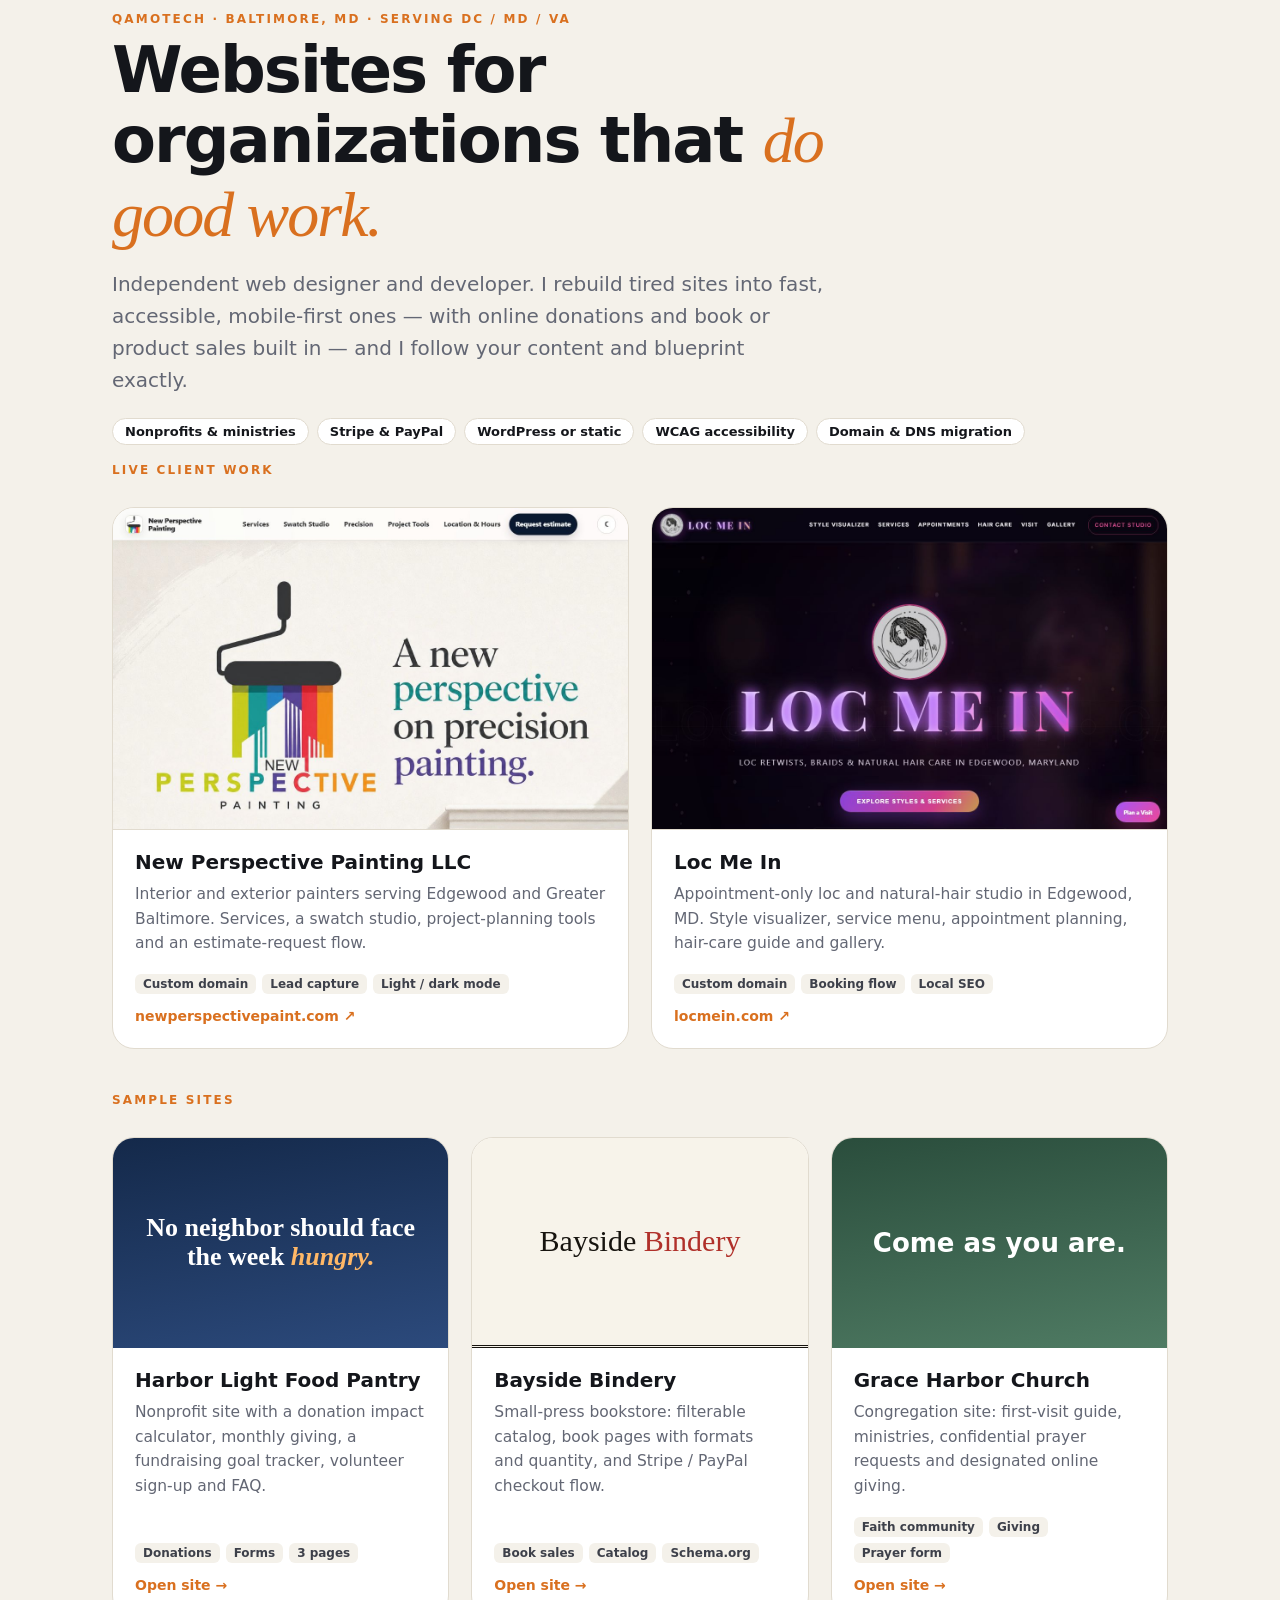
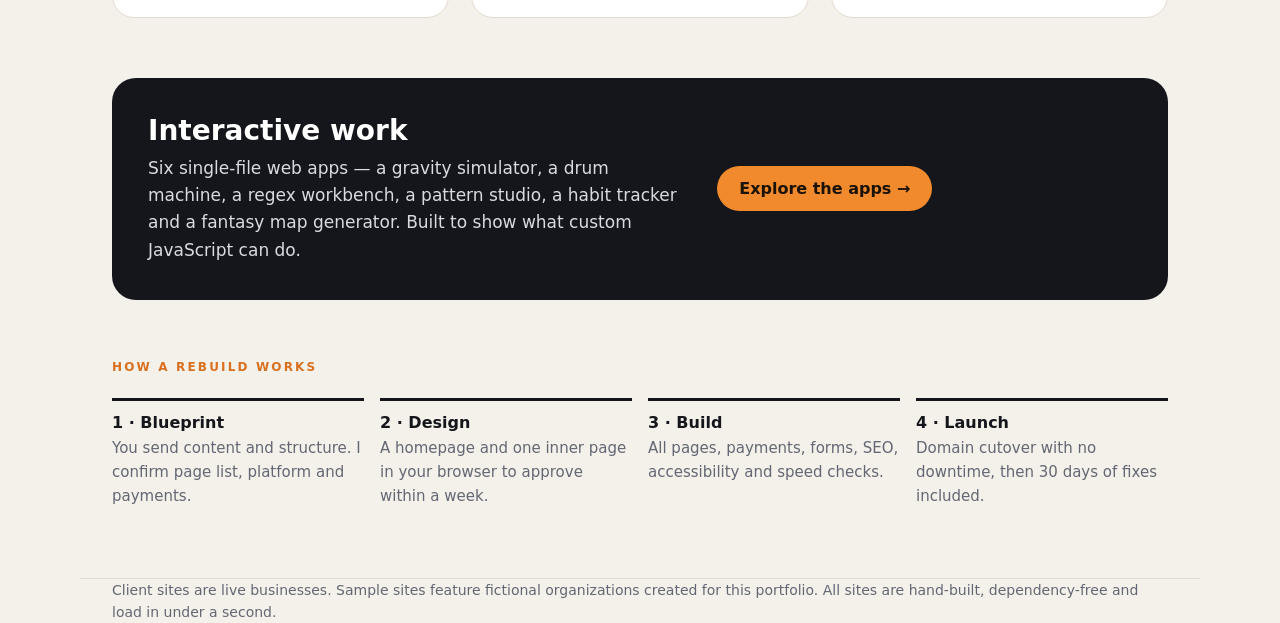
<file: index.html>
<!doctype html>
<html lang="en">
<head>
<meta charset="utf-8">
<meta name="viewport" content="width=device-width, initial-scale=1">
<title>qamotech — Web Design &amp; Build · Baltimore</title>
<meta name="description" content="Website design and build for nonprofits, ministries and small businesses in the DC / Maryland / Virginia area. Sample sites and interactive work.">
<link rel="icon" href="data:image/svg+xml,%3Csvg xmlns='http://www.w3.org/2000/svg' viewBox='0 0 64 64'%3E%3Crect width='64' height='64' rx='14' fill='%2314161b'/%3E%3Cpath d='M18 22h28M18 32h20M18 42h24' stroke='%23f08a2c' stroke-width='6' stroke-linecap='round'/%3E%3C/svg%3E">
<style>
:root{--bg:#f4f1ea;--ink:#14161b;--mute:#636774;--line:#e1dbcf;--card:#fff;--acc:#d9701f;
  --head:"Segoe UI Variable Display","Segoe UI",system-ui,-apple-system,sans-serif;--body:"Segoe UI Variable Text","Segoe UI",system-ui,-apple-system,sans-serif;--serif:"Iowan Old Style","Palatino Linotype",Georgia,serif}
*{box-sizing:border-box}
body{margin:0;background:var(--bg);color:var(--ink);font:17px/1.6 var(--body)}
a{color:inherit}
:focus-visible{outline:3px solid var(--acc);outline-offset:3px;border-radius:6px}
.wrap{max-width:1120px;margin:0 auto;padding:0 clamp(16px,4vw,32px)}
header{padding:64px 0 36px}
.tag{font:700 12px var(--head);letter-spacing:.18em;text-transform:uppercase;color:var(--acc)}
h1{font:700 clamp(38px,5.6vw,64px)/1.03 var(--head);letter-spacing:-.03em;margin:10px 0 16px;max-width:17ch}
h1 em{font:italic 400 1em var(--serif);color:var(--acc)}
.intro{font-size:20px;color:var(--mute);max-width:56ch;margin:0}
.chips{display:flex;gap:8px;flex-wrap:wrap;margin-top:22px}
.chips span{border:1px solid var(--line);background:#fff;border-radius:999px;padding:5px 12px;font:600 13px var(--head)}
.grid{display:grid;grid-template-columns:repeat(3,1fr);gap:22px;margin:30px 0 60px}
.site{display:flex;flex-direction:column;background:var(--card);border:1px solid var(--line);border-radius:22px;overflow:hidden;text-decoration:none;transition:transform .25s cubic-bezier(.2,.8,.2,1),box-shadow .25s}
.site:hover,.site:focus-visible{transform:translateY(-5px);box-shadow:0 26px 50px -30px rgba(20,22,27,.5)}
.clients{display:grid;grid-template-columns:1fr 1fr;gap:22px;margin:30px 0 44px}
.client img{display:block;width:100%;height:auto;aspect-ratio:16/10;object-fit:cover;object-position:top;border-bottom:1px solid var(--line)}
.thumb{aspect-ratio:16/10;display:grid;place-items:center;position:relative;overflow:hidden}
.thumb .t{font:700 26px/1.1 var(--head);text-align:center;padding:0 20px;position:relative}
.t1{background:linear-gradient(170deg,#14294a,#2c4a7c);color:#fff}.t1 .t{font-family:var(--serif)}.t1 i{color:#ffb867;font-style:italic}
.t2{background:#f7f3ea;color:#17140f;border-bottom:3px double #17140f}.t2 .t{font:400 30px/1 "Didot","Bodoni MT",Georgia,serif}.t2 b{color:#b0302a;font-weight:400}
.t3{background:linear-gradient(170deg,#2a4d3c,#4f7b63);color:#fff}
.body{padding:20px 22px 24px;display:flex;flex-direction:column;gap:8px;flex:1}
.body h2{margin:0;font:700 20px var(--head)}
.body p{margin:0;color:var(--mute);font-size:15.5px}
.feat{display:flex;gap:6px;flex-wrap:wrap;margin-top:auto;padding-top:10px}
.feat span{font:600 12px var(--head);background:#f4f1ea;border-radius:6px;padding:3px 8px;color:#3d404a}
.open{font:700 14px var(--head);color:var(--acc);margin-top:6px}
.band{background:#14161b;color:#d9dbe0;border-radius:24px;padding:36px;display:grid;grid-template-columns:1.3fr 1fr;gap:30px;align-items:center;margin-bottom:60px}
.band h2{color:#fff;font:700 28px var(--head);margin:0 0 8px}
.band p{margin:0}
.band a.btn{display:inline-block;background:#f08a2c;color:#1b1206;text-decoration:none;font:700 16px var(--head);padding:13px 22px;border-radius:999px}
.how{display:grid;grid-template-columns:repeat(4,1fr);gap:16px;margin:24px 0 70px}
.how div{border-top:3px solid var(--ink);padding-top:12px}
.how b{font:700 16px var(--head);display:block}
.how p{margin:4px 0 0;color:var(--mute);font-size:15px}
footer{border-top:1px solid var(--line);padding:26px 0 40px;color:var(--mute);font-size:14px}
@media (max-width:900px){.grid,.band,.clients{grid-template-columns:1fr}.how{grid-template-columns:1fr 1fr}}
@media (prefers-reduced-motion:reduce){*{transition:none!important}}
</style>
</head>
<body>
<header class="wrap">
  <p class="tag">qamotech · Baltimore, MD · serving DC / MD / VA</p>
  <h1>Websites for organizations that <em>do good work.</em></h1>
  <p class="intro">Independent web designer and developer. I rebuild tired sites into fast, accessible, mobile-first ones — with online donations and book or product sales built in — and I follow your content and blueprint exactly.</p>
  <div class="chips"><span>Nonprofits &amp; ministries</span><span>Stripe &amp; PayPal</span><span>WordPress or static</span><span>WCAG accessibility</span><span>Domain &amp; DNS migration</span></div>
</header>

<main class="wrap">
  <h2 class="tag" style="margin:18px 0 0">Live client work</h2>
  <div class="clients">
    <a class="site client" href="https://newperspectivepaint.com/" rel="noopener">
      <img src="img/npp.jpg" alt="Homepage of newperspectivepaint.com: New Perspective Painting logo and the headline 'A new perspective on precision painting.'" width="1200" height="750" loading="lazy">
      <div class="body"><h2>New Perspective Painting LLC</h2><p>Interior and exterior painters serving Edgewood and Greater Baltimore. Services, a swatch studio, project-planning tools and an estimate-request flow.</p>
        <div class="feat"><span>Custom domain</span><span>Lead capture</span><span>Light / dark mode</span></div><span class="open">newperspectivepaint.com ↗</span></div>
    </a>
    <a class="site client" href="https://locmein.com/" rel="noopener">
      <img src="img/locmein.jpg" alt="Homepage of locmein.com: Loc Me In natural-hair studio in Edgewood, Maryland, with glowing purple title" width="1200" height="750" loading="lazy">
      <div class="body"><h2>Loc Me In</h2><p>Appointment-only loc and natural-hair studio in Edgewood, MD. Style visualizer, service menu, appointment planning, hair-care guide and gallery.</p>
        <div class="feat"><span>Custom domain</span><span>Booking flow</span><span>Local SEO</span></div><span class="open">locmein.com ↗</span></div>
    </a>
  </div>

  <h2 class="tag" style="margin:18px 0 0">Sample sites</h2>
  <div class="grid">
    <a class="site" href="harbor-light/">
      <div class="thumb t1"><span class="t">No neighbor should face the week <i>hungry.</i></span></div>
      <div class="body"><h2>Harbor Light Food Pantry</h2><p>Nonprofit site with a donation impact calculator, monthly giving, a fundraising goal tracker, volunteer sign-up and FAQ.</p>
        <div class="feat"><span>Donations</span><span>Forms</span><span>3 pages</span></div><span class="open">Open site →</span></div>
    </a>
    <a class="site" href="bayside-bindery/">
      <div class="thumb t2"><span class="t">Bayside <b>Bindery</b></span></div>
      <div class="body"><h2>Bayside Bindery</h2><p>Small-press bookstore: filterable catalog, book pages with formats and quantity, and Stripe / PayPal checkout flow.</p>
        <div class="feat"><span>Book sales</span><span>Catalog</span><span>Schema.org</span></div><span class="open">Open site →</span></div>
    </a>
    <a class="site" href="grace-harbor/">
      <div class="thumb t3"><span class="t">Come as you are.</span></div>
      <div class="body"><h2>Grace Harbor Church</h2><p>Congregation site: first-visit guide, ministries, confidential prayer requests and designated online giving.</p>
        <div class="feat"><span>Faith community</span><span>Giving</span><span>Prayer form</span></div><span class="open">Open site →</span></div>
    </a>
  </div>

  <div class="band">
    <div><h2>Interactive work</h2><p>Six single-file web apps — a gravity simulator, a drum machine, a regex workbench, a pattern studio, a habit tracker and a fantasy map generator. Built to show what custom JavaScript can do.</p></div>
    <div><a class="btn" href="apps/">Explore the apps →</a></div>
  </div>

  <h2 class="tag" style="margin:0">How a rebuild works</h2>
  <div class="how">
    <div><b>1 · Blueprint</b><p>You send content and structure. I confirm page list, platform and payments.</p></div>
    <div><b>2 · Design</b><p>A homepage and one inner page in your browser to approve within a week.</p></div>
    <div><b>3 · Build</b><p>All pages, payments, forms, SEO, accessibility and speed checks.</p></div>
    <div><b>4 · Launch</b><p>Domain cutover with no downtime, then 30 days of fixes included.</p></div>
  </div>
</main>
<footer class="wrap">Client sites are live businesses. Sample sites feature fictional organizations created for this portfolio. All sites are hand-built, dependency-free and load in under a second.</footer>
</body>
</html>
</file>
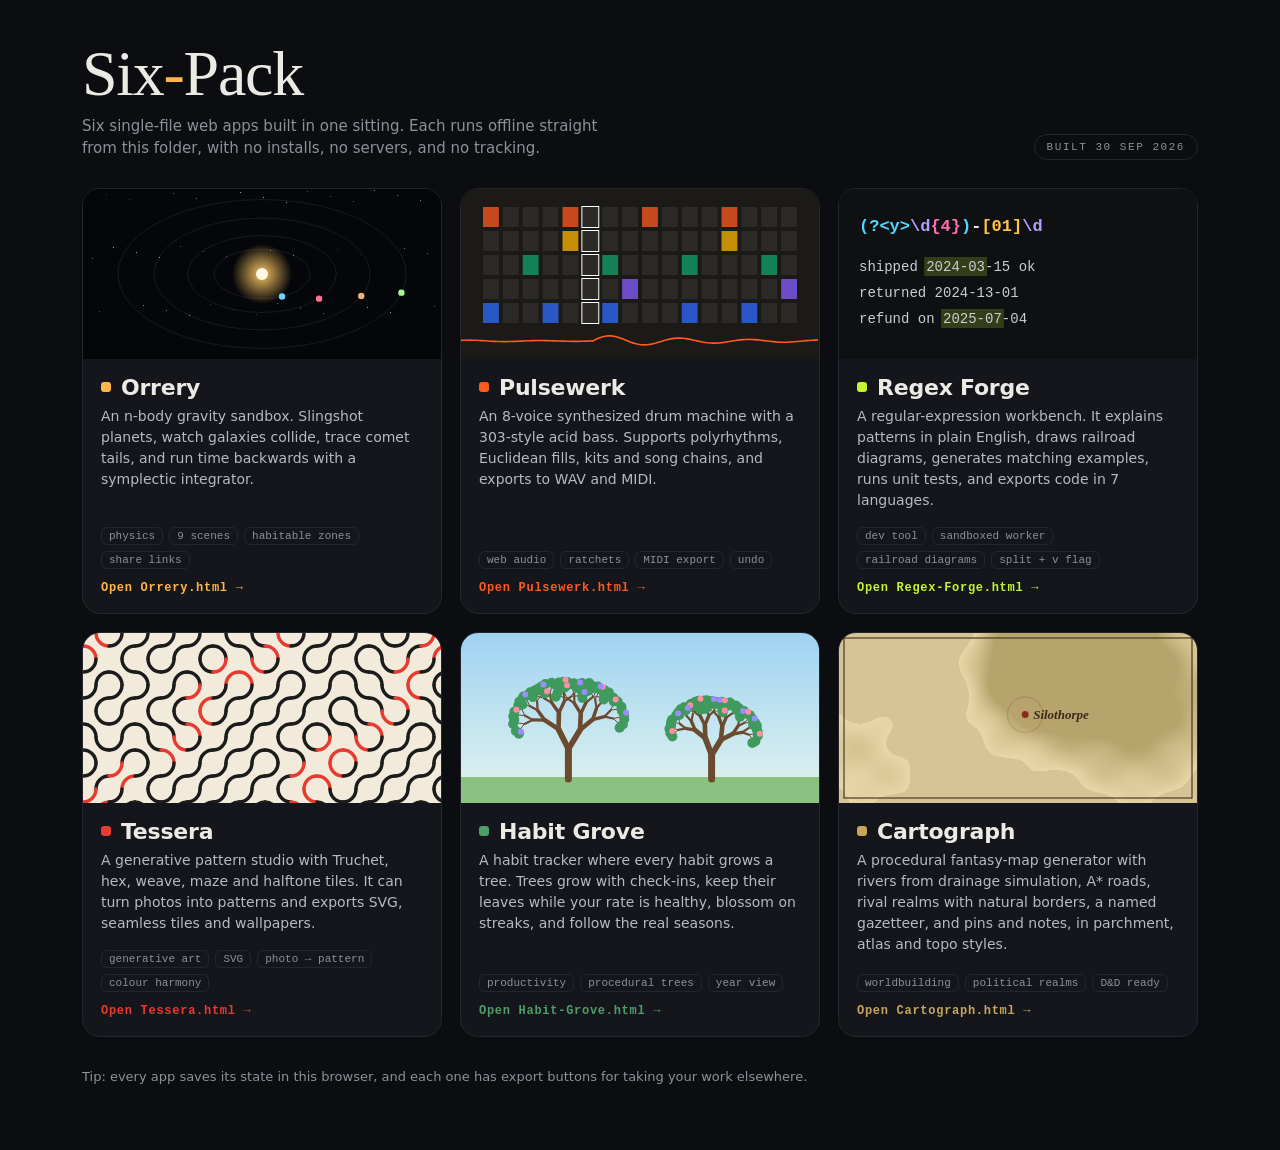
<file: apps/index.html>
<!doctype html>
<html lang="en">
<head>
<meta charset="utf-8">
<meta name="viewport" content="width=device-width,initial-scale=1">
<meta name="robots" content="noindex, nofollow">
<meta http-equiv="Content-Security-Policy" content="default-src 'none'; script-src 'unsafe-inline'; style-src 'unsafe-inline'; img-src data:; connect-src 'none'">
<meta name="theme-color" content="#0c0d10">
<title>Six-Pack — Launcher</title>
<link rel="icon" href="data:image/svg+xml,%3Csvg xmlns='http://www.w3.org/2000/svg' viewBox='0 0 64 64'%3E%3Crect width='64' height='64' rx='14' fill='%230c0d10'/%3E%3Cg fill='%23ffb547'%3E%3Crect x='10' y='12' width='12' height='16' rx='3'/%3E%3Crect x='26' y='12' width='12' height='16' rx='3' fill='%23ff5a1f'/%3E%3Crect x='42' y='12' width='12' height='16' rx='3' fill='%23c6f432'/%3E%3Crect x='10' y='36' width='12' height='16' rx='3' fill='%23e63b2e'/%3E%3Crect x='26' y='36' width='12' height='16' rx='3' fill='%234f9d69'/%3E%3Crect x='42' y='36' width='12' height='16' rx='3' fill='%23c9a45c'/%3E%3C/g%3E%3C/svg%3E">
<style>
:root{--bg:#0c0d10;--card:#14161b;--line:#23262e;--ink:#eceae4;--mute:#8d9099;--sans:"Segoe UI Variable Display","Segoe UI",system-ui,-apple-system,sans-serif;--serif:"Iowan Old Style","Palatino Linotype",Palatino,Georgia,serif;--mono:ui-monospace,"Cascadia Mono",Consolas,monospace}
*{box-sizing:border-box}
html,body{margin:0;background:var(--bg);color:var(--ink);font:15px/1.5 var(--sans)}
main{max-width:1180px;margin:0 auto;padding:44px clamp(14px,3vw,32px) 60px}
header{display:flex;align-items:flex-end;justify-content:space-between;gap:20px;flex-wrap:wrap;margin-bottom:28px}
h1{margin:0;font:400 clamp(40px,6vw,64px)/.95 var(--serif);letter-spacing:-.02em}
h1 em{font-style:italic;color:#ffb547}
header p{margin:10px 0 0;color:var(--mute);max-width:520px}
.stamp{font:11px var(--mono);letter-spacing:.14em;text-transform:uppercase;color:var(--mute);border:1px solid var(--line);border-radius:999px;padding:6px 12px}
.grid{display:grid;grid-template-columns:repeat(auto-fill,minmax(320px,1fr));gap:18px}
a.card{display:flex;flex-direction:column;text-decoration:none;color:inherit;background:var(--card);border:1px solid var(--line);border-radius:18px;overflow:hidden;transition:transform .25s cubic-bezier(.2,.8,.2,1),border-color .25s,box-shadow .25s;isolation:isolate}
a.card:hover,a.card:focus-visible{transform:translateY(-4px);border-color:var(--c);box-shadow:0 22px 50px -26px var(--c);outline:none}
a.card canvas{display:block;width:100%;height:170px;background:#000}
.body{padding:16px 18px 18px;display:flex;flex-direction:column;gap:6px;flex:1}
.body h2{margin:0;font:600 22px var(--sans);letter-spacing:-.01em;display:flex;align-items:center;gap:10px}
.body h2 i{width:10px;height:10px;border-radius:3px;background:var(--c)}
.body p{margin:0;color:#b8bac1;font-size:14px}
.tags{display:flex;flex-wrap:wrap;gap:6px;margin-top:auto;padding-top:10px}
.tags span{font:11px var(--mono);color:var(--mute);border:1px solid var(--line);border-radius:6px;padding:2px 7px}
.open{font:600 12px var(--mono);color:var(--c);letter-spacing:.06em;margin-top:6px}
footer{margin-top:30px;color:var(--mute);font-size:13px}
@media (prefers-reduced-motion:reduce){*,*::before,*::after{animation-duration:.01ms!important;transition-duration:.01ms!important}}
</style>
</head>
<body>
<main>
  <header>
    <div>
      <h1>Six<em>-</em>Pack</h1>
      <p>Six single-file web apps built in one sitting. Each runs offline straight from this folder, with no installs, no servers, and no tracking.</p>
    </div>
    <span class="stamp">Built 30 Sep 2026</span>
  </header>
  <div class="grid" id="grid"></div>
  <footer>Tip: every app saves its state in this browser, and each one has export buttons for taking your work elsewhere.</footer>
</main>
<script>
'use strict';
const APPS = [
  { f: 'Orrery.html', n: 'Orrery', c: '#ffb547', d: 'An n-body gravity sandbox. Slingshot planets, watch galaxies collide, trace comet tails, and run time backwards with a symplectic integrator.', t: ['physics', '9 scenes', 'habitable zones', 'share links'], p: 'orbit' },
  { f: 'Pulsewerk.html', n: 'Pulsewerk', c: '#ff5a1f', d: 'An 8-voice synthesized drum machine with a 303-style acid bass. Supports polyrhythms, Euclidean fills, kits and song chains, and exports to WAV and MIDI.', t: ['web audio', 'ratchets', 'MIDI export', 'undo'], p: 'steps' },
  { f: 'Regex-Forge.html', n: 'Regex Forge', c: '#c6f432', d: 'A regular-expression workbench. It explains patterns in plain English, draws railroad diagrams, generates matching examples, runs unit tests, and exports code in 7 languages.', t: ['dev tool', 'sandboxed worker', 'railroad diagrams', 'split + v flag'], p: 'regex' },
  { f: 'Tessera.html', n: 'Tessera', c: '#e63b2e', d: 'A generative pattern studio with Truchet, hex, weave, maze and halftone tiles. It can turn photos into patterns and exports SVG, seamless tiles and wallpapers.', t: ['generative art', 'SVG', 'photo → pattern', 'colour harmony'], p: 'tiles' },
  { f: 'Habit-Grove.html', n: 'Habit Grove', c: '#4f9d69', d: 'A habit tracker where every habit grows a tree. Trees grow with check-ins, keep their leaves while your rate is healthy, blossom on streaks, and follow the real seasons.', t: ['productivity', 'procedural trees', 'year view'], p: 'tree' },
  { f: 'Cartograph.html', n: 'Cartograph', c: '#c9a45c', d: 'A procedural fantasy-map generator with rivers from drainage simulation, A* roads, rival realms with natural borders, a named gazetteer, and pins and notes, in parchment, atlas and topo styles.', t: ['worldbuilding', 'political realms', 'D&D ready'], p: 'map' }
];
const reduce = matchMedia('(prefers-reduced-motion: reduce)').matches;
const grid = document.getElementById('grid'), previews = [];
for (const a of APPS) {
  const card = document.createElement('a'); card.className = 'card'; card.href = a.f; card.style.setProperty('--c', a.c);
  card.setAttribute('aria-label', `Open ${a.n}: ${a.d}`);
  const cv = document.createElement('canvas'); cv.setAttribute('aria-hidden', 'true');
  const body = document.createElement('div'); body.className = 'body';
  const h = document.createElement('h2'); const sw = document.createElement('i'); h.append(sw, a.n);
  const p = document.createElement('p'); p.textContent = a.d;
  const tags = document.createElement('div'); tags.className = 'tags'; for (const t of a.t) { const s = document.createElement('span'); s.textContent = t; tags.append(s); }
  const open = document.createElement('div'); open.className = 'open'; open.textContent = `Open ${a.f} →`;
  body.append(h, p, tags, open); card.append(cv, body); grid.append(card);
  previews.push({ cv, ctx: cv.getContext('2d'), kind: a.p, color: a.c, seed: Math.random() * 1000 });
}
function size() { for (const v of previews) { const r = v.cv.getBoundingClientRect(), d = Math.min(devicePixelRatio || 1, 2); v.cv.width = r.width * d; v.cv.height = r.height * d; v.w = r.width; v.h = r.height; v.ctx.setTransform(d, 0, 0, d, 0, 0); } }
function mulberry(a) { return () => { a |= 0; a = a + 0x6D2B79F5 | 0; let t = Math.imul(a ^ a >>> 15, 1 | a); t = t + Math.imul(t ^ t >>> 7, 61 | t) ^ t; return ((t ^ t >>> 14) >>> 0) / 4294967296; }; }
const DRAW = {
  orbit(x, w, h, t) {
    x.fillStyle = '#05060a'; x.fillRect(0, 0, w, h);
    const cx = w / 2, cy = h / 2;
    for (let k = 0; k < 40; k++) { x.fillStyle = `rgba(255,255,255,${.2 + (k % 5) / 10})`; x.fillRect((k * 97) % w, (k * 57) % h, 1, 1); }
    const g = x.createRadialGradient(cx, cy, 2, cx, cy, 30); g.addColorStop(0, 'rgba(255,200,100,.9)'); g.addColorStop(1, 'rgba(255,200,100,0)'); x.fillStyle = g; x.beginPath(); x.arc(cx, cy, 30, 0, 7); x.fill();
    x.fillStyle = '#fff8e6'; x.beginPath(); x.arc(cx, cy, 6, 0, 7); x.fill();
    [[40, .9, '#6fd3ff'], [62, .55, '#ff6f91'], [90, .32, '#e8b27a'], [120, .2, '#9dff8a']].forEach(([r, s, c]) => {
      x.strokeStyle = 'rgba(255,255,255,.08)'; x.beginPath(); x.ellipse(cx, cy, r * 1.2, r * .62, 0, 0, 7); x.stroke();
      const a = t * s; x.fillStyle = c; x.beginPath(); x.arc(cx + Math.cos(a) * r * 1.2, cy + Math.sin(a) * r * .62, 3.2, 0, 7); x.fill();
    });
  },
  steps(x, w, h, t) {
    x.fillStyle = '#1c1a17'; x.fillRect(0, 0, w, h);
    const cols = 16, rows = 5, gw = (w - 40) / cols, gh = (h - 50) / rows, ph = Math.floor(t * 4) % cols;
    const pat = ['1000100010001000', '0000100000001000', '0010001000100010', '0000000100000001', '1001001000100100'];
    const cs = ['#ff5a1f', '#ffb400', '#12a36b', '#8a5cff', '#2e6bff'];
    for (let r = 0; r < rows; r++) for (let c = 0; c < cols; c++) {
      const on = pat[r][c] === '1', hit = on && c === ph;
      x.fillStyle = on ? cs[r] : 'rgba(255,255,255,.07)'; x.globalAlpha = hit ? 1 : on ? .75 : 1;
      x.fillRect(20 + c * gw + 2, 16 + r * gh + 2, gw - 4, gh - 4);
      if (c === ph) { x.globalAlpha = 1; x.strokeStyle = '#fff'; x.lineWidth = 1; x.strokeRect(20 + c * gw + 1.5, 16 + r * gh + 1.5, gw - 3, gh - 3); }
    }
    x.globalAlpha = 1; x.strokeStyle = '#ff5a1f'; x.lineWidth = 1.6; x.beginPath();
    for (let i = 0; i <= w; i += 3) { const y = h - 18 + Math.sin(i * .09 + t * 8) * 6 * Math.exp(-((i / w + t * .5) % 1) * 3); i ? x.lineTo(i, y) : x.moveTo(i, y); }
    x.stroke();
  },
  regex(x, w, h, t) {
    x.fillStyle = '#0e1012'; x.fillRect(0, 0, w, h);
    x.font = '600 17px ' + getComputedStyle(document.body).getPropertyValue('--mono');
    const toks = [['(?<y>', '#4fd6ff'], ['\\d', '#b69cff'], ['{4}', '#ff6fae'], [')', '#4fd6ff'], ['-', '#e4e7ea'], ['[01]', '#ffc24b'], ['\\d', '#b69cff']];
    let px = 20; for (const [s, c] of toks) { x.fillStyle = c; x.fillText(s, px, 42); px += x.measureText(s).width; }
    x.font = '14px ' + getComputedStyle(document.body).getPropertyValue('--mono');
    const lines = ['shipped 2024-03-15 ok', 'returned 2024-13-01', 'refund on 2025-07-04'], k = Math.floor(t * .8) % 3;
    lines.forEach((l, i) => {
      const y = 82 + i * 26, m = l.search(/\d{4}-[01]\d/);
      if (m >= 0 && !l.includes('-13-')) { const bx = 20 + x.measureText(l.slice(0, m)).width, bw = x.measureText(l.slice(m, m + 7)).width; x.fillStyle = i === k ? 'rgba(198,244,50,.45)' : 'rgba(198,244,50,.2)'; x.fillRect(bx - 2, y - 14, bw + 4, 19); }
      x.fillStyle = '#c8ced4'; x.fillText(l, 20, y);
    });
  },
  tiles(x, w, h, t, v) {
    const s = 26, cols = Math.ceil(w / s), rows = Math.ceil(h / s), r = mulberry(7);
    x.fillStyle = '#f2ebdc'; x.fillRect(0, 0, w, h); x.strokeStyle = '#1b1b1b'; x.lineWidth = 3.4; x.lineCap = 'round';
    for (let j = 0; j < rows; j++) for (let i = 0; i < cols; i++) {
      let o = r() < .5 ? 0 : 1;
      if (!reduce && Math.sin(t * .8 + i * .7 + j * .4) > .92) o ^= 1;
      const X = i * s, Y = j * s;
      x.strokeStyle = (i + j + o) % 7 === 0 ? '#e63b2e' : '#1b1b1b';
      x.beginPath();
      if (o) { x.arc(X, Y, s / 2, 0, Math.PI / 2); x.moveTo(X + s / 2, Y + s); x.arc(X + s, Y + s, s / 2, Math.PI, Math.PI * 1.5); }
      else { x.arc(X + s, Y, s / 2, Math.PI / 2, Math.PI); x.moveTo(X + s / 2, Y); x.moveTo(X, Y + s / 2); x.arc(X, Y + s, s / 2, Math.PI * 1.5, Math.PI * 2); }
      x.stroke();
    }
    void v;
  },
  tree(x, w, h, t) {
    const g = x.createLinearGradient(0, 0, 0, h); g.addColorStop(0, '#9fd3f2'); g.addColorStop(1, '#e3f4ee'); x.fillStyle = g; x.fillRect(0, 0, w, h);
    x.fillStyle = '#8cc281'; x.fillRect(0, h - 26, w, 26);
    const r = mulberry(11), leaves = [];
    const br = (px, py, a, len, d) => {
      const sway = reduce ? 0 : Math.sin(t * 1.3 + d) * .03 * d;
      const nx = px + Math.cos(a + sway) * len, ny = py + Math.sin(a + sway) * len;
      x.strokeStyle = '#6b4a2f'; x.lineWidth = Math.max(1, 7 - d * 1.2); x.beginPath(); x.moveTo(px, py); x.lineTo(nx, ny); x.stroke();
      if (d >= 6) { leaves.push([nx, ny]); return; }
      br(nx, ny, a - .35 - r() * .25, len * .74, d + 1); br(nx, ny, a + .35 + r() * .25, len * .74, d + 1);
    };
    x.lineCap = 'round';
    [[w * .3, 30], [w * .7, 24]].forEach(([bx, L]) => br(bx, h - 24, -Math.PI / 2, L, 0));
    for (const [lx, ly] of leaves) { x.fillStyle = '#3f9a5d'; x.beginPath(); x.arc(lx, ly, 5, 0, 7); x.fill(); }
    leaves.forEach(([lx, ly], i) => { if (i % 5 === 0) { x.fillStyle = i % 10 ? '#ff8fa3' : '#9b8cff'; x.beginPath(); x.arc(lx + 2, ly - 2, 3, 0, 7); x.fill(); } });
  },
  map(x, w, h, t, v) {
    if (!v.img) {
      const img = x.createImageData(Math.ceil(w), Math.ceil(h)), r = mulberry(3), N = 6, pts = Array.from({ length: N }, () => [r() * w, r() * h, 30 + r() * 50]);
      for (let j = 0; j < img.height; j++) for (let i = 0; i < img.width; i++) {
        let e = -.55; for (const [px, py, rad] of pts) e += Math.exp(-((i - px) ** 2 + (j - py) ** 2) / (rad * rad * 2)) * .8;
        e += Math.sin(i * .09) * Math.cos(j * .11) * .08 + Math.sin(i * .031 + j * .027) * .1;
        const o = (j * img.width + i) * 4;
        if (e > 0) { const k = Math.min(1, e * 1.5); img.data[o] = 232 - k * 50; img.data[o + 1] = 214 - k * 50; img.data[o + 2] = 168 - k * 60; }
        else { img.data[o] = 214; img.data[o + 1] = 196; img.data[o + 2] = 150; }
        img.data[o + 3] = 255;
      }
      v.img = img;
    }
    x.putImageData(v.img, 0, 0);
    x.strokeStyle = 'rgba(59,42,26,.9)'; x.lineWidth = 1.2; x.strokeRect(5, 5, w - 10, h - 10);
    const pulse = reduce ? 0 : (t % 1.6) / 1.6;
    x.strokeStyle = `rgba(138,44,29,${1 - pulse})`; x.beginPath(); x.arc(w * .52, h * .48, 5 + pulse * 16, 0, 7); x.stroke();
    x.fillStyle = '#8a2c1d'; x.beginPath(); x.arc(w * .52, h * .48, 3.5, 0, 7); x.fill();
    x.fillStyle = '#3b2a1a'; x.font = 'italic 600 13px ' + getComputedStyle(document.body).getPropertyValue('--serif'); x.fillText('Silothorpe', w * .52 + 8, h * .48 + 4);
  }
};
let raf = 0;
function frame(ts) {
  raf = 0; const t = ts / 1000;
  for (const v of previews) { if (!v.w) continue; v.ctx.save(); DRAW[v.kind](v.ctx, v.w, v.h, t, v); v.ctx.restore(); }
  if (!reduce && !document.hidden) raf = requestAnimationFrame(frame);
}
document.addEventListener('visibilitychange', () => { if (!document.hidden && !raf && !reduce) raf = requestAnimationFrame(frame); });
let rq = 0;
new ResizeObserver(() => { if (!rq) rq = requestAnimationFrame(() => { rq = 0; size(); for (const v of previews) v.img = null; if (!raf) raf = requestAnimationFrame(frame); }); }).observe(grid);
</script>
</body>
</html>
</file>
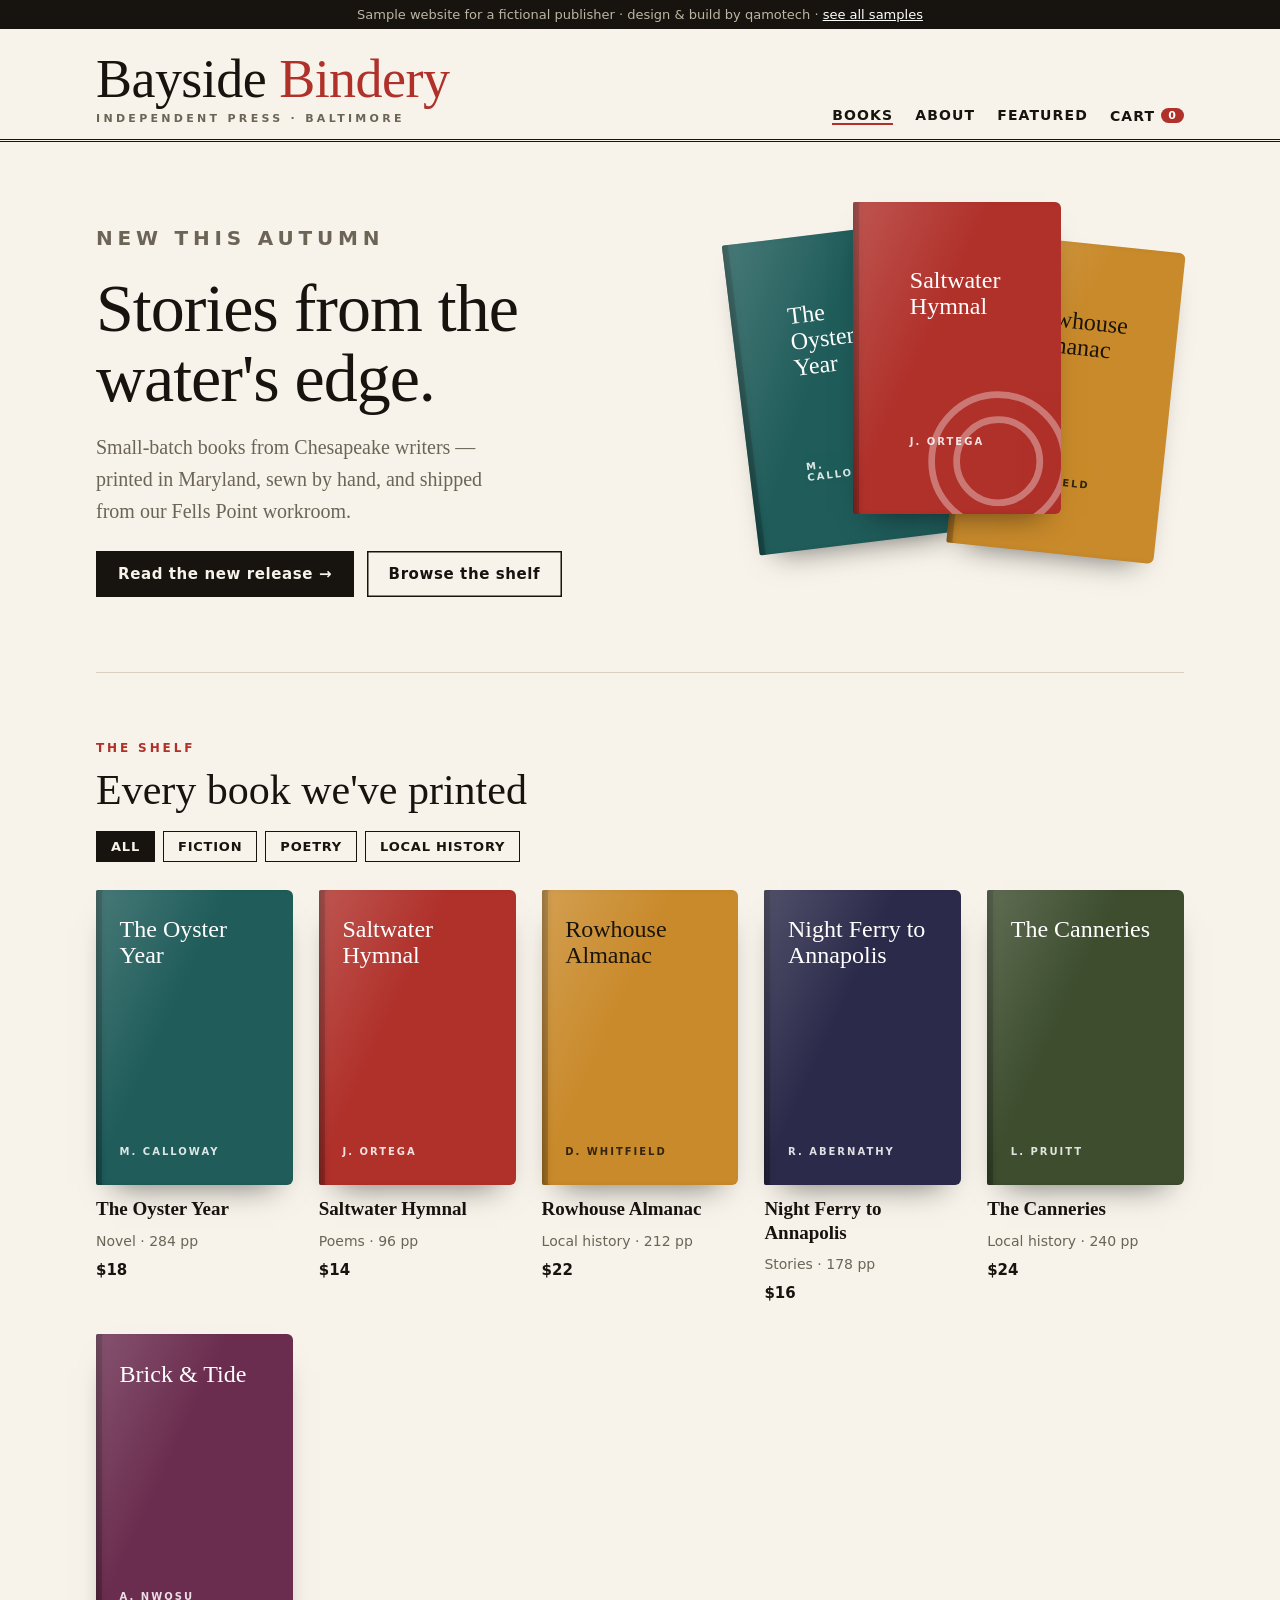
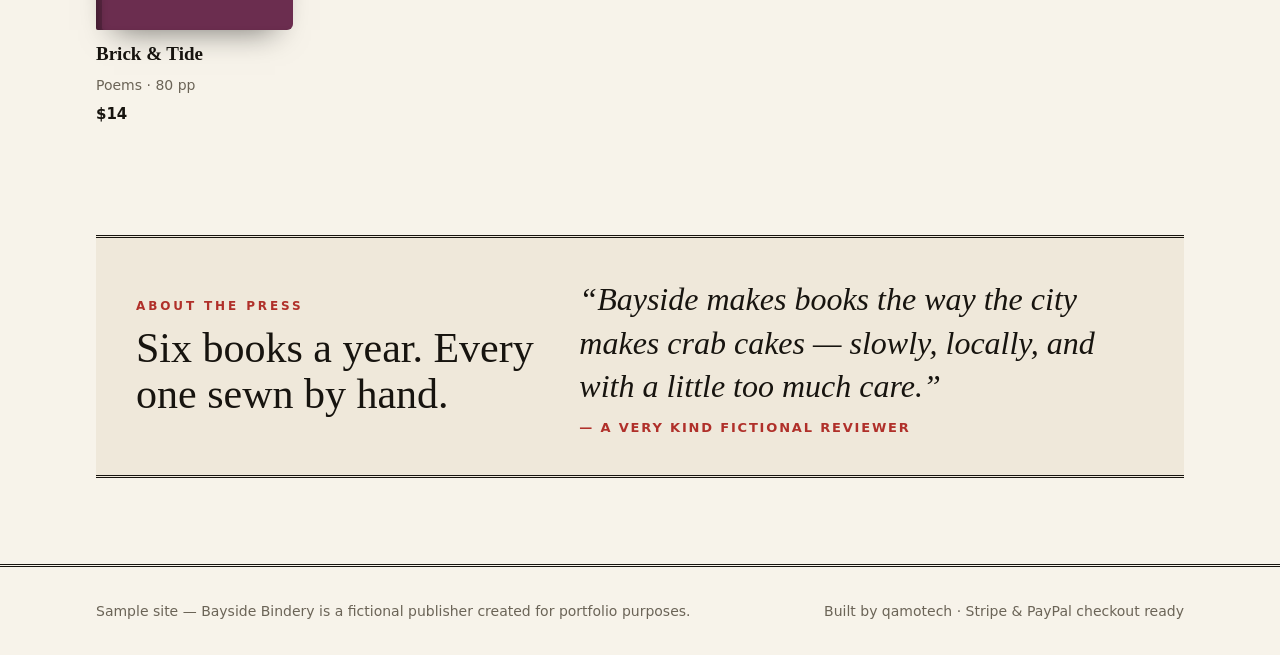
<file: bayside-bindery/index.html>
<!doctype html>
<html lang="en">
<head>
<meta charset="utf-8">
<meta name="viewport" content="width=device-width, initial-scale=1">
<title>Bayside Bindery — Independent Press, Baltimore (sample site)</title>
<meta name="description" content="Bayside Bindery publishes short fiction, local history and poetry from the Chesapeake. Sample bookstore website with online checkout.">
<meta name="robots" content="noindex">
<link rel="icon" href="data:image/svg+xml,%3Csvg xmlns='http://www.w3.org/2000/svg' viewBox='0 0 64 64'%3E%3Crect width='64' height='64' fill='%23f7f3ea'/%3E%3Crect x='14' y='10' width='34' height='44' fill='%23b0302a'/%3E%3Crect x='14' y='10' width='5' height='44' fill='%2317140f' opacity='.35'/%3E%3C/svg%3E">
<link rel="stylesheet" href="style.css">
</head>
<body>
<a class="skip" href="#main">Skip to content</a>
<div class="demo-bar">Sample website for a fictional publisher · design &amp; build by qamotech · <a href="../">see all samples</a></div>
<header class="masthead">
  <div class="wrap">
    <a class="logo" href="index.html">Bayside <span>Bindery</span><small>Independent press · Baltimore</small></a>
    <nav class="mast-nav" aria-label="Main">
      <a href="index.html" aria-current="page">Books</a>
      <a href="#about">About</a>
      <a href="book.html">Featured</a>
      <a class="cart" href="#" aria-label="Cart, 0 items">Cart <b>0</b></a>
    </nav>
  </div>
</header>

<main id="main" class="wrap">
  <section class="hero" aria-labelledby="hero-title">
    <div>
      <p class="kicker">New this autumn</p>
      <h1 id="hero-title">Stories from the water's edge.</h1>
      <p>Small-batch books from Chesapeake writers — printed in Maryland, sewn by hand, and shipped from our Fells Point workroom.</p>
      <a class="btn" href="book.html">Read the new release →</a>
      <a class="btn outline" href="#shelf" style="margin-left:8px">Browse the shelf</a>
    </div>
    <div class="hero-stack" aria-hidden="true">
      <div class="cover c1"><span class="t">The Oyster Year</span><span class="a">M. Calloway</span></div>
      <div class="cover c2"><span class="t">Saltwater Hymnal</span><span class="a">J. Ortega</span>
        <svg class="motif" viewBox="0 0 100 100"><circle cx="50" cy="50" r="40" fill="none" stroke="#fff" stroke-width="4"/><circle cx="50" cy="50" r="25" fill="none" stroke="#fff" stroke-width="4"/></svg></div>
      <div class="cover c4"><span class="t">Rowhouse Almanac</span><span class="a">D. Whitfield</span></div>
    </div>
  </section>

  <section id="shelf" aria-labelledby="shelf-title">
    <p class="kicker">The shelf</p>
    <h2 id="shelf-title">Every book we've printed</h2>
    <div class="filters" role="group" aria-label="Filter by genre">
      <button type="button" data-f="all" aria-pressed="true">All</button>
      <button type="button" data-f="fiction" aria-pressed="false">Fiction</button>
      <button type="button" data-f="poetry" aria-pressed="false">Poetry</button>
      <button type="button" data-f="history" aria-pressed="false">Local history</button>
    </div>
    <div class="shelf">
      <a class="book" href="book.html" data-g="fiction"><div class="cover c1"><span class="t">The Oyster Year</span><span class="a">M. Calloway</span></div><h3>The Oyster Year</h3><p>Novel · 284 pp</p><span class="price">$18</span></a>
      <a class="book" href="book.html" data-g="poetry"><div class="cover c2"><span class="t">Saltwater Hymnal</span><span class="a">J. Ortega</span></div><h3>Saltwater Hymnal</h3><p>Poems · 96 pp</p><span class="price">$14</span></a>
      <a class="book" href="book.html" data-g="history"><div class="cover c4"><span class="t">Rowhouse Almanac</span><span class="a">D. Whitfield</span></div><h3>Rowhouse Almanac</h3><p>Local history · 212 pp</p><span class="price">$22</span></a>
      <a class="book" href="book.html" data-g="fiction"><div class="cover c3"><span class="t">Night Ferry to Annapolis</span><span class="a">R. Abernathy</span></div><h3>Night Ferry to Annapolis</h3><p>Stories · 178 pp</p><span class="price">$16</span></a>
      <a class="book" href="book.html" data-g="history"><div class="cover c5"><span class="t">The Canneries</span><span class="a">L. Pruitt</span></div><h3>The Canneries</h3><p>Local history · 240 pp</p><span class="price">$24</span></a>
      <a class="book" href="book.html" data-g="poetry"><div class="cover c6"><span class="t">Brick &amp; Tide</span><span class="a">A. Nwosu</span></div><h3>Brick &amp; Tide</h3><p>Poems · 80 pp</p><span class="price">$14</span></a>
    </div>
  </section>

  <section id="about" aria-labelledby="about-title">
    <div class="pull">
      <div><p class="kicker">About the press</p><h2 id="about-title">Six books a year. Every one sewn by hand.</h2></div>
      <div>
        <blockquote>“Bayside makes books the way the city makes crab cakes — slowly, locally, and with a little too much care.”</blockquote>
        <cite>— a very kind fictional reviewer</cite>
      </div>
    </div>
  </section>
</main>

<footer>
  <div class="wrap"><span>Sample site — Bayside Bindery is a fictional publisher created for portfolio purposes.</span><span>Built by qamotech · Stripe &amp; PayPal checkout ready</span></div>
</footer>
<script>
  // genre filter
  document.querySelectorAll('.filters button').forEach(b => b.addEventListener('click', () => {
    const f = b.dataset.f;
    document.querySelectorAll('.filters button').forEach(x => x.setAttribute('aria-pressed', x === b));
    document.querySelectorAll('.book').forEach(k => { k.hidden = f !== 'all' && k.dataset.g !== f; });
  }));
</script>
</body>
</html>
</file>
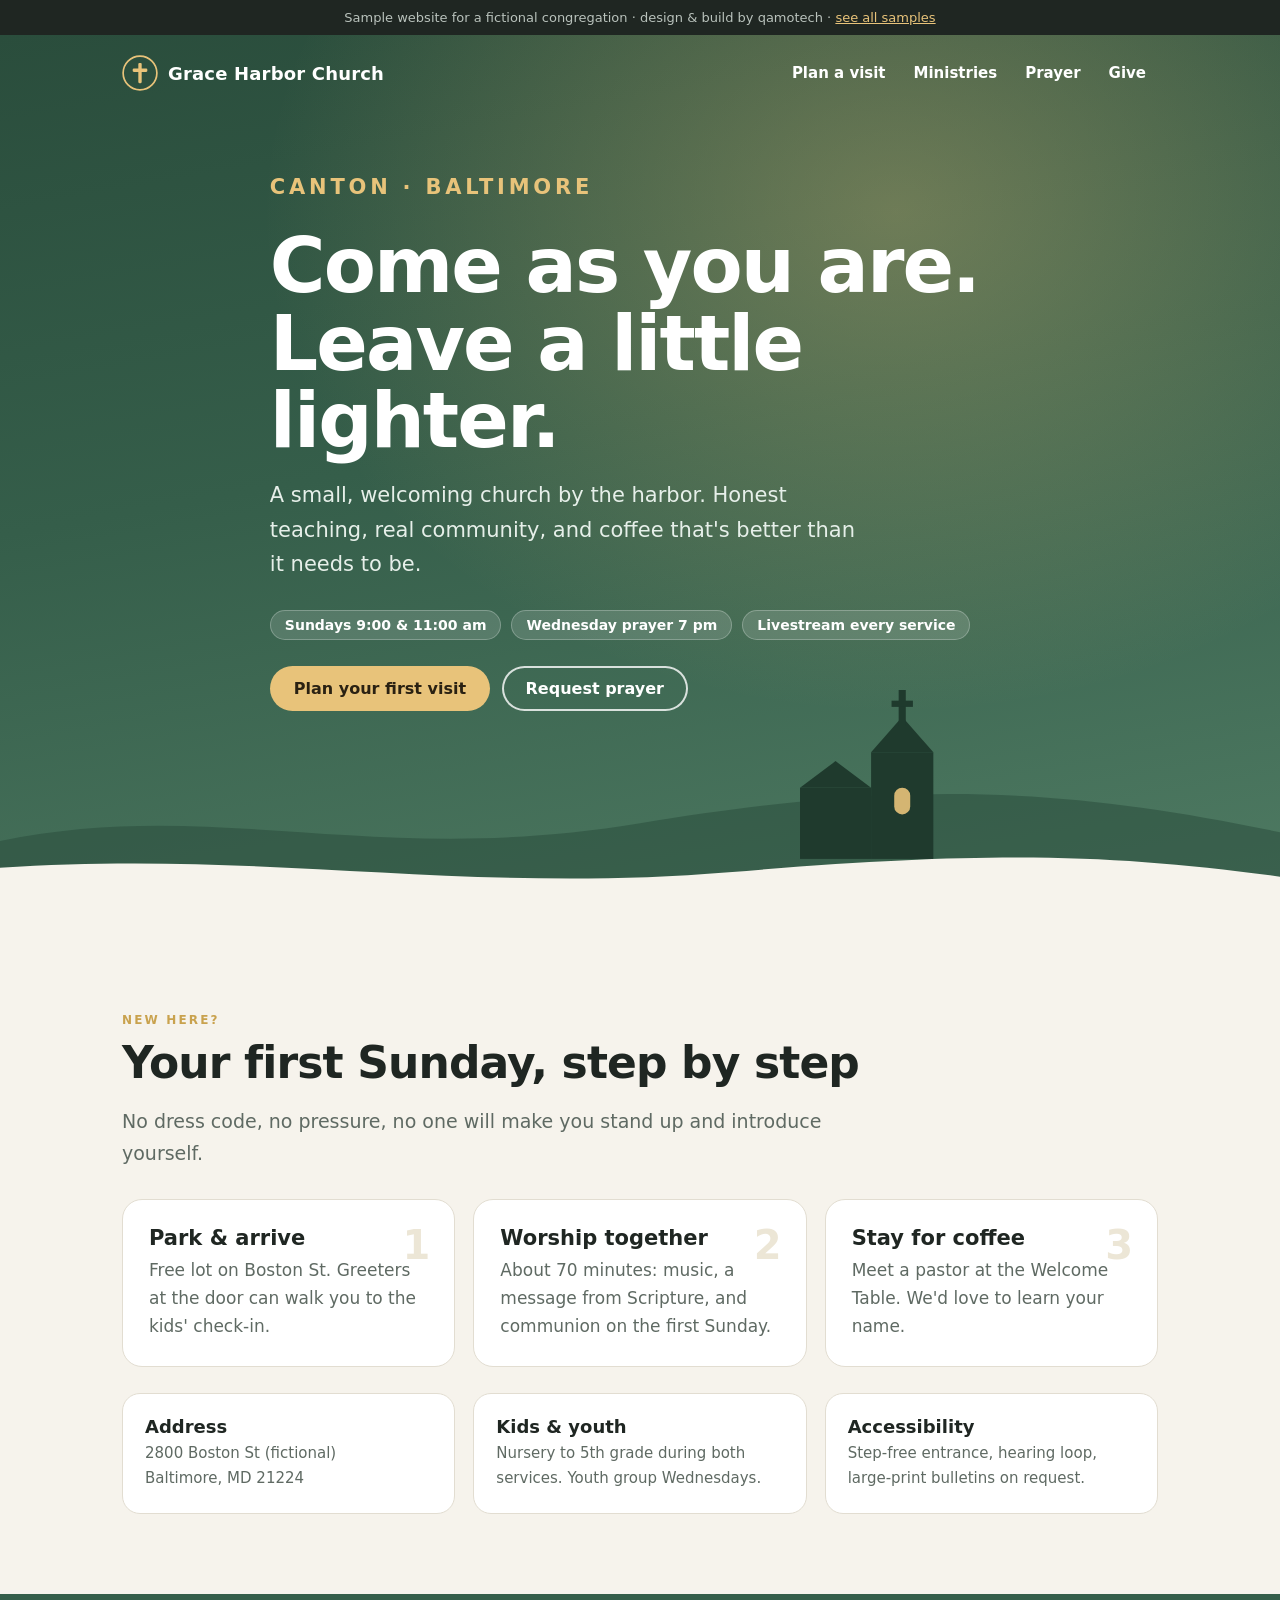
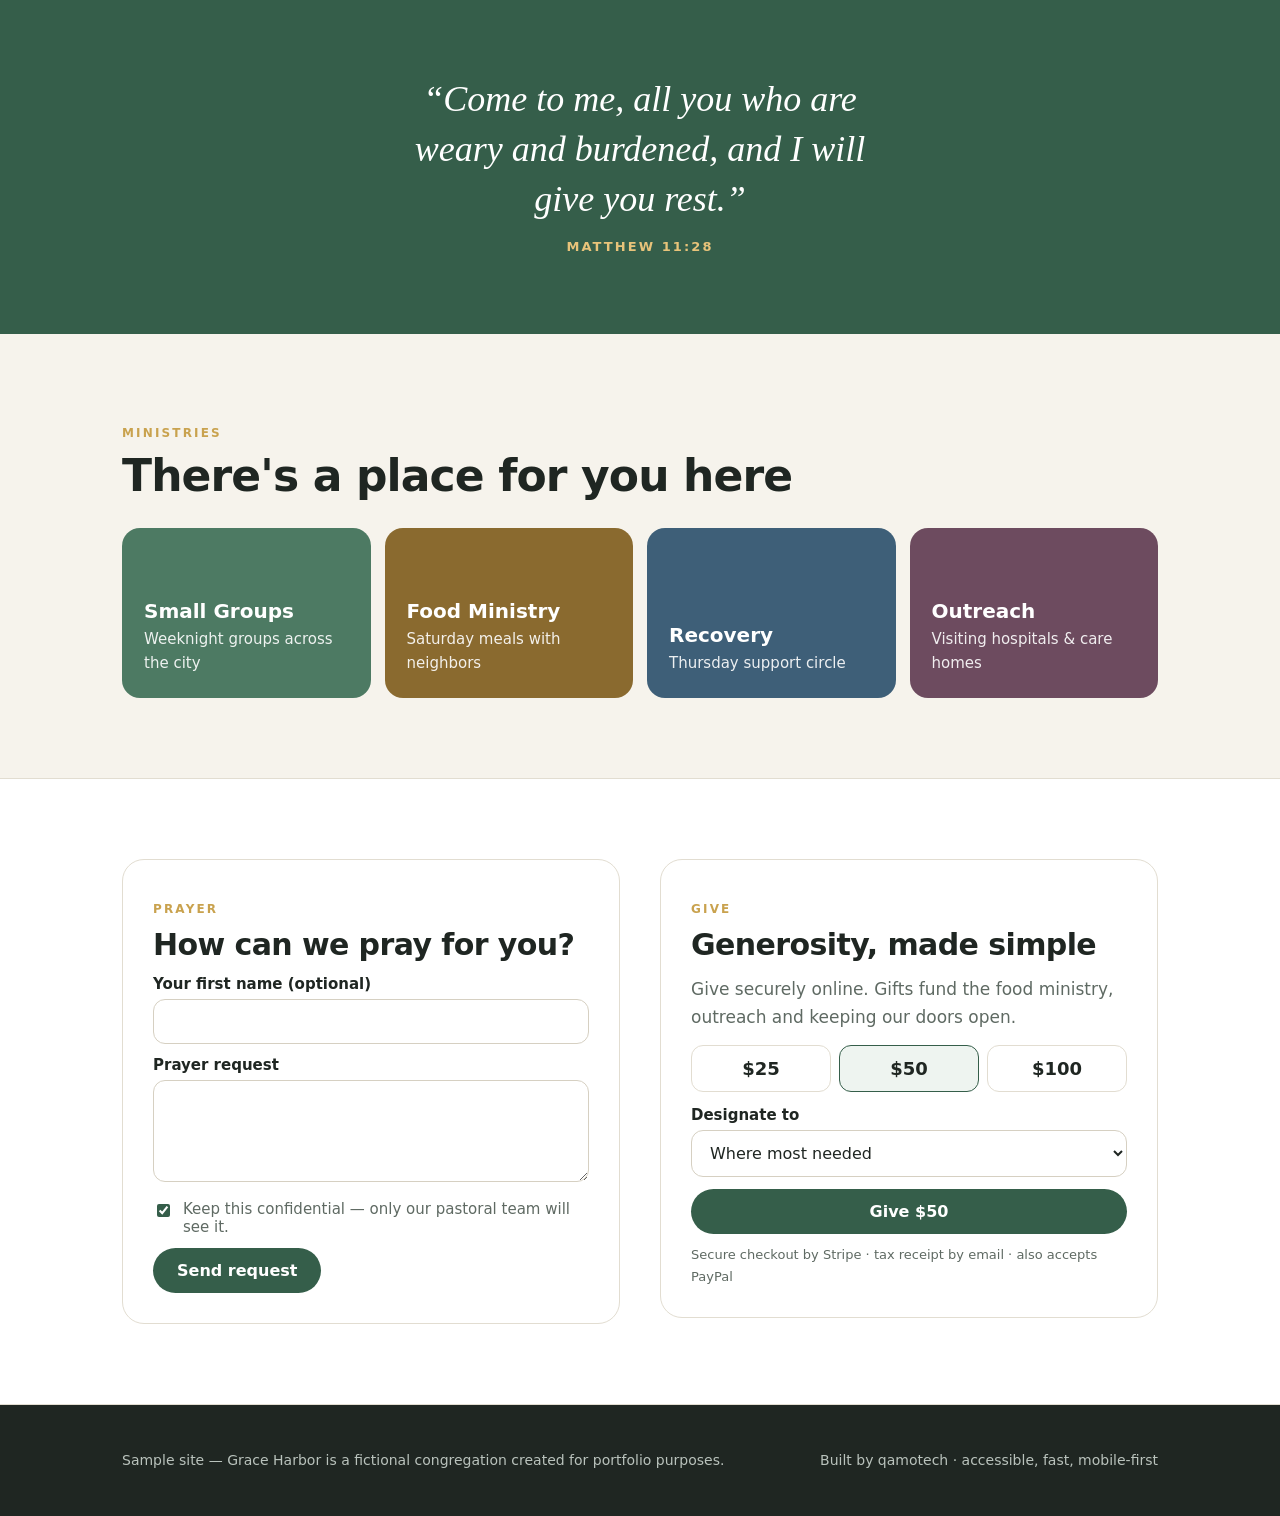
<file: grace-harbor/index.html>
<!doctype html>
<html lang="en">
<head>
<meta charset="utf-8">
<meta name="viewport" content="width=device-width, initial-scale=1">
<title>Grace Harbor Community Church — Baltimore (sample site)</title>
<meta name="description" content="Grace Harbor is a welcoming community church in Baltimore. Sunday worship at 9 & 11 am, ministries for every age, online giving and prayer requests. Sample website.">
<meta name="robots" content="noindex">
<link rel="icon" href="data:image/svg+xml,%3Csvg xmlns='http://www.w3.org/2000/svg' viewBox='0 0 64 64'%3E%3Crect width='64' height='64' rx='32' fill='%23355e4a'/%3E%3Crect x='29' y='12' width='6' height='40' rx='2' fill='%23e8c37a'/%3E%3Crect x='18' y='22' width='28' height='6' rx='2' fill='%23e8c37a'/%3E%3C/svg%3E">
<style>
:root{--sage:#355e4a;--sage2:#4d7a63;--gold:#c9a24e;--gold2:#e8c37a;--bone:#f6f3ec;--ink:#1f2622;--mute:#5f6a63;--line:#e2ddd1;
  --head:"Segoe UI Variable Display","Segoe UI",system-ui,-apple-system,sans-serif;--body:"Segoe UI Variable Text","Segoe UI",system-ui,-apple-system,sans-serif;--serif:"Iowan Old Style","Palatino Linotype",Georgia,serif}
*{box-sizing:border-box}
html{scroll-behavior:smooth}
body{margin:0;background:var(--bone);color:var(--ink);font:17px/1.65 var(--body)}
a{color:var(--sage)}
:focus-visible{outline:3px solid var(--gold);outline-offset:3px;border-radius:4px}
.wrap{max-width:1100px;margin:0 auto;padding:0 clamp(16px,4vw,32px)}
.skip{position:absolute;left:-999px;top:8px;background:var(--sage);color:#fff;padding:8px 14px;border-radius:8px;z-index:99}.skip:focus{left:8px}
.demo-bar{background:#1f2622;color:#b9c2bc;font-size:13px;text-align:center;padding:7px 12px}.demo-bar a{color:var(--gold2)}
header.top{position:absolute;left:0;right:0;z-index:5;color:#fff}
header.top .wrap{display:flex;align-items:center;gap:18px;min-height:76px}
.brand{display:flex;align-items:center;gap:10px;color:#fff;text-decoration:none;font:650 18px var(--head);letter-spacing:.01em}
.brand svg{flex:none}
header.top nav{margin-left:auto;display:flex;gap:4px;flex-wrap:wrap}
header.top nav a{color:#fff;text-decoration:none;font:600 15px var(--head);padding:8px 12px;border-radius:999px}
header.top nav a:hover{background:rgba(255,255,255,.14)}
.btn{display:inline-flex;align-items:center;gap:8px;border:0;cursor:pointer;text-decoration:none;font:700 16px var(--head);padding:13px 24px;border-radius:999px;background:var(--gold2);color:#2a2112;transition:transform .15s,background .15s}
.btn:hover{background:#f2d396;transform:translateY(-1px);color:#2a2112}
.btn.line{background:transparent;color:#fff;box-shadow:0 0 0 2px rgba(255,255,255,.8) inset}
.btn.line:hover{background:#fff;color:var(--sage)}
.btn.dark{background:var(--sage);color:#fff}.btn.dark:hover{background:var(--sage2);color:#fff}
.hero{position:relative;min-height:min(92vh,760px);display:grid;align-items:end;color:#fff;background:radial-gradient(ellipse at 70% 20%,#e8c37a55,transparent 50%),linear-gradient(170deg,#2a4d3c 0%,#355e4a 45%,#4f7b63 100%);overflow:hidden}
.hero svg.scene{position:absolute;inset:auto 0 0 0;width:100%;height:auto}
.hero .wrap{position:relative;z-index:2;padding-top:140px;padding-bottom:clamp(120px,18vw,210px)}
.hero h1{font:700 clamp(40px,6.4vw,76px)/1.02 var(--head);letter-spacing:-.025em;margin:0 0 18px;max-width:14ch}
.hero p{font-size:clamp(18px,1.8vw,21px);max-width:44ch;color:#e6efe9;margin:0 0 28px}
.times{display:flex;gap:10px;flex-wrap:wrap;margin-bottom:26px}
.times span{background:rgba(255,255,255,.14);border:1px solid rgba(255,255,255,.25);border-radius:999px;padding:6px 14px;font:600 14px var(--head)}
section{padding:80px 0}
.eyebrow{font:700 12px var(--head);letter-spacing:.18em;text-transform:uppercase;color:var(--gold)}
h2{font:700 clamp(30px,3.6vw,44px)/1.1 var(--head);letter-spacing:-.02em;margin:8px 0 14px}
.lead{color:var(--mute);font-size:19px;max-width:58ch}
.steps{display:grid;grid-template-columns:repeat(3,1fr);gap:18px;margin-top:30px}
.step{background:#fff;border:1px solid var(--line);border-radius:20px;padding:26px;position:relative}
.step b{position:absolute;top:22px;right:24px;font:700 40px var(--head);color:#ece6d6}
.step h3{margin:0 0 6px;font:700 21px var(--head)}
.step p{margin:0;color:var(--mute)}
.verse{background:var(--sage);color:#fff;text-align:center}
.verse blockquote{font:italic 400 clamp(24px,3vw,36px)/1.4 var(--serif);max-width:28ch;margin:0 auto}
.verse cite{display:block;margin-top:14px;font:700 13px var(--head);letter-spacing:.16em;text-transform:uppercase;color:var(--gold2);font-style:normal}
.min-grid{display:grid;grid-template-columns:repeat(4,1fr);gap:14px;margin-top:28px}
.min{border-radius:18px;padding:22px;color:#fff;min-height:170px;display:flex;flex-direction:column;justify-content:flex-end}
.min h3{margin:0;font:700 20px var(--head)}.min p{margin:4px 0 0;font-size:15px;opacity:.9}
.m1{background:#4d7a63}.m2{background:#8a6a2f}.m3{background:#3e5f78}.m4{background:#6d4b5f}
.two{display:grid;grid-template-columns:1fr 1fr;gap:40px;align-items:start}
.panel{background:#fff;border:1px solid var(--line);border-radius:22px;padding:30px}
label{display:grid;gap:6px;font:600 15px var(--head);margin-bottom:12px}
input,textarea,select{font:16px var(--body);padding:12px 14px;border:1.5px solid #d6d0c2;border-radius:12px;background:#fff;color:var(--ink)}
input:focus,textarea:focus,select:focus{outline:none;border-color:var(--sage);box-shadow:0 0 0 3px rgba(53,94,74,.15)}
.check{display:flex;gap:10px;align-items:flex-start;font:400 15px var(--body);color:var(--mute)}
.check input{margin-top:4px;accent-color:var(--sage)}
.ok{background:#e9f2ec;color:#244a36;border-radius:14px;padding:16px;font-weight:600}
.give-amts{display:grid;grid-template-columns:repeat(3,1fr);gap:8px;margin:14px 0}
.give-amts button{border:1.5px solid var(--line);background:#fff;border-radius:12px;padding:12px;font:700 18px var(--head);cursor:pointer;color:var(--ink)}
.give-amts button[aria-pressed=true]{border-color:var(--sage);background:#eef4f0}
.visit{display:grid;grid-template-columns:repeat(3,1fr);gap:18px;margin-top:26px}
.visit div{background:#fff;border:1px solid var(--line);border-radius:18px;padding:22px}
.visit h3{margin:0 0 4px;font:700 18px var(--head)}.visit p{margin:0;color:var(--mute);font-size:15px}
footer{background:#1f2622;color:#b9c2bc;padding:44px 0;font-size:14px}
footer .wrap{display:flex;justify-content:space-between;gap:20px;flex-wrap:wrap}
dialog{border:0;border-radius:22px;padding:28px;max-width:min(420px,calc(100vw - 32px));box-shadow:0 30px 80px rgba(0,0,0,.35)}
dialog::backdrop{background:rgba(31,38,34,.55)}
@media (max-width:860px){.steps,.min-grid,.two,.visit{grid-template-columns:1fr}.min-grid{grid-template-columns:1fr 1fr}header.top nav{display:none}}
@media (prefers-reduced-motion:reduce){*,*::before,*::after{animation-duration:.01ms!important;transition-duration:.01ms!important;scroll-behavior:auto!important}}
</style>
</head>
<body>
<a class="skip" href="#main">Skip to content</a>
<div class="demo-bar">Sample website for a fictional congregation · design &amp; build by qamotech · <a href="../">see all samples</a></div>
<header class="top">
  <div class="wrap">
    <a class="brand" href="#main"><svg width="36" height="36" viewBox="0 0 64 64" aria-hidden="true"><circle cx="32" cy="32" r="30" fill="none" stroke="#e8c37a" stroke-width="3"/><rect x="29" y="14" width="6" height="36" rx="2" fill="#e8c37a"/><rect x="19" y="24" width="26" height="6" rx="2" fill="#e8c37a"/></svg>Grace Harbor Church</a>
    <nav aria-label="Main"><a href="#visit">Plan a visit</a><a href="#ministries">Ministries</a><a href="#prayer">Prayer</a><a href="#give">Give</a></nav>
  </div>
</header>

<main id="main">
  <section class="hero" aria-labelledby="hero-title" style="padding:0">
    <div class="wrap">
      <p class="eyebrow" style="color:var(--gold2)">Canton · Baltimore</p>
      <h1 id="hero-title">Come as you are. Leave a little lighter.</h1>
      <p>A small, welcoming church by the harbor. Honest teaching, real community, and coffee that's better than it needs to be.</p>
      <div class="times" aria-label="Service times"><span>Sundays 9:00 &amp; 11:00 am</span><span>Wednesday prayer 7 pm</span><span>Livestream every service</span></div>
      <a class="btn" href="#visit">Plan your first visit</a> <a class="btn line" href="#prayer" style="margin-left:6px">Request prayer</a>
    </div>
    <svg class="scene" viewBox="0 0 1440 260" preserveAspectRatio="xMidYMax slice" aria-hidden="true">
      <path d="M0 170 C 240 120 420 200 720 150 S 1200 110 1440 160 V260 H0Z" fill="#2a4d3c" opacity=".55"/>
      <g fill="#1f3a2d"><rect x="980" y="70" width="70" height="120"/><polygon points="980,70 1015,30 1050,70"/><rect x="1011" y="0" width="8" height="40"/><rect x="1003" y="12" width="24" height="7"/><rect x="900" y="110" width="80" height="80"/><polygon points="900,110 940,80 980,110"/></g>
      <rect x="1006" y="110" width="18" height="30" rx="9" fill="#e8c37a" opacity=".9"/>
      <path d="M0 200 C 300 180 520 230 820 205 S 1250 185 1440 210 V260 H0Z" fill="#f6f3ec"/>
    </svg>
  </section>

  <section id="visit" aria-labelledby="visit-title">
    <div class="wrap">
      <p class="eyebrow">New here?</p>
      <h2 id="visit-title">Your first Sunday, step by step</h2>
      <p class="lead">No dress code, no pressure, no one will make you stand up and introduce yourself.</p>
      <div class="steps">
        <div class="step"><b>1</b><h3>Park &amp; arrive</h3><p>Free lot on Boston St. Greeters at the door can walk you to the kids' check-in.</p></div>
        <div class="step"><b>2</b><h3>Worship together</h3><p>About 70 minutes: music, a message from Scripture, and communion on the first Sunday.</p></div>
        <div class="step"><b>3</b><h3>Stay for coffee</h3><p>Meet a pastor at the Welcome Table. We'd love to learn your name.</p></div>
      </div>
      <div class="visit">
        <div><h3>Address</h3><p>2800 Boston St (fictional)<br>Baltimore, MD 21224</p></div>
        <div><h3>Kids &amp; youth</h3><p>Nursery to 5th grade during both services. Youth group Wednesdays.</p></div>
        <div><h3>Accessibility</h3><p>Step-free entrance, hearing loop, large-print bulletins on request.</p></div>
      </div>
    </div>
  </section>

  <section class="verse" aria-label="Verse of the week">
    <div class="wrap"><blockquote>“Come to me, all you who are weary and burdened, and I will give you rest.”</blockquote><cite>Matthew 11:28</cite></div>
  </section>

  <section id="ministries" aria-labelledby="min-title">
    <div class="wrap">
      <p class="eyebrow">Ministries</p>
      <h2 id="min-title">There's a place for you here</h2>
      <div class="min-grid">
        <div class="min m1"><h3>Small Groups</h3><p>Weeknight groups across the city</p></div>
        <div class="min m2"><h3>Food Ministry</h3><p>Saturday meals with neighbors</p></div>
        <div class="min m3"><h3>Recovery</h3><p>Thursday support circle</p></div>
        <div class="min m4"><h3>Outreach</h3><p>Visiting hospitals &amp; care homes</p></div>
      </div>
    </div>
  </section>

  <section style="background:#fff;border-top:1px solid var(--line);border-bottom:1px solid var(--line)">
    <div class="wrap two">
      <div id="prayer" class="panel" aria-labelledby="pr-title">
        <p class="eyebrow">Prayer</p>
        <h2 id="pr-title" style="font-size:30px">How can we pray for you?</h2>
        <form id="prForm" novalidate>
          <label for="pname">Your first name (optional)<input id="pname" autocomplete="given-name"></label>
          <label for="preq">Prayer request<textarea id="preq" rows="4" required aria-describedby="preqErr"></textarea><span id="preqErr" style="color:#a3261d;font-size:13px"></span></label>
          <label class="check"><input type="checkbox" id="pconf" checked> Keep this confidential — only our pastoral team will see it.</label>
          <button class="btn dark" type="submit">Send request</button>
        </form>
        <div id="prOk" class="ok" hidden tabindex="-1">Thank you. Our prayer team will lift this up this week. (Demo — nothing was sent.)</div>
      </div>
      <div id="give" class="panel" aria-labelledby="give-title">
        <p class="eyebrow">Give</p>
        <h2 id="give-title" style="font-size:30px">Generosity, made simple</h2>
        <p style="color:var(--mute);margin:0">Give securely online. Gifts fund the food ministry, outreach and keeping our doors open.</p>
        <div class="give-amts" role="group" aria-label="Gift amount"><button type="button" aria-pressed="false">$25</button><button type="button" aria-pressed="true">$50</button><button type="button" aria-pressed="false">$100</button></div>
        <label for="fund">Designate to<select id="fund"><option>Where most needed</option><option>Food Ministry</option><option>Outreach</option><option>Building fund</option></select></label>
        <button class="btn dark" id="giveBtn" type="button" style="width:100%;justify-content:center">Give $50</button>
        <p style="font-size:13px;color:var(--mute);margin:10px 0 0">Secure checkout by Stripe · tax receipt by email · also accepts PayPal</p>
      </div>
    </div>
  </section>
</main>

<dialog id="giveDlg" aria-labelledby="gd-title">
  <h2 id="gd-title" style="font-size:24px;margin-top:0">Giving preview</h2>
  <p id="gdText" style="color:var(--mute)"></p>
  <p style="font-size:13px;color:var(--mute)">On a live site this opens a hosted Stripe or PayPal page. Portfolio demo — no charge.</p>
  <form method="dialog"><button class="btn dark" style="width:100%;justify-content:center">Close</button></form>
</dialog>

<footer><div class="wrap"><span>Sample site — Grace Harbor is a fictional congregation created for portfolio purposes.</span><span>Built by qamotech · accessible, fast, mobile-first</span></div></footer>
<script>
(() => {
  const $ = s => document.querySelector(s);
  let amt = 50;
  document.querySelectorAll('.give-amts button').forEach(b => b.addEventListener('click', () => {
    amt = +b.textContent.replace('$', ''); document.querySelectorAll('.give-amts button').forEach(x => x.setAttribute('aria-pressed', x === b)); $('#giveBtn').textContent = 'Give $' + amt;
  }));
  $('#giveBtn').addEventListener('click', () => { $('#gdText').textContent = `$${amt} to “${$('#fund').value}”.`; $('#giveDlg').showModal(); });
  $('#prForm').addEventListener('submit', e => {
    e.preventDefault();
    const t = $('#preq');
    if (!t.value.trim()) { $('#preqErr').textContent = 'Please share a few words so we know how to pray.'; t.setAttribute('aria-invalid', 'true'); t.focus(); return; }
    $('#prForm').hidden = true; $('#prOk').hidden = false; $('#prOk').focus();
  });
})();
</script>
</body>
</html>
</file>
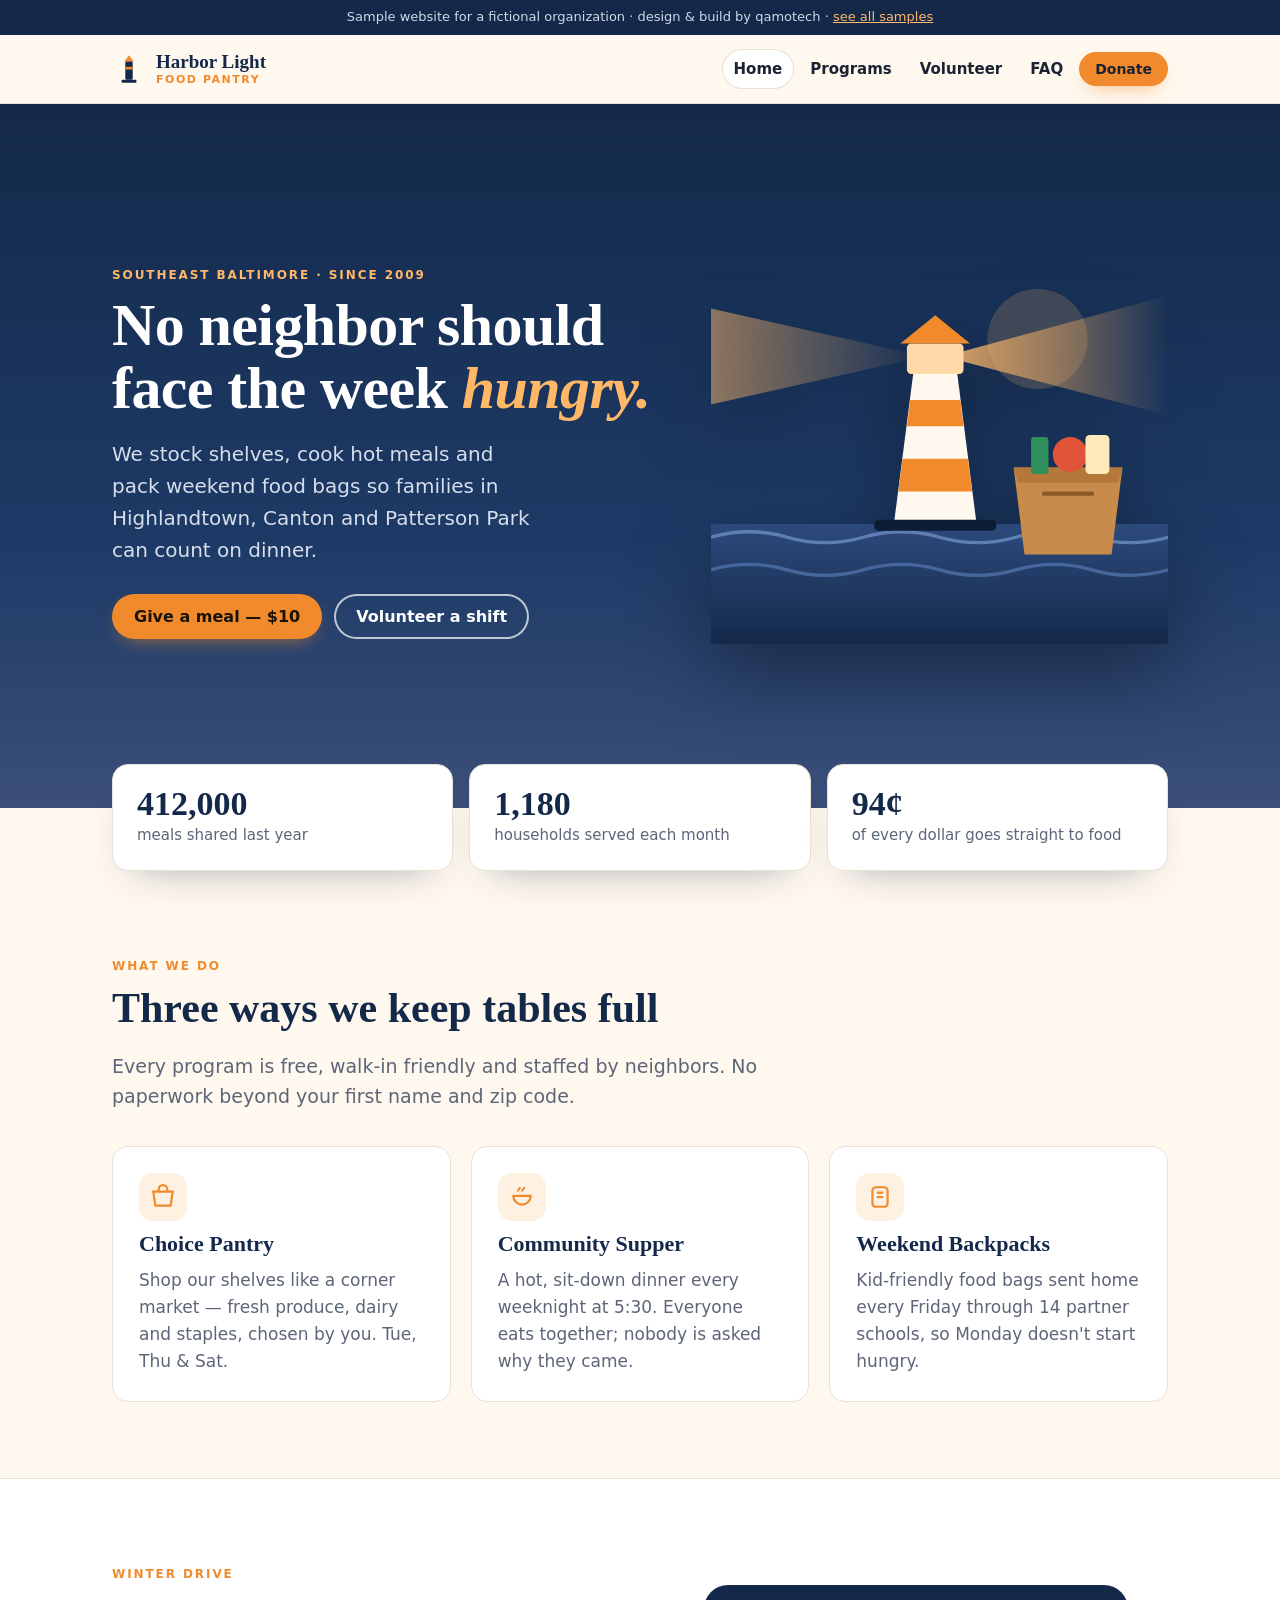
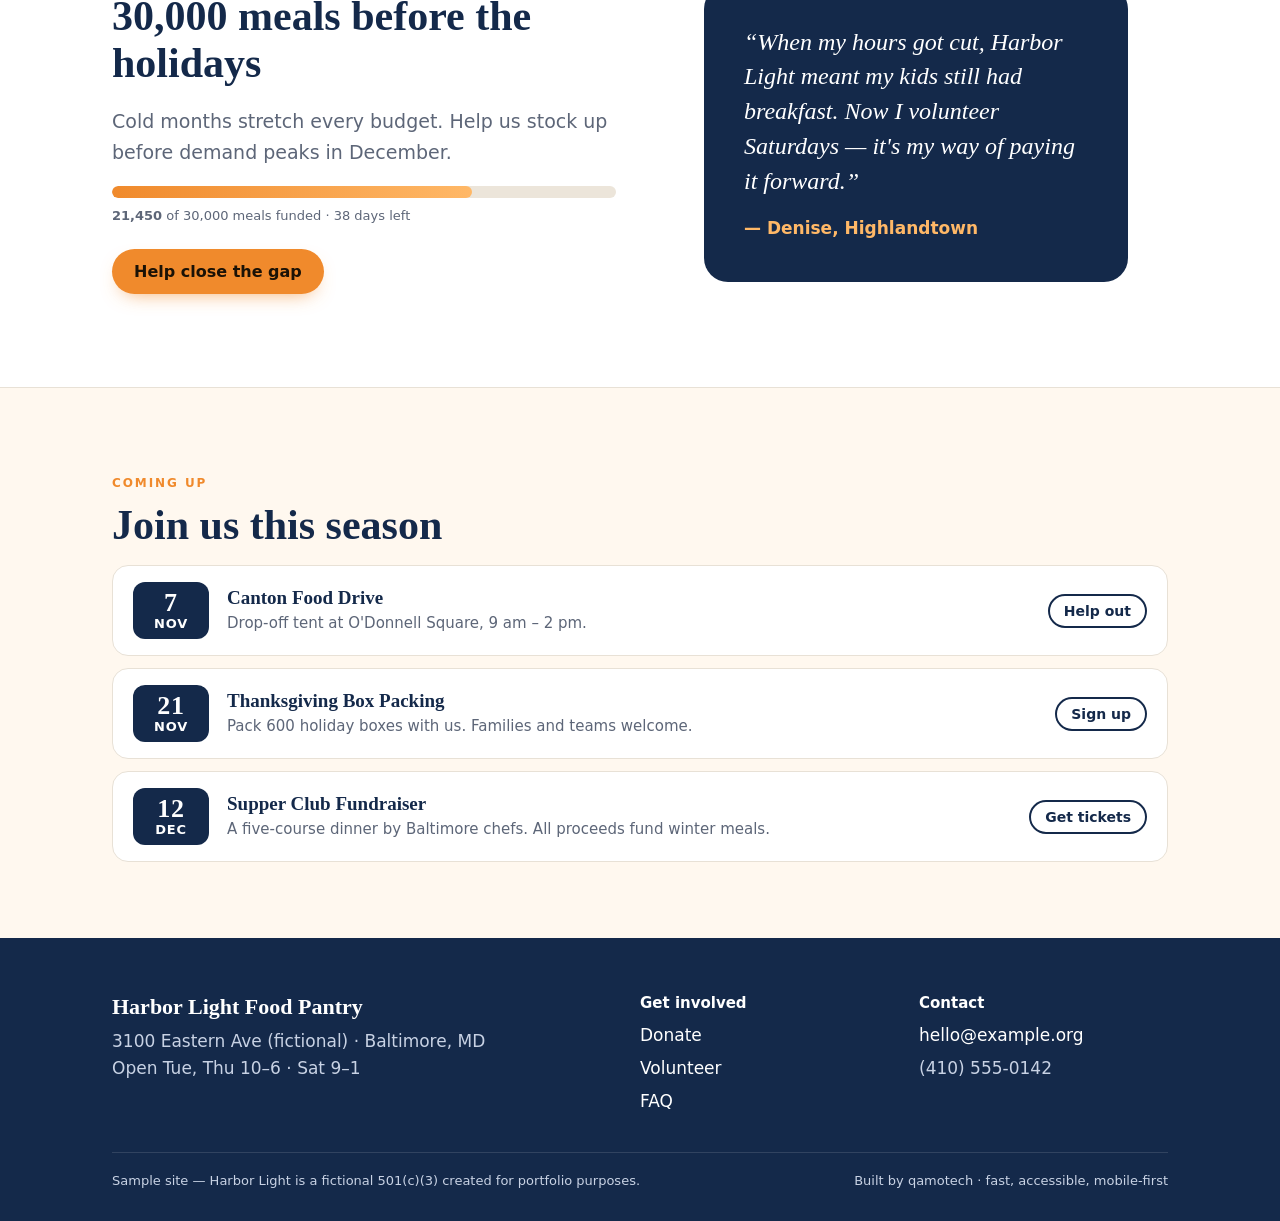
<file: harbor-light/index.html>
<!doctype html>
<html lang="en">
<head>
<meta charset="utf-8">
<meta name="viewport" content="width=device-width, initial-scale=1">
<title>Harbor Light Food Pantry — Baltimore (sample site)</title>
<meta name="description" content="Harbor Light Food Pantry serves Southeast Baltimore families with groceries, hot meals and weekend food bags for kids. Sample nonprofit website.">
<meta name="robots" content="noindex">
<meta property="og:title" content="Harbor Light Food Pantry">
<meta property="og:description" content="Groceries, hot meals and weekend food bags for Southeast Baltimore.">
<link rel="icon" href="data:image/svg+xml,%3Csvg xmlns='http://www.w3.org/2000/svg' viewBox='0 0 64 64'%3E%3Crect width='64' height='64' rx='14' fill='%2314294a'/%3E%3Cpath d='M32 10l7 10H25z' fill='%23f08a2c'/%3E%3Crect x='26' y='20' width='12' height='30' fill='%23fff'/%3E%3Crect x='22' y='50' width='20' height='6' fill='%23f08a2c'/%3E%3C/svg%3E">
<link rel="stylesheet" href="style.css">
</head>
<body>
<a class="skip" href="#main">Skip to content</a>
<div class="demo-bar">Sample website for a fictional organization · design &amp; build by qamotech · <a href="../">see all samples</a></div>
<header class="site-head">
  <div class="wrap" style="position:relative">
    <a class="brand" href="index.html" aria-label="Harbor Light Food Pantry home">
      <svg width="34" height="34" viewBox="0 0 64 64" aria-hidden="true"><path d="M32 6l9 12H23z" fill="#f08a2c"/><rect x="25" y="18" width="14" height="34" rx="2" fill="#14294a"/><rect x="25" y="28" width="14" height="5" fill="#f08a2c"/><rect x="18" y="52" width="28" height="6" rx="2" fill="#14294a"/></svg>
      <span>Harbor Light<small>Food Pantry</small></span>
    </a>
    <button class="menu-btn" aria-expanded="false" aria-controls="nav">Menu</button>
    <nav class="nav" id="nav" aria-label="Main">
      <a href="index.html" aria-current="page">Home</a>
      <a href="index.html#programs">Programs</a>
      <a href="volunteer.html">Volunteer</a>
      <a href="volunteer.html#faq">FAQ</a>
      <a class="btn sm" href="donate.html">Donate</a>
    </nav>
  </div>
</header>

<main id="main">
  <section class="hero" aria-labelledby="hero-title">
    <div class="wrap">
      <div>
        <p class="eyebrow" style="color:#ffb867">Southeast Baltimore · since 2009</p>
        <h1 id="hero-title">No neighbor should face the week <em>hungry.</em></h1>
        <p class="lede">We stock shelves, cook hot meals and pack weekend food bags so families in Highlandtown, Canton and Patterson Park can count on dinner.</p>
        <div class="ctas">
          <a class="btn" href="donate.html">Give a meal — $10</a>
          <a class="btn ghost" href="volunteer.html">Volunteer a shift</a>
        </div>
      </div>
      <svg class="hero-art" viewBox="0 0 420 360" role="img" aria-label="Illustration: a lighthouse shining over the harbor, with a bag of groceries">
        <defs><linearGradient id="beam" x1="0" x2="1"><stop offset="0" stop-color="#ffb867" stop-opacity=".85"/><stop offset="1" stop-color="#ffb867" stop-opacity="0"/></linearGradient>
        <linearGradient id="sea" x1="0" y1="0" x2="0" y2="1"><stop offset="0" stop-color="#2c4a7c"/><stop offset="1" stop-color="#14294a"/></linearGradient></defs>
        <circle cx="300" cy="80" r="46" fill="#ffb867" opacity=".18"/>
        <polygon points="214,96 420,40 420,150" fill="url(#beam)"/>
        <polygon points="196,96 0,52 0,140" fill="url(#beam)" opacity=".6"/>
        <rect x="0" y="250" width="420" height="110" fill="url(#sea)"/>
        <path d="M0 262 Q 35 252 70 262 T 140 262 T 210 262 T 280 262 T 350 262 T 420 262" stroke="#5f7fb3" stroke-width="3" fill="none"/>
        <path d="M0 292 Q 35 282 70 292 T 140 292 T 210 292 T 280 292 T 350 292 T 420 292" stroke="#45679c" stroke-width="3" fill="none"/>
        <path d="M168 250 L186 110 H226 L244 250 Z" fill="#fff8ef"/>
        <path d="M172 220 H240 L236 190 H176 Z M180 160 H232 L229 136 H183 Z" fill="#f08a2c"/>
        <rect x="180" y="84" width="52" height="28" rx="4" fill="#ffd9a8"/>
        <path d="M174 84 L206 58 L238 84 Z" fill="#f08a2c"/>
        <rect x="150" y="246" width="112" height="10" rx="4" fill="#0e1d36"/>
        <g transform="translate(272 168)">
          <path d="M6 30 H106 L96 110 H16 Z" fill="#c98b4c"/><path d="M6 30 H106 L102 44 H10 Z" fill="#b5773a"/>
          <rect x="22" y="2" width="16" height="34" rx="3" fill="#2f8f5b"/><circle cx="58" cy="18" r="16" fill="#e2543a"/><rect x="72" y="0" width="22" height="36" rx="4" fill="#ffe9b8"/>
          <path d="M34 54 h44" stroke="#8a5a26" stroke-width="4" stroke-linecap="round"/>
        </g>
      </svg>
    </div>
  </section>

  <div class="wrap">
    <div class="stat-row" role="list">
      <div class="stat" role="listitem"><b>412,000</b><span>meals shared last year</span></div>
      <div class="stat" role="listitem"><b>1,180</b><span>households served each month</span></div>
      <div class="stat" role="listitem"><b>94¢</b><span>of every dollar goes straight to food</span></div>
    </div>
  </div>

  <section id="programs" aria-labelledby="programs-title">
    <div class="wrap">
      <p class="eyebrow">What we do</p>
      <h2 id="programs-title">Three ways we keep tables full</h2>
      <p class="lead">Every program is free, walk-in friendly and staffed by neighbors. No paperwork beyond your first name and zip code.</p>
      <div class="cards">
        <article class="card">
          <div class="ico" aria-hidden="true"><svg width="26" height="26" viewBox="0 0 24 24" fill="none" stroke="currentColor" stroke-width="2"><path d="M3 7h18l-2 13H5z"/><path d="M8 7V5a4 4 0 0 1 8 0v2"/></svg></div>
          <h3>Choice Pantry</h3>
          <p>Shop our shelves like a corner market — fresh produce, dairy and staples, chosen by you. Tue, Thu &amp; Sat.</p>
        </article>
        <article class="card">
          <div class="ico" aria-hidden="true"><svg width="26" height="26" viewBox="0 0 24 24" fill="none" stroke="currentColor" stroke-width="2"><path d="M4 11h16a8 8 0 0 1-16 0z"/><path d="M8 7c0-2 2-2 2-4M12 7c0-2 2-2 2-4"/></svg></div>
          <h3>Community Supper</h3>
          <p>A hot, sit-down dinner every weeknight at 5:30. Everyone eats together; nobody is asked why they came.</p>
        </article>
        <article class="card">
          <div class="ico" aria-hidden="true"><svg width="26" height="26" viewBox="0 0 24 24" fill="none" stroke="currentColor" stroke-width="2"><rect x="5" y="3" width="14" height="18" rx="3"/><path d="M9 8h6M9 12h6"/></svg></div>
          <h3>Weekend Backpacks</h3>
          <p>Kid-friendly food bags sent home every Friday through 14 partner schools, so Monday doesn't start hungry.</p>
        </article>
      </div>
    </div>
  </section>

  <section class="band" aria-labelledby="goal-title">
    <div class="wrap split">
      <div>
        <p class="eyebrow">Winter drive</p>
        <h2 id="goal-title">30,000 meals before the holidays</h2>
        <p class="lead">Cold months stretch every budget. Help us stock up before demand peaks in December.</p>
        <div class="progress" role="progressbar" aria-valuemin="0" aria-valuemax="30000" aria-valuenow="21450" aria-label="Winter drive progress"><i data-pct="71.5" style="width:0"></i></div>
        <p class="fine" style="margin-top:8px"><b>21,450</b> of 30,000 meals funded · 38 days left</p>
        <p style="margin-top:22px"><a class="btn" href="donate.html">Help close the gap</a></p>
      </div>
      <blockquote class="quote">
        <p>“When my hours got cut, Harbor Light meant my kids still had breakfast. Now I volunteer Saturdays — it's my way of paying it forward.”</p>
        <cite>— Denise, Highlandtown</cite>
      </blockquote>
    </div>
  </section>

  <section aria-labelledby="events-title">
    <div class="wrap">
      <p class="eyebrow">Coming up</p>
      <h2 id="events-title">Join us this season</h2>
      <div class="events">
        <article class="event"><time datetime="2026-11-07"><b>7</b>Nov</time><div><h3>Canton Food Drive</h3><p>Drop-off tent at O'Donnell Square, 9 am – 2 pm.</p></div><a class="btn sm ghost" href="volunteer.html">Help out</a></article>
        <article class="event"><time datetime="2026-11-21"><b>21</b>Nov</time><div><h3>Thanksgiving Box Packing</h3><p>Pack 600 holiday boxes with us. Families and teams welcome.</p></div><a class="btn sm ghost" href="volunteer.html">Sign up</a></article>
        <article class="event"><time datetime="2026-12-12"><b>12</b>Dec</time><div><h3>Supper Club Fundraiser</h3><p>A five-course dinner by Baltimore chefs. All proceeds fund winter meals.</p></div><a class="btn sm ghost" href="donate.html">Get tickets</a></article>
      </div>
    </div>
  </section>
</main>

<footer>
  <div class="wrap">
    <div class="cols">
      <div><p style="font:600 22px var(--serif);color:#fff;margin:0 0 8px">Harbor Light Food Pantry</p><p style="margin:0;max-width:40ch">3100 Eastern Ave (fictional) · Baltimore, MD<br>Open Tue, Thu 10–6 · Sat 9–1</p></div>
      <div><h4>Get involved</h4><ul><li><a href="donate.html">Donate</a></li><li><a href="volunteer.html">Volunteer</a></li><li><a href="volunteer.html#faq">FAQ</a></li></ul></div>
      <div><h4>Contact</h4><ul><li><a href="mailto:hello@example.org">hello@example.org</a></li><li>(410) 555-0142</li></ul></div>
    </div>
    <div class="legal"><span>Sample site — Harbor Light is a fictional 501(c)(3) created for portfolio purposes.</span><span>Built by qamotech · fast, accessible, mobile-first</span></div>
  </div>
</footer>
<script src="site.js" defer></script>
</body>
</html>
</file>
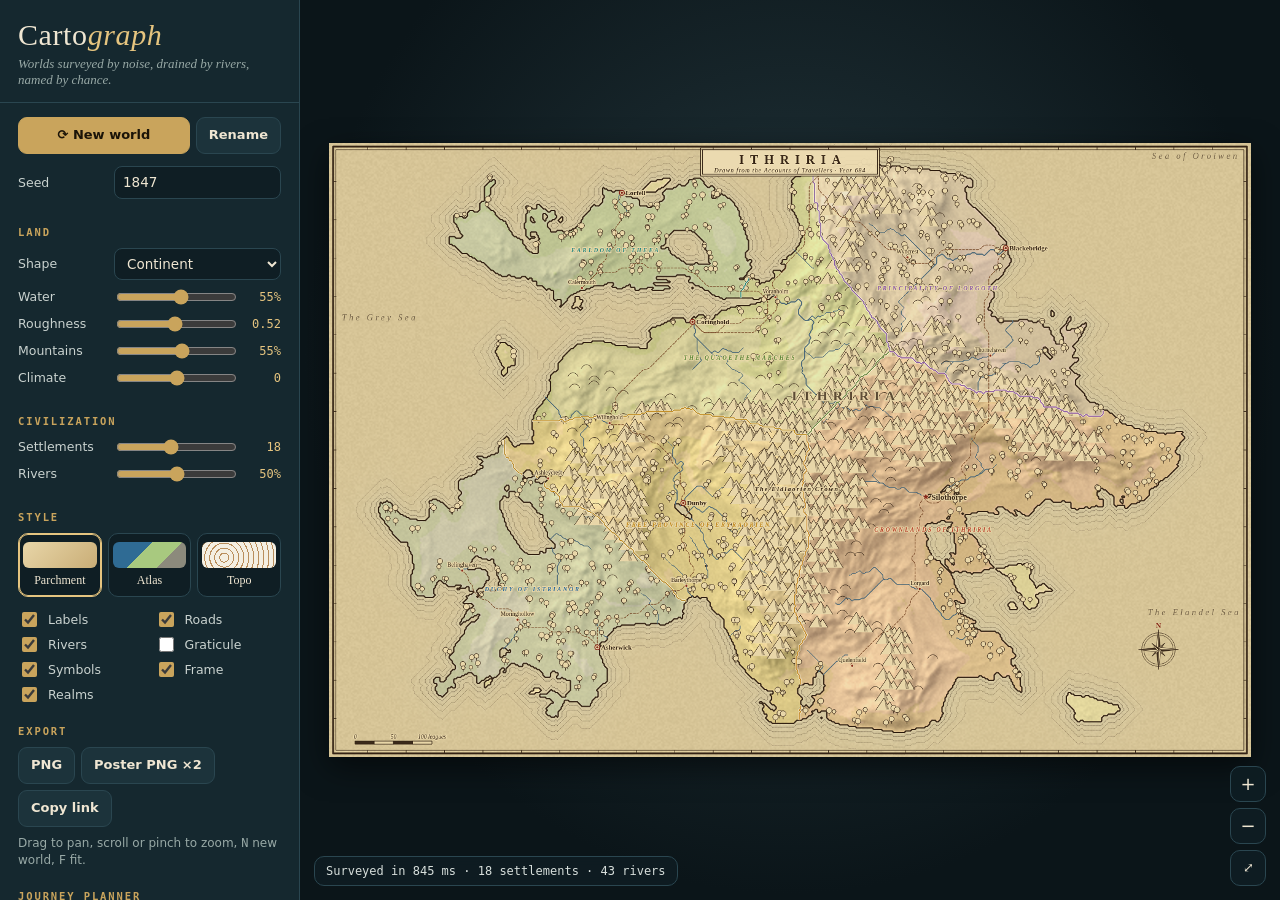
<file: apps/Cartograph.html>
<!doctype html>
<html lang="en">
<head>
<meta charset="utf-8">
<meta name="viewport" content="width=device-width,initial-scale=1">
<meta name="robots" content="noindex, nofollow">
<meta http-equiv="Content-Security-Policy" content="default-src 'none'; script-src 'unsafe-inline'; style-src 'unsafe-inline'; img-src data: blob:; connect-src 'none'">
<meta name="theme-color" content="#0f1e24">
<title>Cartograph — Fantasy Map Generator</title>
<link rel="icon" href="data:image/svg+xml,%3Csvg xmlns='http://www.w3.org/2000/svg' viewBox='0 0 64 64'%3E%3Crect width='64' height='64' rx='12' fill='%23e8d6a8'/%3E%3Cpath d='M10 44c8-14 14-4 20-16s14-10 24-6v28H10z' fill='%237fa36b'/%3E%3Cpath d='M32 8l4 10-4-3-4 3z' fill='%238a2c1d'/%3E%3C/svg%3E">
<style>
:root{
  --bg:#0f1e24; --bg2:#15282f; --bg3:#1c333b; --line:#2a4650; --ink:#efe6d2; --mute:#98a9a6; --brass:#c9a45c; --brass2:#e5c47f; --red:#c65a45;
  --serif:"Iowan Old Style","Palatino Linotype",Palatino,"Book Antiqua",Georgia,serif;
  --sans:"Segoe UI Variable Text","Segoe UI",system-ui,-apple-system,sans-serif;
  --mono:ui-monospace,"Cascadia Mono",Consolas,monospace;
}
*{box-sizing:border-box}
html,body{margin:0;height:100%;background:var(--bg);color:var(--ink);font:13.5px/1.45 var(--sans)}
body{display:grid;grid-template-columns:300px 1fr;height:100vh;overflow:hidden}
button,input,select{font:inherit;color:inherit}
button{cursor:pointer}
:focus-visible{outline:2px solid var(--brass2);outline-offset:2px}
aside{background:var(--bg2);border-right:1px solid var(--line);overflow-y:auto;scrollbar-width:thin;padding:0 0 20px}
.mast{padding:20px 18px 14px;border-bottom:1px solid var(--line)}
.mast h1{margin:0;font:400 30px/1 var(--serif);letter-spacing:.02em}
.mast h1 em{color:var(--brass2)}
.mast p{margin:6px 0 0;color:var(--mute);font:italic 13px var(--serif)}
.sec{padding:14px 18px 6px}
.sec h2{margin:0 0 10px;font:600 10.5px var(--mono);letter-spacing:.18em;text-transform:uppercase;color:var(--brass)}
.ctl{display:grid;grid-template-columns:88px 1fr 38px;gap:8px;align-items:center;margin:7px 0}
.ctl label{color:#c9d2cf;font-size:12.5px}
.ctl output{font:12px var(--mono);text-align:right;color:var(--brass2)}
.ctl select,.ctl input[type=number]{grid-column:2/4;background:var(--bg);border:1px solid var(--line);border-radius:8px;padding:6px 8px}
input[type=range]{width:100%;accent-color:var(--brass)}
.styles{display:grid;grid-template-columns:repeat(3,1fr);gap:6px}
.styles button{background:var(--bg);border:1px solid var(--line);border-radius:10px;padding:8px 4px;font:12px var(--serif)}
.styles button i{display:block;height:26px;border-radius:6px;margin-bottom:5px}
.styles button.on{border-color:var(--brass2);box-shadow:0 0 0 1px var(--brass2) inset}
.checks{display:grid;grid-template-columns:1fr 1fr;gap:4px 10px}
.chk{display:flex;gap:8px;align-items:center;font-size:12.5px;color:#c9d2cf;cursor:pointer}
.chk input{accent-color:var(--brass);width:15px;height:15px}
.btn{background:var(--bg3);border:1px solid var(--line);border-radius:9px;padding:8px 12px;font-weight:600;font-size:13px;transition:border-color .15s,background .15s}
.btn:hover{border-color:var(--brass)}
.btn.pri{background:var(--brass);color:#1b1408;border-color:var(--brass)}
.btn.pri:hover{background:var(--brass2)}
.row{display:flex;gap:6px;flex-wrap:wrap}
.hint{color:var(--mute);font-size:12px;margin:8px 0 0}
main{position:relative;overflow:hidden;background:radial-gradient(ellipse at 50% 40%,#23363c,#0b1519 70%)}
#view{display:block;width:100%;height:100%;cursor:grab;touch-action:none}
#view.drag{cursor:grabbing}
.hud{position:absolute;left:14px;bottom:14px;background:rgba(15,30,36,.82);border:1px solid var(--line);border-radius:10px;padding:7px 11px;font:12px var(--mono);color:#d8dfdc;pointer-events:none;backdrop-filter:blur(6px);-webkit-backdrop-filter:blur(6px);isolation:isolate;min-width:220px}
.hud b{color:var(--brass2);font-weight:500}
.zoom{position:absolute;right:14px;bottom:14px;display:flex;flex-direction:column;gap:6px}
.zoom button{width:36px;height:36px;border-radius:10px;background:rgba(15,30,36,.85);border:1px solid var(--line);font-size:18px}
#busy{position:absolute;inset:0;display:grid;place-items:center;background:rgba(11,21,25,.55);font:italic 20px var(--serif);color:var(--brass2);pointer-events:none;transition:opacity .2s}
#busy[hidden]{display:none}
.gaz{display:grid;gap:2px;max-height:300px;overflow-y:auto;scrollbar-width:thin;margin:0 -6px}
.gaz button{display:grid;grid-template-columns:18px 1fr auto;gap:8px;align-items:baseline;text-align:left;background:none;border:1px solid transparent;border-radius:8px;padding:6px 6px}
.gaz button:hover,.gaz button.on{border-color:var(--line);background:var(--bg3)}
.gaz b{font:600 13.5px var(--serif);color:var(--ink)}
.gaz small{display:block;color:var(--mute);font-size:11.5px;line-height:1.35}
.gaz i{font-style:normal;color:var(--brass2);text-align:center}
.gaz span.pop{font:11px var(--mono);color:var(--mute)}
#pinMode.on{background:var(--brass);color:#1b1408;border-color:var(--brass)}
#view.pinning{cursor:crosshair}
.pinrow{display:grid;grid-template-columns:18px 1fr 26px;gap:6px;align-items:center;padding:3px 6px}
.pinrow input{background:var(--bg);border:1px solid var(--line);border-radius:7px;padding:5px 7px;font-size:12.5px;min-width:0}
.pinrow button{background:none;border:0;color:var(--mute);font-size:15px;padding:0}
.pinrow button:hover{color:var(--red)}
.pinrow .go{color:var(--red);font-size:14px}
.legend{display:grid;grid-template-columns:14px 1fr;gap:4px 8px;font-size:12px;color:#c9d2cf;align-items:center}
.legend i{width:14px;height:10px;border-radius:2px}
#toast{position:fixed;left:calc(50% + 150px);top:16px;transform:translate(-50%,-10px);background:var(--brass);color:#1b1408;padding:8px 14px;border-radius:9px;font-weight:600;opacity:0;transition:.2s;pointer-events:none;z-index:9}
#toast.show{opacity:1;transform:translate(-50%,0)}
#menu{display:none}
@media (max-width:760px){
  body{grid-template-columns:1fr}
  aside{position:fixed;inset:0 auto 0 0;width:min(320px,88vw);z-index:6;transform:translateX(-102%);transition:transform .25s;box-shadow:10px 0 40px rgba(0,0,0,.5)}
  aside.open{transform:none}
  #menu{display:block;position:fixed;left:12px;top:12px;z-index:7}
  #toast{left:50%}
  .hud{min-width:0;right:62px}
}
@media (prefers-reduced-motion:reduce){*,*::before,*::after{animation-duration:.01ms!important;transition-duration:.01ms!important}}
</style>
</head>
<body>
<aside id="side" aria-label="Map controls">
  <div class="mast"><h1>Carto<em>graph</em></h1><p>Worlds surveyed by noise, drained by rivers, named by chance.</p></div>
  <div class="sec">
    <div class="row"><button class="btn pri" id="newWorld" style="flex:1">⟳ New world</button><button class="btn" id="rename" title="Keep the land, re-roll every name">Rename</button></div>
    <div class="ctl" style="margin-top:12px"><label for="seed">Seed</label><input type="number" id="seed" min="0" max="999999999"></div>
  </div>
  <div class="sec">
    <h2>Land</h2>
    <div class="ctl"><label for="shape">Shape</label><select id="shape"><option value="continent">Continent</option><option value="archipelago">Archipelago</option><option value="island">Great island</option><option value="twin">Twin isles</option><option value="inland">Inland sea</option><option value="wild">Untamed</option></select></div>
    <div class="ctl"><label for="water">Water</label><input type="range" id="water" min="0.2" max="0.85" step="0.01"><output id="waterO"></output></div>
    <div class="ctl"><label for="rough">Roughness</label><input type="range" id="rough" min="0.35" max="0.7" step="0.01"><output id="roughO"></output></div>
    <div class="ctl"><label for="peaks">Mountains</label><input type="range" id="peaks" min="0" max="1" step="0.01"><output id="peaksO"></output></div>
    <div class="ctl"><label for="wet">Climate</label><input type="range" id="wet" min="-0.4" max="0.4" step="0.01"><output id="wetO"></output></div>
  </div>
  <div class="sec">
    <h2>Civilization</h2>
    <div class="ctl"><label for="cities">Settlements</label><input type="range" id="cities" min="0" max="40" step="1"><output id="citiesO"></output></div>
    <div class="ctl"><label for="rivers">Rivers</label><input type="range" id="rivers" min="0" max="1" step="0.01"><output id="riversO"></output></div>
  </div>
  <div class="sec">
    <h2>Style</h2>
    <div class="styles" id="styles">
      <button data-v="parchment"><i style="background:linear-gradient(135deg,#e8d6a8,#c9ad76)"></i>Parchment</button>
      <button data-v="atlas"><i style="background:linear-gradient(135deg,#2f6b94 0 40%,#a8c97f 40% 70%,#8c8a7c 70%)"></i>Atlas</button>
      <button data-v="topo"><i style="background:repeating-radial-gradient(circle at 30% 60%,#f4efe2 0 4px,#b98e5c 4px 5px)"></i>Topo</button>
    </div>
    <div class="checks" style="margin-top:12px">
      <label class="chk"><input type="checkbox" id="oLabels"> Labels</label>
      <label class="chk"><input type="checkbox" id="oRoads"> Roads</label>
      <label class="chk"><input type="checkbox" id="oRivers"> Rivers</label>
      <label class="chk"><input type="checkbox" id="oGrid"> Graticule</label>
      <label class="chk"><input type="checkbox" id="oGlyphs"> Symbols</label>
      <label class="chk"><input type="checkbox" id="oFrame"> Frame</label>
      <label class="chk"><input type="checkbox" id="oRealms"> Realms</label>
    </div>
  </div>
  <div class="sec">
    <h2>Export</h2>
    <div class="row"><button class="btn" id="png">PNG</button><button class="btn" id="png2">Poster PNG ×2</button><button class="btn" id="link">Copy link</button></div>
    <p class="hint">Drag to pan, scroll or pinch to zoom, <kbd>N</kbd> new world, <kbd>F</kbd> fit.</p>
  </div>
  <div class="sec">
    <h2>Journey planner</h2>
    <div class="ctl"><label for="jFrom">From</label><select id="jFrom" aria-label="Journey start"></select></div>
    <div class="ctl"><label for="jTo">To</label><select id="jTo" aria-label="Journey destination"></select></div>
    <div class="row"><button class="btn pri" id="jGo" style="flex:1">Plot route</button><button class="btn" id="jClear">Clear</button></div>
    <p class="hint" id="jOut" aria-live="polite">Routes follow roads where they can, avoid peaks and ford rivers reluctantly. Different landmasses mean a sea voyage.</p>
  </div>
  <div class="sec">
    <h2>Pins &amp; notes</h2>
    <button class="btn" id="pinMode" aria-pressed="false" style="width:100%">📍 Drop pins on the map</button>
    <div id="pins" class="gaz" style="margin-top:8px"></div>
  </div>
  <div class="sec">
    <h2>Gazetteer</h2>
    <div id="gaz" class="gaz"></div>
  </div>
  <div class="sec">
    <h2>Legend</h2>
    <div class="legend" id="legend"></div>
  </div>
</aside>
<main>
  <canvas id="view" aria-label="Generated fantasy map"></canvas>
  <div class="hud" id="hud">Hover the map to survey it</div>
  <div class="zoom"><button id="zin" aria-label="Zoom in">+</button><button id="zout" aria-label="Zoom out">−</button><button id="zfit" aria-label="Fit map" style="font-size:13px">⤢</button></div>
  <div id="busy">Surveying the realm…</div>
</main>
<button class="btn" id="menu" aria-controls="side" aria-expanded="false">☰ Map</button>
<div id="toast" role="status" aria-live="polite"></div>

<script>
'use strict';
const $ = s => document.querySelector(s), $$ = s => [...document.querySelectorAll(s)];
const clamp = (v, a, b) => Math.min(b, Math.max(a, v));
const lerp = (a, b, t) => a + (b - a) * t;
const smooth = (a, b, x) => { const t = clamp((x - a) / (b - a), 0, 1); return t * t * (3 - 2 * t); };
const STORE = 'cartograph.v1';

/* ================= parameters ================= */
const DEF = { seed: 1847, shape: 'continent', water: .55, rough: .52, peaks: .55, wet: 0, cities: 18, rivers: .5, style: 'parchment', labels: true, roads: true, riversOn: true, grid: false, glyphs: true, frame: true, realms: true };
let P = { ...DEF };
function sanitize(o) {
  const q = { ...DEF }; if (!o || typeof o !== 'object') return q;
  for (const [k, a, b] of [['seed', 0, 999999999], ['water', .2, .85], ['rough', .35, .7], ['peaks', 0, 1], ['wet', -.4, .4], ['cities', 0, 40], ['rivers', 0, 1]]) if (Number.isFinite(+o[k])) q[k] = clamp(+o[k], a, b);
  if (['continent', 'archipelago', 'island', 'twin', 'inland', 'wild'].includes(o.shape)) q.shape = o.shape;
  if (['parchment', 'atlas', 'topo'].includes(o.style)) q.style = o.style;
  for (const k of ['labels', 'roads', 'riversOn', 'grid', 'glyphs', 'frame', 'realms']) if (typeof o[k] === 'boolean') q[k] = o[k];
  return q;
}

/* ================= randomness & noise ================= */
function mulberry(a) { return () => { a |= 0; a = a + 0x6D2B79F5 | 0; let t = Math.imul(a ^ a >>> 15, 1 | a); t = t + Math.imul(t ^ t >>> 7, 61 | t) ^ t; return ((t ^ t >>> 14) >>> 0) / 4294967296; }; }
function perlin(seed) {
  const rnd = mulberry(seed), p = new Uint8Array(512), a = Array.from({ length: 256 }, (_, i) => i);
  for (let i = 255; i > 0; i--) { const j = Math.floor(rnd() * (i + 1)); [a[i], a[j]] = [a[j], a[i]]; }
  for (let i = 0; i < 512; i++) p[i] = a[i & 255];
  const fade = t => t * t * t * (t * (t * 6 - 15) + 10);
  const grad = (h, x, y) => { switch (h & 7) { case 0: return x + y; case 1: return -x + y; case 2: return x - y; case 3: return -x - y; case 4: return x; case 5: return -x; case 6: return y; default: return -y; } };
  return (x, y) => {
    const xf = Math.floor(x), yf = Math.floor(y), X = xf & 255, Y = yf & 255; x -= xf; y -= yf;
    const u = fade(x), v = fade(y), A = p[X] + Y, B = p[X + 1] + Y;
    return lerp(lerp(grad(p[A], x, y), grad(p[B], x - 1, y), u), lerp(grad(p[A + 1], x, y - 1), grad(p[B + 1], x - 1, y - 1), u), v) * .7;
  };
}
function fbmOf(n, oct, gain) { return (x, y) => { let s = 0, a = 1, f = 1, t = 0; for (let o = 0; o < oct; o++) { s += a * n(x * f + o * 17.3, y * f - o * 9.1); t += a; a *= gain; f *= 2.03; } return s / t; }; }

/* ================= names ================= */
const TOWN = { pre: ['ash', 'bar', 'bel', 'bram', 'cal', 'cor', 'dun', 'eld', 'fal', 'fen', 'gil', 'glen', 'hal', 'hol', 'ith', 'kel', 'lan', 'lor', 'mar', 'mor', 'nor', 'oak', 'ost', 'pen', 'quel', 'ros', 'sil', 'stan', 'tor', 'ul', 'vor', 'wyn', 'wil', 'har', 'brin', 'thorn', 'ever', 'red', 'black', 'grey', 'lin'],
  mid: ['', '', '', 'a', 'e', 'i', 'o', 'en', 'er', 'il', 'an', 'ing', 'ley'],
  suf: ['dor', 'ford', 'mere', 'wick', 'gard', 'hollow', 'reach', 'stead', 'vale', 'crest', 'haven', 'shire', 'mouth', 'bury', 'ton', 'well', 'moor', 'fell', 'watch', 'bridge', 'holm', 'by', 'thorpe', 'keep', 'march', 'wood', 'hold', 'port', 'field'] };
const HIGH = { pre: ['ae', 'ela', 'ith', 'lor', 'sil', 'tha', 'val', 'nym', 'cel', 'ery', 'mor', 'ar', 'eld', 'gal', 'fae', 'oro', 'the', 'ulu', 'ka', 'zan', 'vey', 'ist', 'ny', 'qua'],
  mid: ['', 'a', 'e', 'i', 'o', 'ra', 'la', 'ne', 'ri', 'the', 'ma'],
  suf: ['ria', 'dor', 'mora', 'wen', 'nor', 'thas', 'lia', 'ndel', 'rion', 'vas', 'mere', 'anor', 'ethe', 'orien', 'ssa', 'ron', 'ia', 'ea', 'goth', 'lund'] };
function namer(seed) {
  const r = mulberry(seed), pick = a => a[Math.floor(r() * a.length)], used = new Set();
  const make = set => { for (let k = 0; k < 20; k++) { let s = pick(set.pre) + pick(set.mid) + pick(set.suf); s = s.replace(/(.)\1\1/g, '$1$1'); if (s.length < 4 || s.length > 12 || used.has(s)) continue; used.add(s); return s[0].toUpperCase() + s.slice(1); } return 'Nameless'; };
  return { town: () => make(TOWN), high: () => make(HIGH), r, pick };
}

/* ================= world generation ================= */
const GW = 600, GH = 400, N = GW * GH;
let world = null;
function generate() {
  const t0 = performance.now(), seed = P.seed | 0;
  const n1 = perlin(seed), n2 = perlin(seed + 101), n3 = perlin(seed + 202), n4 = perlin(seed + 303), n5 = perlin(seed + 404);
  const base = fbmOf(n1, 6, P.rough), warpA = fbmOf(n2, 3, .5), warpB = fbmOf(n3, 3, .5), moistN = fbmOf(n4, 4, .55);
  const ridgeN = (x, y) => { let s = 0, a = 1, f = 1, t = 0; for (let o = 0; o < 4; o++) { const v = 1 - Math.abs(n5(x * f, y * f) * 1.4); s += a * v * v; t += a; a *= .5; f *= 2.1; } return s / t; };
  const h = new Float32Array(N), m = new Float32Array(N);
  const rnd = mulberry(seed ^ 0xabcdef);
  const blobs = P.shape === 'twin' ? [[-.5 + rnd() * .08, -.05 + rnd() * .1], [.5 - rnd() * .08, .05 - rnd() * .1]] : null;
  const asp = GH / GW;
  for (let y = 0; y < GH; y++) {
    for (let x = 0; x < GW; x++) {
      const nx = x / GW * 2 - 1, ny = (y / GH * 2 - 1) * asp;
      const wx = nx + .38 * warpA(nx * 1.6 + 5.2, ny * 1.6 + 1.3), wy = ny + .38 * warpB(nx * 1.6 - 2.7, ny * 1.6 + 7.9);
      const freq = P.shape === 'archipelago' ? 4.2 : 2.1;
      let v = base(wx * freq, wy * freq);
      const r = ridgeN(wx * 2.3 + 3.3, wy * 2.3 - 1.1);
      v += (r - .55) * .55 * P.peaks * smooth(-.05, .25, v);
      const d = Math.hypot(nx, ny / asp * .72);
      let f = 0;
      switch (P.shape) {
        case 'continent': f = .32 - Math.pow(d, 2.2) * .62; break;
        case 'archipelago': f = .05 - Math.pow(d, 3) * .5; break;
        case 'island': f = .45 - Math.pow(d, 1.6) * .95; break;
        case 'twin': f = Math.max(...blobs.map(([bx, by]) => .45 - Math.pow(Math.hypot(nx - bx, (ny - by * asp) / asp * .72), 1.6) * 2.5)); break;
        case 'inland': f = -.35 + Math.min(1, Math.abs(d - .55) * -2.2 + 1) * .5 - Math.pow(Math.max(0, d - .95), 2) * 2 + (d < .38 ? -.35 : 0); break;
        case 'wild': f = .1 - Math.pow(d, 4) * .4; break;
      }
      // soft edge so the frame is always sea
      const ex = Math.min(x, GW - 1 - x) / GW, ey = Math.min(y, GH - 1 - y) / GH;
      f -= (1 - smooth(0, .06, Math.min(ex, ey))) * .6;
      const i = y * GW + x;
      h[i] = v + f;
      m[i] = clamp(moistN(nx * 2.4 + 9, ny * 2.4 - 3) * .9 + .5 + P.wet, 0, 1);
    }
  }
  // sea level by quantile → water fraction stays predictable
  const sample = []; for (let i = 0; i < N; i += 37) sample.push(h[i]); sample.sort((a, b) => a - b);
  // island-ish shapes need extra water or their pieces fuse into one landmass
  const SHAPE_WATER = { continent: 0, archipelago: .2, island: .1, twin: .15, inland: 0, wild: .04 };
  const sea = sample[Math.floor(clamp(P.water + SHAPE_WATER[P.shape], .1, .93) * sample.length)];
  let hmax = -Infinity, hmin = Infinity; for (let i = 0; i < N; i++) { if (h[i] > hmax) hmax = h[i]; if (h[i] < hmin) hmin = h[i]; }
  // normalised elevation e∈[0,1] above sea; depth d∈[0,1] below
  const e = new Float32Array(N), land = new Uint8Array(N);
  for (let i = 0; i < N; i++) { if (h[i] >= sea) { land[i] = 1; e[i] = Math.pow((h[i] - sea) / (hmax - sea), .85); } else e[i] = -(sea - h[i]) / (sea - hmin); }
  // coastal moisture boost + rain shadow-ish (moisture falls with altitude)
  const distSea = bfsDist(land, 1), distLand = bfsDist(land, 0);
  for (let i = 0; i < N; i++) if (land[i]) m[i] = clamp(m[i] + .25 * Math.exp(-distSea[i] / 18) - e[i] * .25, 0, 1);

  // priority-flood drainage: every land cell gets a downstream receiver
  const filled = Float32Array.from(e), recv = new Int32Array(N).fill(-1), order = new Int32Array(N), vis = new Uint8Array(N);
  const heap = new Heap(N); let oc = 0;
  for (let i = 0; i < N; i++) { const x = i % GW, y = (i / GW) | 0; if (!land[i] || x === 0 || y === 0 || x === GW - 1 || y === GH - 1) { vis[i] = 1; heap.push(e[i], i); } }
  const NB = [-1, 1, -GW, GW, -GW - 1, -GW + 1, GW - 1, GW + 1];
  while (heap.n) {
    const c = heap.pop(); order[oc++] = c;
    const cx = c % GW;
    for (let k = 0; k < 8; k++) {
      const nb = c + NB[k]; if (nb < 0 || nb >= N) continue;
      const nx = nb % GW; if (Math.abs(nx - cx) > 1 || vis[nb]) continue;
      vis[nb] = 1; filled[nb] = Math.max(e[nb], filled[c] + 1e-6); recv[nb] = c; heap.push(filled[nb], nb);
    }
  }
  const acc = new Float32Array(N);
  for (let i = 0; i < N; i++) acc[i] = land[i] ? .4 + m[i] * 1.2 : 0;
  for (let k = oc - 1; k >= 0; k--) { const c = order[k]; if (land[c] && recv[c] >= 0) acc[recv[c]] += acc[c]; }
  // biomes
  const biome = new Uint8Array(N);
  for (let i = 0; i < N; i++) biome[i] = land[i] ? biomeOf(e[i], m[i], distSea[i]) : 0;
  // slope (for cities & roads)
  const slope = new Float32Array(N);
  for (let y = 1; y < GH - 1; y++) for (let x = 1; x < GW - 1; x++) { const i = y * GW + x; slope[i] = Math.hypot(e[i + 1] - e[i - 1], e[i + GW] - e[i - GW]); }
  world = { e, m, land, distSea, distLand, recv, acc, biome, slope, seed };
  world.riverT = lerp(900, 55, P.rivers);
  world.rivers = traceRivers(world);
  world.comps = components(world);
  placeNames(world);
  world.ms = performance.now() - t0;
}
class Heap {
  constructor(n) { this.k = new Float32Array(n); this.v = new Int32Array(n); this.n = 0; }
  push(key, val) { let i = this.n++; const K = this.k, V = this.v; while (i > 0) { const p = (i - 1) >> 1; if (K[p] <= key) break; K[i] = K[p]; V[i] = V[p]; i = p; } K[i] = key; V[i] = val; }
  pop() { const K = this.k, V = this.v, top = V[0], key = K[--this.n], val = V[this.n]; let i = 0; for (;;) { let l = 2 * i + 1; if (l >= this.n) break; const r = l + 1; if (r < this.n && K[r] < K[l]) l = r; if (K[l] >= key) break; K[i] = K[l]; V[i] = V[l]; i = l; } K[i] = key; V[i] = val; return top; }
}
function bfsDist(land, target) {
  // distance (4-neighbour) from each cell of type `target` to the nearest cell of the other type
  const d = new Float32Array(N).fill(1e9), q = new Int32Array(N); let qh = 0, qt = 0;
  for (let i = 0; i < N; i++) { if (land[i] !== target) { d[i] = 0; q[qt++] = i; } }
  while (qh < qt) { const c = q[qh++], x = c % GW; for (const nb of [c - 1, c + 1, c - GW, c + GW]) { if (nb < 0 || nb >= N || Math.abs((nb % GW) - x) > 1) continue; if (d[nb] > d[c] + 1) { d[nb] = d[c] + 1; q[qt++] = nb; } } }
  return d;
}
const BIOMES = [
  ['Sea', '#2f6b94'], ['Beach', '#e3d5a3'], ['Scorched desert', '#d8c28c'], ['Grassland', '#a8c97f'], ['Temperate forest', '#6ea35d'], ['Rainforest', '#3f8a4f'],
  ['Shrubland', '#b3b58a'], ['Taiga', '#7f9f84'], ['Tundra', '#b9bda4'], ['Bare rock', '#9a968a'], ['Snow', '#f2f4f5'], ['Savanna', '#c8c47f'], ['Marsh', '#7aa08e']
];
function biomeOf(e, m, ds) {
  if (e < .025 && ds < 3) return 1;
  if (e > .78) return m > .3 ? 10 : 9;
  if (e > .58) return m < .3 ? 9 : m < .6 ? 8 : 7;
  if (e > .3) return m < .2 ? 2 : m < .45 ? 6 : m < .8 ? 4 : 5;
  if (m > .88 && e < .08) return 12;
  return m < .18 ? 2 : m < .38 ? 11 : m < .7 ? 3 + (m > .55 ? 1 : 0) : 5;
}
function traceRivers(W) {
  const { land, acc, recv } = W, T = W.riverT, isR = new Uint8Array(N), kids = new Uint8Array(N);
  if (P.rivers <= 0) return [];
  for (let i = 0; i < N; i++) if (land[i] && acc[i] > T) isR[i] = 1;
  for (let i = 0; i < N; i++) if (isR[i] && recv[i] >= 0) kids[recv[i]]++;
  const done = new Uint8Array(N), out = [];
  for (let i = 0; i < N; i++) {
    if (!isR[i] || kids[i]) continue;
    const pts = []; let c = i;
    while (c >= 0) {
      pts.push(c % GW + .5, ((c / GW) | 0) + .5, Math.sqrt(acc[c]));
      if (!land[c] || done[c]) break;
      done[c] = 1; c = recv[c];
    }
    if (pts.length >= 3 * 6) out.push(pts);
  }
  return out;
}
function components(W) {
  const id = new Int32Array(N).fill(-1), comps = [];
  for (let s = 0; s < N; s++) {
    if (!W.land[s] || id[s] >= 0) continue;
    const q = [s]; id[s] = comps.length; let size = 0, best = s;
    while (q.length) { const c = q.pop(); size++; if (W.distSea[c] > W.distSea[best]) best = c; const x = c % GW; for (const nb of [c - 1, c + 1, c - GW, c + GW]) { if (nb < 0 || nb >= N || Math.abs((nb % GW) - x) > 1 || !W.land[nb] || id[nb] >= 0) continue; id[nb] = comps.length; q.push(nb); } }
    comps.push({ size, pole: best });
  }
  W.compId = id;
  return comps;
}

/* ---------- settlements, roads, names ---------- */
function placeNames(W) {
  const nm = namer(W.seed * 7 + nameSalt);
  const { e, land, acc, distSea, slope, biome } = W;
  const cand = [];
  for (let y = 4; y < GH - 4; y += 2) for (let x = 4; x < GW - 4; x += 2) {
    const i = y * GW + x; if (!land[i] || e[i] > .62 || biome[i] === 10) continue;
    let s = 0;
    s += acc[i] > W.riverT * .6 ? 1.3 : acc[i] > W.riverT * .25 ? .5 : 0;
    s += distSea[i] <= 2 ? 1.1 : distSea[i] < 6 ? .4 : 0;
    s += (1 - clamp(slope[i] * 40, 0, 1)) * .8;
    s += [0, .2, .05, .9, .7, .5, .45, .4, .2, 0, 0, .6, .3][biome[i]];
    s -= e[i] * .8;
    s += nm.r() * .45;
    cand.push([s, x, y, i]);
  }
  cand.sort((a, b) => b[0] - a[0]);
  let landCells = 0; for (let i = 0; i < N; i += 1) landCells += land[i];
  const minD = Math.max(14, Math.sqrt(landCells / Math.max(1, P.cities)) * .62);
  const cities = [];
  for (const [s, x, y, i] of cand) {
    if (cities.length >= P.cities) break;
    if (cities.some(c => Math.hypot(c.x - x, c.y - y) < minD)) continue;
    cities.push({ x, y, i, s, coastal: distSea[i] <= 3, comp: W.compId[i], name: nm.town() });
  }
  cities.forEach((c, k) => c.rank = k === 0 ? 'capital' : k < Math.max(2, cities.length * .3) ? 'city' : 'town');
  // gazetteer lore — derived from the site itself so descriptions stay truthful to the terrain
  const GOODS = { 1: ['salt', 'pearls', 'smoked fish'], 2: ['glass', 'spices', 'camels'], 3: ['wool', 'grain', 'horses'], 4: ['timber', 'honey', 'cider'], 5: ['dyes', 'cacao', 'medicines'], 6: ['goats', 'wine', 'olive oil'], 7: ['furs', 'pine tar', 'amber'], 8: ['ivory', 'furs', 'reindeer'], 9: ['iron', 'copper', 'slate'], 11: ['cattle', 'hides', 'millet'], 12: ['eels', 'reeds', 'peat'] };
  const TRAITS = ['whose bells ring at every tide', 'ruled by a council of guildmasters', 'famed for its autumn fair', 'where the old kings are buried', 'home to a notorious thieves\' market', 'built on the ruins of an older city', 'with walls that have never fallen', 'where every door is painted blue', 'known for its stubborn, proud folk', 'watched over by a crumbling tower', 'with an observatory older than the realm', 'where pilgrims come to bathe', 'that pays tribute to no one', 'rebuilt twice after great fires'];
  for (const c of cities) {
    const i = c.i, riv = acc[i] > W.riverT * .6, b = biome[i];
    const kind = c.coastal && riv ? 'estuary port' : c.coastal ? 'harbour' : riv ? 'river town' : e[i] > .4 ? 'highland hold' : 'market town';
    const goods = GOODS[b] || ['grain', 'timber', 'stone'];
    c.pop = Math.round((c.rank === 'capital' ? 40000 + nm.r() * 90000 : c.rank === 'city' ? 8000 + nm.r() * 30000 : 400 + nm.r() * 6000) / 50) * 50;
    c.kind = c.rank === 'capital' ? 'seat of the crown' : kind;
    c.desc = `${/^[aeiou]/i.test(kind) ? 'An' : 'A'} ${kind} in the ${BIOMES[b][0].toLowerCase()}, trading in ${goods[Math.floor(nm.r() * goods.length)]} — ${TRAITS[Math.floor(nm.r() * TRAITS.length)]}.`;
  }
  W.cities = cities;
  W.roads = buildRoads(W);
  // realm + landmass names
  const comps = W.comps.map((c, k) => ({ ...c, k })).sort((a, b) => b.size - a.size);
  W.realm = nm.high();
  buildRealms(W, nm);
  W.landLabels = [];
  comps.forEach((c, idx) => {
    if (c.size < N * .012 || idx > 6) return;
    const x = c.pole % GW, y = (c.pole / GW) | 0;
    const name = idx === 0 ? W.realm : nm.r() < .5 ? 'Isle of ' + nm.high() : nm.high() + (c.size < N * .03 ? ' Isle' : '');
    W.landLabels.push({ x, y, name, big: idx === 0, size: c.size });
  });
  // seas: ocean cells farthest from land
  W.seaLabels = [];
  const seaCand = [];
  for (let y = 10; y < GH - 10; y += 3) for (let x = 20; x < GW - 20; x += 3) { const i = y * GW + x; if (!land[i] && W.distLand[i] > 14) seaCand.push([W.distLand[i], x, y]); }
  seaCand.sort((a, b) => b[0] - a[0]);
  const seaNames = [() => 'The ' + nm.high() + ' Sea', () => 'Sea of ' + nm.high(), () => nm.high() + ' Ocean', () => 'The ' + ['Sundering', 'Silent', 'Grey', 'Shining', 'Hollow', 'Drowned', 'Glass', 'Western', 'Amber'][Math.floor(nm.r() * 9)] + ' Sea', () => 'Bay of ' + nm.town()];
  for (const [d, x, y] of seaCand) {
    if (W.seaLabels.length >= 3) break;
    if (W.seaLabels.some(s => Math.hypot(s.x - x, s.y - y) < 120)) continue;
    W.seaLabels.push({ x, y, name: seaNames[Math.floor(nm.r() * seaNames.length)](), d });
  }
  // mountain range: highest peak
  let pk = 0; for (let i = 0; i < N; i++) if (e[i] > e[pk]) pk = i;
  W.peak = e[pk] > .6 ? { x: pk % GW, y: (pk / GW) | 0, name: 'The ' + nm.high() + ' ' + ['Peaks', 'Spires', 'Teeth', 'Crown', 'Mountains', 'Heights'][Math.floor(nm.r() * 6)] } : null;
  W.year = 300 + Math.floor(nm.r() * 900);
  W.subtitle = ['Being a True Map of the Realm', 'As Surveyed by the Guild of Cartographers', 'Drawn from the Accounts of Travellers', 'With All Its Rivers, Roads & Holdfasts'][Math.floor(nm.r() * 4)];
}
/* ---------- political realms ----------
   Seats (capital + leading cities) expand outward over land by multi-source Dijkstra.
   Steep slopes, high ground and rivers cost extra, so borders settle on ridges and rivers
   the way real frontiers do. Islands nobody reaches stay unclaimed "wildlands". */
const REALM_COLORS = ['#b8432e', '#2f6f9f', '#5e8a3a', '#8a5aa8', '#c28a1e', '#2b8a83', '#9a4a6a'];
function buildRealms(W, nm) {
  const seats = W.cities.filter(c => c.rank !== 'town').slice(0, clamp(Math.round(W.cities.length / 4) + 1, 2, 7));
  W.region = null; W.realms = [];
  if (seats.length < 2) { W.cities.forEach(c => c.realm = null); return; }
  const region = new Int8Array(N).fill(-1), dist = new Float32Array(N).fill(Infinity), heap = new Heap(N * 4);
  seats.forEach((s, k) => { dist[s.i] = 0; region[s.i] = k; heap.push(0, s.i); });
  while (heap.n) {
    const c = heap.pop(), x = c % GW, dc = dist[c];
    for (const nb of [c - 1, c + 1, c - GW, c + GW]) {
      if (nb < 0 || nb >= N || Math.abs((nb % GW) - x) > 1 || !W.land[nb]) continue;
      const nd = dc + 1 + W.slope[nb] * 45 + W.e[nb] * 2.5 + (W.acc[nb] > W.riverT ? 7 : 0);
      if (nd < dist[nb]) { dist[nb] = nd; region[nb] = region[c]; heap.push(nd, nb); }
    }
    if (heap.n > heap.k.length - 8) break;
  }
  const titles = [n => `Duchy of ${n}`, n => `The ${n} Marches`, n => `Principality of ${n}`, n => `Free Province of ${n}`, n => `Earldom of ${n}`, n => `The ${n} Reach`];
  const t0 = Math.floor(nm.r() * titles.length); // cycle titles so no two realms share one
  W.realms = seats.map((s, k) => ({ seat: s, color: REALM_COLORS[k % REALM_COLORS.length], name: k === 0 ? `Crownlands of ${W.realm}` : titles[(t0 + k) % titles.length](nm.high()), cells: 0, sx: 0, sy: 0 }));
  for (let i = 0; i < N; i++) { const r = region[i]; if (r >= 0) { const R = W.realms[r]; R.cells++; R.sx += i % GW; R.sy += (i / GW) | 0; } }
  // label anchor: the region cell nearest its centroid (a centroid can fall in a bay)
  for (const [k, R] of W.realms.entries()) {
    const mx = R.sx / Math.max(1, R.cells), my = R.sy / Math.max(1, R.cells); let best = R.seat.i, bd = Infinity;
    for (let i = 0; i < N; i += 3) if (region[i] === k) { const d = (i % GW - mx) ** 2 + (((i / GW) | 0) - my) ** 2; if (d < bd) { bd = d; best = i; } }
    R.lx = best % GW; R.ly = (best / GW) | 0;
  }
  W.region = region;
  W.cities.forEach(c => { const r = region[c.i]; c.realm = r >= 0 ? W.realms[r] : null; });
}
function drawRealms(x, S, phase) {
  const W = world; if (!W.region || !P.realms) return;
  if (phase === 'tint') {
    const img = new ImageData(GW, GH), d = img.data, a = P.style === 'atlas' ? 60 : P.style === 'topo' ? 34 : 42;
    const rgb = W.realms.map(R => hex2rgb(R.color));
    for (let i = 0; i < N; i++) { const r = W.region[i]; if (r < 0) continue; const o = i * 4, [cr, cg, cb] = rgb[r]; d[o] = cr; d[o + 1] = cg; d[o + 2] = cb; d[o + 3] = a; }
    const tc = document.createElement('canvas'); tc.width = GW; tc.height = GH; tc.getContext('2d').putImageData(img, 0, 0);
    x.save(); x.imageSmoothingEnabled = true; x.drawImage(tc, 0, 0, GW * S, GH * S); x.restore();
    return;
  }
  // borders: only where all four corners are land, so coastlines aren't double-inked
  const interior = i => W.land[i] && W.land[i + 1] && W.land[i + GW] && W.land[i + GW + 1];
  x.save(); x.lineCap = 'round';
  for (let k = 0; k < W.realms.length; k++) {
    const f = new Float32Array(N); for (let i = 0; i < N; i++) f[i] = W.region[i] === k ? 1 : 0;
    const p = marching(f, .5, S, interior);
    x.strokeStyle = P.style === 'atlas' ? 'rgba(255,255,255,.55)' : 'rgba(250,240,215,.6)'; x.lineWidth = 3.2 * S / 2.5; x.setLineDash([]); x.stroke(p);
    x.strokeStyle = W.realms[k].color; x.lineWidth = 1.4 * S / 2.5; x.setLineDash([5 * S / 2.5, 2.5 * S / 2.5, 1 * S / 2.5, 2.5 * S / 2.5]); x.stroke(p);
  }
  x.restore();
}
function buildRoads(W) {
  const cs = W.cities; if (cs.length < 2) return [];
  // Prim's MST on straight-line distance, restricted to same landmass; plus sea lanes between coastal ports
  const F = 3, cw = Math.ceil(GW / F), ch = Math.ceil(GH / F);
  const cost = new Float32Array(cw * ch);
  for (let y = 0; y < ch; y++) for (let x = 0; x < cw; x++) {
    const i = Math.min(GH - 1, y * F) * GW + Math.min(GW - 1, x * F);
    cost[y * cw + x] = W.land[i] ? 1 + W.slope[i] * 60 + W.e[i] * 2 + (W.acc[i] > W.riverT ? 3 : 0) : Infinity;
  }
  const inT = new Set([0]), edges = [];
  while (inT.size < cs.length) {
    let best = null;
    for (const a of inT) for (let b = 0; b < cs.length; b++) {
      if (inT.has(b)) continue;
      const d = Math.hypot(cs[a].x - cs[b].x, cs[a].y - cs[b].y) * (cs[a].comp === cs[b].comp ? 1 : 2.5);
      if (!best || d < best[0]) best = [d, a, b];
    }
    inT.add(best[2]); edges.push([best[1], best[2]]);
  }
  const roads = [];
  for (const [a, b] of edges) {
    const A = cs[a], B = cs[b];
    if (A.comp === B.comp) { const path = astar(cost, cw, ch, Math.round(A.x / F), Math.round(A.y / F), Math.round(B.x / F), Math.round(B.y / F)); if (path) { roads.push({ sea: false, pts: chaikin(path.map(([x, y]) => [x * F + .5, y * F + .5]), 2) }); continue; } }
    if (A.coastal && B.coastal) roads.push({ sea: true, pts: [[A.x, A.y], [B.x, B.y]] });
  }
  return roads;
}
function astar(cost, w, h, sx, sy, tx, ty) {
  const n = w * h, g = new Float32Array(n).fill(Infinity), from = new Int32Array(n).fill(-1), closed = new Uint8Array(n), heap = new Heap(n * 4);
  const s = sy * w + sx, t = ty * w + tx; if (!isFinite(cost[s]) || !isFinite(cost[t])) return null;
  g[s] = 0; heap.push(Math.hypot(tx - sx, ty - sy), s);
  const D = [[1, 0, 1], [-1, 0, 1], [0, 1, 1], [0, -1, 1], [1, 1, 1.414], [1, -1, 1.414], [-1, 1, 1.414], [-1, -1, 1.414]];
  let steps = 0;
  while (heap.n && steps++ < n * 3) {
    const c = heap.pop(); if (closed[c]) continue; closed[c] = 1;
    if (c === t) break;
    const cx = c % w, cy = (c / w) | 0;
    for (const [dx, dy, dl] of D) {
      const x = cx + dx, y = cy + dy; if (x < 0 || y < 0 || x >= w || y >= h) continue;
      const nb = y * w + x; if (closed[nb] || !isFinite(cost[nb])) continue;
      const ng = g[c] + dl * (cost[c] + cost[nb]) * .5;
      if (ng < g[nb]) { g[nb] = ng; from[nb] = c; heap.push(ng + Math.hypot(tx - x, ty - y), nb); }
    }
    if (heap.n > heap.k.length - 10) break;
  }
  if (from[t] < 0) return null;
  const path = []; for (let c = t; c >= 0; c = from[c]) path.push([c % w, (c / w) | 0]);
  return path.reverse();
}
function chaikin(pts, it) {
  for (let k = 0; k < it; k++) {
    const o = [pts[0]];
    for (let i = 0; i < pts.length - 1; i++) { const [ax, ay] = pts[i], [bx, by] = pts[i + 1]; o.push([ax * .75 + bx * .25, ay * .75 + by * .25], [ax * .25 + bx * .75, ay * .25 + by * .75]); }
    o.push(pts[pts.length - 1]); pts = o;
  }
  return pts;
}
let nameSalt = 0;

/* ================= baking the map ================= */
const STY = {
  parchment: { paper: [232, 214, 168], ink: '#3b2a1a', sea: [214, 196, 150], label: '#3b2a1a', halo: 'rgba(232,214,168,.9)', road: '#7a4b2a', river: '#4d6a7a', city: '#8a2c1d' },
  atlas: { ink: '#1f2a30', label: '#1b252a', halo: 'rgba(255,255,255,.75)', road: '#8a3b2a', river: '#3f7fb0', city: '#1b1b1b' },
  topo: { paper: [246, 241, 228], ink: '#5c4630', label: '#2e2419', halo: 'rgba(246,241,228,.9)', road: '#2b2b2b', river: '#3a78b5', city: '#b3261e' }
};
function hex2rgb(h) { const n = parseInt(h.slice(1), 16); return [n >> 16, (n >> 8) & 255, n & 255]; }
const BIO_RGB = BIOMES.map(b => hex2rgb(b[1]));
function terrainImage() {
  const W = world, img = new ImageData(GW, GH), d = img.data, st = P.style, rnd = mulberry(W.seed + 5);
  const L = [-.6, -.6, .55], ll = Math.hypot(...L);
  for (let y = 0; y < GH; y++) for (let x = 0; x < GW; x++) {
    const i = y * GW + x, o = i * 4, e = W.e[i];
    const ex = W.e[Math.min(i + 1, N - 1)] - W.e[Math.max(i - 1, 0)], ey = W.e[Math.min(i + GW, N - 1)] - W.e[Math.max(i - GW, 0)];
    const nz = 1 / 18, nl = Math.hypot(ex, ey, nz), shade = (-(ex * L[0] + ey * L[1]) + nz * L[2]) / (nl * ll);
    let r, g, b;
    if (st === 'atlas') {
      if (W.land[i]) {
        [r, g, b] = BIO_RGB[W.biome[i]];
        const k = .72 + .55 * (shade - .45); r *= k; g *= k; b *= k;
      } else {
        const dep = clamp(-e, 0, 1), t = Math.pow(dep, .5), near = Math.exp(-W.distLand[i] / 5);
        r = lerp(116, 22, t) + near * 30; g = lerp(178, 64, t) + near * 25; b = lerp(206, 112, t) + near * 15;
      }
    } else if (st === 'parchment') {
      const grain = (rnd() - .5) * 10, blot = Math.sin(x * .021 + y * .013) * 4 + Math.sin(x * .007 - y * .019) * 6;
      if (W.land[i]) {
        [r, g, b] = STY.parchment.paper;
        const k = 1 + (shade - .5) * .35 * smooth(.05, .4, e);
        r = r * k + grain + blot; g = g * k + grain + blot; b = b * k + grain * .8 + blot;
        if (W.biome[i] === 4 || W.biome[i] === 5 || W.biome[i] === 7) { r -= 10; g -= 4; b -= 16; }
      } else {
        [r, g, b] = STY.parchment.sea;
        const near = Math.exp(-W.distLand[i] / 10) * 10;
        r += grain - near * .2; g += grain + near * .3; b += grain + near;
      }
    } else {
      if (W.land[i]) {
        const t = clamp(e, 0, 1);
        r = lerp(236, 196, t); g = lerp(232, 170, t); b = lerp(210, 130, t);
        if (t > .8) { r = 245; g = 243; b = 238; }
        const k = 1 + (shade - .5) * .18; r *= k; g *= k; b *= k;
      } else {
        const t = clamp(-e, 0, 1); r = lerp(208, 150, t); g = lerp(230, 190, t); b = lerp(240, 222, t);
      }
    }
    d[o] = r; d[o + 1] = g; d[o + 2] = b; d[o + 3] = 255;
  }
  return img;
}
function marching(field, level, s, filter) {
  const p = new Path2D();
  for (let y = 0; y < GH - 1; y++) for (let x = 0; x < GW - 1; x++) {
    const i = y * GW + x, a = field[i], b = field[i + 1], c = field[i + GW + 1], dd = field[i + GW];
    const k = (a > level ? 8 : 0) | (b > level ? 4 : 0) | (c > level ? 2 : 0) | (dd > level ? 1 : 0);
    if (k === 0 || k === 15) continue;
    if (filter && !filter(i)) continue;
    const t = (u, v) => (level - u) / (v - u);
    const T = [x + t(a, b), y], R = [x + 1, y + t(b, c)], B = [x + t(dd, c), y + 1], Lf = [x, y + t(a, dd)];
    const seg = (P1, P2) => { p.moveTo((P1[0] + .5) * s, (P1[1] + .5) * s); p.lineTo((P2[0] + .5) * s, (P2[1] + .5) * s); };
    switch (k) {
      case 1: case 14: seg(Lf, B); break; case 2: case 13: seg(B, R); break; case 3: case 12: seg(Lf, R); break;
      case 4: case 11: seg(T, R); break; case 5: seg(Lf, T); seg(B, R); break; case 6: case 9: seg(T, B); break;
      case 7: case 8: seg(Lf, T); break; case 10: seg(T, R); seg(Lf, B); break;
    }
  }
  return p;
}
function bake(scale) {
  const W = world, st = STY[P.style], c = document.createElement('canvas');
  c.width = GW * scale; c.height = GH * scale;
  const x = c.getContext('2d');
  const tc = document.createElement('canvas'); tc.width = GW; tc.height = GH; tc.getContext('2d').putImageData(terrainImage(), 0, 0);
  x.imageSmoothingEnabled = true; x.imageSmoothingQuality = 'high'; x.drawImage(tc, 0, 0, c.width, c.height);
  const S = scale, lw = v => v * S / 2.5;
  const landF = new Float32Array(N); for (let i = 0; i < N; i++) landF[i] = W.land[i] ? 1 : 0;
  x.lineJoin = 'round'; x.lineCap = 'round';

  // sea ripples & bathymetry
  if (P.style === 'parchment') {
    x.strokeStyle = 'rgba(59,42,26,.35)';
    for (const [lv, wdt] of [[3, .9], [6, .7], [10, .55], [15, .45]]) { x.lineWidth = lw(wdt); x.stroke(marching(W.distLand, lv, S)); }
  } else if (P.style === 'topo') {
    x.strokeStyle = 'rgba(58,120,181,.45)'; x.lineWidth = lw(.7);
    for (const lv of [-.08, -.2, -.4, -.65]) x.stroke(marching(W.e, lv, S));
  } else {
    x.strokeStyle = 'rgba(255,255,255,.22)'; x.lineWidth = lw(.8); x.stroke(marching(W.distLand, 2.5, S));
  }
  // topo contours
  if (P.style === 'topo') {
    for (let k = 1; k <= 18; k++) { const lv = k * .05; x.strokeStyle = k % 5 === 0 ? 'rgba(92,70,48,.85)' : 'rgba(92,70,48,.42)'; x.lineWidth = lw(k % 5 === 0 ? 1.3 : .65); x.stroke(marching(W.e, lv, S)); }
  }
  drawRealms(x, S, 'tint');
  // coastline
  x.strokeStyle = st.ink; x.lineWidth = lw(P.style === 'parchment' ? 2.2 : 1.3);
  const coast = marching(landF, .5, S); x.stroke(coast);
  // rivers
  if (P.riversOn) {
    x.strokeStyle = st.river;
    for (const r of W.rivers) {
      const pts = []; for (let k = 0; k < r.length; k += 3) pts.push([r[k], r[k + 1], r[k + 2]]);
      const sm = chaikin(pts.map(p => [p[0], p[1]]), 2);
      for (let k = 1; k < sm.length; k++) {
        const src = pts[Math.min(pts.length - 1, Math.floor(k / sm.length * pts.length))][2];
        x.lineWidth = lw(clamp(.5 + Math.sqrt(src) * .09, .6, 3.4));
        x.beginPath(); x.moveTo(sm[k - 1][0] * S, sm[k - 1][1] * S); x.lineTo(sm[k][0] * S, sm[k][1] * S); x.stroke();
      }
    }
  }
  // symbols
  if (P.glyphs && P.style !== 'topo') drawGlyphs(x, S);
  drawRealms(x, S, 'borders');
  // roads
  if (P.roads) {
    for (const r of W.roads) {
      x.strokeStyle = r.sea ? (P.style === 'atlas' ? 'rgba(255,255,255,.55)' : 'rgba(59,42,26,.45)') : st.road;
      x.lineWidth = lw(r.sea ? .9 : 1.1); x.setLineDash(r.sea ? [lw(4), lw(5)] : [lw(3.5), lw(2.2)]);
      x.beginPath(); r.pts.forEach(([px, py], k) => k ? x.lineTo(px * S, py * S) : x.moveTo(px * S, py * S)); x.stroke();
    }
    x.setLineDash([]);
  }
  // graticule
  if (P.grid) {
    x.strokeStyle = P.style === 'atlas' ? 'rgba(255,255,255,.25)' : 'rgba(59,42,26,.22)'; x.lineWidth = lw(.6);
    for (let gx = 50; gx < GW; gx += 50) { x.beginPath(); x.moveTo(gx * S, 0); x.lineTo(gx * S, c.height); x.stroke(); }
    for (let gy = 50; gy < GH; gy += 50) { x.beginPath(); x.moveTo(0, gy * S); x.lineTo(c.width, gy * S); x.stroke(); }
  }
  // cities
  for (const cty of W.cities) drawCity(x, cty, S);
  if (P.labels) drawLabels(x, S);
  drawCompass(x, S); drawScale(x, S);
  if (P.frame) drawFrame(x, S);
  return c;
}
function drawGlyphs(x, S) {
  const W = world, st = STY[P.style], r = mulberry(W.seed + 77), marks = [];
  const lw = v => v * S / 2.5;
  for (let gy = 6; gy < GH - 4; gy += 7) for (let gx = 4; gx < GW - 4; gx += 9) {
    const px = gx + (r() - .5) * 6, py = gy + (r() - .5) * 5, i = Math.round(py) * GW + Math.round(px);
    if (!W.land[i]) continue;
    const e = W.e[i], b = W.biome[i];
    if (e > .5 && r() < .9) marks.push({ t: 'mtn', px, py, s: 3 + e * 6 });
    else if ((b === 4 || b === 5 || b === 7) && r() < .55) { for (let k = 0; k < 2 + (b === 5 ? 1 : 0); k++) marks.push({ t: b === 7 ? 'pine' : 'tree', px: px + (r() - .5) * 7, py: py + (r() - .5) * 4, s: 2 + r() * 1.2 }); }
    else if (e > .38 && r() < .45) marks.push({ t: 'hill', px, py, s: 3 + e * 3 });
    else if (b === 12 && r() < .6) marks.push({ t: 'marsh', px, py, s: 2.5 });
    else if (b === 2 && r() < .25) marks.push({ t: 'dune', px, py, s: 3 });
  }
  marks.sort((a, b) => a.py - b.py);
  const paper = P.style === 'parchment' ? 'rgb(232,214,168)' : null;
  x.strokeStyle = P.style === 'atlas' ? 'rgba(31,42,48,.7)' : st.ink;
  for (const m of marks) {
    const X = m.px * S, Y = m.py * S, s = m.s * S;
    x.lineWidth = lw(.9);
    x.beginPath();
    if (m.t === 'mtn') {
      x.moveTo(X - s, Y); x.lineTo(X - s * .15, Y - s * 1.25); x.lineTo(X + s * .25, Y - s * .55); x.lineTo(X + s * .45, Y - s * .9); x.lineTo(X + s, Y);
      if (paper) { x.fillStyle = paper; x.fill(); }
      else { x.fillStyle = 'rgba(255,255,255,.25)'; x.fill(); }
      x.stroke();
      x.beginPath(); x.lineWidth = lw(.5);
      for (let k = 1; k <= 3; k++) { const t = k / 4; x.moveTo(X - s * .15 + s * .5 * t, Y - s * 1.25 + s * 1.05 * t); x.lineTo(X - s * .15 + s * .5 * t + s * .12, Y - s * .1); }
      if (m.s > 7) { x.moveTo(X - s * .45, Y - s * .7); x.lineTo(X - s * .15, Y - s * 1.25); x.lineTo(X + s * .02, Y - s * .9); }
      x.stroke();
    } else if (m.t === 'hill') {
      x.arc(X, Y, s * .8, Math.PI * 1.1, Math.PI * 1.9); x.stroke();
    } else if (m.t === 'tree') {
      x.arc(X, Y - s * .9, s * .6, 0, Math.PI * 2);
      x.fillStyle = paper || 'rgba(40,90,50,.55)'; x.fill(); x.stroke();
      x.beginPath(); x.moveTo(X, Y - s * .3); x.lineTo(X, Y + s * .2); x.stroke();
    } else if (m.t === 'pine') {
      x.moveTo(X, Y - s * 1.6); x.lineTo(X - s * .55, Y); x.lineTo(X + s * .55, Y); x.closePath();
      x.fillStyle = paper || 'rgba(40,80,60,.55)'; x.fill(); x.stroke();
    } else if (m.t === 'marsh') {
      for (let k = -1; k <= 1; k++) { x.moveTo(X + k * s * .5, Y); x.lineTo(X + k * s * .7, Y - s * .8); }
      x.moveTo(X - s, Y); x.lineTo(X + s, Y); x.stroke();
    } else if (m.t === 'dune') {
      x.moveTo(X - s, Y); x.quadraticCurveTo(X - s * .3, Y - s * .8, X + s * .2, Y); x.stroke();
    }
  }
}
function drawCity(x, c, S) {
  const st = STY[P.style], X = (c.x + .5) * S, Y = (c.y + .5) * S, k = S / 2.5;
  x.lineWidth = 1.2 * k;
  if (c.rank === 'capital') {
    x.fillStyle = st.city; x.beginPath();
    for (let j = 0; j < 10; j++) { const a = -Math.PI / 2 + j * Math.PI / 5, r = (j % 2 ? 3 : 7) * k; x.lineTo(X + Math.cos(a) * r, Y + Math.sin(a) * r); }
    x.closePath(); x.fill(); x.strokeStyle = P.style === 'atlas' ? '#fff' : st.halo; x.stroke();
  } else if (c.rank === 'city') {
    x.fillStyle = P.style === 'atlas' ? '#fff' : st.halo; x.strokeStyle = st.city; x.lineWidth = 1.6 * k;
    x.beginPath(); x.arc(X, Y, 4 * k, 0, 7); x.fill(); x.stroke();
    x.fillStyle = st.city; x.beginPath(); x.arc(X, Y, 1.8 * k, 0, 7); x.fill();
  } else {
    x.fillStyle = st.city; x.strokeStyle = P.style === 'atlas' ? '#fff' : st.halo;
    x.beginPath(); x.arc(X, Y, 2.3 * k, 0, 7); x.fill(); x.stroke();
  }
}
function drawLabels(x, S) {
  const W = world, st = STY[P.style], boxes = [], k = S / 2.5;
  const serif = getComputedStyle(document.body).getPropertyValue('--serif');
  const place = (text, X, Y, font, opts = {}) => {
    x.font = font; const sp = opts.spacing || 0;
    if ('letterSpacing' in x) x.letterSpacing = sp + 'px';
    const w = x.measureText(text).width, h = parseFloat(font.match(/(\d+(\.\d+)?)px/)[1]);
    const g = (opts.gap ?? 7) * k;
    const cands = opts.fixed ? [[0, 0]] : opts.center ? [[0, 0], [0, -h * 1.2], [0, h * 1.2], [-w * .25, 0], [w * .25, 0]]
      : [[w / 2 + g, h * .35], [-(w / 2 + g), h * .35], [0, -(g + 2 * k)], [0, g + h * .8], [w / 2 + g, -h * .5], [-(w / 2 + g), -h * .5]];
    for (const [dx, dy] of cands) {
      const bx = X + dx - w / 2, by = Y + dy - h * .8, box = [bx - 1, by - 1, bx + w + 1, by + h + 1];
      if (bx < 4 || by < 4 || bx + w > x.canvas.width - 4 || by + h > x.canvas.height - 4) continue;
      if (!opts.fixed && boxes.some(b => !(box[2] < b[0] || box[0] > b[2] || box[3] < b[1] || box[1] > b[3]))) continue;
      boxes.push(box);
      x.textAlign = 'center'; x.textBaseline = 'alphabetic';
      if (opts.halo !== false) { x.strokeStyle = st.halo; x.lineWidth = 3.2 * k; x.lineJoin = 'round'; x.strokeText(text, X + dx, Y + dy); }
      x.fillStyle = opts.color || st.label; x.fillText(text, X + dx, Y + dy);
      if ('letterSpacing' in x) x.letterSpacing = '0px';
      return true;
    }
    if ('letterSpacing' in x) x.letterSpacing = '0px';
    return false;
  };
  // city icon boxes reserved first
  for (const c of W.cities) { const X = (c.x + .5) * S, Y = (c.y + .5) * S, r = (c.rank === 'capital' ? 5 : 3.5) * k; boxes.push([X - r, Y - r, X + r, Y + r]); }
  for (const l of W.landLabels) place(l.big ? l.name.toUpperCase() : l.name, (l.x + .5) * S, (l.y + .5) * S, `${l.big ? 600 : 500} ${(l.big ? 22 : 13) * k}px ${serif}`, { center: true, spacing: (l.big ? 9 : 3) * k, color: P.style === 'atlas' ? 'rgba(27,37,42,.78)' : 'rgba(59,42,26,.78)' });
  for (const c of W.cities) place(c.name, (c.x + .5) * S, (c.y + .5) * S, `${c.rank === 'capital' ? '700 ' + 13 * k : c.rank === 'city' ? '600 ' + 11 * k : '400 ' + 9.5 * k}px ${serif}`, { gap: c.rank === 'capital' ? 9 : c.rank === 'city' ? 6 : 4.5 });
  if (P.realms && W.region) for (const R of W.realms) place(R.name.toUpperCase(), (R.lx + .5) * S, (R.ly + .5) * S + 14 * k, `italic 600 ${9.5 * k}px ${serif}`, { center: true, spacing: 3 * k, color: R.color });
  for (const s of W.seaLabels) place(s.name, (s.x + .5) * S, (s.y + .5) * S, `italic 400 ${14 * k}px ${serif}`, { center: true, spacing: 4 * k, halo: false, color: P.style === 'atlas' ? 'rgba(230,242,250,.85)' : P.style === 'topo' ? 'rgba(40,90,140,.8)' : 'rgba(59,42,26,.6)' });
  if (W.peak) place(W.peak.name, (W.peak.x + .5) * S, (W.peak.y + .5) * S + 16 * k, `italic 600 ${10.5 * k}px ${serif}`, { center: true, spacing: 2 * k });
  // title cartouche
  const title = W.realm.toUpperCase(), tx = x.canvas.width / 2, ty = 34 * k;
  x.font = `600 ${20 * k}px ${serif}`; if ('letterSpacing' in x) x.letterSpacing = 10 * k + 'px';
  const tw = x.measureText(title).width;
  x.font = `italic ${10 * k}px ${serif}`; if ('letterSpacing' in x) x.letterSpacing = '1px';
  const sub = `${W.subtitle} · Year ${W.year}`, sw = x.measureText(sub).width;
  const bw = Math.max(tw, sw) + 44 * k, bh = 46 * k;
  x.fillStyle = P.style === 'atlas' ? 'rgba(250,247,238,.9)' : P.style === 'topo' ? 'rgba(246,241,228,.95)' : 'rgba(236,220,178,.95)';
  x.strokeStyle = st.ink; x.lineWidth = 1.2 * k;
  x.fillRect(tx - bw / 2, ty - 26 * k, bw, bh); x.strokeRect(tx - bw / 2, ty - 26 * k, bw, bh); x.strokeRect(tx - bw / 2 + 3 * k, ty - 23 * k, bw - 6 * k, bh - 6 * k);
  x.textAlign = 'center'; x.fillStyle = st.ink;
  x.font = `600 ${20 * k}px ${serif}`; if ('letterSpacing' in x) x.letterSpacing = 10 * k + 'px'; x.fillText(title, tx + 5 * k, ty);
  x.font = `italic ${10 * k}px ${serif}`; if ('letterSpacing' in x) x.letterSpacing = '1px'; x.fillText(sub, tx, ty + 14 * k);
  if ('letterSpacing' in x) x.letterSpacing = '0px';
}
function drawCompass(x, S) {
  const W = world, k = S / 2.5, st = STY[P.style];
  // find the most open sea corner
  const corners = [[GW - 60, GH - 70], [60, GH - 70], [GW - 60, 80], [60, 80]];
  let best = corners[0], bs = -1;
  for (const [cx, cy] of corners) { let s = 0; for (let dy = -20; dy <= 20; dy += 5) for (let dx = -20; dx <= 20; dx += 5) s += W.land[(cy + dy) * GW + cx + dx] ? 0 : 1; if (s > bs) { bs = s; best = [cx, cy]; } }
  const X = best[0] * S, Y = best[1] * S, R = 26 * k;
  x.save(); x.translate(X, Y);
  x.strokeStyle = st.ink; x.lineWidth = .8 * k;
  x.beginPath(); x.arc(0, 0, R * 1.05, 0, 7); x.stroke(); x.beginPath(); x.arc(0, 0, R * .92, 0, 7); x.stroke();
  for (let j = 0; j < 8; j++) {
    const a = j * Math.PI / 4 - Math.PI / 2, len = j % 2 ? R * .6 : R * 1.25, wd = j % 2 ? R * .1 : R * .16;
    x.save(); x.rotate(a);
    x.beginPath(); x.moveTo(0, 0); x.lineTo(len, 0); x.lineTo(0, wd); x.closePath(); x.fillStyle = st.ink; x.fill();
    x.beginPath(); x.moveTo(0, 0); x.lineTo(len, 0); x.lineTo(0, -wd); x.closePath(); x.fillStyle = P.style === 'atlas' ? '#fff' : st.halo; x.fill(); x.stroke();
    x.restore();
  }
  x.fillStyle = st.city; x.font = `700 ${12 * k}px ${getComputedStyle(document.body).getPropertyValue('--serif')}`; x.textAlign = 'center'; x.fillText('N', 0, -R * 1.35);
  x.restore();
}
function drawScale(x, S) {
  const k = S / 2.5, st = STY[P.style], X = 24 * S / 2.5 + 18 * k, Y = x.canvas.height - 26 * k, seg = 25 * S;
  x.strokeStyle = st.ink; x.lineWidth = 1 * k;
  for (let j = 0; j < 4; j++) { x.fillStyle = j % 2 ? (P.style === 'atlas' ? '#fff' : st.halo) : st.ink; x.fillRect(X + j * seg / 2, Y, seg / 2, 5 * k); x.strokeRect(X + j * seg / 2, Y, seg / 2, 5 * k); }
  x.fillStyle = st.label; x.font = `italic ${9.5 * k}px ${getComputedStyle(document.body).getPropertyValue('--serif')}`; x.textAlign = 'center';
  ['0', '50', '100 leagues'].forEach((t, j) => { x.strokeStyle = st.halo; x.lineWidth = 3 * k; x.strokeText(t, X + j * seg, Y - 4 * k); x.fillText(t, X + j * seg, Y - 4 * k); });
}
function drawFrame(x, S) {
  const k = S / 2.5, w = x.canvas.width, h = x.canvas.height, st = STY[P.style];
  x.strokeStyle = st.ink; x.lineWidth = 3 * k; x.strokeRect(6 * k, 6 * k, w - 12 * k, h - 12 * k);
  x.lineWidth = 1 * k; x.strokeRect(11 * k, 11 * k, w - 22 * k, h - 22 * k);
  // tick marks
  x.lineWidth = 1 * k;
  for (let gx = 25; gx < GW; gx += 25) { const X = gx * S; x.beginPath(); x.moveTo(X, 6 * k); x.lineTo(X, 11 * k); x.moveTo(X, h - 6 * k); x.lineTo(X, h - 11 * k); x.stroke(); }
  for (let gy = 25; gy < GH; gy += 25) { const Y = gy * S; x.beginPath(); x.moveTo(6 * k, Y); x.lineTo(11 * k, Y); x.moveTo(w - 6 * k, Y); x.lineTo(w - 11 * k, Y); x.stroke(); }
}

/* ================= view ================= */
const view = $('#view'), vctx = view.getContext('2d');
let VW = 0, VH = 0, DPR = 1, mapCanvas = null, cam = { x: GW / 2, y: GH / 2, z: 1 }, BAKE = 2.5;
function fit() { if (!VW) return; cam.z = Math.min(VW / GW, VH / GH) * .94; cam.x = GW / 2; cam.y = GH / 2; draw(); }
function resizeView() { const r = view.getBoundingClientRect(); VW = r.width; VH = r.height; DPR = Math.min(devicePixelRatio || 1, 2); view.width = VW * DPR; view.height = VH * DPR; fit(); }
function draw() {
  vctx.setTransform(1, 0, 0, 1, 0, 0); vctx.clearRect(0, 0, view.width, view.height);
  if (!mapCanvas) return;
  vctx.setTransform(DPR, 0, 0, DPR, 0, 0);
  const sx = VW / 2 - cam.x * cam.z, sy = VH / 2 - cam.y * cam.z;
  vctx.shadowColor = 'rgba(0,0,0,.55)'; vctx.shadowBlur = 30; vctx.shadowOffsetY = 10;
  vctx.fillStyle = '#000'; vctx.fillRect(sx, sy, GW * cam.z, GH * cam.z);
  vctx.shadowColor = 'transparent';
  vctx.imageSmoothingEnabled = true; vctx.imageSmoothingQuality = 'high';
  vctx.drawImage(mapCanvas, sx, sy, GW * cam.z, GH * cam.z);
  drawJourney(vctx, sx, sy, cam.z, 1);
  drawPins(vctx, sx, sy, cam.z, 1);
  if (focus) drawFocus(sx, sy);
}
/* ---- journey planner ----
   A* over a 3× downsampled cost grid. Road cells cost 0.7 vs ~1.2+ open ground, so routes
   prefer roads without taking absurd detours to stay on them.
   Scale: the bar shows 25 grid cells = 50 leagues, i.e. 1 cell = 2 leagues. */
let journey = null;
function journeyGrid() {
  const W = world; if (W._jgrid) return W._jgrid;
  const F = 3, cw = Math.ceil(GW / F), ch = Math.ceil(GH / F), cost = new Float32Array(cw * ch);
  for (let y = 0; y < ch; y++) for (let x = 0; x < cw; x++) {
    const i = Math.min(GH - 1, y * F) * GW + Math.min(GW - 1, x * F);
    cost[y * cw + x] = W.land[i] ? 1 + W.slope[i] * 60 + W.e[i] * 2.5 + (W.acc[i] > W.riverT ? 4 : 0) : Infinity;
  }
  for (const r of W.roads) if (!r.sea) for (const [px, py] of r.pts) { const k = Math.round(py / F) * cw + Math.round(px / F); if (k >= 0 && k < cost.length && isFinite(cost[k])) cost[k] = Math.min(cost[k], .7); }
  return (W._jgrid = { F, cw, ch, cost });
}
function plotJourney(a, b) {
  const W = world, A = W.cities[a], B = W.cities[b];
  if (!A || !B || a === b) return toast('Pick two different settlements');
  const g = journeyGrid();
  let pts = null, sea = false, terrain = 1;
  if (A.comp === B.comp) {
    const path = astar(g.cost, g.cw, g.ch, Math.round(A.x / g.F), Math.round(A.y / g.F), Math.round(B.x / g.F), Math.round(B.y / g.F));
    if (path) {
      pts = chaikin(path.map(([x, y]) => [x * g.F + .5, y * g.F + .5]), 2);
      terrain = path.reduce((s, [x, y]) => s + Math.min(6, g.cost[y * g.cw + x]), 0) / path.length;
    }
  }
  if (!pts) { sea = true; pts = [[A.x + .5, A.y + .5], [B.x + .5, B.y + .5]]; }
  let len = 0; for (let k = 1; k < pts.length; k++) len += Math.hypot(pts[k][0] - pts[k - 1][0], pts[k][1] - pts[k - 1][1]);
  const leagues = Math.round(len * 2), slow = clamp(terrain / 1.2, .8, 3);
  const days = v => { const d = leagues / v; return d < 1 ? `${Math.max(1, Math.round(d * 12))} h` : `${d.toFixed(d < 10 ? 1 : 0)} days`; };
  journey = { pts, sea, A, B };
  $('#jOut').textContent = sea
    ? `${A.name} → ${B.name}: ${leagues} leagues by sea (different landmasses). ≈ ${days(40)} under sail${A.coastal && B.coastal ? '' : ' — plus overland legs to the nearest ports'}.`
    : `${A.name} → ${B.name}: ${leagues} leagues${slow > 1.6 ? ' through rough country' : slow < 1 ? ' mostly by road' : ''}. On foot ≈ ${days(8 / slow)}, on horseback ≈ ${days(16 / slow)}.`;
  const cx = (A.x + B.x) / 2, cy = (A.y + B.y) / 2, span = Math.max(Math.abs(A.x - B.x), Math.abs(A.y - B.y), 40);
  cam.x = cx; cam.y = cy; cam.z = clamp(Math.min(VW, VH) * .8 / span, Math.min(VW / GW, VH / GH) * .9, 12);
  focus = null; draw();
}
function drawJourney(c, ox, oy, z, k) {
  if (!journey) return;
  const { pts, sea, A, B } = journey;
  c.save(); c.lineJoin = 'round'; c.lineCap = 'round';
  const path = () => { c.beginPath(); pts.forEach(([x, y], i) => i ? c.lineTo(ox + x * z, oy + y * z) : c.moveTo(ox + x * z, oy + y * z)); };
  path(); c.strokeStyle = 'rgba(250,240,215,.85)'; c.lineWidth = 6 * k; c.stroke();
  path(); c.strokeStyle = sea ? '#2f6f9f' : '#b8432e'; c.lineWidth = 3 * k; c.setLineDash(sea ? [9 * k, 7 * k] : [12 * k, 5 * k]); c.stroke();
  c.setLineDash([]);
  for (const [p, col] of [[A, '#5e8a3a'], [B, '#b8432e']]) { c.fillStyle = col; c.strokeStyle = '#fff'; c.lineWidth = 2 * k; c.beginPath(); c.arc(ox + (p.x + .5) * z, oy + (p.y + .5) * z, 6 * k, 0, 7); c.fill(); c.stroke(); }
  c.restore();
}
function fillJourneySelects() {
  for (const id of ['#jFrom', '#jTo']) {
    const s = $(id); s.replaceChildren(...world.cities.map((c, i) => { const o = document.createElement('option'); o.value = i; o.textContent = (c.rank === 'capital' ? '★ ' : '') + c.name; return o; }));
  }
  if (world.cities.length > 1) $('#jTo').value = '1';
  journey = null; $('#jOut').textContent = world.cities.length > 1 ? 'Pick two settlements and plot a route.' : 'Need at least two settlements.';
}
$('#jGo').addEventListener('click', () => plotJourney(+$('#jFrom').value, +$('#jTo').value));
$('#jClear').addEventListener('click', () => { journey = null; draw(); $('#jOut').textContent = 'Route cleared.'; });
/* ---- pins (saved per world: seed + shape) ---- */
const PIN_STORE = 'cartograph.pins.v1';
let allPins = {}, pinMode = false;
try { const s = JSON.parse(localStorage.getItem(PIN_STORE) || '{}'); if (s && typeof s === 'object') allPins = s; } catch (e) { allPins = {}; }
const worldKey = () => `${P.seed}|${P.shape}`;
function pins() {
  const raw = allPins[worldKey()];
  return Array.isArray(raw) ? raw.filter(p => p && Number.isFinite(p.x) && Number.isFinite(p.y)).slice(0, 100) : [];
}
function savePins(list) { allPins[worldKey()] = list; try { localStorage.setItem(PIN_STORE, JSON.stringify(allPins)); } catch (e) { /* storage unavailable */ } }
function drawPins(c, ox, oy, z, k) {
  const list = pins(); if (!list.length) return;
  const serif = getComputedStyle(document.body).getPropertyValue('--serif');
  c.save(); c.textAlign = 'left'; c.font = `600 ${12 * k}px ${serif}`;
  for (const p of list) {
    const X = ox + p.x * z, Y = oy + p.y * z;
    c.fillStyle = '#c65a45'; c.strokeStyle = '#2b1a10'; c.lineWidth = 1.2 * k;
    c.beginPath(); c.moveTo(X, Y); c.bezierCurveTo(X - 7 * k, Y - 10 * k, X - 7 * k, Y - 20 * k, X, Y - 20 * k); c.bezierCurveTo(X + 7 * k, Y - 20 * k, X + 7 * k, Y - 10 * k, X, Y); c.fill(); c.stroke();
    c.fillStyle = '#f4e7c8'; c.beginPath(); c.arc(X, Y - 14 * k, 2.6 * k, 0, 7); c.fill();
    if (p.label) { c.lineWidth = 3 * k; c.strokeStyle = 'rgba(244,231,200,.95)'; c.strokeText(p.label, X + 9 * k, Y - 10 * k); c.fillStyle = '#2b1a10'; c.fillText(p.label, X + 9 * k, Y - 10 * k); }
  }
  c.restore();
}
function renderPins() {
  const list = pins(), box = $('#pins');
  if (!list.length) { box.textContent = pinMode ? 'Click anywhere on the map to drop a pin.' : 'No pins on this world yet.'; box.style.cssText = 'margin-top:8px;color:var(--mute);font-size:12px;display:block'; return; }
  box.style.cssText = 'margin-top:8px';
  box.replaceChildren(...list.map((p, k) => {
    const row = document.createElement('div'); row.className = 'pinrow';
    const go = document.createElement('button'); go.className = 'go'; go.textContent = '📍'; go.title = 'Fly to pin'; go.setAttribute('aria-label', 'Fly to ' + (p.label || 'pin'));
    go.addEventListener('click', () => flyTo({ x: p.x - .5, y: p.y - .5, name: p.label || 'Pin', kind: 'your note', pop: 0, desc: p.label || '' }, true));
    const inp = document.createElement('input'); inp.value = p.label || ''; inp.maxLength = 40; inp.placeholder = 'Name this place…'; inp.setAttribute('aria-label', 'Pin label');
    inp.addEventListener('input', () => { const l = pins(); if (l[k]) { l[k].label = inp.value.slice(0, 40); savePins(l); draw(); } });
    const del = document.createElement('button'); del.textContent = '×'; del.setAttribute('aria-label', 'Delete pin');
    del.addEventListener('click', () => { const l = pins(); l.splice(k, 1); savePins(l); renderPins(); draw(); });
    row.append(go, inp, del); return row;
  }));
}
$('#pinMode').addEventListener('click', () => {
  pinMode = !pinMode; $('#pinMode').classList.toggle('on', pinMode); $('#pinMode').setAttribute('aria-pressed', pinMode);
  $('#pinMode').textContent = pinMode ? '✓ Done dropping pins' : '📍 Drop pins on the map';
  view.classList.toggle('pinning', pinMode); renderPins();
  if (pinMode && innerWidth < 760) { $('#side').classList.remove('open'); $('#menu').setAttribute('aria-expanded', false); }
});
/* ---- gazetteer focus ---- */
let focus = null, flyRaf = 0;
function drawFocus(sx, sy) {
  const c = focus.city, X = sx + (c.x + .5) * cam.z, Y = sy + (c.y + .5) * cam.z, age = (performance.now() - focus.t0) / 1000;
  const pulse = reduceMotion.matches ? 0 : (age % 1.4) / 1.4;
  vctx.strokeStyle = `rgba(229,196,127,${1 - pulse})`; vctx.lineWidth = 2;
  vctx.beginPath(); vctx.arc(X, Y, 10 + pulse * 22, 0, 7); vctx.stroke();
  // info card
  const serif = getComputedStyle(document.body).getPropertyValue('--serif'), pad = 10, w = Math.min(280, VW - 24);
  vctx.font = `italic 12px ${serif}`;
  const words = c.desc.split(' '), lines = []; let line = '';
  for (const wd of words) { const t = line ? line + ' ' + wd : wd; if (vctx.measureText(t).width > w - pad * 2) { lines.push(line); line = wd; } else line = t; }
  lines.push(line);
  const h = 44 + lines.length * 16;
  let bx = X + 18, by = Y - h / 2;
  if (VW < 560) { bx = (VW - w) / 2; by = Y + 28 + h < VH - 70 ? Y + 28 : Y - 28 - h; }
  else if (bx + w > VW - 12) bx = X - 18 - w;
  bx = clamp(bx, 12, VW - w - 12); by = clamp(by, 12, VH - h - 12);
  vctx.fillStyle = 'rgba(15,30,36,.92)'; vctx.strokeStyle = '#c9a45c'; vctx.lineWidth = 1;
  vctx.beginPath(); vctx.roundRect ? vctx.roundRect(bx, by, w, h, 10) : vctx.rect(bx, by, w, h); vctx.fill(); vctx.stroke();
  vctx.fillStyle = '#e5c47f'; vctx.font = `600 16px ${serif}`; vctx.textAlign = 'left'; vctx.fillText(c.name, bx + pad, by + 22);
  vctx.fillStyle = '#98a9a6'; vctx.font = `11px ${getComputedStyle(document.body).getPropertyValue('--mono')}`;
  vctx.fillText(c.pop ? `${c.kind} · pop. ${c.pop.toLocaleString()}` : c.kind, bx + pad, by + 37);
  vctx.fillStyle = '#efe6d2'; vctx.font = `italic 12px ${serif}`;
  lines.forEach((l, k) => vctx.fillText(l, bx + pad, by + 56 + k * 16));
}
const reduceMotion = matchMedia('(prefers-reduced-motion: reduce)');
function flyTo(c) {
  focus = { city: c, t0: performance.now() };
  const from = { ...cam }, to = { x: c.x, y: c.y, z: Math.max(cam.z, Math.min(VW / GW, VH / GH) * 3) }, t0 = performance.now(), dur = reduceMotion.matches ? 1 : 700;
  cancelAnimationFrame(flyRaf);
  const step = now => {
    const k = clamp((now - t0) / dur, 0, 1), e = 1 - Math.pow(1 - k, 3);
    cam.x = lerp(from.x, to.x, e); cam.y = lerp(from.y, to.y, e); cam.z = from.z * Math.pow(to.z / from.z, e);
    draw();
    if (k < 1 || (focus && now - focus.t0 < 6000 && !reduceMotion.matches)) flyRaf = requestAnimationFrame(step);
  };
  flyRaf = requestAnimationFrame(step);
  $$('#gaz button').forEach(b => b.classList.toggle('on', b.dataset.i === String(world.cities.indexOf(c))));
  if (innerWidth < 760) { $('#side').classList.remove('open'); $('#menu').setAttribute('aria-expanded', false); }
}
function renderGazetteer() {
  const box = $('#gaz');
  if (!world.cities.length) { box.textContent = 'No settlements yet — raise the Settlements slider.'; return; }
  box.replaceChildren(...world.cities.map((c, k) => {
    const b = document.createElement('button'); b.dataset.i = k;
    const icon = document.createElement('i'); icon.textContent = c.rank === 'capital' ? '★' : c.rank === 'city' ? '◉' : '•';
    const mid = document.createElement('span'); const nb = document.createElement('b'); nb.textContent = c.name; const sm = document.createElement('small'); sm.textContent = c.kind + (c.realm ? ' · ' + c.realm.name : ''); mid.append(nb, sm);
    const pop = document.createElement('span'); pop.className = 'pop'; pop.textContent = c.pop >= 1000 ? Math.round(c.pop / 1000) + 'k' : c.pop;
    b.append(icon, mid, pop); b.title = c.desc;
    b.addEventListener('click', () => flyTo(c));
    return b;
  }));
}
let drawQ = 0; const drawSoon = () => { if (!drawQ) drawQ = requestAnimationFrame(() => { drawQ = 0; draw(); }); };
function zoomAt(px, py, f) {
  const wx = (px - VW / 2) / cam.z + cam.x, wy = (py - VH / 2) / cam.z + cam.y;
  cam.z = clamp(cam.z * f, Math.min(VW / GW, VH / GH) * .5, 12);
  cam.x = wx - (px - VW / 2) / cam.z; cam.y = wy - (py - VH / 2) / cam.z; drawSoon();
}
view.addEventListener('wheel', e => { e.preventDefault(); zoomAt(e.offsetX, e.offsetY, Math.exp(-e.deltaY * .0015)); }, { passive: false });
const ptrs = new Map(); let drag = null;
view.addEventListener('pointerdown', e => { view.setPointerCapture(e.pointerId); ptrs.set(e.pointerId, [e.offsetX, e.offsetY]); view.classList.add('drag');
  if (ptrs.size === 2) { const [a, b] = [...ptrs.values()]; drag = { pinch: true, d0: Math.hypot(a[0] - b[0], a[1] - b[1]), z0: cam.z }; }
  else drag = { x: e.offsetX, y: e.offsetY, cx: cam.x, cy: cam.y }; });
view.addEventListener('pointermove', e => {
  if (ptrs.has(e.pointerId)) ptrs.set(e.pointerId, [e.offsetX, e.offsetY]);
  if (drag && drag.pinch && ptrs.size === 2) { const [a, b] = [...ptrs.values()]; const d = Math.hypot(a[0] - b[0], a[1] - b[1]); zoomAt((a[0] + b[0]) / 2, (a[1] + b[1]) / 2, (drag.z0 * d / drag.d0) / cam.z); }
  else if (drag && !drag.pinch) { cam.x = drag.cx - (e.offsetX - drag.x) / cam.z; cam.y = drag.cy - (e.offsetY - drag.y) / cam.z; drawSoon(); }
  hover(e.offsetX, e.offsetY);
}, { passive: true });
const endPtr = e => {
  // a click (no real drag) selects the nearest settlement, or dismisses the card
  if (e.type === 'pointerup' && drag && !drag.pinch && Math.hypot(e.offsetX - drag.x, e.offsetY - drag.y) < 4 && world) {
    const gx = (e.offsetX - VW / 2) / cam.z + cam.x, gy = (e.offsetY - VH / 2) / cam.z + cam.y;
    if (pinMode) {
      if (gx >= 0 && gy >= 0 && gx < GW && gy < GH) {
        const l = pins(); if (l.length >= 100) { toast('100 pins is the limit'); }
        else { l.push({ x: +gx.toFixed(2), y: +gy.toFixed(2), label: '' }); savePins(l); renderPins(); draw(); const ins = $$('#pins input'); if (ins.length && innerWidth >= 760) ins[ins.length - 1].focus(); toast('Pin dropped — name it in the sidebar'); }
      }
      ptrs.delete(e.pointerId); if (!ptrs.size) { drag = null; view.classList.remove('drag'); }
      return;
    }
    let best = null, bd = 12 / cam.z;
    for (const c of world.cities) { const d = Math.hypot(c.x + .5 - gx, c.y + .5 - gy); if (d < bd) { bd = d; best = c; } }
    if (best) flyTo(best); else if (focus) { focus = null; $$('#gaz button').forEach(b => b.classList.remove('on')); draw(); }
  }
  ptrs.delete(e.pointerId); if (!ptrs.size) { drag = null; view.classList.remove('drag'); }
};
view.addEventListener('pointerup', endPtr); view.addEventListener('pointercancel', endPtr);
let hoverQ = 0, hoverP = null;
function hover(px, py) { hoverP = [px, py]; if (!hoverQ) hoverQ = requestAnimationFrame(() => { hoverQ = 0; survey(...hoverP); }); }
function survey(px, py) {
  if (!world) return;
  const gx = Math.floor((px - VW / 2) / cam.z + cam.x), gy = Math.floor((py - VH / 2) / cam.z + cam.y);
  const hud = $('#hud');
  if (gx < 0 || gy < 0 || gx >= GW || gy >= GH) { hud.textContent = 'Hover the map to survey it'; return; }
  const i = gy * GW + gx, e = world.e[i];
  let near = null, nd = Infinity; for (const c of world.cities) { const d = Math.hypot(c.x - gx, c.y - gy); if (d < nd) { nd = d; near = c; } }
  const lat = ((GH / 2 - gy) / GH * 60 + 30).toFixed(1), lon = ((gx - GW / 2) / GW * 90).toFixed(1);
  const parts = [['', `${Math.abs(lat)}°${lat >= 0 ? 'N' : 'S'} ${Math.abs(lon)}°${lon >= 0 ? 'E' : 'W'}`], ['\n', world.land[i] ? BIOMES[world.biome[i]][0] : (world.distLand[i] < 4 ? 'Coastal waters' : 'Open sea')],
    ['  ', world.land[i] ? `${Math.round(e * 4200)} m` : `depth ${Math.round(-e * 3800)} m`]];
  if (near) parts.push(['\n', `${Math.round(nd * 2)} leagues from `], ['', near.name]);
  if (world.land[i] && world.acc[i] > world.riverT) parts.push(['\n', 'on a river']);
  if (world.region && world.land[i]) parts.push(['\n', world.region[i] >= 0 ? world.realms[world.region[i]].name : 'Unclaimed wilds']);
  hud.replaceChildren(...parts.flatMap(([pre, v], k) => [pre, k === 0 || k === parts.length - 1 && near ? Object.assign(document.createElement('b'), { textContent: v }) : v]));
  hud.style.whiteSpace = 'pre';
}
$('#zin').addEventListener('click', () => zoomAt(VW / 2, VH / 2, 1.35));
$('#zout').addEventListener('click', () => zoomAt(VW / 2, VH / 2, 1 / 1.35));
$('#zfit').addEventListener('click', fit);
new ResizeObserver(() => { const q = requestAnimationFrame(resizeView); void q; }).observe(view);

/* ================= orchestration ================= */
let busyT = 0;
function regenerate(full = true) {
  $('#busy').hidden = false;
  clearTimeout(busyT);
  busyT = setTimeout(() => {
    try {
      if (full || !world) { generate(); focus = null; }
      mapCanvas = bake(BAKE); fillJourneySelects(); draw(); legend(); renderGazetteer(); renderPins();
      const hud = $('#hud'); hud.textContent = `Surveyed in ${Math.round(world.ms)} ms · ${world.cities.length} settlements · ${world.rivers.length} rivers`;
    } catch (err) { console.error(err); toast('Survey failed: ' + err.message); }
    $('#busy').hidden = true; save();
  }, 30);
}
function legend() {
  const used = new Set(); for (let i = 0; i < N; i += 13) if (world.land[i]) used.add(world.biome[i]);
  const rows = [];
  if (P.style === 'atlas') [...used].sort((a, b) => a - b).forEach(b => rows.push([BIOMES[b][1], BIOMES[b][0]]));
  if (P.realms && world.region) for (const R of world.realms) rows.push([R.color, R.name]);
  rows.push([STY[P.style].city, '★ capital · ● city · • town'], [STY[P.style].river, 'Rivers'], [STY[P.style].road, 'Roads · sea lanes dashed']);
  $('#legend').replaceChildren(...rows.flatMap(([c, t]) => { const i = document.createElement('i'); i.style.background = c; const s = document.createElement('span'); s.textContent = t; return [i, s]; }));
}
const RANGES = [['water', v => Math.round(v * 100) + '%'], ['rough', v => v.toFixed(2)], ['peaks', v => Math.round(v * 100) + '%'], ['wet', v => (v > 0 ? '+' : '') + Math.round(v * 100)], ['cities', v => v], ['rivers', v => Math.round(v * 100) + '%']];
for (const [k, f] of RANGES) {
  const inp = $('#' + k);
  inp.addEventListener('input', () => { P[k] = +inp.value; $('#' + k + 'O').textContent = f(P[k]); });
  inp.addEventListener('change', () => regenerate(true));
}
$('#shape').addEventListener('change', e => { P.shape = e.target.value; regenerate(true); });
$('#seed').addEventListener('change', e => { P.seed = clamp(parseInt(e.target.value) || 0, 0, 999999999); regenerate(true); });
$$('#styles button').forEach(b => b.addEventListener('click', () => { P.style = b.dataset.v; syncUI(); regenerate(false); }));
for (const [id, k] of [['oLabels', 'labels'], ['oRoads', 'roads'], ['oRivers', 'riversOn'], ['oGrid', 'grid'], ['oGlyphs', 'glyphs'], ['oFrame', 'frame'], ['oRealms', 'realms']]) $('#' + id).addEventListener('change', e => { P[k] = e.target.checked; regenerate(false); });
$('#newWorld').addEventListener('click', () => { P.seed = Math.floor(Math.random() * 999999999); nameSalt = 0; syncUI(); regenerate(true); });
$('#rename').addEventListener('click', () => { nameSalt++; $('#busy').hidden = false; setTimeout(() => { placeNames(world); world._jgrid = null; focus = null; mapCanvas = bake(BAKE); fillJourneySelects(); draw(); renderGazetteer(); $('#busy').hidden = true; toast('The scribes have renamed the realm: ' + world.realm); }, 20); });
function syncUI() {
  $('#seed').value = P.seed; $('#shape').value = P.shape;
  for (const [k, f] of RANGES) { $('#' + k).value = P[k]; $('#' + k + 'O').textContent = f(P[k]); }
  $$('#styles button').forEach(b => { b.classList.toggle('on', b.dataset.v === P.style); b.setAttribute('aria-pressed', b.dataset.v === P.style); });
  $('#oLabels').checked = P.labels; $('#oRoads').checked = P.roads; $('#oRivers').checked = P.riversOn; $('#oGrid').checked = P.grid; $('#oGlyphs').checked = P.glyphs; $('#oFrame').checked = P.frame; $('#oRealms').checked = P.realms;
}
let saveT = 0;
function save() { clearTimeout(saveT); saveT = setTimeout(() => { try { localStorage.setItem(STORE, JSON.stringify(P)); } catch (e) { /* storage unavailable */ } }, 300); }
function download(name, blob) { const a = document.createElement('a'); a.href = URL.createObjectURL(blob); a.download = name; document.body.append(a); a.click(); a.remove(); setTimeout(() => URL.revokeObjectURL(a.href), 4000); }
function exportPng(scale) {
  $('#busy').hidden = false;
  setTimeout(() => {
    const src = scale === BAKE ? mapCanvas : bake(scale);
    // copy so pins land on the export without being baked into the on-screen map
    const c = document.createElement('canvas'); c.width = src.width; c.height = src.height;
    const x = c.getContext('2d'); x.drawImage(src, 0, 0); drawJourney(x, 0, 0, scale, scale / 2.5); drawPins(x, 0, 0, scale, scale / 2.5);
    c.toBlob(b => { $('#busy').hidden = true; if (b) { download(`${world.realm.toLowerCase()}-${P.seed}.png`, b); toast(`Saved ${c.width}×${c.height} map`); } });
  }, 20);
}
$('#png').addEventListener('click', () => exportPng(BAKE));
$('#png2').addEventListener('click', () => exportPng(5));
$('#link').addEventListener('click', async () => { const h = '#m=' + btoa(JSON.stringify(P)); history.replaceState(null, '', h); try { await navigator.clipboard.writeText(location.href); toast('Link copied'); } catch (e) { toast('Link is in the address bar'); } });
$('#menu').addEventListener('click', () => { const o = $('#side').classList.toggle('open'); $('#menu').setAttribute('aria-expanded', o); });
let toastT = 0;
function toast(m) { const t = $('#toast'); t.textContent = m; t.classList.add('show'); clearTimeout(toastT); toastT = setTimeout(() => t.classList.remove('show'), 2600); }
addEventListener('keydown', e => {
  if (e.target.matches('input,select') || e.ctrlKey || e.metaKey || e.altKey) return;
  if (e.key === 'n' || e.key === 'N') $('#newWorld').click();
  else if (e.key === 'f' || e.key === 'F') fit();
  else if (e.key === '+' || e.key === '=') zoomAt(VW / 2, VH / 2, 1.35);
  else if (e.key === '-') zoomAt(VW / 2, VH / 2, 1 / 1.35);
});

/* boot */
try { const s = localStorage.getItem(STORE); if (s) P = sanitize(JSON.parse(s)); } catch (e) { P = { ...DEF }; }
if (location.hash.startsWith('#m=')) { try { P = sanitize(JSON.parse(atob(location.hash.slice(3)))); } catch (e) { toast('Could not read map link'); } }
syncUI(); resizeView(); regenerate(true);
</script>
</body>
</html>
</file>
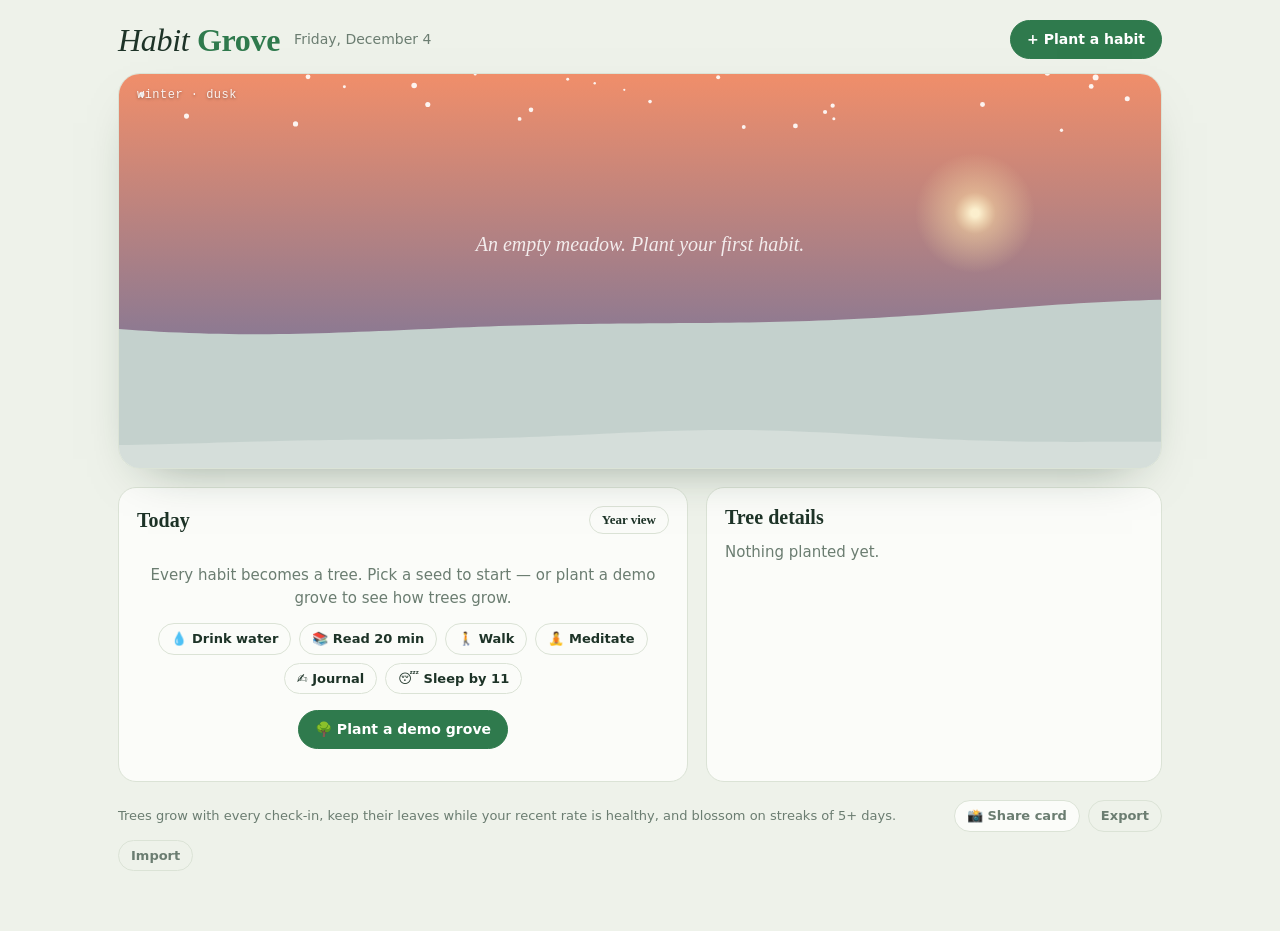
<file: apps/Habit-Grove.html>
<!doctype html>
<html lang="en">
<head>
<meta charset="utf-8">
<meta name="viewport" content="width=device-width,initial-scale=1">
<meta name="robots" content="noindex, nofollow">
<meta http-equiv="Content-Security-Policy" content="default-src 'none'; script-src 'unsafe-inline'; style-src 'unsafe-inline'; img-src data: blob:; connect-src 'none'">
<meta name="theme-color" content="#eef2ea" media="(prefers-color-scheme: light)">
<meta name="theme-color" content="#101a15" media="(prefers-color-scheme: dark)">
<title>Habit Grove — Grow a Tree for Every Habit</title>
<link rel="icon" href="data:image/svg+xml,%3Csvg xmlns='http://www.w3.org/2000/svg' viewBox='0 0 64 64'%3E%3Cpath d='M32 60V34' stroke='%236b4a2f' stroke-width='6' stroke-linecap='round'/%3E%3Ccircle cx='32' cy='24' r='18' fill='%234f9d69'/%3E%3Ccircle cx='24' cy='18' r='4' fill='%23ff8fa3'/%3E%3Ccircle cx='40' cy='26' r='4' fill='%23ff8fa3'/%3E%3C/svg%3E">
<style>
:root{
  --bg:#eef2ea; --card:#fbfcf9; --ink:#1d3327; --mute:#6b7d71; --line:#dbe3d6; --leaf:#4f9d69; --leaf2:#2f7a4d; --bark:#6b4a2f; --warn:#d98e32; --bad:#c9543f;
  --serif:"Iowan Old Style","Palatino Linotype",Palatino,Georgia,serif;
  --sans:"Segoe UI Variable Text","Segoe UI",system-ui,-apple-system,Roboto,sans-serif;
  --mono:ui-monospace,"Cascadia Mono",Consolas,monospace;
  color-scheme:light;
}
@media (prefers-color-scheme:dark){
  :root{--bg:#101a15;--card:#16231c;--ink:#e3eee6;--mute:#8ea497;--line:#26382d;--leaf:#6cc28a;--leaf2:#4f9d69;--bark:#b08a63;color-scheme:dark}
}
*{box-sizing:border-box}
html,body{margin:0;background:var(--bg);color:var(--ink);font:15px/1.5 var(--sans)}
body{padding:0 0 60px}
button,input,select,textarea{font:inherit;color:inherit}
button{cursor:pointer}
:focus-visible{outline:2px solid var(--leaf);outline-offset:2px}
.wrap{max-width:1100px;margin:0 auto;padding:0 clamp(12px,3vw,28px)}
header.top{display:flex;align-items:center;gap:14px;padding:20px 0 14px;flex-wrap:wrap}
header.top h1{margin:0;font:italic 500 32px/1 var(--serif);letter-spacing:-.01em}
header.top h1 b{font-style:normal;font-weight:700;color:var(--leaf2)}
header.top .date{color:var(--mute);font-size:14px}
header.top .sp{flex:1}
.btn{border:1px solid var(--line);background:var(--card);border-radius:999px;padding:8px 16px;font-weight:600;font-size:14px;transition:background .15s,border-color .15s,transform .1s}
.btn:hover{border-color:var(--leaf)}
.btn:active{transform:translateY(1px)}
.btn.pri{background:var(--leaf2);border-color:var(--leaf2);color:#fff}
.btn.pri:hover{background:var(--leaf)}
.btn.ghost{background:transparent}
.btn.danger{color:var(--bad)}
.btn.danger.armed{background:var(--bad);color:#fff;border-color:var(--bad)}
.btn.sm{padding:5px 12px;font-size:13px}
.scene{position:relative;border-radius:22px;overflow:hidden;height:clamp(260px,44vh,440px);box-shadow:0 20px 50px -30px rgba(20,50,30,.5);border:1px solid var(--line)}
.scene canvas{display:block;width:100%;height:100%;cursor:pointer}
.scene .cap{position:absolute;left:18px;top:14px;font:12px var(--mono);color:rgba(255,255,255,.9);text-shadow:0 1px 3px rgba(0,0,0,.35);pointer-events:none;letter-spacing:.04em}
.scene .health{position:absolute;right:16px;top:12px;background:rgba(255,255,255,.82);color:#1d3327;border-radius:999px;padding:5px 12px;font:600 12.5px var(--sans);backdrop-filter:blur(6px);-webkit-backdrop-filter:blur(6px);isolation:isolate}
.grid{display:grid;grid-template-columns:minmax(0,1.25fr) minmax(0,1fr);gap:18px;margin-top:18px}
.card{background:var(--card);border:1px solid var(--line);border-radius:18px;padding:18px}
.card h2{margin:0 0 12px;font:600 20px var(--serif);display:flex;align-items:center;gap:10px}
.card h2 small{font:13px var(--sans);color:var(--mute);margin-left:auto}
.habit{display:grid;grid-template-columns:44px 1fr auto;gap:12px;align-items:center;padding:10px 8px;border-radius:14px;cursor:pointer;border:1px solid transparent;transition:background .15s,border-color .15s}
.habit:hover{background:color-mix(in srgb,var(--leaf) 7%,transparent)}
.habit.sel{border-color:var(--line);background:color-mix(in srgb,var(--leaf) 9%,transparent)}
.habit .em{width:44px;height:44px;border-radius:12px;display:grid;place-items:center;font-size:22px;background:color-mix(in srgb,var(--c) 18%,transparent)}
.habit .nm{font-weight:600}
.habit .meta{font-size:12.5px;color:var(--mute);display:flex;gap:10px;align-items:center;flex-wrap:wrap}
.week{display:flex;gap:3px}
.week i{width:9px;height:9px;border-radius:3px;background:var(--line)}
.week i.d{background:var(--c)}
.week i.off{opacity:.35}
.check{width:48px;height:48px;border-radius:50%;border:2px solid var(--c);background:transparent;display:grid;place-items:center;transition:background .2s,transform .15s}
.check svg{width:22px;height:22px;stroke:var(--c);stroke-width:3;fill:none;stroke-linecap:round;stroke-linejoin:round;stroke-dasharray:30;stroke-dashoffset:30;transition:stroke-dashoffset .3s}
.check.on{background:var(--c)}
.check.on svg{stroke:#fff;stroke-dashoffset:0}
.check:hover{transform:scale(1.06)}
.check.rest{border-style:dashed;opacity:.5}
.empty{text-align:center;padding:14px 6px}
.empty p{color:var(--mute);margin:4px 0 14px}
.chips{display:flex;flex-wrap:wrap;gap:8px;justify-content:center}
.stats{display:grid;grid-template-columns:repeat(4,1fr);gap:10px;margin-bottom:14px}
.stat{background:color-mix(in srgb,var(--c,var(--leaf)) 9%,transparent);border-radius:12px;padding:10px}
.stat b{display:block;font:600 24px var(--serif)}
.stat span{font-size:12px;color:var(--mute)}
.heat{display:grid;grid-auto-flow:column;grid-template-rows:repeat(7,1fr);gap:3px;overflow-x:auto;padding-bottom:4px}
.heat button{width:14px;height:14px;border-radius:3px;border:0;padding:0;background:var(--line)}
.heat button.d{background:var(--c)}
.heat button.off{opacity:.35}
.heat button.today{box-shadow:0 0 0 2px var(--ink)}
.heat button.fut{visibility:hidden}
.heat button:hover{outline:2px solid var(--c);outline-offset:1px}
.wkbars{display:flex;gap:5px;height:64px;align-items:flex-end}
.wkbar{display:flex;flex-direction:column;align-items:center;gap:3px;height:100%;justify-content:flex-end;width:16px}
.wkbar i{display:block;width:100%;border-radius:4px 4px 2px 2px;background:color-mix(in srgb,var(--c) 55%,transparent)}
.wkbar.best i{background:var(--c)}
.wkbar span{font-size:10px;color:var(--mute)}
.yearwrap{overflow-x:auto;padding-bottom:4px}
.yheat{display:grid;grid-auto-flow:column;grid-template-rows:repeat(7,13px);grid-auto-columns:13px;gap:3px;width:max-content}
.yheat i{border-radius:3px;background:var(--line)}
.ymonths{display:grid;grid-auto-columns:13px;gap:3px;width:max-content;height:16px;font-size:10.5px;color:var(--mute)}
.ymonths span{grid-row:1;white-space:nowrap}
.yheat i.perfect{box-shadow:0 0 0 1.5px #e0b23a inset}
.yheat i.none{background:transparent}
.hlabels{display:flex;justify-content:space-between;font-size:11px;color:var(--mute);margin-top:4px}
.form{display:grid;gap:12px}
.form label{display:grid;gap:5px;font-size:13px;color:var(--mute)}
.form input[type=text],.form textarea{border:1px solid var(--line);background:transparent;border-radius:10px;padding:9px 11px;outline:none}
.form input[type=text]:focus,.form textarea:focus{border-color:var(--leaf)}
.emojis,.colors,.days{display:flex;flex-wrap:wrap;gap:6px}
.emojis button{width:36px;height:36px;border-radius:10px;border:1px solid var(--line);background:transparent;font-size:18px}
.emojis button.on{border-color:var(--ink);background:color-mix(in srgb,var(--leaf) 12%,transparent)}
.colors button{width:28px;height:28px;border-radius:50%;border:3px solid transparent;background:var(--c);box-shadow:0 0 0 1px var(--line)}
.colors button.on{border-color:var(--card);box-shadow:0 0 0 2px var(--ink)}
.days button{width:38px;height:32px;border-radius:9px;border:1px solid var(--line);background:transparent;font-size:12.5px;font-weight:600}
.days button.on{background:var(--ink);color:var(--bg);border-color:var(--ink)}
.row{display:flex;gap:8px;flex-wrap:wrap;align-items:center}
.note{width:100%;min-height:64px;resize:vertical}
dialog{border:0;border-radius:20px;padding:22px;background:var(--card);color:var(--ink);width:min(460px,calc(100vw - 24px));box-shadow:0 30px 80px rgba(0,0,0,.35)}
dialog::backdrop{background:rgba(10,25,15,.45);backdrop-filter:blur(3px)}
dialog h3{margin:0 0 14px;font:600 22px var(--serif)}
#toast{position:fixed;left:50%;bottom:22px;transform:translate(-50%,12px);background:var(--ink);color:var(--bg);padding:10px 18px;border-radius:999px;font-weight:600;font-size:14px;opacity:0;pointer-events:none;transition:.25s;z-index:30}
#toast.show{opacity:1;transform:translate(-50%,0)}
.foot{display:flex;gap:8px;flex-wrap:wrap;margin-top:18px;align-items:center;color:var(--mute);font-size:13px}
.foot .sp{flex:1}
@media (max-width:820px){.grid{grid-template-columns:minmax(0,1fr)}.stats{grid-template-columns:repeat(2,1fr)}}
.card{min-width:0}
@media (prefers-reduced-motion:reduce){*,*::before,*::after{animation-duration:.01ms!important;transition-duration:.01ms!important}}
</style>
</head>
<body>
<div class="wrap">
  <header class="top">
    <h1>Habit <b>Grove</b></h1>
    <span class="date" id="today"></span>
    <span class="sp"></span>
    <button class="btn pri" id="addBtn">+ Plant a habit</button>
  </header>

  <div class="scene" id="scene">
    <canvas id="grove" aria-label="Your grove: one tree per habit. Click a tree to open it."></canvas>
    <div class="cap" id="sceneCap"></div>
    <div class="health" id="health" hidden></div>
  </div>

  <div class="grid">
    <section class="card">
      <h2>Today <small id="todayCount"></small><button class="btn sm ghost" id="yearBtn" title="Your whole year across every habit" style="margin-left:8px">Year view</button></h2>
      <div id="list"></div>
    </section>
    <section class="card" id="detail">
      <h2 id="dTitle">Tree details</h2>
      <div id="dBody"><p style="color:var(--mute);margin:0">Select a habit or click a tree to see its history.</p></div>
    </section>
  </div>

  <div class="foot">
    <span>Trees grow with every check-in, keep their leaves while your recent rate is healthy, and blossom on streaks of 5+ days.</span>
    <span class="sp"></span>
    <button class="btn sm" id="cardB" title="Save a 1200×630 image of your grove and streaks">📸 Share card</button>
    <button class="btn sm ghost" id="exportB">Export</button>
    <button class="btn sm ghost" id="importB">Import</button>
    <input type="file" id="importF" accept=".json,application/json" hidden>
  </div>
</div>

<dialog id="edit">
  <form class="form" id="editForm" method="dialog">
    <h3 id="editTitle">Plant a habit</h3>
    <label>Name <input type="text" id="fName" maxlength="40" required placeholder="e.g. Read 20 minutes"></label>
    <div><div style="font-size:13px;color:var(--mute);margin-bottom:5px">Icon</div><div class="emojis" id="fEmoji"></div></div>
    <div><div style="font-size:13px;color:var(--mute);margin-bottom:5px">Blossom colour</div><div class="colors" id="fColor"></div></div>
    <div><div style="font-size:13px;color:var(--mute);margin-bottom:5px">Scheduled days</div><div class="days" id="fDays"></div></div>
    <div class="row" style="justify-content:flex-end;margin-top:6px">
      <button type="button" class="btn ghost" id="cancelEdit">Cancel</button>
      <button type="submit" class="btn pri" id="saveEdit">Plant</button>
    </div>
  </form>
</dialog>
<dialog id="year" aria-labelledby="yearTitle" style="width:min(940px,calc(100vw - 24px))">
  <h3 id="yearTitle">A year in the grove</h3>
  <div class="stats" id="yStats"></div>
  <div class="yearwrap"><div class="ymonths" id="yMonths" aria-hidden="true"></div><div class="yheat" id="yHeat" role="img"></div></div>
  <p style="color:var(--mute);font-size:13px;margin:10px 0 0">Each square is one day, shaded by the share of that day's scheduled habits you completed. A gold ring marks a perfect day.</p>
  <div class="row" style="justify-content:flex-end;margin-top:12px"><button class="btn" id="yClose">Close</button></div>
</dialog>
<div id="toast" role="status" aria-live="polite"></div>

<script>
'use strict';
const $ = s => document.querySelector(s), $$ = s => [...document.querySelectorAll(s)];
const STORE = 'habitgrove.v1';
const clamp = (v, a, b) => Math.min(b, Math.max(a, v));
function el(tag, attrs = {}, ...kids) {
  const e = document.createElement(tag);
  for (const [k, v] of Object.entries(attrs)) {
    if (k === 'class') e.className = v; else if (k === 'style') e.style.cssText = v; else if (k.startsWith('on')) e.addEventListener(k.slice(2), v);
    else if (v !== false && v != null) e.setAttribute(k, v === true ? '' : v);
  }
  for (const k of kids.flat()) if (k != null && k !== false) e.append(k);
  return e;
}

/* ============ dates ============
   Habits belong to the user's *local* calendar day (a 9 pm check-in in New York is still "today"),
   so keys are built from local Y/M/D components — never toISOString(), which silently shifts to UTC. */
const pad = n => String(n).padStart(2, '0');
const keyOf = d => `${d.getFullYear()}-${pad(d.getMonth() + 1)}-${pad(d.getDate())}`;
const dateOf = k => { const [y, m, d] = k.split('-').map(Number); return new Date(y, m - 1, d); };
const addDays = (d, n) => { const x = new Date(d.getFullYear(), d.getMonth(), d.getDate() + n); return x; };
const DOW = ['Su', 'Mo', 'Tu', 'We', 'Th', 'Fr', 'Sa'];
let TODAY = keyOf(new Date());

/* ============ data ============ */
const EMOJI = ['💧', '📚', '🚶', '🧘', '✍️', '🏃', '🥗', '😴', '🎸', '🧹', '💪', '🌱', '☀️', '🧠', '📵', '🍎', '🚴', '🎨', '💊', '🙏'];
const COLORS = ['#ff8fa3', '#ffb347', '#ffd93d', '#9b8cff', '#5ec2ff', '#ff6b6b', '#f7a8ff', '#ffffff', '#ffa07a', '#c1ff72'];
let D = { v: 1, habits: [] };
function uid() { return Math.random().toString(36).slice(2, 10) + Date.now().toString(36).slice(-4); }
function sanitize(d) {
  if (!d || !Array.isArray(d.habits)) throw new Error('Not a Habit Grove file');
  return { v: 1, habits: d.habits.slice(0, 40).map(h => {
    const log = {}, notes = {};
    if (h && h.log && typeof h.log === 'object') for (const k of Object.keys(h.log)) if (/^\d{4}-\d{2}-\d{2}$/.test(k) && h.log[k]) log[k] = 1;
    if (h && h.notes && typeof h.notes === 'object') for (const k of Object.keys(h.notes)) if (/^\d{4}-\d{2}-\d{2}$/.test(k)) notes[k] = String(h.notes[k]).slice(0, 500);
    return {
      id: typeof h.id === 'string' && /^[\w-]{4,40}$/.test(h.id) ? h.id : uid(),
      name: String(h.name || 'Habit').slice(0, 40), emoji: EMOJI.includes(h.emoji) ? h.emoji : '🌱',
      color: /^#[0-9a-f]{6}$/i.test(h.color) ? h.color : COLORS[0],
      days: Array.isArray(h.days) && h.days.length === 7 ? h.days.map(Boolean) : Array(7).fill(true),
      created: /^\d{4}-\d{2}-\d{2}$/.test(h.created) ? h.created : TODAY, log, notes
    };
  }) };
}
function load() { try { const s = localStorage.getItem(STORE); if (s) D = sanitize(JSON.parse(s)); } catch (e) { D = { v: 1, habits: [] }; } }
let saveT = 0;
let warnedStorage = false;
function save() { clearTimeout(saveT); saveT = setTimeout(() => { try { localStorage.setItem(STORE, JSON.stringify(D)); } catch (e) { if (!warnedStorage) { warnedStorage = true; toast('Browser storage is unavailable — use Export to keep your data'); } } }, 200); }

/* ============ stats ============ */
const scheduled = (h, d) => h.days[d.getDay()];
function stats(h) {
  const today = dateOf(TODAY), created = dateOf(h.created);
  let total = 0; for (const k in h.log) if (k <= TODAY) total++;
  // current streak: walk back; today gets grace if not done yet
  let streak = 0;
  for (let d = today, n = 0; d >= created && n < 4000; d = addDays(d, -1), n++) {
    if (!scheduled(h, d)) continue;
    const k = keyOf(d);
    if (h.log[k]) streak++; else if (k === TODAY) continue; else break;
  }
  // best streak
  let best = 0, run = 0;
  const first = Object.keys(h.log).sort()[0];
  const start = first && first < h.created ? dateOf(first) : created;
  for (let d = start, n = 0; d <= today && n < 4000; d = addDays(d, 1), n++) {
    if (!scheduled(h, d)) continue;
    if (h.log[keyOf(d)]) { run++; best = Math.max(best, run); } else if (keyOf(d) !== TODAY) run = 0;
  }
  const rate = days => {
    let sch = 0, done = 0;
    for (let i = 0; i < days; i++) {
      const d = addDays(today, -i), k = keyOf(d);
      if (d < start) break;
      if (!scheduled(h, d)) continue;
      if (k === TODAY && !h.log[k]) continue;
      sch++; if (h.log[k]) done++;
    }
    return sch ? done / sch : 1;
  };
  return { total, streak, best, rate14: rate(14), rate30: rate(30), doneToday: !!h.log[TODAY], dueToday: scheduled(h, today) };
}

/* ============ PRNG ============ */
function hashStr(s) { let h = 2166136261; for (const c of s) { h ^= c.charCodeAt(0); h = Math.imul(h, 16777619); } return h >>> 0; }
function mulberry(a) { return () => { a |= 0; a = a + 0x6D2B79F5 | 0; let t = Math.imul(a ^ a >>> 15, 1 | a); t = t + Math.imul(t ^ t >>> 7, 61 | t) ^ t; return ((t ^ t >>> 14) >>> 0) / 4294967296; }; }

/* ============ trees ============ */
const MAXD = 9;
const treeCache = new Map();
function treeFor(h) {
  let t = treeCache.get(h.id); if (t) return t;
  const rnd = mulberry(hashStr(h.id));
  const segs = [];
  const lean = (rnd() - .5) * .25;
  function branch(parent, depth, len, ang, w) {
    const s = { parent, depth, len, ang, w, phase: rnd() * 6.283, leaves: [], x0: 0, y0: 0, x1: 0, y1: 0, a: 0 };
    segs.push(s);
    if (depth >= MAXD) return;
    if (depth >= 2) for (let k = 0; k < 2; k++) s.leaves.push({ off: (rnd() - .5) * 2.2, r: .7 + rnd() * .6, keep: rnd(), bloom: rnd(), t: .55 + rnd() * .45 });
    const n = depth < 3 && rnd() < .3 ? 3 : 2;
    const spread = .38 + rnd() * .3;
    for (let k = 0; k < n; k++) {
      const a = n === 3 ? (k - 1) * spread * 1.1 : (k === 0 ? -1 : 1) * spread * (.75 + rnd() * .5);
      branch(s, depth + 1, len * (.7 + rnd() * .14), a + (rnd() - .5) * .18 + (depth === 0 ? lean : 0), w * .7);
    }
  }
  branch(null, 0, 1, lean * .4, 1);
  t = { segs, rnd };
  treeCache.set(h.id, t);
  return t;
}
function growthOf(st) { return clamp(Math.log1p(st.total) / Math.log1p(150), 0, 1); }

/* ============ seasons ============ */
// Northern-hemisphere seasons from the local month; "#season=winter" previews another one.
const SEASONS = ['winter', 'spring', 'summer', 'autumn'];
const seasonOf = d => {
  const o = /season=(\w+)/.exec(location.hash); if (o && SEASONS.includes(o[1])) return o[1];
  const m = d.getMonth(); return m === 11 || m < 2 ? 'winter' : m < 5 ? 'spring' : m < 8 ? 'summer' : 'autumn';
};
let SEASON = seasonOf(new Date());
const ambient = [];
addEventListener('hashchange', () => { ambient.length = 0; render(); });

/* ============ scene ============ */
const cv = $('#grove'), ctx = cv.getContext('2d');
let W = 0, H = 0, DPR = 1, raf = 0, tNow = 0;
const view = new Map(); // habit id -> {g (animated growth), health, x}
const particles = [];
const reduce = matchMedia('(prefers-reduced-motion: reduce)');
function resize() { const r = cv.getBoundingClientRect(); W = r.width; H = r.height; DPR = Math.min(devicePixelRatio || 1, 2); cv.width = W * DPR; cv.height = H * DPR; ctx.setTransform(DPR, 0, 0, DPR, 0, 0); stars = null; loop(); }
let stars = null;
function skyFor(hour) {
  // [top, bottom, groundFar, groundNear, isNight]
  if (hour < 5 || hour >= 21) return ['#0b1526', '#20344f', '#1d3b2d', '#16301f', true];
  if (hour < 8) return ['#f4b58a', '#b7d3ea', '#6d9a6a', '#4f8455', false];
  if (hour < 17) return ['#9fd3f2', '#e3f4ee', '#8cc281', '#5fa362', false];
  return ['#f08e6a', '#5a6fa6', '#56785a', '#3c6444', false];
}
function hills(y0, amp, freq, phase, color) {
  ctx.fillStyle = color; ctx.beginPath(); ctx.moveTo(0, H);
  for (let x = 0; x <= W + 10; x += 10) ctx.lineTo(x, y0 + Math.sin(x * freq + phase) * amp + Math.sin(x * freq * 2.3 + phase * 2) * amp * .35);
  ctx.lineTo(W, H); ctx.closePath(); ctx.fill();
}
function groundY(x) { return H - 34 + Math.sin(x * .006 + 1.2) * 6; }
function frame(ts) {
  raf = 0; tNow = ts / 1000;
  const hour = new Date().getHours();
  let [top, bot, far, near, night] = skyFor(hour);
  if (SEASON === 'winter') { far = mix(far, '#e9eff3', night ? .45 : .75); near = mix(near, '#f6f9fb', night ? .5 : .82); }
  else if (SEASON === 'autumn') { far = mix(far, '#a8843f', .3); near = mix(near, '#8f7433', .22); }
  else if (SEASON === 'spring') { near = mix(near, '#7cc46a', .25); }
  const g = ctx.createLinearGradient(0, 0, 0, H); g.addColorStop(0, top); g.addColorStop(1, bot);
  ctx.fillStyle = g; ctx.fillRect(0, 0, W, H);
  if (night) {
    if (!stars) { const r = mulberry(7); stars = Array.from({ length: 90 }, () => [r() * W, r() * H * .6, r() * 1.4 + .3, r() * 6]); }
    for (const [x, y, s, p] of stars) { ctx.globalAlpha = .4 + .5 * Math.abs(Math.sin(tNow * .6 + p)); ctx.fillStyle = '#fff'; ctx.fillRect(x, y, s, s); }
    ctx.globalAlpha = 1; ctx.fillStyle = '#f5f1d8'; ctx.beginPath(); ctx.arc(W * .82, H * .2, 16, 0, 7); ctx.fill();
    ctx.fillStyle = top; ctx.beginPath(); ctx.arc(W * .82 + 7, H * .2 - 4, 14, 0, 7); ctx.fill();
  } else {
    const sx = W * (.12 + .76 * clamp((hour - 6) / 13, 0, 1)), sy = H * (.42 - .28 * Math.sin(Math.PI * clamp((hour - 6) / 13, 0, 1)));
    const sg = ctx.createRadialGradient(sx, sy, 4, sx, sy, 60); sg.addColorStop(0, 'rgba(255,245,210,.95)'); sg.addColorStop(.3, 'rgba(255,230,170,.45)'); sg.addColorStop(1, 'rgba(255,230,170,0)');
    ctx.fillStyle = sg; ctx.beginPath(); ctx.arc(sx, sy, 60, 0, 7); ctx.fill();
  }
  hills(H * .62, 14, .004, .5, far);
  hills(H - 30, 6, .006, 1.2, near);

  const hs = D.habits, n = hs.length;
  let anyMoving = false;
  if (!n) {
    ctx.fillStyle = 'rgba(255,255,255,.85)'; ctx.font = 'italic 20px ' + getComputedStyle(document.body).getPropertyValue('--serif');
    ctx.textAlign = 'center'; ctx.fillText('An empty meadow. Plant your first habit.', W / 2, H * .45); ctx.textAlign = 'left';
  }
  const slot = W / Math.max(n, 1), scaleBase = Math.min((H - 70) / 3.6, slot * .42, 95);
  hs.forEach((h, i) => {
    const st = statsCache.get(h.id) || stats(h);
    let v = view.get(h.id); if (!v) { v = { g: 0, health: st.rate14 }; view.set(h.id, v); }
    const target = growthOf(st);
    if (reduce.matches) { v.g = target; v.health = st.rate14; }
    else { v.g += (target - v.g) * .06; v.health += (st.rate14 - v.health) * .06; }
    if (Math.abs(target - v.g) > .001 || Math.abs(st.rate14 - v.health) > .002) anyMoving = true;
    const x = slot * (i + .5), y = groundY(x);
    v.x = x; v.y = y;
    drawTree(h, st, v, x, y, scaleBase * (.35 + .65 * Math.sqrt(v.g)), night);
    // label
    ctx.font = '600 12px ' + getComputedStyle(document.body).getPropertyValue('--sans'); ctx.textAlign = 'center';
    const label = `${h.emoji} ${h.name}`, lw = Math.min(slot - 8, ctx.measureText(label).width + 16);
    ctx.fillStyle = h.id === selected ? 'rgba(255,255,255,.95)' : 'rgba(255,255,255,.7)';
    roundRect(x - lw / 2, H - 24, lw, 19, 9); ctx.fill();
    ctx.fillStyle = '#1d3327'; ctx.save(); ctx.beginPath(); ctx.rect(x - lw / 2 + 4, H - 26, lw - 8, 24); ctx.clip(); ctx.fillText(label, x, H - 10); ctx.restore();
    ctx.textAlign = 'left';
  });
  // ambient seasonal particles: snow, drifting leaves, spring petals, summer-night fireflies
  if (!reduce.matches) {
    const kind = SEASON === 'winter' ? 'snow' : SEASON === 'autumn' ? 'leaf' : SEASON === 'spring' ? 'petal' : night ? 'fly' : null;
    const cap = kind === 'snow' ? 70 : kind === 'fly' ? 18 : 14;
    if (kind && ambient.length < cap && Math.random() < (kind === 'snow' ? .5 : .08)) {
      ambient.push(kind === 'fly' ? { k: kind, x: Math.random() * W, y: H * (.45 + Math.random() * .4), ph: Math.random() * 6, t: 0, life: 6 + Math.random() * 6 }
        : { k: kind, x: Math.random() * W * 1.2 - W * .1, y: -8, vx: (Math.random() - .3) * (kind === 'snow' ? .4 : .9), vy: kind === 'snow' ? .4 + Math.random() * .6 : .5 + Math.random() * .5, rot: Math.random() * 6, vr: (Math.random() - .5) * .08, r: kind === 'snow' ? 1 + Math.random() * 2 : 2.5 + Math.random() * 2, c: kind === 'leaf' ? ['#d9822b', '#c4532d', '#e0b23a'][Math.floor(Math.random() * 3)] : '#ffc2d1', t: 0, life: 30 });
    }
    for (let i = ambient.length - 1; i >= 0; i--) {
      const a = ambient[i]; a.t += 1 / 60;
      if (a.k === 'fly') {
        a.x += Math.sin(tNow * .7 + a.ph) * .4; a.y += Math.cos(tNow * .9 + a.ph * 2) * .25;
        const glow = Math.max(0, Math.sin(a.t * 2.2 + a.ph)) * Math.min(1, (a.life - a.t) / 2);
        ctx.fillStyle = `rgba(255,236,140,${glow})`; ctx.beginPath(); ctx.arc(a.x, a.y, 1.8, 0, 7); ctx.fill();
        ctx.fillStyle = `rgba(255,236,140,${glow * .25})`; ctx.beginPath(); ctx.arc(a.x, a.y, 6, 0, 7); ctx.fill();
      } else {
        a.x += a.vx + Math.sin(tNow + a.rot) * (a.k === 'snow' ? .25 : .6); a.y += a.vy; a.rot += a.vr;
        ctx.fillStyle = a.k === 'snow' ? 'rgba(255,255,255,.9)' : a.c;
        ctx.beginPath(); if (a.k === 'snow') ctx.arc(a.x, a.y, a.r, 0, 7); else ctx.ellipse(a.x, a.y, a.r, a.r * .5, a.rot, 0, 7); ctx.fill();
      }
      if (a.t > a.life || a.y > groundY(a.x) + 4) ambient.splice(i, 1);
    }
  }
  // particles (sparkles and falling petals)
  for (let i = particles.length - 1; i >= 0; i--) {
    const p = particles[i]; p.t += 1 / 60; p.x += p.vx; p.y += p.vy; p.vy += p.gy; p.vx *= .99;
    if (p.t > p.life) { particles.splice(i, 1); continue; }
    ctx.globalAlpha = 1 - p.t / p.life; ctx.fillStyle = p.c;
    ctx.beginPath(); ctx.arc(p.x, p.y, p.r, 0, 7); ctx.fill();
  }
  ctx.globalAlpha = 1;
  const animating = !reduce.matches;
  if ((animating || anyMoving || particles.length) && !document.hidden) loop();
}
function roundRect(x, y, w, h, r) { ctx.beginPath(); ctx.moveTo(x + r, y); ctx.arcTo(x + w, y, x + w, y + h, r); ctx.arcTo(x + w, y + h, x, y + h, r); ctx.arcTo(x, y + h, x, y, r); ctx.arcTo(x, y, x + w, y, r); ctx.closePath(); }
function mix(a, b, t) {
  const pa = parseInt(a.slice(1), 16), pb = parseInt(b.slice(1), 16);
  const c = s => Math.round(((pa >> s) & 255) * (1 - t) + ((pb >> s) & 255) * t);
  return `rgb(${c(16)},${c(8)},${c(0)})`;
}
function drawTree(h, st, v, bx, by, scale, night) {
  const { segs } = treeFor(h), G = 1 + v.g * (MAXD - .2), health = clamp(v.health, 0, 1);
  const wind = reduce.matches ? 0 : 1, tsec = tNow;
  const bark = night ? '#3e2c1d' : '#6b4a2f';
  // leaves shade from autumn gold (neglected) to deep green (healthy)
  const leafC = mix('#c49a4a', night ? '#2f6e47' : '#3f9a5d', clamp((health - .15) / .6, 0, 1));
  ctx.lineCap = 'round';
  // shadow
  ctx.fillStyle = 'rgba(0,0,0,.14)'; ctx.beginPath(); ctx.ellipse(bx, by + 2, scale * (.3 + v.g * .9), 5, 0, 0, 7); ctx.fill();
  const leaves = [], blooms = [];
  for (const s of segs) {
    const f = clamp(G - s.depth, 0, 1); if (f <= 0) { s.vis = 0; continue; }
    s.vis = f;
    const sway = wind * Math.sin(tsec * .9 + s.phase + bx * .01) * .018 * (s.depth + 1);
    if (!s.parent) { s.x0 = bx; s.y0 = by; s.a = -Math.PI / 2 + s.ang + sway * .3; }
    else { s.x0 = s.parent.x1; s.y0 = s.parent.y1; s.a = s.parent.a + s.ang + sway; }
    const L = s.len * scale * f;
    s.x1 = s.x0 + Math.cos(s.a) * L; s.y1 = s.y0 + Math.sin(s.a) * L;
    const w = Math.max(.7, s.w * scale * .16 * (.45 + .55 * v.g));
    ctx.strokeStyle = bark; ctx.lineWidth = w;
    ctx.beginPath(); ctx.moveTo(s.x0, s.y0); ctx.lineTo(s.x1, s.y1); ctx.stroke();
    if (f >= .6 && s.depth >= Math.floor(G) - 3) {
      for (const lf of s.leaves) {
        // winter thins every canopy (the grove sleeps), independent of habit health
        if (lf.keep > (health * 1.05 + .05) * (SEASON === 'winter' ? .4 : 1)) continue;
        const ax = s.x0 + (s.x1 - s.x0) * lf.t, ay = s.y0 + (s.y1 - s.y0) * lf.t;
        leaves.push([ax, ay, s.a + lf.off, lf.r * scale * .09 * (.6 + .4 * f), SEASON === 'autumn' ? (lf.bloom > .72 ? 2 : lf.bloom > .45 ? 1 : 0) : 0]);
        if (st.streak >= 5 && lf.bloom < clamp((st.streak - 4) / 26, .08, .55)) blooms.push([ax + Math.cos(s.a + lf.off) * 3, ay + Math.sin(s.a + lf.off) * 3, lf.r * scale * .045 + 1.2, st.streak >= 21 && lf.bloom < .12]);
      }
    }
  }
  const leafCols = [leafC, '#d9822b', '#c4532d'];
  for (let ci = 0; ci < 3; ci++) {
    ctx.fillStyle = leafCols[ci]; ctx.beginPath();
    for (const [x, y, a, r, c] of leaves) if (c === ci) { ctx.moveTo(x + Math.cos(a) * r * 2, y + Math.sin(a) * r * 2); ctx.ellipse(x + Math.cos(a) * r, y + Math.sin(a) * r, r, r * .55, a, 0, 7); }
    ctx.fill();
  }
  ctx.fillStyle = '#ffffff'; ctx.globalAlpha = .25;
  for (const [x, y, a, r] of leaves) { ctx.beginPath(); ctx.ellipse(x + Math.cos(a) * r * 1.1, y + Math.sin(a) * r * 1.1 - r * .2, r * .45, r * .2, a, 0, 7); ctx.fill(); }
  ctx.globalAlpha = 1;
  for (const [x, y, r, fruit] of blooms) {
    if (fruit) { ctx.fillStyle = h.color; ctx.beginPath(); ctx.arc(x, y + r, r * 1.6, 0, 7); ctx.fill(); ctx.fillStyle = 'rgba(255,255,255,.5)'; ctx.beginPath(); ctx.arc(x - r * .5, y + r * .5, r * .5, 0, 7); ctx.fill(); }
    else { ctx.fillStyle = h.color; for (let k = 0; k < 5; k++) { const a = k * 1.2566; ctx.beginPath(); ctx.arc(x + Math.cos(a) * r, y + Math.sin(a) * r, r * .75, 0, 7); ctx.fill(); } ctx.fillStyle = '#fff4b8'; ctx.beginPath(); ctx.arc(x, y, r * .55, 0, 7); ctx.fill(); }
  }
  if (h.id === selected) { ctx.strokeStyle = 'rgba(255,255,255,.8)'; ctx.setLineDash([3, 4]); ctx.lineWidth = 1.5; ctx.beginPath(); ctx.ellipse(bx, by + 2, scale * (.35 + v.g * .9) + 6, 8, 0, 0, 7); ctx.stroke(); ctx.setLineDash([]); }
}
function loop() { if (!raf && !document.hidden) raf = requestAnimationFrame(frame); }
document.addEventListener('visibilitychange', () => { if (!document.hidden) loop(); });
new ResizeObserver(resize).observe(cv);
cv.addEventListener('click', e => {
  const r = cv.getBoundingClientRect(), x = e.clientX - r.left;
  const n = D.habits.length; if (!n) return openEdit();
  const i = clamp(Math.floor(x / (W / n)), 0, n - 1);
  select(D.habits[i].id);
});
function burst(h, good) {
  const v = view.get(h.id); if (!v || reduce.matches) return;
  const top = v.y - 60 - v.g * 120;
  for (let k = 0; k < (good ? 26 : 14); k++) {
    particles.push(good
      ? { x: v.x + (Math.random() - .5) * 60, y: top + Math.random() * 60, vx: (Math.random() - .5) * 1.6, vy: -Math.random() * 2 - .5, gy: .05, r: 1.5 + Math.random() * 2.5, c: Math.random() < .5 ? h.color : '#fff6c9', t: 0, life: 1.2 + Math.random() * .6 }
      : { x: v.x + (Math.random() - .5) * 70, y: top + Math.random() * 70, vx: (Math.random() - .5) * .8, vy: .2 + Math.random() * .4, gy: .01, r: 2 + Math.random() * 2, c: '#c49a4a', t: 0, life: 2 + Math.random() });
  }
  loop();
}

/* ============ list ============ */
const statsCache = new Map();
function refreshStats() { statsCache.clear(); for (const h of D.habits) statsCache.set(h.id, stats(h)); }
let selected = null;
function render() {
  refreshStats();
  const now = new Date();
  $('#today').textContent = now.toLocaleDateString(undefined, { weekday: 'long', month: 'long', day: 'numeric' });
  const list = $('#list');
  if (!D.habits.length) {
    list.replaceChildren(el('div', { class: 'empty' },
      el('p', {}, 'Every habit becomes a tree. Pick a seed to start — or plant a demo grove to see how trees grow.'),
      el('div', { class: 'chips' }, ...[['Drink water', '💧'], ['Read 20 min', '📚'], ['Walk', '🚶'], ['Meditate', '🧘'], ['Journal', '✍️'], ['Sleep by 11', '😴']].map(([n, e], k) =>
        el('button', { class: 'btn sm', onclick: () => addHabit({ name: n, emoji: e, color: COLORS[k % COLORS.length] }) }, `${e} ${n}`))),
      el('div', { style: 'margin-top:16px' }, el('button', { class: 'btn pri', onclick: demo }, '🌳 Plant a demo grove'))));
  } else {
    list.replaceChildren(...D.habits.map(h => habitRow(h)));
  }
  const due = D.habits.filter(h => statsCache.get(h.id).dueToday), done = due.filter(h => statsCache.get(h.id).doneToday);
  $('#todayCount').textContent = D.habits.length ? `${done.length} / ${due.length} done` : '';
  const hEl = $('#health');
  if (D.habits.length) {
    const avg = D.habits.reduce((a, h) => a + statsCache.get(h.id).rate14, 0) / D.habits.length;
    hEl.hidden = false; hEl.textContent = `Grove health ${Math.round(avg * 100)}%`;
  } else hEl.hidden = true;
  const hour = now.getHours();
  SEASON = seasonOf(now);
  $('#sceneCap').textContent = `${SEASON} · ` + (hour < 5 || hour >= 21 ? 'night, the grove rests' : hour < 8 ? 'dawn' : hour < 17 ? 'daylight' : 'dusk');
  renderDetail();
  loop();
}
function habitRow(h) {
  const st = statsCache.get(h.id), today = dateOf(TODAY);
  const week = el('span', { class: 'week', 'aria-hidden': 'true' });
  for (let i = 6; i >= 0; i--) { const d = addDays(today, -i); week.append(el('i', { class: (h.log[keyOf(d)] ? 'd' : '') + (scheduled(h, d) ? '' : ' off'), title: d.toLocaleDateString(undefined, { weekday: 'short', day: 'numeric' }) })); }
  const chk = el('button', { class: 'check' + (st.doneToday ? ' on' : '') + (st.dueToday ? '' : ' rest'), 'aria-pressed': st.doneToday, 'aria-label': `${st.doneToday ? 'Undo' : 'Complete'} ${h.name} for today`, title: st.dueToday ? '' : 'Not scheduled today — you can still log it' });
  chk.append(new DOMParser().parseFromString('<svg xmlns="http://www.w3.org/2000/svg" viewBox="0 0 24 24"><path d="M5 12.5l4.5 4.5L19 7.5"/></svg>', 'image/svg+xml').documentElement);
  chk.addEventListener('click', e => { e.stopPropagation(); toggle(h, TODAY); });
  const row = el('div', { class: 'habit' + (h.id === selected ? ' sel' : ''), style: `--c:${h.color}`, role: 'button', tabindex: 0, 'aria-label': `${h.name}: open details`, onclick: () => select(h.id), onkeydown: e => { if (e.key === 'Enter') select(h.id); } },
    el('span', { class: 'em' }, h.emoji),
    el('div', {}, el('div', { class: 'nm' }, h.name), el('div', { class: 'meta' }, week, el('span', {}, st.streak ? `🔥 ${st.streak}` : 'no streak yet'), el('span', {}, `${Math.round(st.rate14 * 100)}%`))),
    chk);
  return row;
}
function toggle(h, k) {
  const was = !!h.log[k];
  if (was) delete h.log[k]; else h.log[k] = 1;
  save(); render();
  const st = statsCache.get(h.id);
  if (!was) {
    burst(h, true);
    if (k === TODAY) {
      const msg = st.streak && st.streak % 7 === 0 ? `🌸 ${st.streak}-day streak! Your ${h.name} tree is in full bloom.` : st.streak >= 5 ? `🔥 ${st.streak} days — blossoms are opening` : `${h.emoji} Watered. ${st.total} check-ins total.`;
      toast(msg);
    }
  } else burst(h, false);
}
function select(id) { selected = selected === id ? null : id; render(); if (selected && innerWidth < 820) $('#detail').scrollIntoView({ behavior: reduce.matches ? 'auto' : 'smooth', block: 'start' }); }

/* ============ detail ============ */
function renderDetail() {
  const h = D.habits.find(x => x.id === selected);
  if (!h) { $('#dTitle').textContent = 'Tree details'; $('#dBody').replaceChildren(el('p', { style: 'color:var(--mute);margin:0' }, D.habits.length ? 'Select a habit or click a tree to see its history.' : 'Nothing planted yet.')); return; }
  const st = statsCache.get(h.id);
  $('#dTitle').replaceChildren(el('span', {}, h.emoji), el('span', {}, h.name), el('small', {}, h.days.every(Boolean) ? 'every day' : h.days.map((on, i) => on ? DOW[i] : null).filter(Boolean).join(' ')));
  const stage = st.total === 0 ? 'Seed' : st.total < 5 ? 'Sprout' : st.total < 20 ? 'Sapling' : st.total < 60 ? 'Young tree' : st.total < 120 ? 'Mature tree' : 'Ancient tree';
  const statsBox = el('div', { class: 'stats', style: `--c:${h.color}` },
    el('div', { class: 'stat' }, el('b', {}, String(st.streak)), el('span', {}, 'current streak')),
    el('div', { class: 'stat' }, el('b', {}, String(st.best)), el('span', {}, 'best streak')),
    el('div', { class: 'stat' }, el('b', {}, Math.round(st.rate30 * 100) + '%'), el('span', {}, '30-day rate')),
    el('div', { class: 'stat' }, el('b', {}, String(st.total)), el('span', {}, stage)));
  // heatmap: 26 weeks ending this week
  const today = dateOf(TODAY), end = addDays(today, 6 - today.getDay()), start = addDays(end, -26 * 7 + 1);
  const heat = el('div', { class: 'heat', style: `--c:${h.color}`, role: 'grid', 'aria-label': 'Last 26 weeks. Click a day to toggle it.' });
  for (let d = start; d <= end; d = addDays(d, 1)) {
    const k = keyOf(d), fut = k > TODAY;
    const b = el('button', { class: (h.log[k] ? 'd' : '') + (scheduled(h, d) ? '' : ' off') + (k === TODAY ? ' today' : '') + (fut ? ' fut' : ''), title: `${d.toLocaleDateString(undefined, { weekday: 'short', month: 'short', day: 'numeric' })}${h.log[k] ? ' ✓' : ''}${h.notes[k] ? ' — ' + h.notes[k] : ''}`, 'aria-label': `${d.toDateString()} ${h.log[k] ? 'done' : 'not done'}`, tabindex: fut ? -1 : 0 });
    if (!fut) b.addEventListener('click', () => toggle(h, k));
    heat.append(b);
  }
  const note = el('textarea', { class: 'note', placeholder: 'A note for today (optional)…', maxlength: 500, 'aria-label': 'Note for today' });
  note.value = h.notes[TODAY] || '';
  note.addEventListener('input', () => { if (note.value.trim()) h.notes[TODAY] = note.value.slice(0, 500); else delete h.notes[TODAY]; save(); });
  const del = el('button', { class: 'btn sm danger', onclick: () => {
    if (!del.classList.contains('armed')) { del.classList.add('armed'); del.textContent = 'Tap again to uproot'; setTimeout(() => { del.classList.remove('armed'); del.textContent = 'Uproot'; }, 3000); return; }
    D.habits = D.habits.filter(x => x.id !== h.id); treeCache.delete(h.id); view.delete(h.id); selected = null; save(); render(); toast(`${h.name} uprooted`);
  } }, 'Uproot');
  const moveL = el('button', { class: 'btn sm ghost', 'aria-label': 'Move tree left', onclick: () => move(h, -1) }, '←');
  const moveR = el('button', { class: 'btn sm ghost', 'aria-label': 'Move tree right', onclick: () => move(h, 1) }, '→');
  requestAnimationFrame(() => { heat.scrollLeft = heat.scrollWidth; }); // narrow screens: open on "today"
  // weekday rhythm over the last 12 weeks
  const wk = Array.from({ length: 7 }, () => ({ s: 0, d: 0 })), since = dateOf(h.created);
  for (let i = 0; i < 84; i++) {
    const d = addDays(today, -i), k = keyOf(d); if (d < since && !h.log[k]) break;
    if (!scheduled(h, d) || (k === TODAY && !h.log[k])) continue;
    wk[d.getDay()].s++; if (h.log[k]) wk[d.getDay()].d++;
  }
  const rates = wk.map(w => w.s ? w.d / w.s : null), valid = rates.filter(r => r !== null);
  const bestI = valid.length ? rates.indexOf(Math.max(...valid)) : -1, worstI = valid.length > 1 ? rates.indexOf(Math.min(...valid)) : -1;
  const bars = el('div', { class: 'wkbars', style: `--c:${h.color}`, role: 'img', 'aria-label': 'Completion by weekday: ' + rates.map((r, i) => `${DOW[i]} ${r === null ? 'n/a' : Math.round(r * 100) + '%'}`).join(', ') },
    ...rates.map((r, i) => el('div', { class: 'wkbar' + (i === bestI ? ' best' : '') }, el('i', { style: `height:${r === null ? 0 : Math.max(4, r * 100)}%` }), el('span', {}, DOW[i]))));
  const insight = valid.length < 3 ? 'Keep going — weekday patterns appear after a couple of weeks.'
    : bestI === worstI || rates[bestI] - rates[worstI] < .15 ? 'Remarkably steady across the week.'
    : `Strongest on ${['Sundays', 'Mondays', 'Tuesdays', 'Wednesdays', 'Thursdays', 'Fridays', 'Saturdays'][bestI]} (${Math.round(rates[bestI] * 100)}%), weakest on ${['Sundays', 'Mondays', 'Tuesdays', 'Wednesdays', 'Thursdays', 'Fridays', 'Saturdays'][worstI]} (${Math.round(rates[worstI] * 100)}%). A reminder on that day could help.`;
  $('#dBody').replaceChildren(statsBox, heat,
    el('div', { class: 'hlabels' }, el('span', {}, start.toLocaleDateString(undefined, { month: 'short', day: 'numeric' })), el('span', {}, 'click any day to fix history'), el('span', {}, 'today')),
    el('div', { style: 'display:grid;grid-template-columns:auto 1fr;gap:14px;align-items:center;margin-top:14px' }, bars, el('p', { style: 'margin:0;font-size:13px;color:var(--mute)' }, insight)),
    el('div', { style: 'margin-top:14px' }, note),
    el('div', { class: 'row', style: 'margin-top:10px' }, el('button', { class: 'btn sm', onclick: () => openEdit(h) }, 'Edit'), moveL, moveR, el('span', { style: 'flex:1' }), del));
}
function move(h, d) { const i = D.habits.indexOf(h), j = i + d; if (j < 0 || j >= D.habits.length) return; D.habits.splice(i, 1); D.habits.splice(j, 0, h); save(); render(); }

/* ============ edit dialog ============ */
let editing = null, form = {};
function openEdit(h) {
  editing = h || null;
  form = h ? { name: h.name, emoji: h.emoji, color: h.color, days: [...h.days] } : { name: '', emoji: EMOJI[D.habits.length % EMOJI.length], color: COLORS[D.habits.length % COLORS.length], days: Array(7).fill(true) };
  $('#editTitle').textContent = h ? 'Tend your habit' : 'Plant a habit'; $('#saveEdit').textContent = h ? 'Save' : 'Plant';
  $('#fName').value = form.name;
  drawForm(); $('#edit').showModal(); $('#fName').focus();
}
function drawForm() {
  $('#fEmoji').replaceChildren(...EMOJI.map(e => el('button', { type: 'button', class: e === form.emoji ? 'on' : '', 'aria-pressed': e === form.emoji, 'aria-label': 'Icon ' + e, onclick: () => { form.emoji = e; drawForm(); } }, e)));
  $('#fColor').replaceChildren(...COLORS.map(c => el('button', { type: 'button', class: c === form.color ? 'on' : '', style: `--c:${c}`, 'aria-pressed': c === form.color, 'aria-label': 'Colour ' + c, onclick: () => { form.color = c; drawForm(); } })));
  $('#fDays').replaceChildren(...DOW.map((d, i) => el('button', { type: 'button', class: form.days[i] ? 'on' : '', 'aria-pressed': form.days[i], onclick: () => { form.days[i] = !form.days[i]; if (!form.days.some(Boolean)) form.days[i] = true; drawForm(); } }, d)));
}
$('#editForm').addEventListener('submit', e => {
  e.preventDefault();
  const name = $('#fName').value.trim().slice(0, 40); if (!name) { $('#fName').focus(); return; }
  if (editing) { Object.assign(editing, { name, emoji: form.emoji, color: form.color, days: form.days }); toast('Saved'); }
  else addHabit({ name, emoji: form.emoji, color: form.color, days: form.days }, true);
  $('#edit').close(); save(); render();
});
$('#cancelEdit').addEventListener('click', () => $('#edit').close());
$('#addBtn').addEventListener('click', () => openEdit());
function addHabit(o, quiet) {
  if (D.habits.length >= 40) return toast('The grove is full (40 trees)');
  const h = { id: uid(), name: o.name, emoji: o.emoji, color: o.color, days: o.days || Array(7).fill(true), created: TODAY, log: {}, notes: {} };
  D.habits.push(h); selected = h.id; save(); render();
  if (!quiet) toast(`${h.emoji} ${h.name} planted`); else toast(`${h.emoji} ${h.name} planted`);
}
function demo() {
  const specs = [['Drink water', '💧', '#5ec2ff', .92, 140], ['Read 20 min', '📚', '#ff8fa3', .75, 90], ['Walk', '🚶', '#ffb347', .55, 60], ['Meditate', '🧘', '#9b8cff', .85, 30], ['Guitar', '🎸', '#ff6b6b', .3, 45]];
  const today = dateOf(TODAY);
  for (const [name, emoji, color, p, days] of specs) {
    const h = { id: uid(), name, emoji, color, days: name === 'Guitar' ? [false, true, false, true, false, true, false] : Array(7).fill(true), created: keyOf(addDays(today, -days)), log: {}, notes: {} };
    let hot = Math.random() < .5;
    for (let i = days; i >= 1; i--) { if (Math.random() < .08) hot = !hot; if (Math.random() < (hot ? Math.min(.99, p + .1) : p * .7)) h.log[keyOf(addDays(today, -i))] = 1; }
    for (let i = 1; i <= 8 && p > .8; i++) h.log[keyOf(addDays(today, -i))] = 1;
    D.habits.push(h);
  }
  save(); render(); toast('Demo grove planted — try checking things off');
}

/* ============ year view ============ */
function openYear() {
  if (!D.habits.length) return toast('Plant a habit first');
  const today = dateOf(TODAY), end = addDays(today, 6 - today.getDay()), start = addDays(end, -53 * 7 + 1);
  const box = $('#yHeat'), cells = []; let perfect = 0, total = 0, active = 0, run = 0, bestRun = 0, bestDay = null, bestN = -1;
  const monthCols = [];
  for (let d = start, col = 0, k = 0; d <= end; d = addDays(d, 1), k++) {
    if (k % 7 === 0 && d.getDate() <= 7) monthCols.push([Math.floor(k / 7), d.toLocaleDateString(undefined, { month: 'short' })]);
    const key = keyOf(d);
    if (key > TODAY) { cells.push(el('i', { class: 'none' })); continue; }
    const due = D.habits.filter(h => key >= h.created && scheduled(h, d)), done = D.habits.filter(h => h.log[key]);
    total += done.length; if (done.length) active++;
    if (done.length > bestN) { bestN = done.length; bestDay = d; }
    const frac = due.length ? Math.min(1, done.filter(h => due.includes(h)).length / due.length) : (done.length ? 1 : 0);
    const isPerfect = due.length > 0 && due.every(h => h.log[key]);
    if (isPerfect) { perfect++; run++; bestRun = Math.max(bestRun, run); } else if (key !== TODAY) run = 0;
    cells.push(el('i', { class: isPerfect ? 'perfect' : '', style: frac ? `background:color-mix(in srgb,var(--leaf) ${Math.round(18 + frac * 82)}%,var(--line))` : '', title: `${d.toLocaleDateString(undefined, { weekday: 'short', month: 'short', day: 'numeric' })}: ${done.length}/${due.length} habits${isPerfect ? ' · perfect day' : ''}` }));
    void col;
  }
  box.replaceChildren(...cells);
  box.setAttribute('aria-label', `Last 53 weeks: ${total} check-ins, ${perfect} perfect days`);
  $('#yMonths').replaceChildren(...monthCols.map(([c, n]) => el('span', { style: `grid-column:${c + 1}` }, n)));
  $('#yStats').replaceChildren(
    el('div', { class: 'stat' }, el('b', {}, total.toLocaleString()), el('span', {}, 'check-ins this year')),
    el('div', { class: 'stat' }, el('b', {}, String(perfect)), el('span', {}, 'perfect days')),
    el('div', { class: 'stat' }, el('b', {}, String(bestRun)), el('span', {}, 'longest perfect run')),
    el('div', { class: 'stat' }, el('b', {}, String(active)), el('span', {}, bestDay && bestN > 0 ? `active days · best ${bestDay.toLocaleDateString(undefined, { month: 'short', day: 'numeric' })}` : 'active days')));
  $('#year').showModal();
  requestAnimationFrame(() => { const w = $('.yearwrap'); w.scrollLeft = w.scrollWidth; });
}
$('#yearBtn').addEventListener('click', openYear);
$('#yClose').addEventListener('click', () => $('#year').close());

/* ============ import / export ============ */
function download(name, blob) { const a = el('a', { href: URL.createObjectURL(blob), download: name }); document.body.append(a); a.click(); a.remove(); setTimeout(() => URL.revokeObjectURL(a.href), 4000); }
$('#cardB').addEventListener('click', () => {
  if (!D.habits.length) return toast('Plant a habit first');
  const Wc = 1200, Hc = 630, c = document.createElement('canvas'); c.width = Wc; c.height = Hc;
  const x = c.getContext('2d'), serif = getComputedStyle(document.body).getPropertyValue('--serif'), sans = getComputedStyle(document.body).getPropertyValue('--sans');
  // live grove scene, cover-fit into the left 760px
  const sw = cv.width, sh = cv.height, k = Math.max(760 / sw, Hc / sh), dw = sw * k, dh = sh * k;
  x.save(); x.beginPath(); x.rect(0, 0, 760, Hc); x.clip(); x.drawImage(cv, (760 - dw) / 2, Hc - dh, dw, dh); x.restore();
  // stats panel
  x.fillStyle = '#fbfcf9'; x.fillRect(760, 0, Wc - 760, Hc);
  x.fillStyle = '#1d3327'; x.font = `italic 500 44px ${serif}`; x.fillText('Habit', 800, 92); x.font = `700 44px ${serif}`; x.fillStyle = '#2f7a4d'; x.fillText('Grove', 912, 92);
  x.fillStyle = '#6b7d71'; x.font = `16px ${sans}`; x.fillText(new Date().toLocaleDateString(undefined, { month: 'long', day: 'numeric', year: 'numeric' }) + ' · ' + SEASON, 800, 122);
  const rows = D.habits.map(h => ({ h, st: statsCache.get(h.id) || stats(h) })).sort((a, b) => b.st.streak - a.st.streak).slice(0, 6);
  rows.forEach(({ h, st }, i) => {
    const y = 180 + i * 62;
    x.fillStyle = h.color; x.beginPath(); x.arc(814, y - 6, 16, 0, 7); x.fill();
    x.font = `20px ${sans}`; x.textAlign = 'center'; x.fillText(h.emoji, 814, y + 1); x.textAlign = 'left';
    x.fillStyle = '#1d3327'; x.font = `600 19px ${sans}`; x.fillText(h.name.slice(0, 22), 842, y - 4);
    x.fillStyle = '#6b7d71'; x.font = `14px ${sans}`; x.fillText(`${st.streak ? '🔥 ' + st.streak + '-day streak' : 'growing'} · ${Math.round(st.rate30 * 100)}% · ${st.total} check-ins`, 842, y + 16);
  });
  const avg = D.habits.reduce((a, h) => a + (statsCache.get(h.id) || stats(h)).rate14, 0) / D.habits.length;
  x.fillStyle = '#2f7a4d'; x.font = `600 18px ${sans}`; x.fillText(`Grove health ${Math.round(avg * 100)}%`, 800, Hc - 36);
  c.toBlob(b => { if (b) { download(`habit-grove-${TODAY}.png`, b); toast('Share card saved'); } }, 'image/png');
});
$('#exportB').addEventListener('click', () => download(`habit-grove-${TODAY}.json`, new Blob([JSON.stringify(D, null, 1)], { type: 'application/json' })));
$('#importB').addEventListener('click', () => $('#importF').click());
$('#importF').addEventListener('change', async e => {
  const f = e.target.files[0]; e.target.value = ''; if (!f) return; if (f.size > 5e6) return toast('File too large');
  try { D = sanitize(JSON.parse(await f.text())); treeCache.clear(); view.clear(); selected = null; save(); render(); toast(`Imported ${D.habits.length} habits`); }
  catch (err) { toast('Import failed: ' + err.message); }
});

/* ============ misc ============ */
let toastT = 0;
function toast(m) { const t = $('#toast'); t.textContent = m; t.classList.add('show'); clearTimeout(toastT); toastT = setTimeout(() => t.classList.remove('show'), 2600); }
// roll over at local midnight
const dayTimer = setInterval(() => { const k = keyOf(new Date()); if (k !== TODAY) { TODAY = k; render(); } }, 30000);
addEventListener('pagehide', () => clearInterval(dayTimer));
addEventListener('keydown', e => {
  if (e.target.matches('input,textarea') || $('#edit').open || e.ctrlKey || e.metaKey || e.altKey) return;
  if (e.key === 'n') { e.preventDefault(); openEdit(); }
  else if (/^[1-9]$/.test(e.key)) { const h = D.habits[+e.key - 1]; if (h) toggle(h, TODAY); }
});
reduce.addEventListener('change', loop);

load(); render();
</script>
</body>
</html>
</file>
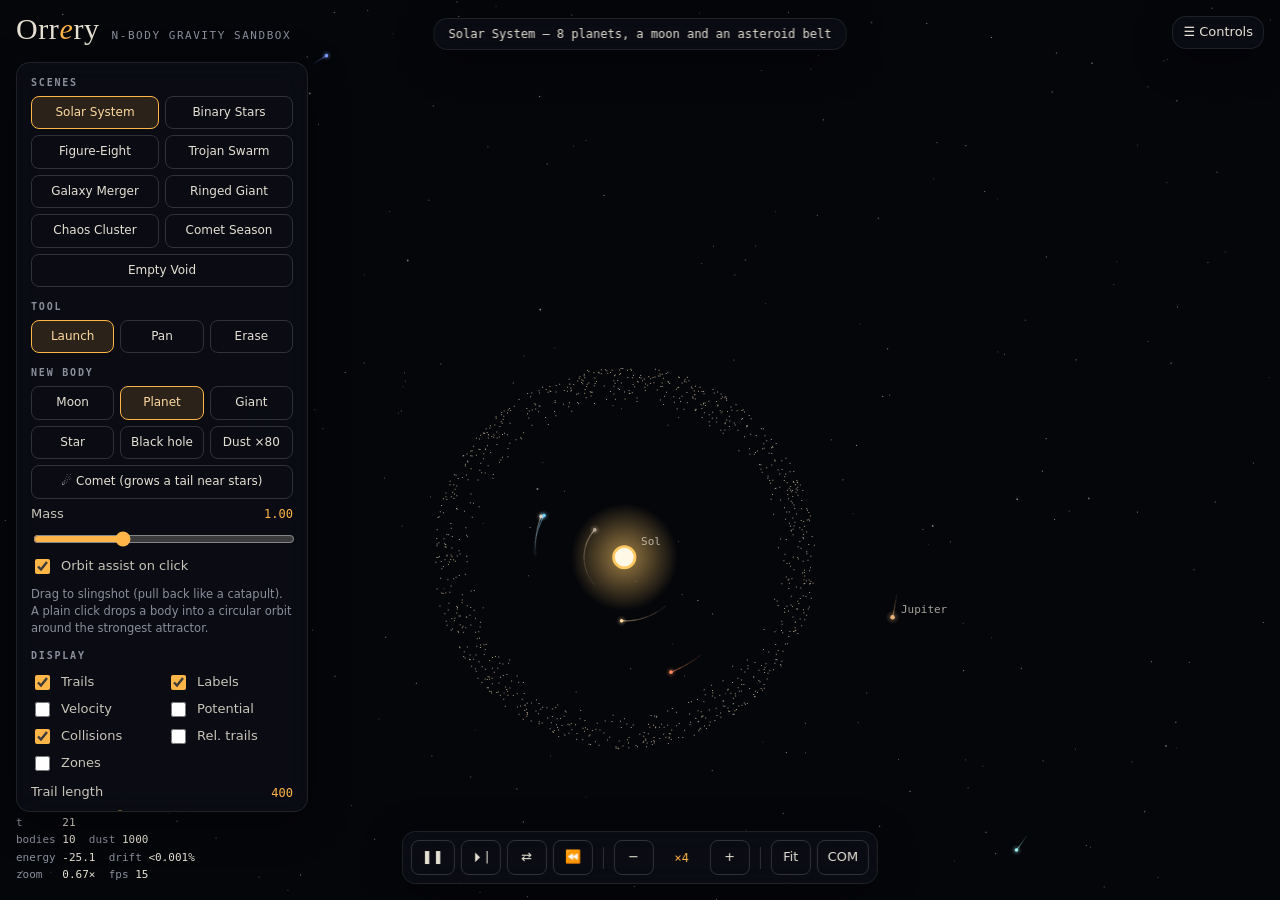
<file: apps/Orrery.html>
<!doctype html>
<html lang="en">
<head>
<meta charset="utf-8">
<meta name="viewport" content="width=device-width,initial-scale=1,viewport-fit=cover">
<meta name="robots" content="noindex, nofollow">
<meta http-equiv="Content-Security-Policy" content="default-src 'none'; script-src 'unsafe-inline'; style-src 'unsafe-inline'; img-src data: blob:; connect-src 'none'">
<meta name="theme-color" content="#05060a">
<title>Orrery — Gravity Sandbox</title>
<link rel="icon" href="data:image/svg+xml,%3Csvg xmlns='http://www.w3.org/2000/svg' viewBox='0 0 64 64'%3E%3Ccircle cx='32' cy='32' r='9' fill='%23ffb547'/%3E%3Cellipse cx='32' cy='32' rx='27' ry='11' fill='none' stroke='%236fd3ff' stroke-width='3' transform='rotate(-25 32 32)'/%3E%3C/svg%3E">
<style>
:root{
  --bg:#05060a; --panel:rgba(12,14,22,.78); --line:rgba(255,255,255,.09); --line2:rgba(255,255,255,.16);
  --ink:#e6e1d3; --mute:#8b8f9c; --amber:#ffb547; --cyan:#6fd3ff; --rose:#ff6f91;
  --serif:"Iowan Old Style","Palatino Linotype",Palatino,"Book Antiqua",Georgia,serif;
  --mono:ui-monospace,"Cascadia Mono","SF Mono",Consolas,monospace;
  --sans:system-ui,-apple-system,"Segoe UI",Roboto,sans-serif;
}
*{box-sizing:border-box}
html,body{margin:0;height:100%;background:var(--bg);color:var(--ink);font:13px/1.45 var(--sans);overflow:hidden;overscroll-behavior:none;user-select:none;-webkit-user-select:none}
input[type=text]{user-select:text;-webkit-user-select:text}
#insClose{position:absolute;top:8px;right:8px;border:0;padding:2px 8px;color:var(--mute);font-size:16px}
canvas#sky{position:fixed;inset:0;width:100vw;height:100vh;display:block;touch-action:none;cursor:crosshair}
canvas#sky.pan{cursor:grab} canvas#sky.panning{cursor:grabbing} canvas#sky.erase{cursor:cell}
button,input,select{font:inherit;color:inherit}
button{background:transparent;border:1px solid var(--line2);border-radius:8px;padding:6px 10px;cursor:pointer;transition:background .15s,border-color .15s,color .15s}
button:hover{background:rgba(255,255,255,.06);border-color:rgba(255,255,255,.28)}
button:focus-visible,input:focus-visible,select:focus-visible{outline:2px solid var(--cyan);outline-offset:2px}
button.on{background:rgba(255,181,71,.14);border-color:var(--amber);color:#ffd9a0}
.glass{background:var(--panel);border:1px solid var(--line);border-radius:14px;backdrop-filter:blur(14px) saturate(1.2);-webkit-backdrop-filter:blur(14px) saturate(1.2);isolation:isolate;box-shadow:0 10px 40px rgba(0,0,0,.45)}
header.brand{position:fixed;top:calc(14px + env(safe-area-inset-top));left:16px;display:flex;align-items:baseline;gap:12px;pointer-events:none;z-index:3}
header.brand h1{margin:0;font:400 30px/1 var(--serif);letter-spacing:.02em}
header.brand h1 i{color:var(--amber);font-style:italic}
header.brand span{font:11px var(--mono);color:var(--mute);letter-spacing:.14em;text-transform:uppercase}
#panel{position:fixed;top:calc(62px + env(safe-area-inset-top));left:16px;width:min(292px,calc(100vw - 32px));max-height:calc(100vh - 150px);overflow:auto;padding:14px;z-index:4;scrollbar-width:thin}
#panel.hidden{display:none}
#panel h2{font:600 10px var(--mono);letter-spacing:.18em;text-transform:uppercase;color:var(--mute);margin:14px 0 8px}
#panel h2:first-child{margin-top:0}
.grid{display:grid;grid-template-columns:repeat(2,1fr);gap:6px}
.grid3{display:grid;grid-template-columns:repeat(3,1fr);gap:6px}
.grid button,.grid3 button{padding:7px 6px;font-size:12px;text-align:center}
#presets button:last-child{grid-column:1/-1}
.row{display:flex;align-items:center;gap:8px;margin:6px 0}
.row label{flex:1;color:#c9c5b8}
.row output{font:12px var(--mono);color:var(--amber);min-width:62px;text-align:right}
input[type=range]{width:100%;accent-color:var(--amber)}
.check{display:flex;align-items:center;gap:8px;padding:3px 0;cursor:pointer;color:#c9c5b8}
.check input{accent-color:var(--amber);width:15px;height:15px}
.checks{display:grid;grid-template-columns:1fr 1fr;gap:0 10px}
.hint{color:var(--mute);font-size:11.5px;margin:6px 0 0}
kbd{font:11px var(--mono);border:1px solid var(--line2);border-bottom-width:2px;border-radius:4px;padding:0 4px;color:#d7d2c4}
#toggle{position:fixed;top:calc(16px + env(safe-area-inset-top));right:16px;z-index:5}
#transport{position:fixed;left:50%;bottom:calc(16px + env(safe-area-inset-bottom));transform:translateX(-50%);display:flex;align-items:center;gap:6px;padding:8px;z-index:4;max-width:calc(100vw - 32px);flex-wrap:wrap;justify-content:center}
#transport button{min-width:40px;padding:7px 10px}
#transport .sep{width:1px;height:22px;background:var(--line2);margin:0 4px}
#speedLbl{font:12px var(--mono);color:var(--amber);min-width:44px;text-align:center}
#stats{position:fixed;left:16px;bottom:calc(16px + env(safe-area-inset-bottom));font:11px/1.6 var(--mono);color:var(--mute);z-index:3;pointer-events:none;white-space:pre}
#stats b{color:var(--ink);font-weight:500}
#inspector{position:fixed;right:16px;top:calc(62px + env(safe-area-inset-top));width:min(260px,calc(100vw - 32px));padding:14px;z-index:4}
#inspector[hidden]{display:none}
#inspector h3{margin:0 0 2px;font:400 22px var(--serif);display:flex;align-items:center;gap:8px}
#inspector h3 .dot{width:12px;height:12px;border-radius:50%;display:inline-block;box-shadow:0 0 10px currentColor}
#inspector input[type=text]{background:transparent;border:0;border-bottom:1px dashed var(--line2);width:100%;font:400 20px var(--serif);padding:0}
#inspector dl{display:grid;grid-template-columns:auto 1fr;gap:3px 10px;margin:10px 0;font:12px var(--mono)}
#inspector dt{color:var(--mute)} #inspector dd{margin:0;text-align:right}
#inspector .btns{display:flex;flex-wrap:wrap;gap:6px}
#inspector .btns button{flex:1 1 auto;font-size:12px}
#toast{position:fixed;left:50%;top:calc(18px + env(safe-area-inset-top));transform:translateX(-50%) translateY(-8px);opacity:0;padding:8px 14px;z-index:9;font:12px var(--mono);pointer-events:none;transition:opacity .25s,transform .25s}
#toast.show{opacity:1;transform:translateX(-50%) translateY(0)}
#help{position:fixed;inset:0;display:grid;place-items:center;background:rgba(0,0,0,.55);z-index:10}
#help[hidden]{display:none}
#help .card{width:min(560px,calc(100vw - 32px));padding:22px 24px;max-height:calc(100vh - 40px);overflow:auto}
#help h2{font:400 26px var(--serif);margin:0 0 10px}
#help table{width:100%;border-collapse:collapse;font-size:13px}
#help td{padding:5px 4px;border-bottom:1px solid var(--line)}
#help td:first-child{white-space:nowrap;width:1%;padding-right:16px}
#help p{color:#c9c5b8}
.sr{position:absolute;width:1px;height:1px;overflow:hidden;clip:rect(0 0 0 0)}
@media (max-width:720px){
  header.brand h1{font-size:24px} header.brand span{display:none}
  #panel{top:auto;bottom:calc(74px + env(safe-area-inset-bottom));max-height:52vh}
  #inspector{top:auto;bottom:calc(74px + env(safe-area-inset-bottom));right:16px}
  #stats{display:none}
  #transport{flex-wrap:nowrap;gap:3px;padding:6px}
  #transport button{min-width:34px;padding:6px 7px}
  #transport .sep{display:none}
  #speedLbl{min-width:30px}
}
@media (prefers-reduced-motion:reduce){*,*::before,*::after{animation-duration:.01ms!important;transition-duration:.01ms!important}}
</style>
</head>
<body>
<canvas id="sky" aria-label="Gravity simulation canvas. Drag to launch bodies."></canvas>
<header class="brand"><h1>Orr<i>e</i>ry</h1><span>n-body gravity sandbox</span></header>
<button id="toggle" class="glass" aria-expanded="true" aria-controls="panel" title="Toggle panel (Tab)">☰ Controls</button>

<aside id="panel" class="glass" aria-label="Simulation controls">
  <h2>Scenes</h2>
  <div class="grid" id="presets">
    <button data-p="solar">Solar System</button>
    <button data-p="binary">Binary Stars</button>
    <button data-p="figure8">Figure-Eight</button>
    <button data-p="trojans">Trojan Swarm</button>
    <button data-p="galaxies">Galaxy Merger</button>
    <button data-p="rings">Ringed Giant</button>
    <button data-p="chaos">Chaos Cluster</button>
    <button data-p="comets">Comet Season</button>
    <button data-p="empty">Empty Void</button>
  </div>

  <h2>Tool</h2>
  <div class="grid3" id="tools" role="radiogroup" aria-label="Tool">
    <button data-t="launch" class="on" role="radio" aria-checked="true" title="L">Launch</button>
    <button data-t="pan" role="radio" aria-checked="false" title="P">Pan</button>
    <button data-t="erase" role="radio" aria-checked="false" title="E">Erase</button>
  </div>

  <h2>New body</h2>
  <div class="grid3" id="kinds">
    <button data-m="0.05">Moon</button>
    <button data-m="1" class="on">Planet</button>
    <button data-m="30">Giant</button>
    <button data-m="1000">Star</button>
    <button data-m="8000">Black hole</button>
    <button data-m="dust">Dust ×80</button>
    <button data-m="comet" style="grid-column:1/-1">☄ Comet (grows a tail near stars)</button>
  </div>
  <div class="row"><label for="mass">Mass</label><output id="massOut">1</output></div>
  <input id="mass" type="range" min="-2" max="4" step="0.01" value="0" aria-label="Mass (log scale)">
  <label class="check"><input type="checkbox" id="assist" checked> Orbit assist on click</label>
  <p class="hint">Drag to slingshot (pull back like a catapult). A plain click drops a body into a circular orbit around the strongest attractor.</p>

  <h2>Display</h2>
  <div class="checks">
    <label class="check"><input type="checkbox" id="trails" checked> Trails</label>
    <label class="check"><input type="checkbox" id="labels" checked> Labels</label>
    <label class="check"><input type="checkbox" id="vectors"> Velocity</label>
    <label class="check"><input type="checkbox" id="field"> Potential</label>
    <label class="check"><input type="checkbox" id="merge" checked> Collisions</label>
    <label class="check"><input type="checkbox" id="relTrail"> Rel. trails</label>
    <label class="check" title="Habitable zones around stars, Hill spheres around planets"><input type="checkbox" id="zones"> Zones</label>
  </div>
  <div class="row"><label for="trailLen">Trail length</label><output id="trailOut">400</output></div>
  <input id="trailLen" type="range" min="20" max="1200" step="10" value="400">

  <h2>Scene file</h2>
  <div class="grid">
    <button id="qsave">Quick save</button>
    <button id="qload">Quick load</button>
    <button id="exportBtn">Export JSON</button>
    <button id="importBtn">Import JSON</button>
    <button id="shot">Screenshot</button>
    <button id="shareBtn" title="Copy a link that recreates these bodies (dust not included)">Copy link</button>
    <button id="helpBtn" style="grid-column:1/-1">Help <kbd>?</kbd></button>
  </div>
  <input type="file" id="importFile" accept="application/json,.json" hidden>
</aside>

<aside id="inspector" class="glass" hidden aria-label="Selected body">
  <button id="insClose" aria-label="Close inspector" title="Close (Esc)">✕</button>
  <h3><span class="dot" id="insDot"></span><input type="text" id="insName" aria-label="Body name" maxlength="24"></h3>
  <dl id="insData"></dl>
  <div class="row"><label for="insMass">Mass</label><output id="insMassOut"></output></div>
  <input id="insMass" type="range" min="-2" max="4.3" step="0.01" aria-label="Selected body mass (log scale)">
  <div class="btns" style="margin-top:10px">
    <button id="insFollow">Follow</button>
    <button id="insCirc" title="Set velocity to a circular orbit around the dominant attractor">Circularize</button>
    <button id="insPin" title="Freeze this body in place">Pin</button>
    <button id="insRing" title="Surround this body with a ring of orbiting debris">Ring</button>
    <button id="insDel" title="Delete">Delete</button>
  </div>
</aside>

<nav id="transport" class="glass" aria-label="Playback">
  <button id="play" title="Play / pause (Space)" aria-label="Pause">❚❚</button>
  <button id="stepBtn" title="Single step (.)" aria-label="Step">⏵|</button>
  <button id="rev" title="Reverse time — leapfrog integration is time-symmetric (R)" aria-label="Reverse time">⇄</button>
  <button id="rewind" title="Time machine: jump back 5 seconds, undoing collisions and escapes (B)" aria-label="Rewind 5 seconds">⏪</button>
  <span class="sep"></span>
  <button id="slower" aria-label="Slower" title="Slower (-)">−</button>
  <span id="speedLbl" aria-live="polite">×4</span>
  <button id="faster" aria-label="Faster" title="Faster (+)">+</button>
  <span class="sep"></span>
  <button id="fit" title="Fit view (F)">Fit</button>
  <button id="com" title="Zero total momentum (M)">COM</button>
</nav>

<div id="stats"></div>
<div id="toast" class="glass" role="status" aria-live="polite"></div>

<div id="help" hidden role="dialog" aria-modal="true" aria-labelledby="helpTitle">
  <div class="card glass">
    <h2 id="helpTitle">How the heavens work here</h2>
    <p>Every massive body pulls on every other using Newtonian gravity, integrated with a symplectic leapfrog scheme, so orbits stay stable for a long time and time can run backwards. Dust and ring particles are massless: they feel gravity but don't exert it.</p>
    <table>
      <tr><td>Drag on empty sky</td><td>Slingshot a new body (pull back, release)</td></tr>
      <tr><td>Click on empty sky</td><td>Drop a body (circular orbit if assist is on)</td></tr>
      <tr><td>Click a body</td><td>Select it and open the inspector</td></tr>
      <tr><td>Right / middle drag, or <kbd>Space</kbd>+drag</td><td>Pan</td></tr>
      <tr><td>Wheel / pinch</td><td>Zoom around the cursor</td></tr>
      <tr><td><kbd>Space</kbd> tap</td><td>Play / pause</td></tr>
      <tr><td><kbd>.</kbd></td><td>Step once</td></tr>
      <tr><td><kbd>R</kbd></td><td>Reverse time</td></tr>
      <tr><td><kbd>B</kbd> / ⏪</td><td>Time machine: jump back 5 s (undoes collisions too)</td></tr>
      <tr><td><kbd>+</kbd> <kbd>−</kbd></td><td>Change speed</td></tr>
      <tr><td><kbd>F</kbd></td><td>Fit everything in view</td></tr>
      <tr><td><kbd>G</kbd></td><td>Follow selected body</td></tr>
      <tr><td><kbd>Del</kbd></td><td>Delete selected body</td></tr>
      <tr><td><kbd>L</kbd> <kbd>P</kbd> <kbd>E</kbd></td><td>Launch / Pan / Erase tool</td></tr>
      <tr><td><kbd>1</kbd>–<kbd>9</kbd></td><td>Load scene</td></tr>
      <tr><td><kbd>Tab</kbd></td><td>Hide / show the panel</td></tr>
    </table>
    <p style="margin-bottom:0"><button id="helpClose">Close</button></p>
  </div>
</div>

<script>
'use strict';
const $ = s => document.querySelector(s);
const $$ = s => Array.from(document.querySelectorAll(s));
const cv = $('#sky'), ctx = cv.getContext('2d', { alpha: false });
let W = 0, H = 0, DPR = 1;

/* ---------- constants ---------- */
const G = 1, EPS2 = 1.0, DT = 0.25, LAUNCH_K = 0.01;
const PALETTE = ['#ffb547', '#6fd3ff', '#ff6f91', '#9dff8a', '#c9a7ff', '#ffe28a', '#7af0d6', '#ff9a5c', '#8fb3ff'];
const DUST = ['#c8b89a', '#8fd0ff', '#ffb0c4', '#bfb0ff'];
const SPEEDS = [1, 2, 4, 8, 16, 32, 64];
const STORE_KEY = 'orrery.scene.v1';

/* ---------- state ---------- */
const S = {
  bodies: [], t: 0, dir: 1, paused: false, speedIdx: 2,
  tool: 'launch', mass: 1, dustMode: false,
  trails: true, labels: true, vectors: false, field: false, merge: true, relTrail: false, zones: false, trailLen: 400,
  cam: { x: 0, y: 0, z: 1 }, follow: null, selected: null, E0: null,
  flashes: []
};
let nextId = 1, accDirty = true, colorIdx = 0;

/* ---------- massless particles (struct of arrays) ---------- */
const P = { n: 0, cap: 0, x: null, y: null, vx: null, vy: null, ax: null, ay: null, c: null, dead: null };
function pGrow(cap) {
  const f = (A, T) => { const a = new T(cap); if (A) a.set(A.subarray(0, P.n)); return a; };
  P.x = f(P.x, Float64Array); P.y = f(P.y, Float64Array); P.vx = f(P.vx, Float64Array); P.vy = f(P.vy, Float64Array);
  P.ax = f(P.ax, Float64Array); P.ay = f(P.ay, Float64Array); P.c = f(P.c, Uint8Array); P.dead = f(P.dead, Uint8Array);
  P.cap = cap;
}
pGrow(2048);
const P_MAX = 6000;
function pAdd(x, y, vx, vy, c) {
  if (P.n >= P_MAX) return false;
  if (P.n >= P.cap) pGrow(Math.min(P_MAX, P.cap * 2));
  const i = P.n++;
  P.x[i] = x; P.y[i] = y; P.vx[i] = vx; P.vy[i] = vy; P.ax[i] = 0; P.ay[i] = 0; P.c[i] = c; P.dead[i] = 0;
  return true;
}
function pCompact() {
  let j = 0;
  for (let i = 0; i < P.n; i++) {
    if (P.dead[i]) continue;
    if (i !== j) { P.x[j] = P.x[i]; P.y[j] = P.y[i]; P.vx[j] = P.vx[i]; P.vy[j] = P.vy[i]; P.ax[j] = P.ax[i]; P.ay[j] = P.ay[i]; P.c[j] = P.c[i]; }
    P.dead[j] = 0; j++;
  }
  P.n = j;
}

/* ---------- bodies ---------- */
const radiusFor = m => Math.max(1.4, 1.6 * Math.cbrt(m));
function makeBody(o) {
  const id = nextId++;
  return {
    id, name: o.name || nameFor(o.m), x: o.x, y: o.y, vx: o.vx || 0, vy: o.vy || 0, ax: 0, ay: 0,
    m: o.m, r: radiusFor(o.m), color: o.color || PALETTE[(colorIdx++) % PALETTE.length], pinned: !!o.pinned, comet: !!o.comet,
    trail: new Float32Array(1200 * 2), tHead: 0, tLen: 0
  };
}
const SYL = ['ka', 'lo', 'ri', 'ven', 'tar', 'es', 'mo', 'zu', 'an', 'the', 'ol', 'ix', 'ur', 'sa', 'dri', 'po', 'nel', 'cy'];
function nameFor(m) {
  const n = 2 + (Math.random() * 2 | 0); let s = '';
  for (let i = 0; i < n; i++) s += SYL[Math.random() * SYL.length | 0];
  s = s[0].toUpperCase() + s.slice(1);
  if (m >= 5000) return 'Void ' + s;
  if (m >= 300) return s + ' Prime';
  return s;
}
function addBody(o) { const b = makeBody(o); S.bodies.push(b); accDirty = true; return b; }
/* ---------- time machine ----------
   Unlike ⇄ (which re-integrates backwards), this restores exact snapshots, so it also
   undoes merges and absorbed dust. One snapshot every 30 frames, 60 kept ≈ 30 s. */
const timeline = []; let histTick = 0;
function pushSnap() {
  timeline.push({ t: S.t, bodies: S.bodies.map(b => ({ ...b, trail: null })), n: P.n,
    px: P.x.slice(0, P.n), py: P.y.slice(0, P.n), pvx: P.vx.slice(0, P.n), pvy: P.vy.slice(0, P.n), pc: P.c.slice(0, P.n) });
  if (timeline.length > 60) timeline.shift();
}
function rewind(steps = 10) {
  if (timeline.length < 2) return toast('Nothing recorded yet');
  const s = timeline[Math.max(0, timeline.length - 1 - steps)];
  timeline.length = Math.max(1, timeline.length - steps);
  S.bodies = s.bodies.map(b => ({ ...b, trail: new Float32Array(1200 * 2), tHead: 0, tLen: 0 }));
  if (P.cap < s.n) pGrow(Math.max(s.n, P.cap * 2));
  P.n = s.n; P.x.set(s.px); P.y.set(s.py); P.vx.set(s.pvx); P.vy.set(s.pvy); P.c.set(s.pc); P.dead.fill(0, 0, s.n);
  S.t = s.t; accDirty = true; S.E0 = null; S.flashes.length = 0;
  if (S.selected && !S.bodies.some(b => b.id === S.selected)) select(null);
  if (S.follow && !S.bodies.some(b => b.id === S.follow)) S.follow = null;
  toast(`Rewound to t = ${s.t.toFixed(0)} (${timeline.length} snapshots left)`);
}
function clearScene() {
  timeline.length = 0;
  S.bodies.length = 0; P.n = 0; S.t = 0; S.follow = null; select(null); S.flashes.length = 0; accDirty = true; colorIdx = 0;
}
function zeroMomentum() {
  let M = 0, px = 0, py = 0, cx = 0, cy = 0;
  for (const b of S.bodies) { M += b.m; px += b.m * b.vx; py += b.m * b.vy; cx += b.m * b.x; cy += b.m * b.y; }
  if (!M) return;
  const vx = px / M, vy = py / M;
  for (const b of S.bodies) { b.vx -= vx; b.vy -= vy; }
  for (let i = 0; i < P.n; i++) { P.vx[i] -= vx; P.vy[i] -= vy; }
  resetTrails(); S.E0 = null;
}
function resetTrails() { for (const b of S.bodies) { b.tLen = 0; b.tHead = 0; } }

/* ---------- physics ---------- */
function bodyAcc() {
  const B = S.bodies, n = B.length;
  for (let i = 0; i < n; i++) { B[i].ax = 0; B[i].ay = 0; }
  for (let i = 0; i < n; i++) {
    const a = B[i];
    for (let j = i + 1; j < n; j++) {
      const b = B[j], dx = b.x - a.x, dy = b.y - a.y, d2 = dx * dx + dy * dy + EPS2;
      const inv = G / (d2 * Math.sqrt(d2));
      a.ax += dx * inv * b.m; a.ay += dy * inv * b.m;
      b.ax -= dx * inv * a.m; b.ay -= dy * inv * a.m;
    }
  }
}
let anyDead = false;
function particleAcc() {
  const B = S.bodies, nb = B.length, X = P.x, Y = P.y, AX = P.ax, AY = P.ay;
  for (let i = 0; i < P.n; i++) {
    let ax = 0, ay = 0; const x = X[i], y = Y[i];
    for (let k = 0; k < nb; k++) {
      const b = B[k], dx = b.x - x, dy = b.y - y, r2 = dx * dx + dy * dy;
      if (S.merge && r2 < b.r * b.r) { P.dead[i] = 1; anyDead = true; }
      const d2 = r2 + EPS2, inv = G * b.m / (d2 * Math.sqrt(d2));
      ax += dx * inv; ay += dy * inv;
    }
    AX[i] = ax; AY[i] = ay;
  }
}
function step(dt) {
  const B = S.bodies, h = dt * 0.5;
  if (accDirty) { bodyAcc(); particleAcc(); accDirty = false; }
  for (const b of B) {
    if (b.pinned) { b.vx = 0; b.vy = 0; continue; }
    b.vx += b.ax * h; b.vy += b.ay * h; b.x += b.vx * dt; b.y += b.vy * dt;
  }
  const X = P.x, Y = P.y, VX = P.vx, VY = P.vy, AX = P.ax, AY = P.ay;
  for (let i = 0; i < P.n; i++) { VX[i] += AX[i] * h; VY[i] += AY[i] * h; X[i] += VX[i] * dt; Y[i] += VY[i] * dt; }
  bodyAcc(); particleAcc();
  for (const b of B) { if (!b.pinned) { b.vx += b.ax * h; b.vy += b.ay * h; } }
  for (let i = 0; i < P.n; i++) { VX[i] += AX[i] * h; VY[i] += AY[i] * h; }
  if (S.merge) collide();
  if (anyDead) { pCompact(); anyDead = false; }
  S.t += dt;
}
function collide() {
  const B = S.bodies;
  for (let i = 0; i < B.length; i++) {
    for (let j = i + 1; j < B.length; j++) {
      const a = B[i], b = B[j], dx = b.x - a.x, dy = b.y - a.y, rr = (a.r + b.r) * 0.8;
      if (dx * dx + dy * dy < rr * rr) { merge(a, b); B.splice(j, 1); j--; accDirty = true; }
    }
  }
  if (accDirty) { bodyAcc(); accDirty = false; }
}
function merge(a, b) {
  const M = a.m + b.m, big = a.m >= b.m ? a : b;
  const x = (a.x * a.m + b.x * b.m) / M, y = (a.y * a.m + b.y * b.m) / M;
  const vx = (a.vx * a.m + b.vx * b.m) / M, vy = (a.vy * a.m + b.vy * b.m) / M;
  S.flashes.push({ x, y, r: Math.max(a.r, b.r), age: 0, color: big.color, e: Math.min(a.m, b.m) / M });
  if (big === b) { a.name = b.name; a.color = b.color; a.trail = b.trail; a.tHead = b.tHead; a.tLen = b.tLen; }
  a.pinned = a.pinned || b.pinned;
  a.x = x; a.y = y; a.vx = a.pinned ? 0 : vx; a.vy = a.pinned ? 0 : vy; a.m = M; a.r = radiusFor(M);
  if (S.follow === b.id) S.follow = a.id;
  if (S.selected === b.id) S.selected = a.id;
  S.E0 = null;
}
function energy() {
  const B = S.bodies; let K = 0, U = 0;
  for (let i = 0; i < B.length; i++) {
    const a = B[i]; K += 0.5 * a.m * (a.vx * a.vx + a.vy * a.vy);
    for (let j = i + 1; j < B.length; j++) { const b = B[j], dx = b.x - a.x, dy = b.y - a.y; U -= G * a.m * b.m / Math.sqrt(dx * dx + dy * dy + EPS2); }
  }
  return K + U;
}
function dominantAt(x, y, exclude) {
  let best = null, bs = 0;
  for (const b of S.bodies) {
    if (b === exclude) continue;
    const dx = b.x - x, dy = b.y - y, s = b.m / (dx * dx + dy * dy + EPS2);
    if (s > bs) { bs = s; best = b; }
  }
  return best;
}
function circularVel(x, y, around) {
  const dx = x - around.x, dy = y - around.y, d = Math.hypot(dx, dy) || 1;
  const v = Math.sqrt(G * around.m / Math.sqrt(d * d + EPS2));
  return { vx: around.vx + (-dy / d) * v, vy: around.vy + (dx / d) * v };
}
function orbitInfo(b) {
  const c = dominantAt(b.x, b.y, b); if (!c) return null;
  const rx = b.x - c.x, ry = b.y - c.y, vx = b.vx - c.vx, vy = b.vy - c.vy;
  const r = Math.hypot(rx, ry), v2 = vx * vx + vy * vy, mu = G * (c.m + b.m);
  const a = 1 / (2 / r - v2 / mu);
  const h = rx * vy - ry * vx;
  const ex = (vy * h) / mu - rx / r, ey = (-vx * h) / mu - ry / r;
  const e = Math.hypot(ex, ey);
  return { around: c, r, a, e, T: a > 0 ? 2 * Math.PI * Math.sqrt(a * a * a / mu) : Infinity, bound: a > 0 && e < 1 };
}

/* ---------- presets ---------- */
function rnd(a, b) { return a + Math.random() * (b - a); }
function disk(cx, cy, cvx, cvy, M, r0, r1, n, c, sense = 1) {
  for (let i = 0; i < n; i++) {
    const r = r0 + (r1 - r0) * Math.sqrt(Math.random()), th = Math.random() * Math.PI * 2;
    const v = Math.sqrt(G * M / Math.sqrt(r * r + EPS2));
    pAdd(cx + r * Math.cos(th), cy + r * Math.sin(th), cvx - sense * Math.sin(th) * v, cvy + sense * Math.cos(th) * v, c);
  }
}
function orbiter(center, r, m, name, color, ang = Math.random() * Math.PI * 2, sense = 1) {
  const x = center.x + r * Math.cos(ang), y = center.y + r * Math.sin(ang);
  const v = Math.sqrt(G * (center.m + m) / Math.sqrt(r * r + EPS2));
  return addBody({ x, y, vx: center.vx - sense * Math.sin(ang) * v, vy: center.vy + sense * Math.cos(ang) * v, m, name, color });
}
const PRESETS = {
  solar() {
    const sun = addBody({ x: 0, y: 0, m: 1000, name: 'Sol', color: '#ffc861' });
    const pl = [['Mercury', 60, .05, '#b9a894'], ['Venus', 95, .8, '#ffd9a0'], ['Earth', 135, 1, '#6fd3ff'], ['Mars', 185, .1, '#ff8a5c'],
      ['Jupiter', 410, 10, '#e8b27a'], ['Saturn', 580, 3, '#f1dc9b'], ['Uranus', 730, 1.2, '#9ff0f0'], ['Neptune', 870, 1.4, '#7d9bff']];
    for (const [n, r, m, c] of pl) {
      const p = orbiter(sun, r, m, n, c);
      if (n === 'Earth') orbiter(p, 5, .012, 'Luna', '#d8d4c8');
    }
    disk(0, 0, 0, 0, 1000, 225, 285, 1000, 0);
    return 'Solar System — 8 planets, a moon and an asteroid belt';
  },
  binary() {
    const m = 500, d = 200, v = Math.sqrt(G * m / (2 * d));
    addBody({ x: -d / 2, y: 0, vx: 0, vy: -v, m, name: 'Castor', color: '#ffb547' });
    addBody({ x: d / 2, y: 0, vx: 0, vy: v, m, name: 'Pollux', color: '#8fb3ff' });
    const cm = { x: 0, y: 0, vx: 0, vy: 0, m: 2 * m };
    orbiter(cm, 520, 2, 'Tatooine', '#e0c890', 0.3);
    orbiter(cm, 720, 5, 'Hoth', '#b8e8ff', 2.4);
    disk(0, 0, 0, 0, 2 * m, 330, 460, 900, 1);
    return 'Binary Stars — circumbinary planets and a disk; watch the inner edge churn';
  },
  figure8() {
    const L = 150, M = 100, s = Math.sqrt(G * M / L);
    const p = [[0.97000436, -0.24308753], [-0.97000436, 0.24308753], [0, 0]];
    const v3 = [-0.93240737, -0.86473146];
    const v = [[-v3[0] / 2, -v3[1] / 2], [-v3[0] / 2, -v3[1] / 2], v3];
    const names = ['Alpha', 'Beta', 'Gamma'], cols = ['#ffb547', '#6fd3ff', '#ff6f91'];
    for (let i = 0; i < 3; i++) addBody({ x: p[i][0] * L, y: p[i][1] * L, vx: v[i][0] * s, vy: v[i][1] * s, m: M, name: names[i], color: cols[i] });
    S.speedIdx = 4;
    return 'Figure-Eight — the Chenciner–Montgomery three-body choreography';
  },
  trojans() {
    const sun = addBody({ x: 0, y: 0, m: 1000, name: 'Helios', color: '#ffc861' });
    const R = 400, jup = orbiter(sun, R, 15, 'Jove', '#e8b27a', 0);
    for (const sign of [1, -1]) {
      for (let i = 0; i < 450; i++) {
        const ang = sign * Math.PI / 3 + rnd(-.22, .22), r = R + rnd(-14, 14);
        const v = Math.sqrt(G * 1000 / r);
        pAdd(r * Math.cos(ang), r * Math.sin(ang), -Math.sin(ang) * v, Math.cos(ang) * v, sign > 0 ? 1 : 2);
      }
    }
    disk(0, 0, 0, 0, 1000, 120, 200, 300, 0);
    void jup;
    return 'Trojan Swarm — asteroids trapped at the L4 and L5 Lagrange points';
  },
  galaxies() {
    const M = 800;
    // relative orbit: a≈660, e≈0.82 → periapsis ≈120, a close fly-by rather than a head-on hit
    const a = addBody({ x: -350, y: 0, vx: .6, vy: -.42, m: M, name: 'Andros', color: '#ffe28a' });
    const b = addBody({ x: 350, y: 0, vx: -.6, vy: .42, m: M, name: 'Milkana', color: '#8fb3ff' });
    disk(a.x, a.y, a.vx, a.vy, M, 24, 170, 1500, 0, 1);
    disk(b.x, b.y, b.vx, b.vy, M, 24, 170, 1500, 1, -1);
    S.trails = false; syncChecks();
    return 'Galaxy Merger — tidal tails form as two disks collide (Toomre & Toomre, 1972)';
  },
  rings() {
    const star = addBody({ x: 0, y: 0, m: 1000, name: 'Kronos Prime', color: '#ffc861' });
    const g = orbiter(star, 520, 40, 'Annulus', '#f1dc9b', 0);
    disk(g.x, g.y, g.vx, g.vy, 40, 11, 22, 1400, 0);
    disk(g.x, g.y, g.vx, g.vy, 40, 24, 30, 500, 1);
    orbiter(g, 44, .08, 'Shepherd', '#d8d4c8');
    S.follow = g.id; select(g.id);
    return 'Ringed Giant — the camera follows the planet; a shepherd moon sculpts the rings';
  },
  chaos() {
    for (let i = 0; i < 14; i++) {
      const r = rnd(40, 320), th = rnd(0, Math.PI * 2);
      addBody({ x: r * Math.cos(th), y: r * Math.sin(th), vx: rnd(-.7, .7), vy: rnd(-.7, .7), m: Math.pow(10, rnd(0.3, 2.3)) });
    }
    return 'Chaos Cluster — 14 random bodies. Who survives?';
  },
  comets() {
    const sun = addBody({ x: 0, y: 0, m: 1000, name: 'Sol', color: '#ffc861' });
    orbiter(sun, 150, 1, 'Terra', '#6fd3ff'); orbiter(sun, 300, 6, 'Magnus', '#e8b27a');
    const names = ['Halley', 'Hale-Bopp', 'Encke', 'Swift', 'Tempel', 'Lovejoy'];
    names.forEach((n, k) => {
      // highly eccentric orbits: start near aphelion with a small sideways speed
      const ang = k / names.length * Math.PI * 2 + rnd(-.3, .3), r = rnd(620, 900), v = Math.sqrt(G * 1000 / r) * rnd(.22, .38);
      addBody({ x: r * Math.cos(ang), y: r * Math.sin(ang), vx: -Math.sin(ang) * v, vy: Math.cos(ang) * v, m: .02, name: n, color: '#cfe9ff', comet: true });
    });
    disk(0, 0, 0, 0, 1000, 1000, 1150, 700, 1);
    S.speedIdx = 4;
    return 'Comet Season — tails always point away from the star and grow near perihelion';
  },
  empty() { return 'Empty Void — drop a Star, then launch planets around it'; }
};
const PRESET_KEYS = Object.keys(PRESETS);
function loadPreset(key) {
  clearScene();
  S.speedIdx = 2; S.trails = true;
  const msg = PRESETS[key]();
  if (key !== 'rings') zeroMomentum();
  S.trails = S.trails && key !== 'galaxies'; syncChecks();
  accDirty = true; S.E0 = null; S.dir = 1;
  if (key !== 'rings') fitView(); else S.cam.z = (Math.min(W, H) || 600) * 0.42 / 60;
  if (key === 'empty') { S.cam.x = 0; S.cam.y = 0; S.cam.z = 1; }
  $$('#presets button').forEach(b => b.classList.toggle('on', b.dataset.p === key));
  updateSpeed(); updateRev(); toast(msg);
}

/* ---------- camera ---------- */
const w2sx = x => (x - S.cam.x) * S.cam.z + W / 2;
const w2sy = y => (y - S.cam.y) * S.cam.z + H / 2;
const s2wx = x => (x - W / 2) / S.cam.z + S.cam.x;
const s2wy = y => (y - H / 2) / S.cam.z + S.cam.y;
function fitView() {
  let minx = Infinity, miny = Infinity, maxx = -Infinity, maxy = -Infinity, any = false;
  const inc = (x, y) => { any = true; if (x < minx) minx = x; if (x > maxx) maxx = x; if (y < miny) miny = y; if (y > maxy) maxy = y; };
  for (const b of S.bodies) inc(b.x, b.y);
  for (let i = 0; i < P.n; i += 7) inc(P.x[i], P.y[i]);
  if (!any) return;
  S.follow = null;
  S.cam.x = (minx + maxx) / 2; S.cam.y = (miny + maxy) / 2;
  const span = Math.max(maxx - minx, maxy - miny, 60);
  S.cam.z = Math.min(40, Math.max(0.02, (Math.min(W, H) || 600) * 0.86 / span));
}
function zoomAt(sx, sy, f) {
  const wx = s2wx(sx), wy = s2wy(sy);
  S.cam.z = Math.min(40, Math.max(0.02, S.cam.z * f));
  if (!S.follow) { S.cam.x = wx - (sx - W / 2) / S.cam.z; S.cam.y = wy - (sy - H / 2) / S.cam.z; }
  fieldDirty = true;
}

/* ---------- starfield ---------- */
const stars = Array.from({ length: 260 }, () => ({ x: Math.random(), y: Math.random(), s: Math.random() < .08 ? 1.6 : 1, a: rnd(.15, .6), p: rnd(.01, .05) }));

/* ---------- potential field ---------- */
const fcv = document.createElement('canvas'), fctx = fcv.getContext('2d');
let fieldDirty = true, fimg = null;
function drawField() {
  const cell = 6, gw = Math.ceil(W / cell), gh = Math.ceil(H / cell);
  if (fcv.width !== gw || fcv.height !== gh || !fimg) { fcv.width = gw; fcv.height = gh; fimg = fctx.createImageData(gw, gh); }
  const d = fimg.data, B = S.bodies, nb = B.length;
  const bx = new Float64Array(nb), by = new Float64Array(nb), bm = new Float64Array(nb);
  for (let k = 0; k < nb; k++) { bx[k] = B[k].x; by[k] = B[k].y; bm[k] = B[k].m; }
  const soft = 25 / (S.cam.z * S.cam.z) + EPS2;
  let o = 0;
  for (let j = 0; j < gh; j++) {
    const wy = s2wy(j * cell + cell / 2);
    for (let i = 0; i < gw; i++) {
      const wx = s2wx(i * cell + cell / 2);
      let phi = 0;
      for (let k = 0; k < nb; k++) { const dx = bx[k] - wx, dy = by[k] - wy; phi += bm[k] / Math.sqrt(dx * dx + dy * dy + soft); }
      const v = Math.log(phi * 40 + 1e-9);
      const band = v * 2.2 - Math.floor(v * 2.2), dd = Math.min(band, 1 - band);
      const edge = Math.max(0, 1 - dd / 0.09);
      const t = Math.max(0, Math.min(1, (v + 1) / 9)), e2 = edge * edge * t;
      d[o] = 6 + 26 * t + e2 * 90; d[o + 1] = 8 + 34 * t * t + e2 * 70; d[o + 2] = 16 + 60 * t + e2 * 50; d[o + 3] = 255;
      o += 4;
    }
  }
  fctx.putImageData(fimg, 0, 0);
  ctx.save(); ctx.imageSmoothingEnabled = true; ctx.globalAlpha = .85; ctx.drawImage(fcv, 0, 0, gw * cell, gh * cell); ctx.restore();
}

/* ---------- render ---------- */
let drag = null, predicted = null, predictDirty = false, hoverId = null;
function render() {
  const cam = S.cam;
  ctx.fillStyle = '#05060a'; ctx.fillRect(0, 0, W, H);
  if (S.field && S.bodies.length) drawField();
  // stars (parallax)
  ctx.fillStyle = '#fff';
  for (const s of stars) {
    let x = (s.x * W - cam.x * s.p * cam.z) % W; if (x < 0) x += W;
    let y = (s.y * H - cam.y * s.p * cam.z) % H; if (y < 0) y += H;
    ctx.globalAlpha = s.a; ctx.fillRect(x, y, s.s, s.s);
  }
  ctx.globalAlpha = 1;

  const ref = S.relTrail && S.follow ? S.bodies.find(b => b.id === S.follow) : null;
  // trails
  if (S.trails) {
    ctx.lineWidth = 1.25; ctx.lineJoin = 'round';
    const L = S.trailLen;
    for (const b of S.bodies) {
      const n = Math.min(b.tLen, L); if (n < 2) continue;
      ctx.strokeStyle = b.color;
      const chunks = 5, per = Math.ceil(n / chunks);
      for (let c = 0; c < chunks; c++) {
        const start = c * per, end = Math.min(n - 1, start + per);
        if (end <= start) continue;
        ctx.globalAlpha = 0.06 + 0.5 * ((c + 1) / chunks) ** 1.6;
        ctx.beginPath();
        for (let k = start; k <= end; k++) {
          const idx = ((b.tHead - n + k) % 1200 + 1200) % 1200;
          let x = b.trail[idx * 2], y = b.trail[idx * 2 + 1];
          if (ref) { x += ref.x; y += ref.y; }
          const sx = w2sx(x), sy = w2sy(y);
          k === start ? ctx.moveTo(sx, sy) : ctx.lineTo(sx, sy);
        }
        ctx.stroke();
      }
    }
    ctx.globalAlpha = 1;
  }
  // particles
  if (P.n) {
    const paths = DUST.map(() => new Path2D());
    const sz = Math.max(1, Math.min(2.2, cam.z * 1.1));
    for (let i = 0; i < P.n; i++) {
      const sx = (P.x[i] - cam.x) * cam.z + W / 2, sy = (P.y[i] - cam.y) * cam.z + H / 2;
      if (sx < -2 || sy < -2 || sx > W + 2 || sy > H + 2) continue;
      paths[P.c[i] % DUST.length].rect(sx, sy, sz, sz);
    }
    ctx.globalAlpha = .82;
    paths.forEach((p, i) => { ctx.fillStyle = DUST[i]; ctx.fill(p); });
    ctx.globalAlpha = 1;
  }
  // zones: habitable band around stars (luminosity ∝ m^3.5, scaled so Sol's band holds Earth),
  // and each planet's Hill sphere r_H = a·∛(m/3M) — where moons and rings can survive
  if (S.zones) {
    ctx.save();
    for (const b of S.bodies) {
      const sx = w2sx(b.x), sy = w2sy(b.y);
      if (b.m >= 300 && b.m < 5000) {
        const k = Math.sqrt(Math.pow(b.m / 1000, 3.5)), r0 = 112 * k * cam.z, r1 = 172 * k * cam.z;
        if (r1 < 4 || r0 > Math.hypot(W, H) * 2) continue;
        ctx.fillStyle = 'rgba(120,230,150,.07)'; ctx.beginPath(); ctx.arc(sx, sy, r1, 0, Math.PI * 2); ctx.moveTo(sx + r0, sy); ctx.arc(sx, sy, r0, 0, Math.PI * 2, true); ctx.fill();
        ctx.strokeStyle = 'rgba(120,230,150,.35)'; ctx.setLineDash([2, 5]); ctx.lineWidth = 1;
        ctx.beginPath(); ctx.arc(sx, sy, r0, 0, 7); ctx.stroke(); ctx.beginPath(); ctx.arc(sx, sy, r1, 0, 7); ctx.stroke();
        if (S.labels && r1 > 60) { ctx.setLineDash([]); ctx.fillStyle = 'rgba(150,240,170,.6)'; ctx.font = '10px ' + getComputedStyle(document.documentElement).getPropertyValue('--mono'); ctx.fillText('habitable zone', sx + r1 * .72 + 4, sy - r1 * .72); }
      } else if (b.m < 300) {
        const c = dominantAt(b.x, b.y, b); if (!c || c.m < b.m * 3) continue;
        const rh = Math.hypot(b.x - c.x, b.y - c.y) * Math.cbrt(b.m / (3 * c.m)) * cam.z;
        if (rh < 3) continue;
        ctx.strokeStyle = hexA(b.color, .4); ctx.setLineDash([3, 4]); ctx.lineWidth = 1;
        ctx.beginPath(); ctx.arc(sx, sy, rh, 0, 7); ctx.stroke();
      }
    }
    ctx.restore();
  }
  // comet tails: small bodies near a star grow an ion tail (straight, anti-stellar)
  // and a dust tail (curved, lagging behind the orbit); both lengthen as 1/r
  const star = S.bodies.reduce((a, b) => (b.m >= 300 && (!a || b.m > a.m) ? b : a), null);
  if (star) {
    ctx.globalCompositeOperation = 'lighter';
    for (const b of S.bodies) {
      if (!b.comet || b === star) continue;
      const dx = b.x - star.x, dy = b.y - star.y, r = Math.hypot(dx, dy);
      if (r > 700 || r < star.r) continue;
      const L = Math.min(300, 16000 / r) * cam.z, ux = dx / r, uy = dy / r;
      const sx = w2sx(b.x), sy = w2sy(b.y);
      if (L < 3 || sx < -L || sy < -L || sx > W + L || sy > H + L) continue;
      const v = Math.hypot(b.vx - star.vx, b.vy - star.vy) || 1, lx = -(b.vx - star.vx) / v, ly = -(b.vy - star.vy) / v;
      const ex = sx + ux * L, ey = sy + uy * L;
      let g = ctx.createLinearGradient(sx, sy, ex, ey); g.addColorStop(0, 'rgba(140,200,255,.75)'); g.addColorStop(1, 'rgba(140,200,255,0)');
      ctx.strokeStyle = g; ctx.lineWidth = Math.max(1, 2.2 * Math.min(1.5, cam.z)); ctx.beginPath(); ctx.moveTo(sx, sy); ctx.lineTo(ex, ey); ctx.stroke();
      const dxe = sx + (ux * .7 + lx * .5) * L * .8, dye = sy + (uy * .7 + ly * .5) * L * .8;
      g = ctx.createLinearGradient(sx, sy, dxe, dye); g.addColorStop(0, 'rgba(255,230,190,.55)'); g.addColorStop(1, 'rgba(255,230,190,0)');
      ctx.strokeStyle = g; ctx.lineWidth = Math.max(2, 5 * Math.min(1.5, cam.z)); ctx.lineCap = 'round';
      ctx.beginPath(); ctx.moveTo(sx, sy); ctx.quadraticCurveTo(sx + ux * L * .5, sy + uy * L * .5, dxe, dye); ctx.stroke();
    }
    ctx.globalCompositeOperation = 'source-over';
  }
  // bodies
  ctx.globalCompositeOperation = 'lighter';
  for (const b of S.bodies) {
    const sx = w2sx(b.x), sy = w2sy(b.y), rs = Math.max(1.8, b.r * cam.z);
    if (sx < -rs * 6 || sy < -rs * 6 || sx > W + rs * 6 || sy > H + rs * 6) continue;
    if (b.m >= 5000) continue;
    const glowR = b.m >= 300 ? rs * 5 : rs * 3;
    const g = ctx.createRadialGradient(sx, sy, rs * .4, sx, sy, glowR);
    g.addColorStop(0, hexA(b.color, b.m >= 300 ? .55 : .28)); g.addColorStop(1, hexA(b.color, 0));
    ctx.fillStyle = g; ctx.beginPath(); ctx.arc(sx, sy, glowR, 0, Math.PI * 2); ctx.fill();
  }
  ctx.globalCompositeOperation = 'source-over';
  for (const b of S.bodies) {
    const sx = w2sx(b.x), sy = w2sy(b.y), rs = Math.max(1.8, b.r * cam.z);
    if (sx < -rs * 4 || sy < -rs * 4 || sx > W + rs * 4 || sy > H + rs * 4) continue;
    if (b.m >= 5000) {
      // black hole: lensing ring + event horizon
      const ring = ctx.createRadialGradient(sx, sy, rs * .9, sx, sy, rs * 2.6);
      ring.addColorStop(0, 'rgba(255,200,120,.0)'); ring.addColorStop(.18, 'rgba(255,190,110,.75)'); ring.addColorStop(.45, 'rgba(255,120,60,.18)'); ring.addColorStop(1, 'rgba(0,0,0,0)');
      ctx.fillStyle = ring; ctx.beginPath(); ctx.arc(sx, sy, rs * 2.6, 0, Math.PI * 2); ctx.fill();
      ctx.fillStyle = '#000'; ctx.beginPath(); ctx.arc(sx, sy, rs, 0, Math.PI * 2); ctx.fill();
    } else {
      ctx.fillStyle = b.m >= 300 ? '#fff8e6' : b.color;
      ctx.beginPath(); ctx.arc(sx, sy, rs, 0, Math.PI * 2); ctx.fill();
      if (b.m >= 300) { ctx.strokeStyle = b.color; ctx.lineWidth = Math.max(1, rs * .25); ctx.stroke(); }
      else if (rs > 5) { // terminator shading
        const sh = ctx.createLinearGradient(sx - rs, sy - rs, sx + rs, sy + rs);
        sh.addColorStop(0, 'rgba(255,255,255,.25)'); sh.addColorStop(.55, 'rgba(0,0,0,0)'); sh.addColorStop(1, 'rgba(0,0,0,.55)');
        ctx.fillStyle = sh; ctx.fill();
      }
    }
    if (b.pinned) { ctx.strokeStyle = 'rgba(255,255,255,.5)'; ctx.setLineDash([2, 3]); ctx.lineWidth = 1; ctx.beginPath(); ctx.arc(sx, sy, rs + 6, 0, Math.PI * 2); ctx.stroke(); ctx.setLineDash([]); }
    if (S.vectors) {
      ctx.strokeStyle = hexA(b.color, .8); ctx.lineWidth = 1.2;
      ctx.beginPath(); ctx.moveTo(sx, sy); ctx.lineTo(sx + b.vx * 18, sy + b.vy * 18); ctx.stroke();
    }
    if (b.id === S.selected || b.id === hoverId) {
      ctx.strokeStyle = b.id === S.selected ? '#fff' : 'rgba(255,255,255,.45)'; ctx.lineWidth = 1;
      const rr = rs + 7, t = performance.now() / 900;
      for (let q = 0; q < 4; q++) { const a0 = t + q * Math.PI / 2; ctx.beginPath(); ctx.arc(sx, sy, rr, a0, a0 + .7); ctx.stroke(); }
    }
    if (S.labels && (rs > 2.5 || b.m >= 10 || b.id === S.selected)) {
      ctx.font = '11px ' + getComputedStyle(document.documentElement).getPropertyValue('--mono');
      ctx.fillStyle = 'rgba(230,225,211,.72)'; ctx.fillText(b.name, sx + rs + 6, sy - rs - 2);
    }
  }
  // selected orbit ellipse
  const sel = S.bodies.find(b => b.id === S.selected);
  if (sel) drawOrbit(sel);
  // merge flashes
  for (let i = S.flashes.length - 1; i >= 0; i--) {
    const f = S.flashes[i]; f.age += 1;
    const k = f.age / 50; if (k >= 1) { S.flashes.splice(i, 1); continue; }
    const sx = w2sx(f.x), sy = w2sy(f.y), rr = (f.r * cam.z + 4) * (1 + k * (6 + 20 * f.e));
    ctx.strokeStyle = hexA(f.color, (1 - k) * .9); ctx.lineWidth = 2 * (1 - k) + .5;
    ctx.beginPath(); ctx.arc(sx, sy, rr, 0, Math.PI * 2); ctx.stroke();
  }
  // launch preview
  if (drag && drag.mode === 'launch' && drag.moved) {
    const sx = w2sx(drag.wx), sy = w2sy(drag.wy);
    ctx.strokeStyle = 'rgba(255,181,71,.9)'; ctx.lineWidth = 1.5;
    ctx.beginPath(); ctx.moveTo(sx, sy); ctx.lineTo(drag.ex, drag.ey); ctx.stroke();
    ctx.beginPath(); ctx.arc(drag.ex, drag.ey, 4, 0, Math.PI * 2); ctx.stroke();
    const ax = sx + (sx - drag.ex), ay = sy + (sy - drag.ey);
    ctx.setLineDash([3, 4]); ctx.strokeStyle = 'rgba(111,211,255,.8)';
    ctx.beginPath(); ctx.moveTo(sx, sy); ctx.lineTo(ax, ay); ctx.stroke(); ctx.setLineDash([]);
    if (predictDirty) { predicted = predict(); predictDirty = false; }
    if (predicted && predicted.pts.length > 2) {
      ctx.strokeStyle = 'rgba(255,255,255,.55)'; ctx.setLineDash([2, 5]); ctx.lineWidth = 1.2;
      ctx.beginPath();
      for (let i = 0; i < predicted.pts.length; i += 2) { const x = w2sx(predicted.pts[i]), y = w2sy(predicted.pts[i + 1]); i ? ctx.lineTo(x, y) : ctx.moveTo(x, y); }
      ctx.stroke(); ctx.setLineDash([]);
      if (predicted.hit) { const n = predicted.pts.length; const x = w2sx(predicted.pts[n - 2]), y = w2sy(predicted.pts[n - 1]); ctx.strokeStyle = '#ff6f91'; ctx.lineWidth = 2; ctx.beginPath(); ctx.moveTo(x - 6, y - 6); ctx.lineTo(x + 6, y + 6); ctx.moveTo(x + 6, y - 6); ctx.lineTo(x - 6, y + 6); ctx.stroke(); }
    }
    const v = launchVelocity();
    ctx.fillStyle = '#ffd9a0'; ctx.font = '11px ' + getComputedStyle(document.documentElement).getPropertyValue('--mono');
    ctx.fillText('v = ' + Math.hypot(v.vx - v.bvx, v.vy - v.bvy).toFixed(2), drag.ex + 10, drag.ey + 16);
  }
  if (drag && drag.mode === 'erase') {
    ctx.strokeStyle = 'rgba(255,111,145,.7)'; ctx.lineWidth = 1; ctx.beginPath(); ctx.arc(drag.ex, drag.ey, 26, 0, Math.PI * 2); ctx.stroke();
  }
}
function drawOrbit(b) {
  const o = orbitInfo(b); if (!o || !o.bound || o.a * S.cam.z > 20000) return;
  const c = o.around, rx = b.x - c.x, ry = b.y - c.y, vx = b.vx - c.vx, vy = b.vy - c.vy, mu = G * (c.m + b.m);
  const h = rx * vy - ry * vx, r = Math.hypot(rx, ry);
  const ex = (vy * h) / mu - rx / r, ey = (-vx * h) / mu - ry / r;
  const w = Math.atan2(ey, ex), bsemi = o.a * Math.sqrt(1 - o.e * o.e);
  const fx = c.x - o.a * o.e * Math.cos(w), fy = c.y - o.a * o.e * Math.sin(w);
  ctx.save(); ctx.strokeStyle = hexA(b.color, .35); ctx.setLineDash([4, 6]); ctx.lineWidth = 1;
  ctx.beginPath(); ctx.ellipse(w2sx(fx), w2sy(fy), o.a * S.cam.z, bsemi * S.cam.z, w, 0, Math.PI * 2); ctx.stroke(); ctx.restore();
}
function hexA(hex, a) {
  const n = parseInt(hex.slice(1), 16); return `rgba(${n >> 16},${(n >> 8) & 255},${n & 255},${a})`;
}

/* ---------- prediction ---------- */
function launchVelocity() {
  const dx = (s2wx(drag.sx) - s2wx(drag.ex)), dy = (s2wy(drag.sy) - s2wy(drag.ey));
  const f = S.follow ? S.bodies.find(b => b.id === S.follow) : null;
  const bvx = f ? f.vx : 0, bvy = f ? f.vy : 0;
  return { vx: dx * LAUNCH_K + bvx, vy: dy * LAUNCH_K + bvy, bvx, bvy };
}
function predict() {
  const B = S.bodies, n = B.length;
  const x = new Float64Array(n + 1), y = new Float64Array(n + 1), vx = new Float64Array(n + 1), vy = new Float64Array(n + 1), m = new Float64Array(n + 1), r = new Float64Array(n + 1), pin = new Uint8Array(n + 1);
  for (let i = 0; i < n; i++) { x[i] = B[i].x; y[i] = B[i].y; vx[i] = B[i].vx; vy[i] = B[i].vy; m[i] = B[i].m; r[i] = B[i].r; pin[i] = B[i].pinned ? 1 : 0; }
  const v = launchVelocity();
  x[n] = drag.wx; y[n] = drag.wy; vx[n] = v.vx; vy[n] = v.vy; m[n] = S.dustMode ? 0 : S.mass; r[n] = radiusFor(S.mass);
  const N = n + 1, ax = new Float64Array(N), ay = new Float64Array(N);
  const acc = () => {
    ax.fill(0); ay.fill(0);
    for (let i = 0; i < N; i++) for (let j = i + 1; j < N; j++) {
      const dx = x[j] - x[i], dy = y[j] - y[i], d2 = dx * dx + dy * dy + EPS2, inv = G / (d2 * Math.sqrt(d2));
      ax[i] += dx * inv * m[j]; ay[i] += dy * inv * m[j]; ax[j] -= dx * inv * m[i]; ay[j] -= dy * inv * m[i];
    }
  };
  const pts = [x[n], y[n]]; let hit = false;
  const steps = Math.min(2400, 900 * Math.max(1, SPEEDS[S.speedIdx] / 4)), dt = DT * 2;
  acc();
  for (let s = 0; s < steps; s++) {
    for (let i = 0; i < N; i++) { if (pin[i]) continue; vx[i] += ax[i] * dt / 2; vy[i] += ay[i] * dt / 2; x[i] += vx[i] * dt; y[i] += vy[i] * dt; }
    acc();
    for (let i = 0; i < N; i++) { if (pin[i]) continue; vx[i] += ax[i] * dt / 2; vy[i] += ay[i] * dt / 2; }
    if (s % 3 === 0) pts.push(x[n], y[n]);
    for (let i = 0; i < n; i++) { const dx = x[i] - x[n], dy = y[i] - y[n], rr = r[i] + r[n] * .5; if (dx * dx + dy * dy < rr * rr) { hit = true; break; } }
    if (hit) { pts.push(x[n], y[n]); break; }
  }
  return { pts, hit };
}

/* ---------- interaction ---------- */
const pointers = new Map();
let spaceDown = false, spaceUsed = false;
function hitTest(sx, sy) {
  let best = null, bd = Infinity;
  for (const b of S.bodies) {
    const dx = w2sx(b.x) - sx, dy = w2sy(b.y) - sy, d = Math.hypot(dx, dy), rs = Math.max(8, b.r * S.cam.z + 5);
    if (d < rs && d < bd) { bd = d; best = b; }
  }
  return best;
}
function select(id) {
  S.selected = id;
  const ins = $('#inspector');
  if (!id) { ins.hidden = true; return; }
  ins.hidden = false; refreshInspector(true);
}
function erase(sx, sy) {
  const r = 26;
  for (let i = S.bodies.length - 1; i >= 0; i--) {
    const b = S.bodies[i];
    if (Math.hypot(w2sx(b.x) - sx, w2sy(b.y) - sy) < r + b.r * S.cam.z) { if (S.selected === b.id) select(null); if (S.follow === b.id) S.follow = null; S.bodies.splice(i, 1); accDirty = true; S.E0 = null; }
  }
  for (let i = 0; i < P.n; i++) if (Math.hypot(w2sx(P.x[i]) - sx, w2sy(P.y[i]) - sy) < r) P.dead[i] = 1;
  pCompact();
}
cv.addEventListener('contextmenu', e => e.preventDefault());
cv.addEventListener('pointerdown', e => {
  cv.setPointerCapture(e.pointerId);
  pointers.set(e.pointerId, { x: e.offsetX, y: e.offsetY });
  if (pointers.size === 2) {
    const [a, b] = [...pointers.values()];
    drag = { mode: 'pinch', d0: Math.hypot(a.x - b.x, a.y - b.y), z0: S.cam.z, mx: (a.x + b.x) / 2, my: (a.y + b.y) / 2, cx: S.cam.x, cy: S.cam.y };
    return;
  }
  const sx = e.offsetX, sy = e.offsetY;
  const panIntent = e.button === 1 || e.button === 2 || spaceDown || S.tool === 'pan';
  if (spaceDown) spaceUsed = true;
  const hit = e.button === 0 && !spaceDown && S.tool !== 'erase' ? hitTest(sx, sy) : null;
  if (hit) { select(hit.id); drag = { mode: 'none' }; return; }
  if (panIntent) { drag = { mode: 'pan', sx, sy, cx: S.cam.x, cy: S.cam.y, moved: false }; cv.classList.add('panning'); return; }
  if (S.tool === 'erase') { drag = { mode: 'erase', ex: sx, ey: sy }; erase(sx, sy); return; }
  drag = { mode: 'launch', sx, sy, ex: sx, ey: sy, wx: s2wx(sx), wy: s2wy(sy), moved: false };
});
cv.addEventListener('pointermove', e => {
  const p = pointers.get(e.pointerId);
  if (p) { p.x = e.offsetX; p.y = e.offsetY; }
  if (!drag) { const h = hitTest(e.offsetX, e.offsetY); hoverId = h ? h.id : null; cv.style.cursor = h ? 'pointer' : ''; return; }
  if (drag.mode === 'pinch' && pointers.size >= 2) {
    const [a, b] = [...pointers.values()];
    const d = Math.hypot(a.x - b.x, a.y - b.y);
    S.cam.z = Math.min(40, Math.max(0.02, drag.z0 * d / drag.d0));
    const mx = (a.x + b.x) / 2, my = (a.y + b.y) / 2;
    if (!S.follow) { S.cam.x = drag.cx - (mx - drag.mx) / S.cam.z; S.cam.y = drag.cy - (my - drag.my) / S.cam.z; }
    fieldDirty = true;
  } else if (drag.mode === 'pan') {
    if (Math.hypot(e.offsetX - drag.sx, e.offsetY - drag.sy) > 3) { drag.moved = true; S.follow = null; }
    if (drag.moved) { S.cam.x = drag.cx - (e.offsetX - drag.sx) / S.cam.z; S.cam.y = drag.cy - (e.offsetY - drag.sy) / S.cam.z; }
  } else if (drag.mode === 'launch') {
    drag.ex = e.offsetX; drag.ey = e.offsetY;
    if (Math.hypot(drag.ex - drag.sx, drag.ey - drag.sy) > 5) drag.moved = true;
    predictDirty = true;
  } else if (drag.mode === 'erase') {
    drag.ex = e.offsetX; drag.ey = e.offsetY; erase(drag.ex, drag.ey);
  }
});
function endPointer(e) {
  pointers.delete(e.pointerId);
  cv.classList.remove('panning');
  if (!drag) return;
  if (drag.mode === 'pinch') { if (pointers.size === 0) drag = null; return; }
  if (drag.mode === 'pan' && !drag.moved && S.tool === 'pan') select(null);
  if (drag.mode === 'launch' && e.type === 'pointerup') launch();
  drag = null; predicted = null;
}
cv.addEventListener('pointerup', endPointer);
cv.addEventListener('pointercancel', endPointer);
cv.addEventListener('wheel', e => { e.preventDefault(); zoomAt(e.offsetX, e.offsetY, Math.exp(-e.deltaY * 0.0015)); }, { passive: false });

function launch() {
  let vx, vy;
  if (!drag.moved) {
    const c = $('#assist').checked ? dominantAt(drag.wx, drag.wy) : null;
    if (c) ({ vx, vy } = circularVel(drag.wx, drag.wy, c));
    else { const f = S.follow ? S.bodies.find(b => b.id === S.follow) : null; vx = f ? f.vx : 0; vy = f ? f.vy : 0; }
  } else ({ vx, vy } = launchVelocity());
  if (S.dustMode) {
    let n = 0;
    for (let i = 0; i < 80; i++) {
      const r = Math.sqrt(Math.random()) * 10 / Math.max(.3, S.cam.z), th = Math.random() * Math.PI * 2;
      if (pAdd(drag.wx + r * Math.cos(th), drag.wy + r * Math.sin(th), vx + rnd(-.05, .05), vy + rnd(-.05, .05), (Math.random() * DUST.length) | 0)) n++;
    }
    if (!n) toast('Particle limit reached (' + P_MAX + ')');
    accDirty = true; return;
  }
  const b = addBody({ x: drag.wx, y: drag.wy, vx, vy, m: S.mass, comet: S.cometMode, color: S.cometMode ? '#cfe9ff' : undefined });
  S.E0 = null;
  select(b.id);
}

/* ---------- inspector ---------- */
let lastIns = 0;
function refreshInspector(force) {
  const b = S.bodies.find(x => x.id === S.selected);
  if (!b) { if (S.selected) select(null); return; }
  const now = performance.now(); if (!force && now - lastIns < 180) return; lastIns = now;
  $('#insDot').style.background = b.color; $('#insDot').style.color = b.color;
  if (document.activeElement !== $('#insName')) $('#insName').value = b.name;
  if (document.activeElement !== $('#insMass')) $('#insMass').value = Math.log10(b.m);
  $('#insMassOut').textContent = fmt(b.m);
  const o = orbitInfo(b), v = Math.hypot(b.vx, b.vy);
  const rows = [['speed', v.toFixed(3)], ['radius', b.r.toFixed(2)]];
  if (o) {
    rows.push(['orbits', o.around.name], ['distance', o.r.toFixed(1)]);
    if (o.bound) rows.push(['semi-major', o.a.toFixed(1)], ['eccentric.', o.e.toFixed(3)], ['period', o.T.toFixed(0)]);
    else rows.push(['status', 'escaping']);
  }
  $('#insData').replaceChildren(...rows.flatMap(([k, v]) => [h('dt', k), h('dd', String(v))]));
  $('#insFollow').classList.toggle('on', S.follow === b.id);
  $('#insPin').classList.toggle('on', b.pinned);
}
function h(tag, text) { const el = document.createElement(tag); el.textContent = text; return el; }
const fmt = m => m >= 100 ? m.toFixed(0) : m >= 1 ? m.toFixed(2) : m.toPrecision(2);
const selBody = () => S.bodies.find(x => x.id === S.selected);
$('#insName').addEventListener('input', e => { const b = selBody(); if (b) b.name = e.target.value.slice(0, 24) || b.name; });
$('#insMass').addEventListener('input', e => { const b = selBody(); if (!b) return; b.m = Math.pow(10, +e.target.value); b.r = radiusFor(b.m); accDirty = true; S.E0 = null; refreshInspector(true); });
$('#insFollow').addEventListener('click', () => toggleFollow());
$('#insCirc').addEventListener('click', () => { const b = selBody(); if (!b) return; const c = dominantAt(b.x, b.y, b); if (!c) return toast('Nothing to orbit'); Object.assign(b, circularVel(b.x, b.y, c)); S.E0 = null; toast(b.name + ' now circles ' + c.name); });
$('#insPin').addEventListener('click', () => { const b = selBody(); if (!b) return; b.pinned = !b.pinned; if (b.pinned) { b.vx = 0; b.vy = 0; } S.E0 = null; refreshInspector(true); });
$('#insDel').addEventListener('click', deleteSelected);
$('#insClose').addEventListener('click', () => select(null));
$('#insRing').addEventListener('click', () => {
  const b = selBody(); if (!b) return;
  // stay inside ~40% of the Hill radius so the ring survives the parent's own orbit
  const c = dominantAt(b.x, b.y, b), hill = c ? Math.hypot(b.x - c.x, b.y - c.y) * Math.cbrt(b.m / (3 * c.m)) : b.r * 20;
  const r1 = Math.max(b.r * 2.2, Math.min(b.r * 6, hill * .4)), r0 = Math.max(b.r * 1.6, r1 * .6);
  const before = P.n; disk(b.x, b.y, b.vx, b.vy, b.m, r0, r1, 400, (Math.random() * DUST.length) | 0);
  accDirty = true; toast(P.n > before ? `${P.n - before} ring particles around ${b.name}` : 'Particle limit reached');
});
function deleteSelected() { const b = selBody(); if (!b) return; S.bodies.splice(S.bodies.indexOf(b), 1); if (S.follow === b.id) S.follow = null; select(null); accDirty = true; S.E0 = null; toast('Deleted ' + b.name); }
function toggleFollow() { const b = selBody(); if (!b) return; S.follow = S.follow === b.id ? null : b.id; if (S.follow) resetTrails(); refreshInspector(true); toast(S.follow ? 'Following ' + b.name : 'Camera released'); }

/* ---------- UI wiring ---------- */
$$('#presets button').forEach(b => b.addEventListener('click', () => loadPreset(b.dataset.p)));
function setTool(t) {
  S.tool = t;
  $$('#tools button').forEach(b => { const on = b.dataset.t === t; b.classList.toggle('on', on); b.setAttribute('aria-checked', on); });
  cv.classList.toggle('pan', t === 'pan'); cv.classList.toggle('erase', t === 'erase');
}
$$('#tools button').forEach(b => b.addEventListener('click', () => setTool(b.dataset.t)));
function setMass(m) {
  S.dustMode = m === 'dust'; S.cometMode = m === 'comet';
  if (!S.dustMode) { S.mass = S.cometMode ? .02 : +m; $('#mass').value = Math.log10(S.mass); }
  $('#massOut').textContent = S.dustMode ? 'dust' : S.cometMode ? 'comet' : fmt(S.mass);
  $$('#kinds button').forEach(b => b.classList.toggle('on', b.dataset.m === String(m)));
}
$$('#kinds button').forEach(b => b.addEventListener('click', () => setMass(b.dataset.m)));
$('#mass').addEventListener('input', e => { S.dustMode = false; S.cometMode = false; S.mass = +Math.pow(10, +e.target.value).toPrecision(3); $('#massOut').textContent = fmt(S.mass); $$('#kinds button').forEach(b => b.classList.remove('on')); });
const checks = ['trails', 'labels', 'vectors', 'field', 'merge', 'relTrail', 'zones'];
function syncChecks() { checks.forEach(k => { $('#' + k).checked = S[k]; }); }
checks.forEach(k => $('#' + k).addEventListener('change', e => { S[k] = e.target.checked; if (k === 'relTrail') resetTrails(); }));
$('#trailLen').addEventListener('input', e => { S.trailLen = +e.target.value; $('#trailOut').textContent = S.trailLen; });
function updateSpeed() { $('#speedLbl').textContent = '×' + SPEEDS[S.speedIdx]; }
function updatePlay() { $('#play').textContent = S.paused ? '▶' : '❚❚'; $('#play').setAttribute('aria-label', S.paused ? 'Play' : 'Pause'); }
function updateRev() { $('#rev').classList.toggle('on', S.dir < 0); }
$('#play').addEventListener('click', () => { S.paused = !S.paused; updatePlay(); });
$('#stepBtn').addEventListener('click', () => { S.paused = true; updatePlay(); simulate(1); });
$('#rewind').addEventListener('click', () => rewind(10));
$('#rev').addEventListener('click', () => { S.dir *= -1; updateRev(); toast(S.dir < 0 ? 'Time running backwards' : 'Time running forwards'); });
$('#slower').addEventListener('click', () => { S.speedIdx = Math.max(0, S.speedIdx - 1); updateSpeed(); });
$('#faster').addEventListener('click', () => { S.speedIdx = Math.min(SPEEDS.length - 1, S.speedIdx + 1); updateSpeed(); });
$('#fit').addEventListener('click', fitView);
$('#com').addEventListener('click', () => { zeroMomentum(); toast('Total momentum zeroed'); });
$('#toggle').addEventListener('click', togglePanel);
function togglePanel() { const p = $('#panel'), h = p.classList.toggle('hidden'); $('#toggle').setAttribute('aria-expanded', !h); }
$('#helpBtn').addEventListener('click', () => showHelp(true));
$('#helpClose').addEventListener('click', () => showHelp(false));
$('#help').addEventListener('click', e => { if (e.target.id === 'help') showHelp(false); });
function showHelp(on) { $('#help').hidden = !on; if (on) $('#helpClose').focus(); }

/* ---------- save / load ---------- */
function serialize() {
  const parts = [];
  for (let i = 0; i < P.n; i++) parts.push(+P.x[i].toFixed(2), +P.y[i].toFixed(2), +P.vx[i].toFixed(4), +P.vy[i].toFixed(4), P.c[i]);
  return {
    v: 1, t: S.t, cam: S.cam,
    bodies: S.bodies.map(b => ({ name: b.name, x: b.x, y: b.y, vx: b.vx, vy: b.vy, m: b.m, color: b.color, pinned: b.pinned, comet: b.comet || undefined })),
    particles: parts
  };
}
function deserialize(d) {
  if (!d || d.v !== 1 || !Array.isArray(d.bodies)) throw new Error('Not an Orrery scene');
  clearScene();
  for (const b of d.bodies.slice(0, 400)) {
    const nums = ['x', 'y', 'vx', 'vy', 'm'].every(k => Number.isFinite(b[k]));
    if (!nums || b.m <= 0) continue;
    addBody({ x: b.x, y: b.y, vx: b.vx, vy: b.vy, m: b.m, name: String(b.name || '').slice(0, 24) || undefined, color: /^#[0-9a-f]{6}$/i.test(b.color) ? b.color : undefined, pinned: !!b.pinned, comet: !!b.comet });
  }
  const p = Array.isArray(d.particles) ? d.particles : [];
  for (let i = 0; i + 4 < p.length && P.n < P_MAX; i += 5) if ([0, 1, 2, 3].every(k => Number.isFinite(p[i + k]))) pAdd(p[i], p[i + 1], p[i + 2], p[i + 3], (p[i + 4] | 0) % DUST.length);
  S.t = Number.isFinite(d.t) ? d.t : 0;
  if (d.cam && [d.cam.x, d.cam.y, d.cam.z].every(Number.isFinite)) S.cam = { x: d.cam.x, y: d.cam.y, z: Math.min(40, Math.max(.02, d.cam.z)) };
  accDirty = true; S.E0 = null;
  $$('#presets button').forEach(b => b.classList.remove('on'));
}
$('#qsave').addEventListener('click', () => {
  try { localStorage.setItem(STORE_KEY, JSON.stringify(serialize())); toast('Scene saved to this browser'); }
  catch (e) { toast('Could not save: ' + e.name); }
});
$('#qload').addEventListener('click', () => {
  try { const s = localStorage.getItem(STORE_KEY); if (!s) return toast('No quick save yet'); deserialize(JSON.parse(s)); toast('Scene restored'); }
  catch (e) { toast('Load failed: ' + e.message); }
});
function download(name, blob) {
  const a = document.createElement('a'); a.href = URL.createObjectURL(blob); a.download = name;
  document.body.appendChild(a); a.click(); a.remove(); setTimeout(() => URL.revokeObjectURL(a.href), 2000);
}
$('#exportBtn').addEventListener('click', () => download('orrery-scene.json', new Blob([JSON.stringify(serialize())], { type: 'application/json' })));
$('#importBtn').addEventListener('click', () => $('#importFile').click());
$('#importFile').addEventListener('change', async e => {
  const f = e.target.files[0]; e.target.value = '';
  if (!f) return; if (f.size > 20e6) return toast('File too large');
  try { deserialize(JSON.parse(await f.text())); toast('Imported ' + f.name); } catch (err) { toast('Import failed: ' + err.message); }
});
const b64u = s => btoa(String.fromCharCode(...new TextEncoder().encode(s))).replace(/\+/g, '-').replace(/\//g, '_').replace(/=+$/, '');
const unb64u = s => new TextDecoder().decode(Uint8Array.from(atob(s.replace(/-/g, '+').replace(/_/g, '/')), c => c.charCodeAt(0)));
$('#shareBtn').addEventListener('click', async () => {
  const d = serialize(); d.particles = [];
  d.bodies = d.bodies.slice(0, 80).map(b => ({ ...b, x: +b.x.toFixed(2), y: +b.y.toFixed(2), vx: +b.vx.toFixed(5), vy: +b.vy.toFixed(5), m: +b.m.toPrecision(5) }));
  const h = '#s=' + b64u(JSON.stringify(d));
  history.replaceState(null, '', h);
  try { await navigator.clipboard.writeText(location.href); toast('Scene link copied'); } catch (e) { toast('Link is in the address bar'); }
});
$('#shot').addEventListener('click', () => cv.toBlob(b => b && download('orrery-' + Date.now() + '.png', b)));

/* ---------- keyboard ---------- */
addEventListener('keydown', e => {
  if (e.target.matches('input[type=text]')) return;
  if (e.key === 'Escape') { if (!$('#help').hidden) showHelp(false); else select(null); return; }
  if (e.key === ' ') { e.preventDefault(); if (!e.repeat) { spaceDown = true; spaceUsed = false; cv.classList.add('pan'); } return; }
  if (e.ctrlKey || e.metaKey || e.altKey) return;
  const k = e.key.toLowerCase();
  if (k === '.') { S.paused = true; updatePlay(); simulate(1); }
  else if (k === 'r') $('#rev').click();
  else if (k === 'b') rewind(10);
  else if (k === '+' || k === '=') $('#faster').click();
  else if (k === '-' || k === '_') $('#slower').click();
  else if (k === 'f') fitView();
  else if (k === 'g') toggleFollow();
  else if (k === 'm') $('#com').click();
  else if (k === 'l') setTool('launch');
  else if (k === 'p') setTool('pan');
  else if (k === 'e') setTool('erase');
  else if (k === 'delete' || k === 'backspace') deleteSelected();
  else if (k === '?' || k === 'h') showHelp($('#help').hidden);
  else if (k === 'tab' && !e.shiftKey && document.activeElement === document.body) { e.preventDefault(); togglePanel(); }
  else if (/^[1-9]$/.test(k)) loadPreset(PRESET_KEYS[+k - 1]);
});
addEventListener('keyup', e => {
  if (e.key === ' ') { spaceDown = false; cv.classList.toggle('pan', S.tool === 'pan'); if (!spaceUsed && !e.target.matches('input,button')) { S.paused = !S.paused; updatePlay(); } }
});

/* ---------- toast ---------- */
let toastT = 0;
function toast(msg) { const t = $('#toast'); t.textContent = msg; t.classList.add('show'); clearTimeout(toastT); toastT = setTimeout(() => t.classList.remove('show'), 2600); }

/* ---------- loop ---------- */
let rafId = 0, lastStats = 0, frames = 0, fpsT = performance.now(), fps = 60;
function simulate(n) {
  for (let i = 0; i < n; i++) step(DT * S.dir);
  const ref = S.relTrail && S.follow ? S.bodies.find(b => b.id === S.follow) : null;
  for (const b of S.bodies) {
    const i = b.tHead; b.trail[i * 2] = ref ? b.x - ref.x : b.x; b.trail[i * 2 + 1] = ref ? b.y - ref.y : b.y;
    b.tHead = (i + 1) % 1200; b.tLen = Math.min(1200, b.tLen + 1);
  }
}
function frame(now) {
  rafId = 0;
  if (!S.paused) { simulate(SPEEDS[S.speedIdx]); if (++histTick % 30 === 0) pushSnap(); }
  if (S.follow) { const f = S.bodies.find(b => b.id === S.follow); if (f) { S.cam.x = f.x; S.cam.y = f.y; } else S.follow = null; }
  render();
  frames++;
  if (now - fpsT > 500) { fps = frames * 1000 / (now - fpsT); frames = 0; fpsT = now; }
  if (now - lastStats > 200) {
    lastStats = now;
    const E = energy(); if (S.E0 === null && S.bodies.length > 1) S.E0 = E;
    const drift = S.E0 ? Math.abs((E - S.E0) / S.E0) * 100 : 0;
    const st = [['t      ', S.t.toFixed(0) + (S.dir < 0 ? ' ◂' : '')], ['\nbodies ', S.bodies.length], ['  dust ', P.n],
      ['\nenergy ', E.toFixed(1)], ['  drift ', (drift < 0.001 ? '<0.001' : drift.toFixed(3)) + '%'],
      ['\nzoom   ', S.cam.z.toFixed(2) + '×'], ['  fps ', fps.toFixed(0)]];
    $('#stats').replaceChildren(...st.flatMap(([k, v]) => [k, h('b', String(v))]));
    if (S.selected) refreshInspector();
  }
  schedule();
}
function schedule() { if (!rafId && !document.hidden) rafId = requestAnimationFrame(frame); }
document.addEventListener('visibilitychange', () => { if (document.hidden) { cancelAnimationFrame(rafId); rafId = 0; } else schedule(); });

function resize() {
  const wasEmpty = !W || !H;
  W = innerWidth; H = innerHeight;
  if (wasEmpty && W && H && S.bodies.length && !S.follow) requestAnimationFrame(fitView);
  DPR = Math.min(window.devicePixelRatio || 1, 2);
  cv.width = Math.round(W * DPR); cv.height = Math.round(H * DPR); ctx.setTransform(DPR, 0, 0, DPR, 0, 0);
  fieldDirty = true;
}
let resizeQ = 0;
addEventListener('resize', () => { if (!resizeQ) resizeQ = requestAnimationFrame(() => { resizeQ = 0; resize(); }); }, { passive: true });
resize();
setMass('1');
if (innerWidth < 720) togglePanel();
let fromLink = false;
if (location.hash.startsWith('#s=')) {
  try { deserialize(JSON.parse(unb64u(location.hash.slice(3)))); fromLink = true; requestAnimationFrame(fitView); toast('Scene loaded from link'); }
  catch (e) { toast('Could not read scene link'); }
}
if (!fromLink) loadPreset('solar');
schedule();
</script>
</body>
</html>
</file>
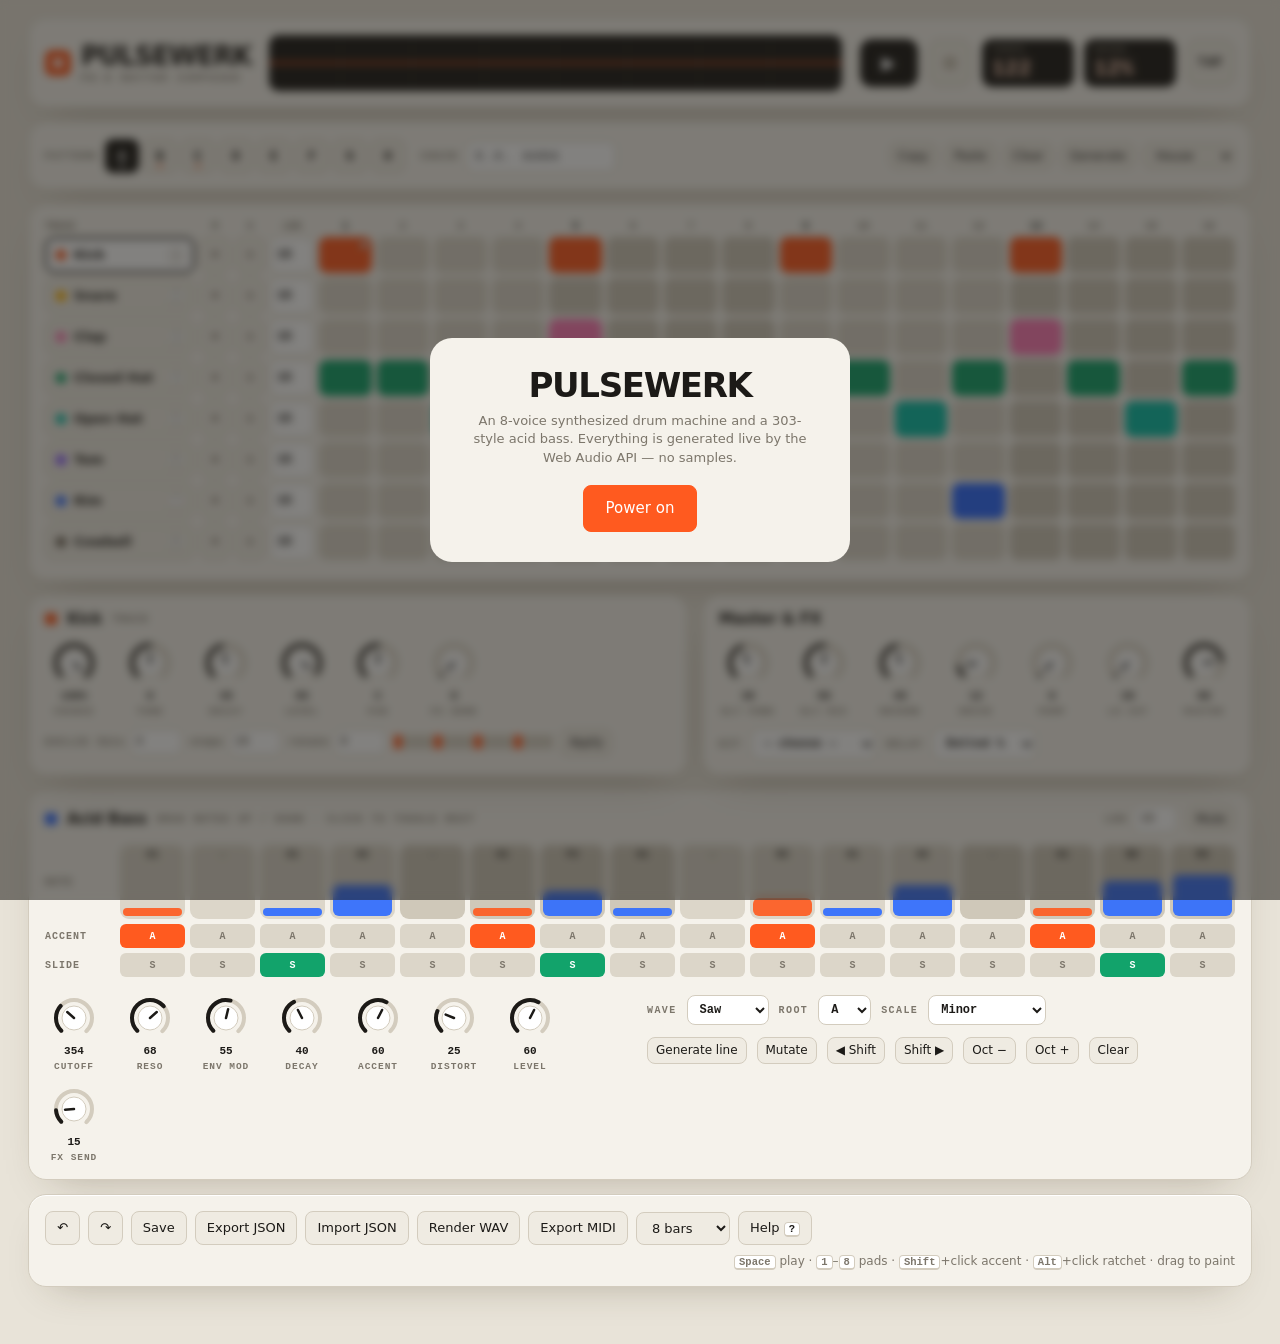
<file: apps/Pulsewerk.html>
<!doctype html>
<html lang="en">
<head>
<meta charset="utf-8">
<meta name="viewport" content="width=device-width,initial-scale=1">
<meta name="robots" content="noindex, nofollow">
<meta http-equiv="Content-Security-Policy" content="default-src 'none'; script-src 'unsafe-inline'; style-src 'unsafe-inline'; img-src data: blob:; media-src blob:; connect-src 'none'">
<meta name="theme-color" content="#e8e3d8">
<title>Pulsewerk — Drum Machine & Acid Bass</title>
<link rel="icon" href="data:image/svg+xml,%3Csvg xmlns='http://www.w3.org/2000/svg' viewBox='0 0 64 64'%3E%3Crect width='64' height='64' rx='14' fill='%23ff5a1f'/%3E%3Cpath d='M8 36h10l5-16 8 28 7-20 5 8h13' fill='none' stroke='%23fff' stroke-width='5' stroke-linejoin='round' stroke-linecap='round'/%3E%3C/svg%3E">
<style>
:root{
  --bg:#e8e3d8; --deck:#f5f2eb; --deck2:#efebe2; --ink:#1c1a17; --mute:#7c766b; --line:#d3ccbe; --key:#dcd6c9; --key2:#cfc8b9;
  --orange:#ff5a1f; --orange2:#ffb08f; --blue:#2e6bff; --green:#12a36b;
  --mono:ui-monospace,"Cascadia Mono","SF Mono",Consolas,monospace;
  --sans:"Segoe UI Variable Display","Segoe UI",system-ui,-apple-system,Roboto,sans-serif;
  --r:10px;
}
*{box-sizing:border-box}
html,body{margin:0;background:var(--bg);color:var(--ink);font:13px/1.4 var(--sans)}
body{padding:18px clamp(10px,2.5vw,28px) 40px;max-width:1280px;margin:0 auto;user-select:none;-webkit-user-select:none}
input,select,button{font:inherit;color:inherit}
button{cursor:pointer}
:focus-visible{outline:2px solid var(--blue);outline-offset:2px}
.deck{background:var(--deck);border:1px solid var(--line);border-radius:18px;box-shadow:0 1px 0 #fff inset,0 18px 40px -24px rgba(60,45,20,.35);padding:16px;margin-bottom:14px}
.label{font:600 10px var(--mono);letter-spacing:.14em;text-transform:uppercase;color:var(--mute)}
.btn{background:var(--deck2);border:1px solid var(--line);border-radius:8px;padding:7px 11px;transition:background .12s,transform .08s,border-color .12s}
.btn:hover{background:#fff}
.btn:active{transform:translateY(1px)}
.btn.on{background:var(--ink);color:#fff;border-color:var(--ink)}
.btn.hot{background:var(--orange);color:#fff;border-color:var(--orange)}
.btn.sm{padding:4px 8px;font-size:12px}

/* header */
header.top{display:grid;grid-template-columns:auto 1fr auto;gap:18px;align-items:center}
.logo{font:900 26px/1 var(--sans);letter-spacing:-.04em;display:flex;align-items:center;gap:10px}
.logo i{display:inline-block;width:26px;height:26px;border-radius:7px;background:var(--orange);position:relative}
.logo i::after{content:"";position:absolute;inset:8px;border-radius:50%;background:#fff}
.logo small{font:600 10px var(--mono);letter-spacing:.2em;color:var(--mute);text-transform:uppercase;display:block;margin-top:4px}
#scope{width:100%;height:56px;background:#1c1a17;border-radius:10px;display:block}
.transport{display:flex;align-items:center;gap:10px;flex-wrap:wrap}
#play{width:58px;height:48px;border-radius:12px;background:var(--ink);color:#fff;border:0;font-size:18px;display:grid;place-items:center}
#play.playing{background:var(--orange)}
#rec{width:44px;height:48px;border-radius:12px;border:1px solid var(--line);background:var(--deck2);display:grid;place-items:center}
#rec span{width:14px;height:14px;border-radius:50%;background:#c9c2b3;display:block}
#rec.on span{background:#ff2d2d;box-shadow:0 0 10px #ff2d2d}
.lcd{background:#1c1a17;color:#ffcfb9;border-radius:10px;padding:6px 10px;font:600 22px/1 var(--mono);display:flex;flex-direction:column;gap:4px;min-width:92px;cursor:ns-resize;touch-action:none}
.lcd .label{color:#8f877a;font-size:9px}
.lcd:focus-visible{outline:2px solid var(--orange)}

/* pattern bar */
.patbar{display:flex;align-items:center;gap:8px;flex-wrap:wrap}
.pats{display:flex;gap:4px}
.pat{width:34px;height:34px;border-radius:8px;border:1px solid var(--line);background:var(--deck2);font:700 13px var(--mono);position:relative}
.pat.cur{background:var(--ink);color:#fff;border-color:var(--ink)}
.pat.queued{border-color:var(--orange);color:var(--orange);animation:blink .5s steps(2) infinite}
.pat.has::after{content:"";position:absolute;bottom:4px;left:50%;width:4px;height:4px;margin-left:-2px;border-radius:50%;background:var(--orange)}
.pat.cur.has::after{background:#fff}
@keyframes blink{50%{opacity:.35}}
#chain{width:150px;padding:7px 9px;border:1px solid var(--line);border-radius:8px;background:#fff;font:600 13px var(--mono);letter-spacing:.12em;text-transform:uppercase}
.spacer{flex:1}

/* grid */
.gridwrap{overflow-x:auto;padding-bottom:4px;scrollbar-width:thin}
.seq{display:grid;grid-template-columns:150px 30px 30px 44px repeat(16,minmax(30px,1fr));gap:5px;align-items:center;min-width:900px}
.seq .hd{font:600 10px var(--mono);color:var(--mute);text-align:center}
.seq .hd.beat{color:var(--ink)}
.tname{display:flex;align-items:center;gap:8px;height:36px;padding:0 10px;border-radius:9px;border:1px solid var(--line);background:var(--deck2);font-weight:600;text-align:left;width:100%}
.tname .sw{width:10px;height:10px;border-radius:3px;flex:none}
.tname kbd{margin-left:auto;font:10px var(--mono);color:var(--mute)}
.tname.sel{border-color:var(--ink);box-shadow:0 0 0 1px var(--ink) inset;background:#fff}
.tname.flash{background:#fff3ec}
.ms{height:36px;border-radius:8px;border:1px solid var(--line);background:var(--deck2);font:700 11px var(--mono);color:var(--mute);padding:0}
.ms.on.m{background:#3a3631;color:#fff;border-color:#3a3631}
.ms.on.s{background:#ffd23f;color:#1c1a17;border-color:#e2b400}
.lenIn{height:36px;width:44px;border-radius:8px;border:1px solid var(--line);background:#fff;font:600 12px var(--mono);text-align:center;padding:0}
.step{height:36px;border-radius:8px;border:0;background:var(--key);position:relative;padding:0;transition:background .08s,transform .06s}
.step.g2{background:var(--key2)}
.step.on{background:var(--c)}
.step[data-r]:not([data-r=""])::before{content:attr(data-r);position:absolute;left:4px;bottom:3px;font:800 9px var(--mono);color:#fff;text-shadow:0 1px 1px rgba(0,0,0,.35)}
.step.acc::after{content:"";position:absolute;top:5px;right:5px;width:6px;height:6px;border-radius:50%;background:#fff;box-shadow:0 0 0 1.5px rgba(0,0,0,.25)}
.step.off-len{opacity:.25}
.step.ph{box-shadow:0 0 0 2px var(--ink) inset}
.step.ph.on{transform:scale(.94);filter:brightness(1.15)}
.step:hover{filter:brightness(1.05)}

/* editor */
.editor{display:grid;grid-template-columns:1.2fr 1fr;gap:14px}
.knobs{display:flex;flex-wrap:wrap;gap:14px 18px;align-items:flex-start}
.knob{display:flex;flex-direction:column;align-items:center;gap:4px;width:58px;touch-action:none;cursor:ns-resize}
.knob svg{width:46px;height:46px;display:block}
.knob .v{font:600 11px var(--mono)}
.knob .n{font:600 9.5px var(--mono);letter-spacing:.1em;text-transform:uppercase;color:var(--mute)}
.knob:focus-visible{outline:2px solid var(--blue);border-radius:8px}
.sec-h{display:flex;align-items:center;gap:10px;margin:-2px 0 12px}
.sec-h h2{margin:0;font:800 15px var(--sans);letter-spacing:-.01em}
.sec-h .sw{width:12px;height:12px;border-radius:3px}
.euclid{display:flex;gap:8px;align-items:center;flex-wrap:wrap;margin-top:12px}
.euclid label{display:flex;align-items:center;gap:6px;font:600 11px var(--mono);color:var(--mute)}
.euclid input[type=number]{width:52px;padding:5px;border:1px solid var(--line);border-radius:7px;font:600 12px var(--mono);background:#fff}
#euPrev{display:flex;gap:2px}
#euPrev i{width:8px;height:14px;border-radius:2px;background:var(--key2)}
#euPrev i.x{background:var(--orange)}

/* bass */
.bassgrid{display:grid;grid-template-columns:70px repeat(16,minmax(30px,1fr));gap:5px;min-width:760px;align-items:center}
.bassgrid .rl{font:600 10px var(--mono);color:var(--mute);letter-spacing:.1em;text-transform:uppercase}
.note{height:74px;border-radius:9px;background:var(--key);border:0;position:relative;padding:0;overflow:hidden;touch-action:none;cursor:ns-resize}
.note.g2{background:var(--key2)}
.note .bar{position:absolute;left:3px;right:3px;bottom:3px;border-radius:6px;background:var(--blue);opacity:.9}
.note .nm{position:absolute;left:0;right:0;top:4px;font:700 10px var(--mono);text-align:center;color:var(--ink);z-index:1}
.note.rest .nm{color:var(--mute)}
.note.ph{box-shadow:0 0 0 2px var(--ink) inset}
.note.off-len{opacity:.25}
.tog{height:24px;border-radius:6px;border:0;background:var(--key);font:700 10px var(--mono);color:var(--mute);padding:0}
.tog.on.a{background:var(--orange);color:#fff}
.tog.on.s{background:var(--green);color:#fff}
.row2{display:flex;gap:10px;align-items:center;flex-wrap:wrap;margin:12px 0 0}
.row2 select{padding:6px 8px;border:1px solid var(--line);border-radius:8px;background:#fff;font:600 12px var(--mono)}
.two{display:grid;grid-template-columns:1fr 1fr;gap:14px}

footer{display:flex;gap:8px;flex-wrap:wrap;align-items:center}
footer .hint{color:var(--mute);font-size:12px;margin-left:auto}
kbd{font:600 10.5px var(--mono);background:#fff;border:1px solid var(--line);border-bottom-width:2px;border-radius:4px;padding:0 4px}
#toast{position:fixed;left:50%;bottom:22px;transform:translate(-50%,10px);background:var(--ink);color:#fff;padding:9px 16px;border-radius:10px;font:600 12px var(--mono);opacity:0;pointer-events:none;transition:opacity .2s,transform .2s;z-index:20}
#toast.show{opacity:1;transform:translate(-50%,0)}
#start{position:fixed;inset:0;background:rgba(28,26,23,.55);display:grid;place-items:center;z-index:30;backdrop-filter:blur(4px);-webkit-backdrop-filter:blur(4px)}
#start[hidden]{display:none}
#start .card{background:var(--deck);border-radius:22px;padding:30px 34px;text-align:center;max-width:420px;margin:16px}
#start h2{font:900 34px/1 var(--sans);letter-spacing:-.04em;margin:0 0 10px}
#start p{color:var(--mute);margin:0 0 18px}
#start .btn{font-size:15px;padding:12px 22px}
dialog{border:0;border-radius:18px;padding:22px 26px;max-width:min(560px,calc(100vw - 32px));background:var(--deck);color:var(--ink)}
dialog::backdrop{background:rgba(28,26,23,.5)}
dialog h2{margin:0 0 10px;font:900 22px var(--sans)}
dialog table{border-collapse:collapse;width:100%}
dialog td{padding:5px 4px;border-bottom:1px solid var(--line);font-size:13px}
dialog td:first-child{white-space:nowrap;width:1%;padding-right:14px}
@media (max-width:900px){
  header.top{grid-template-columns:1fr auto}
  #scopeWrap{grid-column:1/-1;order:3}
  .editor,.two{grid-template-columns:1fr}
}
@media (prefers-reduced-motion:reduce){*,*::before,*::after{animation-duration:.01ms!important;transition-duration:.01ms!important}}
</style>
</head>
<body>

<div class="deck">
  <header class="top">
    <div class="logo"><i aria-hidden="true"></i><div>PULSEWERK<small>PW-8 rhythm composer</small></div></div>
    <div id="scopeWrap"><canvas id="scope" aria-hidden="true"></canvas></div>
    <div class="transport">
      <button id="play" aria-label="Play" title="Play / stop (Space)">▶</button>
      <button id="rec" aria-label="Live record" aria-pressed="false" title="Live record from pads 1–8 (Shift+R)"><span></span></button>
      <div class="lcd" id="bpmLcd" tabindex="0" role="spinbutton" aria-label="Tempo in BPM" aria-valuemin="60" aria-valuemax="200"><span class="label">Tempo</span><span id="bpmV">122</span></div>
      <div class="lcd" id="swLcd" tabindex="0" role="spinbutton" aria-label="Swing percent" aria-valuemin="0" aria-valuemax="60"><span class="label">Swing</span><span id="swV">12%</span></div>
      <button class="btn" id="tap" title="Tap tempo — tap 3+ times" style="height:48px;border-radius:12px;font:700 12px var(--mono);letter-spacing:.1em">TAP</button>
    </div>
  </header>
</div>

<div class="deck">
  <div class="patbar">
    <span class="label">Pattern</span>
    <div class="pats" id="pats"></div>
    <span class="label" style="margin-left:8px">Chain</span>
    <input id="chain" placeholder="e.g. AABA" maxlength="32" aria-label="Pattern chain (letters A–H)" spellcheck="false">
    <span class="spacer"></span>
    <button class="btn sm" id="copyP">Copy</button>
    <button class="btn sm" id="pasteP">Paste</button>
    <button class="btn sm" id="clearP">Clear</button>
    <button class="btn sm" id="randP" title="Generate a new groove for this pattern">Generate</button>
    <select class="btn sm" id="genre" aria-label="Groove style">
      <option value="house">House</option><option value="techno">Techno</option><option value="breaks">Breaks</option><option value="electro">Electro</option><option value="dembow">Dembow</option>
    </select>
  </div>
</div>

<div class="deck">
  <div class="gridwrap"><div class="seq" id="seq" role="grid" aria-label="Drum step sequencer"></div></div>
</div>

<div class="editor">
  <div class="deck" id="trackEd">
    <div class="sec-h"><span class="sw" id="edSw"></span><h2 id="edName">Kick</h2><span class="label">track</span></div>
    <div class="knobs" id="edKnobs"></div>
    <div class="euclid">
      <span class="label">Euclid</span>
      <label>hits <input type="number" id="euK" min="0" max="16" value="4"></label>
      <label>steps <input type="number" id="euN" min="1" max="16" value="16"></label>
      <label>rotate <input type="number" id="euR" min="0" max="15" value="0"></label>
      <div id="euPrev" aria-hidden="true"></div>
      <button class="btn sm" id="euApply">Apply</button>
    </div>
  </div>
  <div class="deck">
    <div class="sec-h"><h2>Master &amp; FX</h2></div>
    <div class="knobs" id="fxKnobs"></div>
    <div class="row2">
      <span class="label">Kit</span>
      <select id="kit" aria-label="Drum kit voicing"><option value="">— choose —</option><option value="808">Boom 808</option><option value="909">Punch 909</option><option value="lofi">Dusty lo-fi</option><option value="minimal">Minimal tech</option><option value="industrial">Industrial</option></select>
      <span class="label">Delay</span>
      <select id="dlyDiv" aria-label="Delay division"><option value="3">Dotted ⅛</option><option value="2">⅛</option><option value="1">1/16</option><option value="4">¼</option><option value="1.333">⅛ triplet</option></select>
    </div>
  </div>
</div>

<div class="deck">
  <div class="sec-h"><span class="sw" style="background:var(--blue)"></span><h2>Acid Bass</h2><span class="label">drag notes up / down · click to toggle rest</span>
    <span class="spacer"></span>
    <label class="label" style="display:flex;gap:6px;align-items:center">len <input type="number" id="bassLen" class="lenIn" min="1" max="16" value="16" style="height:28px"></label>
    <button class="btn sm ms-b" id="bassMute" aria-pressed="false">Mute</button>
  </div>
  <div class="gridwrap"><div class="bassgrid" id="bassGrid"></div></div>
  <div class="two" style="margin-top:14px">
    <div class="knobs" id="bassKnobs"></div>
    <div>
      <div class="row2" style="margin-top:0">
        <span class="label">Wave</span>
        <select id="bWave" aria-label="Oscillator waveform"><option value="sawtooth">Saw</option><option value="square">Square</option></select>
        <span class="label">Root</span>
        <select id="bRoot" aria-label="Root note"></select>
        <span class="label">Scale</span>
        <select id="bScale" aria-label="Scale"></select>
      </div>
      <div class="row2">
        <button class="btn sm" id="bRand">Generate line</button>
        <button class="btn sm" id="bMut" title="Nudge a few notes, keeping the groove">Mutate</button>
        <button class="btn sm" id="bShiftL" aria-label="Shift left">◀ Shift</button>
        <button class="btn sm" id="bShiftR" aria-label="Shift right">Shift ▶</button>
        <button class="btn sm" id="bOctDn">Oct −</button>
        <button class="btn sm" id="bOctUp">Oct +</button>
        <button class="btn sm" id="bClear">Clear</button>
      </div>
    </div>
  </div>
</div>

<div class="deck">
  <footer>
    <button class="btn" id="undoB" title="Undo (Ctrl+Z)" aria-label="Undo">↶</button>
    <button class="btn" id="redoB" title="Redo (Ctrl+Y)" aria-label="Redo">↷</button>
    <button class="btn" id="save">Save</button>
    <button class="btn" id="exportB">Export JSON</button>
    <button class="btn" id="importB">Import JSON</button>
    <button class="btn" id="renderB">Render WAV</button>
    <button class="btn" id="midiB" title="Standard MIDI file: drums on channel 10 (General MIDI map), bass on channel 1">Export MIDI</button>
    <select class="btn" id="renderBars" aria-label="Bars to render"><option value="4">4 bars</option><option value="8" selected>8 bars</option><option value="16">16 bars</option><option value="32">32 bars</option></select>
    <button class="btn" id="helpB">Help <kbd>?</kbd></button>
    <span class="hint"><kbd>Space</kbd> play · <kbd>1</kbd>–<kbd>8</kbd> pads · <kbd>Shift</kbd>+click accent · <kbd>Alt</kbd>+click ratchet · drag to paint</span>
    <input type="file" id="importF" accept=".json,application/json" hidden>
  </footer>
</div>

<div id="start"><div class="card">
  <h2>PULSEWERK</h2>
  <p>An 8-voice synthesized drum machine and a 303-style acid bass. Everything is generated live by the Web Audio API — no samples.</p>
  <button class="btn hot" id="startBtn">Power on</button>
</div></div>

<dialog id="help">
  <h2>Operating manual</h2>
  <table>
    <tr><td>Click a step</td><td>Off → on → accent → off</td></tr>
    <tr><td><kbd>Shift</kbd>+click</td><td>Toggle accent directly</td></tr>
    <tr><td><kbd>Alt</kbd>+click</td><td>Ratchet: retrigger the step ×2 / ×3 / ×4 (rolls, trap hats)</td></tr>
    <tr><td>Drag across steps</td><td>Paint on or erase</td></tr>
    <tr><td>Length box</td><td>Per-track loop length (1–16): polyrhythms</td></tr>
    <tr><td>Track name</td><td>Select for editing and audition</td></tr>
    <tr><td>M / S</td><td>Mute / solo</td></tr>
    <tr><td>Knobs</td><td>Drag vertically, scroll, or use arrow keys. Double-click resets</td></tr>
    <tr><td>Bass notes</td><td>Drag up/down for pitch; click to toggle rest. A = accent, S = slide into the next note</td></tr>
    <tr><td>Pattern A–H</td><td>While playing, switches at the next bar</td></tr>
    <tr><td>Chain</td><td>Type letters like <code>AABA</code> to play a song sequence</td></tr>
    <tr><td><kbd>Space</kbd></td><td>Play / stop</td></tr>
    <tr><td><kbd>1</kbd>–<kbd>8</kbd></td><td>Trigger drum pads (records while ● is on)</td></tr>
    <tr><td><kbd>Shift</kbd>+<kbd>R</kbd></td><td>Toggle live record</td></tr>
    <tr><td><kbd>Ctrl</kbd>+<kbd>Z</kbd> / <kbd>Ctrl</kbd>+<kbd>Y</kbd></td><td>Undo / redo</td></tr>
    <tr><td><kbd>Q</kbd>–<kbd>I</kbd></td><td>Select pattern A–H</td></tr>
    <tr><td><kbd>↑</kbd> <kbd>↓</kbd> on tempo</td><td>±1 BPM (Shift ±10)</td></tr>
  </table>
  <form method="dialog" style="margin-top:14px"><button class="btn">Close</button></form>
</dialog>
<div id="toast" role="status" aria-live="polite"></div>

<script>
'use strict';
const $ = s => document.querySelector(s), $$ = s => Array.from(document.querySelectorAll(s));
const STORE = 'pulsewerk.v1';
const clamp = (v, a, b) => Math.min(b, Math.max(a, v));
function el(tag, attrs = {}, ...kids) {
  const e = document.createElement(tag);
  for (const [k, v] of Object.entries(attrs)) {
    if (k === 'class') e.className = v; else if (k === 'style') e.style.cssText = v;
    else if (k.startsWith('on')) e.addEventListener(k.slice(2), v); else if (v !== false && v != null) e.setAttribute(k, v === true ? '' : v);
  }
  for (const k of kids) if (k != null) e.append(k);
  return e;
}

/* ================= model ================= */
const TRACKS = [
  { id: 'kick', name: 'Kick', color: '#ff5a1f', key: '1', p: { tune: 0, decay: .45, level: .95, pan: 0, send: 0 } },
  { id: 'snare', name: 'Snare', color: '#ffb400', key: '2', p: { tune: 0, decay: .4, level: .75, pan: 0, send: .12 } },
  { id: 'clap', name: 'Clap', color: '#ff7ab6', key: '3', p: { tune: 0, decay: .45, level: .7, pan: .05, send: .22 } },
  { id: 'chat', name: 'Closed Hat', color: '#12a36b', key: '4', p: { tune: 0, decay: .3, level: .5, pan: -.15, send: 0 } },
  { id: 'ohat', name: 'Open Hat', color: '#0bbfa8', key: '5', p: { tune: 0, decay: .45, level: .42, pan: -.15, send: .08 } },
  { id: 'tom', name: 'Tom', color: '#8a5cff', key: '6', p: { tune: 0, decay: .5, level: .7, pan: .25, send: .2 } },
  { id: 'rim', name: 'Rim', color: '#2e6bff', key: '7', p: { tune: 0, decay: .3, level: .55, pan: .3, send: .15 } },
  { id: 'cow', name: 'Cowbell', color: '#6d6358', key: '8', p: { tune: 0, decay: .35, level: .45, pan: -.3, send: .2 } }
];
TRACKS.forEach(t => { t.p.chance = 1; });
const TRACK_PARAMS = [
  { k: 'chance', n: 'Chance', min: 0, max: 1, step: .01, def: 1, fmt: v => Math.round(v * 100) + '%' },
  { k: 'tune', n: 'Tune', min: -12, max: 12, step: 1, def: 0, fmt: v => (v > 0 ? '+' : '') + v },
  { k: 'decay', n: 'Decay', min: 0, max: 1, step: .01, def: .4, fmt: v => Math.round(v * 100) },
  { k: 'level', n: 'Level', min: 0, max: 1, step: .01, def: .7, fmt: v => Math.round(v * 100) },
  { k: 'pan', n: 'Pan', min: -1, max: 1, step: .01, def: 0, fmt: v => Math.abs(v) < .02 ? 'C' : (v < 0 ? 'L' : 'R') + Math.round(Math.abs(v) * 100) },
  { k: 'send', n: 'FX Send', min: 0, max: 1, step: .01, def: 0, fmt: v => Math.round(v * 100) }
];
const BASS_PARAMS = [
  { k: 'cutoff', n: 'Cutoff', min: 0, max: 1, step: .005, def: .32, fmt: v => Math.round(cutHz(v)) },
  { k: 'reso', n: 'Reso', min: 0, max: 1, step: .01, def: .68, fmt: v => Math.round(v * 100) },
  { k: 'env', n: 'Env Mod', min: 0, max: 1, step: .01, def: .55, fmt: v => Math.round(v * 100) },
  { k: 'decay', n: 'Decay', min: 0, max: 1, step: .01, def: .4, fmt: v => Math.round(v * 100) },
  { k: 'accent', n: 'Accent', min: 0, max: 1, step: .01, def: .6, fmt: v => Math.round(v * 100) },
  { k: 'drive', n: 'Distort', min: 0, max: 1, step: .01, def: .25, fmt: v => Math.round(v * 100) },
  { k: 'level', n: 'Level', min: 0, max: 1, step: .01, def: .6, fmt: v => Math.round(v * 100) },
  { k: 'send', n: 'FX Send', min: 0, max: 1, step: .01, def: .15, fmt: v => Math.round(v * 100) }
];
const FX_PARAMS = [
  { k: 'delayFb', n: 'Dly Fdbk', min: 0, max: .9, step: .01, def: .38, fmt: v => Math.round(v * 100) },
  { k: 'delayMix', n: 'Dly Mix', min: 0, max: 1, step: .01, def: .5, fmt: v => Math.round(v * 100) },
  { k: 'verbMix', n: 'Reverb', min: 0, max: 1, step: .01, def: .45, fmt: v => Math.round(v * 100) },
  { k: 'drive', n: 'Drive', min: 0, max: 1, step: .01, def: .12, fmt: v => Math.round(v * 100) },
  { k: 'pump', n: 'Pump', min: 0, max: 1, step: .01, def: 0, fmt: v => Math.round(v * 100) },
  { k: 'lowcut', n: 'Lo Cut', min: 0, max: 1, step: .01, def: 0, fmt: v => Math.round(20 * Math.pow(30, v)) },
  { k: 'master', n: 'Master', min: 0, max: 1, step: .01, def: .8, fmt: v => Math.round(v * 100) }
];
const cutHz = v => 60 * Math.pow(2, v * 8);
const SCALES = {
  'Minor': [0, 2, 3, 5, 7, 8, 10], 'Phrygian': [0, 1, 3, 5, 7, 8, 10], 'Dorian': [0, 2, 3, 5, 7, 9, 10], 'Minor pent.': [0, 3, 5, 7, 10],
  'Major': [0, 2, 4, 5, 7, 9, 11], 'Mixolydian': [0, 2, 4, 5, 7, 9, 10], 'Harm. minor': [0, 2, 3, 5, 7, 8, 11], 'Blues': [0, 3, 5, 6, 7, 10], 'Chromatic': [0, 1, 2, 3, 4, 5, 6, 7, 8, 9, 10, 11]
};
const NOTE_NAMES = ['C', 'C#', 'D', 'D#', 'E', 'F', 'F#', 'G', 'G#', 'A', 'A#', 'B'];
const PAT_LETTERS = 'ABCDEFGH';
const MAX_DEG = 15;

const ratOf = (d, i) => (d.rat && d.rat[i]) || 1; // older saves have no ratchet array
function emptyPattern() {
  const drums = {};
  for (const t of TRACKS) drums[t.id] = { steps: Array(16).fill(0), len: 16, rat: Array(16).fill(1) };
  return { drums, bass: { steps: Array.from({ length: 16 }, () => ({ n: -1, a: 0, s: 0 })), len: 16 } };
}
function defaultState() {
  const S = {
    v: 1, bpm: 122, swing: .12, cur: 0, chain: '', sel: 'kick', rec: false,
    patterns: Array.from({ length: 8 }, emptyPattern),
    tp: Object.fromEntries(TRACKS.map(t => [t.id, { ...t.p }])),
    mute: {}, solo: {}, bassMute: false,
    bp: Object.fromEntries(BASS_PARAMS.map(p => [p.k, p.def])), wave: 'sawtooth', root: 9, scale: 'Minor',
    fx: Object.fromEntries(FX_PARAMS.map(p => [p.k, p.def])), dlyDiv: 3
  };
  // A: house groove
  const A = S.patterns[0].drums, set = (id, idx, v = 1) => idx.forEach(i => A[id].steps[i] = v);
  set('kick', [0, 4, 8, 12]); set('clap', [4, 12]); set('chat', [2, 6, 10, 14]); set('ohat', [2, 6, 10, 14], 0);
  set('chat', [0, 1, 3, 5, 7, 8, 9, 11, 13, 15]); A.chat.steps[2] = 0; A.chat.steps[6] = 0; A.chat.steps[10] = 0; A.chat.steps[14] = 0;
  set('ohat', [2, 6, 10, 14]); set('rim', [3, 11]); set('kick', [0], 2);
  const bl = [[0, 1, 0, 0], [-1], [0, 0, 1, 0], [7, 0, 0, 0], [-1], [0, 1, 0, 1], [5, 0, 1, 0], [0, 0, 0, 0], [-1], [3, 1, 0, 0], [0, 0, 0, 1], [7, 0, 0, 0], [-1], [0, 1, 0, 0], [8, 0, 1, 0], [10, 0, 0, 0]];
  S.patterns[0].bass.steps = bl.map(([n, a, s]) => ({ n: n ?? -1, a: a | 0, s: s | 0 }));
  // B: variation with toms + busier hats
  S.patterns[1] = structuredClone(S.patterns[0]);
  const B = S.patterns[1].drums;
  B.tom.steps[13] = 1; B.tom.steps[14] = 1; B.tom.steps[15] = 2; B.cow.steps[7] = 1; B.cow.steps[10] = 1; B.snare.steps[15] = 1;
  B.chat.len = 12;
  S.patterns[1].bass.steps[12] = { n: 12, a: 1, s: 1 }; S.patterns[1].bass.steps[13] = { n: 10, a: 0, s: 0 };
  // C: breakbeat
  const C = S.patterns[2].drums;
  [0, 10].forEach(i => C.kick.steps[i] = 1); C.kick.steps[7] = 1;
  [4, 12].forEach(i => C.snare.steps[i] = 2); C.snare.steps[9] = 1; C.snare.steps[15] = 1;
  for (let i = 0; i < 16; i += 2) C.chat.steps[i] = 1; C.ohat.steps[14] = 1;
  S.patterns[2].bass = structuredClone(S.patterns[0].bass);
  return S;
}
let S = defaultState();
let clip = null;
const pat = () => S.patterns[S.cur];

/* ================= audio engine ================= */
const noiseCache = new WeakMap();
function noiseSrc(ctx) {
  let b = noiseCache.get(ctx);
  if (!b) {
    b = ctx.createBuffer(1, ctx.sampleRate, ctx.sampleRate);
    const d = b.getChannelData(0); for (let i = 0; i < d.length; i++) d[i] = Math.random() * 2 - 1;
    noiseCache.set(ctx, b);
  }
  const s = ctx.createBufferSource(); s.buffer = b; return s;
}
function envGain(ctx, t, peak, attack, decay) {
  const g = ctx.createGain(), p = Math.max(.0002, peak);
  g.gain.setValueAtTime(.0001, t); g.gain.exponentialRampToValueAtTime(p, t + attack); g.gain.exponentialRampToValueAtTime(.0001, t + attack + decay);
  return g;
}
function filt(ctx, type, f, q = .7) { const n = ctx.createBiquadFilter(); n.type = type; n.frequency.value = f; n.Q.value = q; return n; }
function play(node, t, dur) { node.start(t); node.stop(t + dur + .05); }

const VOICES = {
  kick(ctx, out, t, v, p) {
    const f = 52 * Math.pow(2, p.tune / 12), dec = .18 + p.decay * .9;
    const o = ctx.createOscillator(); o.type = 'sine';
    o.frequency.setValueAtTime(f * 4.2, t); o.frequency.exponentialRampToValueAtTime(f * 1.4, t + .025); o.frequency.exponentialRampToValueAtTime(f, t + .12);
    const g = envGain(ctx, t, v, .002, dec); o.connect(g).connect(out); play(o, t, dec);
    const n = noiseSrc(ctx), hp = filt(ctx, 'highpass', 2500), ng = envGain(ctx, t, v * .35, .001, .012);
    n.connect(hp).connect(ng).connect(out); play(n, t, .03);
  },
  snare(ctx, out, t, v, p) {
    const tn = Math.pow(2, p.tune / 12), dec = .08 + p.decay * .4;
    const o = ctx.createOscillator(); o.type = 'triangle'; o.frequency.setValueAtTime(240 * tn, t); o.frequency.exponentialRampToValueAtTime(175 * tn, t + .05);
    const og = envGain(ctx, t, v * .7, .001, .09); o.connect(og).connect(out); play(o, t, .12);
    const n = noiseSrc(ctx), hp = filt(ctx, 'highpass', 1400 * tn), bp = filt(ctx, 'peaking', 4200 * tn, 1.2); bp.gain.value = 5;
    const ng = envGain(ctx, t, v * .8, .001, dec); n.connect(hp).connect(bp).connect(ng).connect(out); play(n, t, dec);
  },
  clap(ctx, out, t, v, p) {
    const tn = Math.pow(2, p.tune / 12), tail = .12 + p.decay * .5;
    const n = noiseSrc(ctx), bp = filt(ctx, 'bandpass', 1150 * tn, .9), g = ctx.createGain();
    g.gain.setValueAtTime(.0001, t);
    for (let i = 0; i < 3; i++) { const s = t + i * .011; g.gain.setValueAtTime(v, s); g.gain.exponentialRampToValueAtTime(.08 * v + .0001, s + .009); }
    g.gain.setValueAtTime(v * .85, t + .034); g.gain.exponentialRampToValueAtTime(.0001, t + .034 + tail);
    n.connect(bp).connect(g).connect(out); play(n, t, .04 + tail);
  },
  _metal(ctx, t, dur, tn) {
    const sum = ctx.createGain(); sum.gain.value = .18;
    for (const r of [2, 3, 4.16, 5.43, 6.79, 8.21]) { const o = ctx.createOscillator(); o.type = 'square'; o.frequency.value = 40 * r * tn; o.connect(sum); play(o, t, dur); }
    return sum;
  },
  chat(ctx, out, t, v, p, G) {
    const tn = Math.pow(2, p.tune / 12), dec = .03 + p.decay * .12;
    const m = VOICES._metal(ctx, t, dec, tn), bp = filt(ctx, 'bandpass', 10000, .8), hp = filt(ctx, 'highpass', 7000), g = envGain(ctx, t, v, .001, dec);
    m.connect(bp).connect(hp).connect(g).connect(out);
    if (G && G.openHat && G.openHat.until > t) { const og = G.openHat.g.gain; og.cancelScheduledValues(t); og.setTargetAtTime(.0001, t, .006); G.openHat = null; }
  },
  ohat(ctx, out, t, v, p, G) {
    const tn = Math.pow(2, p.tune / 12), dec = .18 + p.decay * .7;
    const m = VOICES._metal(ctx, t, dec, tn), bp = filt(ctx, 'bandpass', 10000, .8), hp = filt(ctx, 'highpass', 7000), g = envGain(ctx, t, v, .002, dec);
    m.connect(bp).connect(hp).connect(g).connect(out);
    if (G) G.openHat = { g, until: t + dec };
  },
  tom(ctx, out, t, v, p) {
    const f = 150 * Math.pow(2, p.tune / 12), dec = .15 + p.decay * .6;
    const o = ctx.createOscillator(); o.type = 'sine'; o.frequency.setValueAtTime(f * 1.6, t); o.frequency.exponentialRampToValueAtTime(f, t + .04); o.frequency.exponentialRampToValueAtTime(f * .7, t + dec);
    const g = envGain(ctx, t, v, .002, dec); o.connect(g).connect(out); play(o, t, dec);
    const n = noiseSrc(ctx), lp = filt(ctx, 'lowpass', 1800), ng = envGain(ctx, t, v * .18, .001, .04); n.connect(lp).connect(ng).connect(out); play(n, t, .06);
  },
  rim(ctx, out, t, v, p) {
    const tn = Math.pow(2, p.tune / 12), dec = .02 + p.decay * .06;
    const o = ctx.createOscillator(); o.type = 'triangle'; o.frequency.value = 1750 * tn;
    const o2 = ctx.createOscillator(); o2.type = 'square'; o2.frequency.value = 480 * tn;
    const hp = filt(ctx, 'highpass', 350), g = envGain(ctx, t, v * .8, .0005, dec);
    const g2 = ctx.createGain(); g2.gain.value = .35;
    o.connect(hp); o2.connect(g2).connect(hp); hp.connect(g).connect(out); play(o, t, dec); play(o2, t, dec);
  },
  cow(ctx, out, t, v, p) {
    const tn = Math.pow(2, p.tune / 12), dec = .08 + p.decay * .45;
    const sum = ctx.createGain(); sum.gain.value = .5;
    for (const f of [540, 800]) { const o = ctx.createOscillator(); o.type = 'square'; o.frequency.value = f * tn; o.connect(sum); play(o, t, dec); }
    const bp = filt(ctx, 'bandpass', 2400 * tn, 1.2), g = ctx.createGain();
    g.gain.setValueAtTime(.0001, t); g.gain.exponentialRampToValueAtTime(v, t + .002); g.gain.exponentialRampToValueAtTime(v * .25, t + .03); g.gain.exponentialRampToValueAtTime(.0001, t + dec);
    sum.connect(bp).connect(g).connect(out);
  }
};

function driveCurve(amount) {
  const n = 2048, c = new Float32Array(n), k = 1 + amount * 30;
  for (let i = 0; i < n; i++) { const x = i / (n - 1) * 2 - 1; c[i] = Math.tanh(k * x) / Math.tanh(k); }
  return c;
}
function impulse(ctx, secs = 2.6) {
  const len = Math.floor(ctx.sampleRate * secs), b = ctx.createBuffer(2, len, ctx.sampleRate);
  for (let ch = 0; ch < 2; ch++) {
    const d = b.getChannelData(ch);
    for (let i = 0; i < len; i++) { const k = i / len; d[i] = (Math.random() * 2 - 1) * Math.pow(1 - k, 3.2) * (i < 80 ? i / 80 : 1); }
  }
  return b;
}

function buildGraph(ctx, realtime) {
  const G = { ctx, realtime, tracks: {}, openHat: null };
  G.bus = ctx.createGain();
  G.lowcut = filt(ctx, 'highpass', 20, .5);
  G.drive = ctx.createWaveShaper(); G.drive.oversample = '2x';
  G.comp = ctx.createDynamicsCompressor();
  G.comp.threshold.value = -12; G.comp.ratio.value = 3.5; G.comp.attack.value = .004; G.comp.release.value = .18; G.comp.knee.value = 8;
  G.master = ctx.createGain();
  G.bus.connect(G.lowcut).connect(G.drive).connect(G.comp).connect(G.master);
  if (realtime) { G.analyser = ctx.createAnalyser(); G.analyser.fftSize = 2048; G.master.connect(G.analyser); G.analyser.connect(ctx.destination); }
  else G.master.connect(ctx.destination);
  // FX
  G.fx = ctx.createGain();
  G.delay = ctx.createDelay(2); G.dfb = ctx.createGain(); G.dlp = filt(ctx, 'lowpass', 3200); G.dmix = ctx.createGain();
  G.fxDuck = ctx.createGain(); G.fxDuck.connect(G.comp); // sidechain "pump" on the wet returns
  G.fx.connect(G.delay); G.delay.connect(G.dlp).connect(G.dfb).connect(G.delay); G.dlp.connect(G.dmix).connect(G.fxDuck);
  G.verb = ctx.createConvolver(); G.verb.buffer = impulse(ctx); G.vmix = ctx.createGain();
  G.fx.connect(G.verb).connect(G.vmix).connect(G.fxDuck);
  // tracks
  for (const t of TRACKS) {
    const g = ctx.createGain(), pan = ctx.createStereoPanner(), send = ctx.createGain();
    g.connect(pan).connect(G.bus); pan.connect(send).connect(G.fx);
    G.tracks[t.id] = { g, pan, send };
  }
  // bass voice (persistent mono synth)
  const b = G.bass = {};
  b.osc = ctx.createOscillator(); b.osc.type = S.wave; b.osc.frequency.value = 55;
  b.f1 = filt(ctx, 'lowpass', 400, 8); b.f2 = filt(ctx, 'lowpass', 400, 1);
  b.vca = ctx.createGain(); b.vca.gain.value = 0;
  b.shape = ctx.createWaveShaper(); b.shape.oversample = '2x';
  b.out = ctx.createGain(); b.pan = ctx.createStereoPanner(); b.send = ctx.createGain();
  b.duck = ctx.createGain();
  b.osc.connect(b.f1).connect(b.f2).connect(b.vca).connect(b.shape).connect(b.out).connect(b.duck).connect(b.pan).connect(G.bus);
  b.pan.connect(b.send).connect(G.fx);
  b.osc.start();
  applyAll(G, true);
  return G;
}
function setP(param, v, G, instant) {
  if (instant) param.setValueAtTime(v, G.ctx.currentTime); else param.setTargetAtTime(v, G.ctx.currentTime, .02);
}
function applyAll(G, instant) {
  const anySolo = TRACKS.some(t => S.solo[t.id]);
  for (const t of TRACKS) {
    const p = S.tp[t.id], n = G.tracks[t.id];
    const audible = !S.mute[t.id] && (!anySolo || S.solo[t.id]);
    setP(n.g.gain, audible ? p.level * p.level : 0, G, instant);
    setP(n.pan.pan, p.pan, G, instant); setP(n.send.gain, p.send, G, instant);
  }
  const bp = S.bp, b = G.bass;
  b.osc.type = S.wave;
  b.f1.Q.value = .5 + bp.reso * 22;
  if (b._drive !== bp.drive) { b.shape.curve = driveCurve(bp.drive * .7); b._drive = bp.drive; }
  setP(b.out.gain, (S.bassMute || (anySolo && !S.solo.bass) ? 0 : bp.level * bp.level) * (1.1 - bp.drive * .45), G, instant);
  setP(b.send.gain, bp.send, G, instant);
  const f = S.fx;
  setP(G.dfb.gain, f.delayFb, G, instant); setP(G.dmix.gain, f.delayMix, G, instant); setP(G.vmix.gain, f.verbMix * .9, G, instant);
  setP(G.lowcut.frequency, 20 * Math.pow(30, f.lowcut), G, instant);
  if (G._drive !== f.drive) { G.drive.curve = driveCurve(f.drive * .6); G._drive = f.drive; }
  setP(G.master.gain, f.master * (1 - f.drive * .3), G, instant);
  setP(G.delay.delayTime, Math.min(2, stepDur() * S.dlyDiv), G, instant);
}
const stepDur = () => 60 / S.bpm / 4;

/* ---- bass scheduling ---- */
function degToMidi(d) {
  const sc = SCALES[S.scale] || SCALES.Minor, oct = Math.floor(d / sc.length), idx = ((d % sc.length) + sc.length) % sc.length;
  return 24 + S.root + oct * 12 + sc[idx]; // C1 = MIDI 24, so root A → A1 (55 Hz)
}
const midiHz = m => 440 * Math.pow(2, (m - 69) / 12);
function scheduleBass(G, P, tick, t) {
  const bass = P.bass, len = bass.len, pos = tick % len, st = bass.steps[pos], b = G.bass, bp = S.bp, sd = stepDur();
  const prev = bass.steps[(pos - 1 + len) % len];
  const vca = b.vca.gain, f1 = b.f1.frequency, f2 = b.f2.frequency, freq = b.osc.frequency;
  if (st.n < 0) { vca.cancelScheduledValues(t); vca.setTargetAtTime(0, t, .012); return; }
  const hz = midiHz(degToMidi(st.n)), sliding = prev.n >= 0 && prev.s && b.lastTick === tick - 1;
  const acc = st.a ? bp.accent : 0, base = cutHz(bp.cutoff);
  if (sliding) { freq.cancelScheduledValues(t); freq.setTargetAtTime(hz, t, sd * .22); }
  else {
    freq.cancelScheduledValues(t); freq.setValueAtTime(hz, t);
    vca.cancelScheduledValues(t); vca.setValueAtTime(.0001, t); vca.linearRampToValueAtTime(.5 + acc * .5, t + .004);
    const peak = Math.min(18000, base * (1 + bp.env * 14 + acc * 6)), dec = .05 + bp.decay * .7 * (st.a ? .5 : 1);
    for (const fq of [f1, f2]) { fq.cancelScheduledValues(t); fq.setValueAtTime(peak, t); fq.setTargetAtTime(base, t + .003, dec / 3); }
  }
  b.lastTick = tick;
  if (!st.s) { vca.setTargetAtTime(0, t + sd * .62, .012); }
}

/* ---- tick scheduling ---- */
function chainArr() { return S.chain.toUpperCase().split('').map(c => PAT_LETTERS.indexOf(c)).filter(i => i >= 0); }
function scheduleTick(G, P, tick, t, vel = 1) {
  const anySolo = TRACKS.some(tr => S.solo[tr.id]);
  for (const tr of TRACKS) {
    const d = P.drums[tr.id], v = d.steps[tick % d.len];
    if (!v) continue;
    if (S.mute[tr.id] || (anySolo && !S.solo[tr.id])) continue;
    const p = S.tp[tr.id];
    if (p.chance < 1 && v !== 2 && Math.random() > p.chance) continue; // accents always fire
    const human = p.chance < 1 ? .9 + Math.random() * .2 : 1;
    const r = ratOf(d, tick % d.len), sub = stepDur() / r;
    for (let j = 0; j < r; j++) VOICES[tr.id](G.ctx, G.tracks[tr.id].g, t + j * sub, (v === 2 ? 1 : .68) * vel * human * (1 - j * .12), p, G);
    if (tr.id === 'kick' && S.fx.pump > 0) {
      // sidechain pump: duck bass + wet FX on each kick, recover over ~an eighth note
      const depth = 1 - S.fx.pump * .88, rel = Math.min(.35, stepDur() * 1.8);
      for (const g of [G.bass.duck.gain, G.fxDuck.gain]) { g.cancelScheduledValues(t); g.setValueAtTime(depth, t + .004); g.linearRampToValueAtTime(1, t + rel); }
    }
  }
  scheduleBass(G, P, tick, t);
}

/* ================= realtime transport ================= */
let AC = null, RG = null, playing = false, tick = 0, nextT = 0, timer = 0, queued = null, uiQ = [], recent = [], barCount = 0;
function ensureAudio() {
  if (AC) return;
  const Ctx = window.AudioContext || window.webkitAudioContext;
  AC = new Ctx({ latencyHint: 'interactive' });
  RG = buildGraph(AC, true);
}
function start() {
  ensureAudio(); if (AC.state === 'suspended') AC.resume();
  playing = true; tick = 0; barCount = 0; nextT = AC.currentTime + .06; uiQ = [];
  RG.bass.lastTick = -9;
  const ch = chainArr(); if (ch.length) setCur(ch[0], true);
  clearInterval(timer); timer = setInterval(scheduler, 25); scheduler();
  $('#play').classList.add('playing'); $('#play').textContent = '■'; $('#play').setAttribute('aria-label', 'Stop');
  loopUI();
}
function stop() {
  playing = false; clearInterval(timer); timer = 0;
  if (RG) { const g = RG.bass.vca.gain; g.cancelScheduledValues(AC.currentTime); g.setTargetAtTime(0, AC.currentTime, .01); }
  $('#play').classList.remove('playing'); $('#play').textContent = '▶'; $('#play').setAttribute('aria-label', 'Play');
  $$('.ph').forEach(e => e.classList.remove('ph'));
  queued = null; renderPats();
}
function scheduler() {
  const sd = stepDur();
  while (nextT < AC.currentTime + .12) {
    if (tick % 16 === 0 && tick > 0) {
      barCount++;
      const ch = chainArr();
      if (ch.length) setCur(ch[barCount % ch.length], true);
      else if (queued !== null) { setCur(queued, true); queued = null; }
    }
    const t = nextT + (tick % 2 ? S.swing * sd * .66 : 0);
    scheduleTick(RG, pat(), tick, t);
    const item = { tick, t, cur: S.cur };
    uiQ.push(item); recent.push(item); if (recent.length > 24) recent.shift();
    nextT += sd; tick++;
  }
}
let uiRaf = 0, lastDrawnTick = -1;
function loopUI() {
  if (uiRaf) return;
  const f = () => {
    uiRaf = 0;
    if (AC) {
      const now = AC.currentTime; let item = null;
      while (uiQ.length && uiQ[0].t <= now) item = uiQ.shift();
      if (item && item.tick !== lastDrawnTick) { lastDrawnTick = item.tick; drawPlayhead(item.tick); }
    }
    drawScope();
    if ((playing || scopeTail-- > 0) && !document.hidden) uiRaf = requestAnimationFrame(f);
  };
  scopeTail = 60;
  uiRaf = requestAnimationFrame(f);
}
let scopeTail = 0;
function drawPlayhead(tk) {
  $$('.ph').forEach(e => e.classList.remove('ph'));
  if (!playing) return;
  const P = pat();
  for (const tr of TRACKS) { const pos = tk % P.drums[tr.id].len; const c = stepEls[tr.id][pos]; c.classList.add('ph'); }
  noteEls[tk % P.bass.len].classList.add('ph');
  if (tk % 16 === 0) renderPats();
  if (tk % 4 === 0) flashRows(tk);
}
function flashRows(tk) {
  const P = pat();
  for (const tr of TRACKS) { const d = P.drums[tr.id]; if (d.steps[tk % d.len]) { const n = nameEls[tr.id]; n.classList.add('flash'); setTimeout(() => n.classList.remove('flash'), 90); } }
}
document.addEventListener('visibilitychange', () => { if (!document.hidden && playing) loopUI(); });
addEventListener('pagehide', () => { clearInterval(timer); if (AC) AC.close(); });

/* ================= scope ================= */
const scope = $('#scope'), sctx = scope.getContext('2d');
let scopeBuf = null;
function sizeScope() { const r = scope.getBoundingClientRect(), d = Math.min(devicePixelRatio || 1, 2); scope.width = Math.max(10, r.width * d); scope.height = r.height * d; drawScope(); }
new ResizeObserver(sizeScope).observe(scope);
function drawScope() {
  const w = scope.width, h = scope.height;
  sctx.fillStyle = '#1c1a17'; sctx.fillRect(0, 0, w, h);
  sctx.strokeStyle = 'rgba(255,255,255,.06)'; sctx.lineWidth = 1;
  for (let i = 1; i < 8; i++) { const x = i * w / 8; sctx.beginPath(); sctx.moveTo(x, 0); sctx.lineTo(x, h); sctx.stroke(); }
  sctx.strokeStyle = '#ff5a1f'; sctx.lineWidth = Math.max(1.5, h / 30); sctx.beginPath();
  if (RG && RG.analyser) {
    const a = RG.analyser; if (!scopeBuf) scopeBuf = new Float32Array(a.fftSize);
    a.getFloatTimeDomainData(scopeBuf);
    let s = 0; for (let i = 1; i < 1024; i++) if (scopeBuf[i - 1] < 0 && scopeBuf[i] >= 0) { s = i; break; }
    const n = 1024;
    for (let i = 0; i < n; i++) { const x = i / (n - 1) * w, y = h / 2 - scopeBuf[s + i] * h * .45; i ? sctx.lineTo(x, y) : sctx.moveTo(x, y); }
  } else { sctx.moveTo(0, h / 2); sctx.lineTo(w, h / 2); }
  sctx.stroke();
}

/* ================= UI: knobs ================= */
function knob(def, get, set) {
  const R = 18, C = 2 * Math.PI * R, arc = .75;
  const wrap = el('div', { class: 'knob', tabindex: 0, role: 'slider', 'aria-label': def.n, 'aria-valuemin': def.min, 'aria-valuemax': def.max });
  const svgNS = 'http://www.w3.org/2000/svg';
  const svg = document.createElementNS(svgNS, 'svg'); svg.setAttribute('viewBox', '0 0 46 46');
  const mk = (tag, a) => { const e = document.createElementNS(svgNS, tag); for (const k in a) e.setAttribute(k, a[k]); svg.append(e); return e; };
  mk('circle', { cx: 23, cy: 23, r: R, fill: 'none', stroke: '#d3ccbe', 'stroke-width': 4, 'stroke-dasharray': `${C * arc} ${C}`, transform: 'rotate(135 23 23)', 'stroke-linecap': 'round' });
  const val = mk('circle', { cx: 23, cy: 23, r: R, fill: 'none', stroke: '#1c1a17', 'stroke-width': 4, transform: 'rotate(135 23 23)', 'stroke-linecap': 'round' });
  mk('circle', { cx: 23, cy: 23, r: 12, fill: '#fff', stroke: '#d3ccbe' });
  const ptr = mk('line', { x1: 23, y1: 23, x2: 23, y2: 14, stroke: '#1c1a17', 'stroke-width': 2.5, 'stroke-linecap': 'round' });
  const vEl = el('span', { class: 'v' }), nEl = el('span', { class: 'n' }, def.n);
  wrap.append(svg, vEl, nEl);
  const draw = () => {
    const v = get(), k = (v - def.min) / (def.max - def.min);
    val.setAttribute('stroke-dasharray', `${Math.max(.001, C * arc * k)} ${C}`);
    ptr.setAttribute('transform', `rotate(${-135 + 270 * k} 23 23)`);
    vEl.textContent = def.fmt(v); wrap.setAttribute('aria-valuenow', v); wrap.setAttribute('aria-valuetext', def.fmt(v));
  };
  const put = v => { const q = Math.round(clamp(v, def.min, def.max) / def.step) * def.step; set(+q.toFixed(4)); draw(); };
  let sy = 0, sv = 0;
  wrap.addEventListener('pointerdown', e => { wrap.setPointerCapture(e.pointerId); sy = e.clientY; sv = get(); wrap.focus(); });
  wrap.addEventListener('pointermove', e => { if (!wrap.hasPointerCapture(e.pointerId)) return; const r = (def.max - def.min) * (sy - e.clientY) / (e.shiftKey ? 600 : 160); put(sv + r); });
  wrap.addEventListener('wheel', e => { e.preventDefault(); put(get() - Math.sign(e.deltaY) * Math.max(def.step, (def.max - def.min) / 50)); }, { passive: false });
  wrap.addEventListener('dblclick', () => put(def.def));
  wrap.addEventListener('keydown', e => {
    const big = (def.max - def.min) / 10, sm = Math.max(def.step, (def.max - def.min) / 100);
    const d = { ArrowUp: sm, ArrowRight: sm, ArrowDown: -sm, ArrowLeft: -sm, PageUp: big, PageDown: -big }[e.key];
    if (d != null) { e.preventDefault(); e.stopPropagation(); put(get() + d * (e.shiftKey ? 5 : 1)); }
    else if (e.key === 'Home') put(def.min); else if (e.key === 'End') put(def.max);
  });
  draw(); wrap._draw = draw;
  return wrap;
}

/* ================= UI: sequencer ================= */
const stepEls = {}, nameEls = {}, lenEls = {}, msEls = {};
let paint = null;
function buildSeq() {
  const seq = $('#seq'); seq.replaceChildren();
  seq.append(el('div', { class: 'hd', style: 'text-align:left' }, 'TRACK'), el('div', { class: 'hd' }, 'M'), el('div', { class: 'hd' }, 'S'), el('div', { class: 'hd' }, 'LEN'));
  for (let i = 0; i < 16; i++) seq.append(el('div', { class: 'hd' + (i % 4 === 0 ? ' beat' : '') }, String(i + 1)));
  for (const tr of TRACKS) {
    const nm = el('button', { class: 'tname', 'aria-label': `${tr.name}: select and audition`, onclick: () => { selectTrack(tr.id); audition(tr.id); } },
      el('span', { class: 'sw', style: `background:${tr.color}` }), tr.name, el('kbd', {}, tr.key));
    nameEls[tr.id] = nm;
    const m = el('button', { class: 'ms m', 'aria-label': `Mute ${tr.name}`, 'aria-pressed': 'false', onclick: () => { S.mute[tr.id] = !S.mute[tr.id]; syncMS(); applyLive(); save() } }, 'M');
    const s = el('button', { class: 'ms s', 'aria-label': `Solo ${tr.name}`, 'aria-pressed': 'false', onclick: () => { S.solo[tr.id] = !S.solo[tr.id]; syncMS(); applyLive(); save() } }, 'S');
    msEls[tr.id] = { m, s };
    const len = el('input', { class: 'lenIn', type: 'number', min: 1, max: 16, 'aria-label': `${tr.name} length` });
    len.addEventListener('change', () => { pat().drums[tr.id].len = clamp(parseInt(len.value) || 16, 1, 16); renderSeq(); save(); });
    lenEls[tr.id] = len;
    seq.append(nm, m, s, len);
    stepEls[tr.id] = [];
    for (let i = 0; i < 16; i++) {
      const b = el('button', { class: 'step' + ((i >> 2) % 2 ? ' g2' : ''), style: `--c:${tr.color}`, 'aria-label': `${tr.name} step ${i + 1}` });
      b.addEventListener('pointerdown', e => {
        e.preventDefault();
        const d = pat().drums[tr.id], cur = d.steps[i];
        if (e.altKey) { // ratchet: retrigger 1→2→3→4 times inside the step
          if (!d.rat) d.rat = Array(16).fill(1);
          d.rat[i] = cur ? (ratOf(d, i) % 4) + 1 : 2; if (!cur) d.steps[i] = 1;
          if (!playing) audition(tr.id);
          renderSeq(); save(); return;
        }
        let nv;
        if (e.shiftKey || e.button === 2) nv = cur === 2 ? 1 : 2;
        else nv = cur === 0 ? 1 : cur === 1 ? 2 : 0;
        d.steps[i] = nv; if (!nv && d.rat) d.rat[i] = 1;
        paint = { track: tr.id, val: nv === 0 ? 0 : (nv === 2 && cur === 0 ? 2 : Math.max(1, nv)) };
        if (nv && !playing) audition(tr.id, nv === 2);
        renderSeq(); save();
      });
      b.addEventListener('pointerenter', () => {
        if (!paint || paint.track !== tr.id) return;
        const d = pat().drums[tr.id]; if (d.steps[i] === paint.val) return;
        d.steps[i] = paint.val; renderSeq(); save();
      });
      b.addEventListener('contextmenu', e => e.preventDefault());
      b.addEventListener('keydown', e => {
        if (e.key === 'Enter' || e.key === ' ') { e.preventDefault(); e.stopPropagation(); const d = pat().drums[tr.id]; d.steps[i] = (d.steps[i] + 1) % 3; renderSeq(); save(); }
        const mv = { ArrowRight: [0, 1], ArrowLeft: [0, -1], ArrowUp: [-1, 0], ArrowDown: [1, 0] }[e.key];
        if (mv) { e.preventDefault(); const ti = TRACKS.findIndex(t => t.id === tr.id); const nt = TRACKS[clamp(ti + mv[0], 0, 7)].id; stepEls[nt][clamp(i + mv[1], 0, 15)].focus(); }
      });
      stepEls[tr.id].push(b); seq.append(b);
    }
  }
  addEventListener('pointerup', () => { paint = null; bassDrag = null; });
}
function renderSeq() {
  const P = pat();
  for (const tr of TRACKS) {
    const d = P.drums[tr.id];
    stepEls[tr.id].forEach((b, i) => {
      const v = d.steps[i];
      b.classList.toggle('on', v > 0); b.classList.toggle('acc', v === 2); b.classList.toggle('off-len', i >= d.len);
      const r = v ? ratOf(d, i) : 1; b.dataset.r = r > 1 ? '×' + r : '';
      b.setAttribute('aria-pressed', v > 0); b.setAttribute('aria-label', `${tr.name} step ${i + 1}${v === 2 ? ' accent' : v ? ' on' : ''}`);
    });
    if (document.activeElement !== lenEls[tr.id]) lenEls[tr.id].value = d.len;
  }
  renderBass(); renderPats(); updateEuPrev();
}
function syncMS() {
  for (const tr of TRACKS) {
    const { m, s } = msEls[tr.id];
    m.classList.toggle('on', !!S.mute[tr.id]); m.setAttribute('aria-pressed', !!S.mute[tr.id]);
    s.classList.toggle('on', !!S.solo[tr.id]); s.setAttribute('aria-pressed', !!S.solo[tr.id]);
  }
  $('#bassMute').classList.toggle('on', S.bassMute); $('#bassMute').setAttribute('aria-pressed', S.bassMute);
}

/* ---- pattern buttons ---- */
function renderPats() {
  const wrap = $('#pats');
  if (!wrap.children.length) {
    for (let i = 0; i < 8; i++) wrap.append(el('button', { class: 'pat', 'aria-label': `Pattern ${PAT_LETTERS[i]}`, onclick: () => choosePattern(i) }, PAT_LETTERS[i]));
  }
  [...wrap.children].forEach((b, i) => {
    const P = S.patterns[i], has = TRACKS.some(t => P.drums[t.id].steps.some(Boolean)) || P.bass.steps.some(s => s.n >= 0);
    b.classList.toggle('cur', i === S.cur); b.classList.toggle('queued', i === queued); b.classList.toggle('has', has);
    b.setAttribute('aria-pressed', i === S.cur);
  });
}
function choosePattern(i) {
  if (playing && !chainArr().length) { queued = i === S.cur ? null : i; renderPats(); }
  else setCur(i);
}
function setCur(i, fromEngine) {
  if (S.cur === i && fromEngine) return;
  S.cur = i;
  if (fromEngine) requestAnimationFrame(() => { renderSeq(); }); else { renderSeq(); save(); }
}

/* ---- track editor ---- */
function selectTrack(id) {
  S.sel = id; const tr = TRACKS.find(t => t.id === id);
  Object.values(nameEls).forEach(n => n.classList.remove('sel')); nameEls[id].classList.add('sel');
  $('#edName').textContent = tr.name; $('#edSw').style.background = tr.color;
  const box = $('#edKnobs'); box.replaceChildren(...TRACK_PARAMS.map(def => knob(def, () => S.tp[id][def.k], v => { S.tp[id][def.k] = v; applyLive(); saveSoon(); })));
  $('#euN').value = pat().drums[id].len; updateEuPrev();
}
function euclid(k, n, r) {
  const out = []; for (let i = 0; i < n; i++) out.push(((i * k) % n) < k ? 1 : 0);
  if (k === 0) out.fill(0);
  return out.map((_, i) => out[(i - r % n + n) % n]);
}
function updateEuPrev() {
  const k = clamp(+$('#euK').value || 0, 0, 16), n = clamp(+$('#euN').value || 16, 1, 16), r = clamp(+$('#euR').value || 0, 0, 15);
  $('#euPrev').replaceChildren(...euclid(Math.min(k, n), n, r).map(x => el('i', { class: x ? 'x' : '' })));
}
['#euK', '#euN', '#euR'].forEach(s => $(s).addEventListener('input', updateEuPrev));
$('#euApply').addEventListener('click', () => {
  const k = clamp(+$('#euK').value || 0, 0, 16), n = clamp(+$('#euN').value || 16, 1, 16), r = clamp(+$('#euR').value || 0, 0, 15);
  const e = euclid(Math.min(k, n), n, r), d = pat().drums[S.sel];
  d.len = n; for (let i = 0; i < 16; i++) d.steps[i] = i < n ? e[i] : 0;
  renderSeq(); save(); toast(`E(${Math.min(k, n)},${n}) applied to ${TRACKS.find(t => t.id === S.sel).name}`);
});

/* ---- audition / pads ---- */
function audition(id, accent) {
  ensureAudio(); if (AC.state === 'suspended') AC.resume();
  VOICES[id](AC, RG.tracks[id].g, AC.currentTime + .005, accent ? 1 : .75, S.tp[id], RG);
}
function pad(idx) {
  const tr = TRACKS[idx]; if (!tr) return;
  audition(tr.id);
  nameEls[tr.id].classList.add('flash'); setTimeout(() => nameEls[tr.id].classList.remove('flash'), 110);
  if (S.rec && playing && recent.length) {
    // quantize to the scheduled step nearest to "now"
    const now = AC.currentTime - (AC.outputLatency || 0);
    let best = recent[0];
    for (const it of recent) if (Math.abs(it.t - now) < Math.abs(best.t - now)) best = it;
    const d = S.patterns[best.cur].drums[tr.id]; d.steps[best.tick % d.len] = d.steps[best.tick % d.len] || 1;
    renderSeq(); save();
  }
}

/* ================= bass UI ================= */
const noteEls = [], accEls = [], sldEls = [];
let bassDrag = null;
function buildBass() {
  const g = $('#bassGrid'); g.replaceChildren();
  g.append(el('div', { class: 'rl' }, 'Note'));
  for (let i = 0; i < 16; i++) {
    const n = el('button', { class: 'note' + ((i >> 2) % 2 ? ' g2' : ''), 'aria-label': `Bass step ${i + 1}` }, el('span', { class: 'nm' }), el('span', { class: 'bar' }));
    n.addEventListener('pointerdown', e => { e.preventDefault(); n.setPointerCapture(e.pointerId); const st = pat().bass.steps[i]; bassDrag = { i, y: e.clientY, n0: st.n < 0 ? 7 : st.n, moved: false, wasRest: st.n < 0 }; });
    n.addEventListener('pointermove', e => {
      if (!bassDrag || bassDrag.i !== i) return;
      const dy = bassDrag.y - e.clientY;
      if (Math.abs(dy) > 4) bassDrag.moved = true;
      if (!bassDrag.moved) return;
      const st = pat().bass.steps[i], nv = clamp(bassDrag.n0 + Math.round(dy / 9), 0, MAX_DEG);
      if (st.n !== nv) { st.n = nv; renderBass(); previewNote(nv); }
    });
    n.addEventListener('pointerup', () => {
      if (!bassDrag || bassDrag.i !== i) return;
      const st = pat().bass.steps[i];
      if (!bassDrag.moved) { st.n = st.n < 0 ? bassDrag.n0 : -1; if (st.n >= 0) previewNote(st.n); }
      bassDrag = null; renderBass(); save();
    });
    n.addEventListener('wheel', e => { e.preventDefault(); const st = pat().bass.steps[i]; st.n = clamp((st.n < 0 ? 7 : st.n) - Math.sign(e.deltaY), 0, MAX_DEG); renderBass(); previewNote(st.n); saveSoon(); }, { passive: false });
    n.addEventListener('keydown', e => {
      const st = pat().bass.steps[i];
      if (e.key === 'ArrowUp' || e.key === 'ArrowDown') { e.preventDefault(); e.stopPropagation(); st.n = clamp((st.n < 0 ? 7 : st.n) + (e.key === 'ArrowUp' ? 1 : -1), 0, MAX_DEG); renderBass(); previewNote(st.n); saveSoon(); }
      if (e.key === 'Delete' || e.key === 'Backspace') { st.n = -1; renderBass(); saveSoon(); }
      if (e.key === 'ArrowRight' || e.key === 'ArrowLeft') { e.preventDefault(); noteEls[clamp(i + (e.key === 'ArrowRight' ? 1 : -1), 0, 15)].focus(); }
    });
    noteEls.push(n); g.append(n);
  }
  g.append(el('div', { class: 'rl' }, 'Accent'));
  for (let i = 0; i < 16; i++) { const b = el('button', { class: 'tog a', 'aria-label': `Accent step ${i + 1}`, onclick: () => { const s = pat().bass.steps[i]; s.a = s.a ? 0 : 1; renderBass(); save(); } }, 'A'); accEls.push(b); g.append(b); }
  g.append(el('div', { class: 'rl' }, 'Slide'));
  for (let i = 0; i < 16; i++) { const b = el('button', { class: 'tog s', 'aria-label': `Slide step ${i + 1}`, onclick: () => { const s = pat().bass.steps[i]; s.s = s.s ? 0 : 1; renderBass(); save(); } }, 'S'); sldEls.push(b); g.append(b); }
}
function noteName(d) { const m = degToMidi(d); return NOTE_NAMES[m % 12] + (Math.floor(m / 12) - 1); }
function renderBass() {
  const B = pat().bass;
  for (let i = 0; i < 16; i++) {
    const st = B.steps[i], n = noteEls[i];
    n.classList.toggle('rest', st.n < 0); n.classList.toggle('off-len', i >= B.len);
    n.querySelector('.nm').textContent = st.n < 0 ? '—' : noteName(st.n);
    const bar = n.querySelector('.bar'); bar.style.height = st.n < 0 ? '0' : (8 + st.n / MAX_DEG * 50) + 'px';
    bar.style.background = st.a ? 'var(--orange)' : 'var(--blue)';
    n.setAttribute('aria-label', `Bass step ${i + 1}: ${st.n < 0 ? 'rest' : noteName(st.n)}${st.a ? ', accent' : ''}${st.s ? ', slide' : ''}`);
    accEls[i].classList.toggle('on', !!st.a); accEls[i].setAttribute('aria-pressed', !!st.a);
    sldEls[i].classList.toggle('on', !!st.s); sldEls[i].setAttribute('aria-pressed', !!st.s);
  }
  if (document.activeElement !== $('#bassLen')) $('#bassLen').value = B.len;
}
function previewNote(d) {
  if (playing) return;
  ensureAudio(); if (AC.state === 'suspended') AC.resume();
  const t = AC.currentTime + .01, b = RG.bass, base = cutHz(S.bp.cutoff);
  b.osc.frequency.cancelScheduledValues(t); b.osc.frequency.setValueAtTime(midiHz(degToMidi(d)), t);
  b.vca.gain.cancelScheduledValues(t); b.vca.gain.setValueAtTime(.0001, t); b.vca.gain.linearRampToValueAtTime(.6, t + .004); b.vca.gain.setTargetAtTime(0, t + .16, .02);
  for (const f of [b.f1.frequency, b.f2.frequency]) { f.cancelScheduledValues(t); f.setValueAtTime(Math.min(18000, base * (1 + S.bp.env * 14)), t); f.setTargetAtTime(base, t, .05 + S.bp.decay * .2); }
}
$('#bassLen').addEventListener('change', e => { pat().bass.len = clamp(parseInt(e.target.value) || 16, 1, 16); renderBass(); save(); });
$('#bassMute').addEventListener('click', () => { S.bassMute = !S.bassMute; syncMS(); applyLive(); save(); });
function genBass(P) {
  const sc = (SCALES[S.scale] || SCALES.Minor).length, pool = [0, 0, 0, sc, sc - 1 + sc * 0, 2, 4 % sc, sc + 2, sc * 2 - 2, 1];
  P.bass.steps = Array.from({ length: 16 }, (_, i) => {
    const rest = Math.random() < (i % 4 === 0 ? .08 : .32);
    return { n: rest ? -1 : clamp(pool[Math.random() * pool.length | 0], 0, MAX_DEG), a: Math.random() < .28 ? 1 : 0, s: Math.random() < .22 ? 1 : 0 };
  });
  if (P.bass.steps[0].n < 0) P.bass.steps[0].n = 0;
}
$('#bRand').addEventListener('click', () => { genBass(pat()); renderBass(); save(); toast('New acid line'); });
$('#bMut').addEventListener('click', () => {
  const st = pat().bass.steps;
  for (let k = 0; k < 3; k++) { const i = Math.random() * 16 | 0, s = st[i]; if (s.n < 0) s.n = st[(i + 8) % 16].n; else s.n = clamp(s.n + (Math.random() < .5 ? -1 : 1) * (1 + (Math.random() * 2 | 0)), 0, MAX_DEG); if (Math.random() < .3) s.s ^= 1; if (Math.random() < .3) s.a ^= 1; }
  renderBass(); save();
});
$('#bShiftL').addEventListener('click', () => { const s = pat().bass.steps; s.push(s.shift()); renderBass(); save(); });
$('#bShiftR').addEventListener('click', () => { const s = pat().bass.steps; s.unshift(s.pop()); renderBass(); save(); });
const octShift = d => { const sc = (SCALES[S.scale] || SCALES.Minor).length; pat().bass.steps.forEach(s => { if (s.n >= 0) s.n = clamp(s.n + d * sc, 0, MAX_DEG); }); renderBass(); save(); };
$('#bOctUp').addEventListener('click', () => octShift(1)); $('#bOctDn').addEventListener('click', () => octShift(-1));
$('#bClear').addEventListener('click', () => { pat().bass.steps.forEach(s => { s.n = -1; s.a = 0; s.s = 0; }); renderBass(); save(); });
for (let i = 0; i < 12; i++) $('#bRoot').append(el('option', { value: i }, NOTE_NAMES[i]));
for (const k of Object.keys(SCALES)) $('#bScale').append(el('option', { value: k }, k));
$('#bRoot').addEventListener('change', e => { S.root = +e.target.value; renderBass(); save(); });
$('#bScale').addEventListener('change', e => { S.scale = e.target.value; renderBass(); save(); });
$('#bWave').addEventListener('change', e => { S.wave = e.target.value; applyLive(); save(); });
$('#dlyDiv').addEventListener('change', e => { S.dlyDiv = +e.target.value; applyLive(); save(); });

/* ================= pattern ops ================= */
const GENRES = {
  house: { kick: [[0, 4, 8, 12], 1], clap: [[4, 12], .95], chat: [[2, 6, 10, 14], .95], ohat: [[2, 10], .3], rim: [[3, 7, 11, 15], .25], cow: [[7, 13], .15], tom: [[14, 15], .15], snare: [[15], .15] },
  techno: { kick: [[0, 4, 8, 12], 1], chat: [[0, 1, 2, 3, 4, 5, 6, 7, 8, 9, 10, 11, 12, 13, 14, 15], .75], ohat: [[2, 6, 10, 14], .8], clap: [[4, 12], .55], rim: [[1, 6, 11, 14], .35], tom: [[3, 10], .25], snare: [[], 0], cow: [[], 0] },
  breaks: { kick: [[0, 3, 10], .95], snare: [[4, 12], 1], chat: [[0, 2, 4, 6, 8, 10, 12, 14], .9], ohat: [[7, 15], .4], snare2: [[9, 15, 11], .35], tom: [[13, 14], .2], rim: [[6], .2], clap: [[12], .3], cow: [[], 0] },
  electro: { kick: [[0, 6, 10], .95], clap: [[4, 12], 1], chat: [[2, 6, 10, 14, 3, 11], .8], cow: [[3, 9, 14], .45], tom: [[7, 15], .35], rim: [[5, 13], .3], ohat: [[], 0], snare: [[15], .25] },
  dembow: { kick: [[0, 4, 8, 12], 1], snare: [[3, 6, 11, 14], 1], chat: [[0, 2, 4, 6, 8, 10, 12, 14], .7], rim: [[3, 7, 11, 15], .4], clap: [[], 0], tom: [[15], .2], ohat: [[], 0], cow: [[], 0] }
};
$('#randP').addEventListener('click', () => {
  const g = GENRES[$('#genre').value], P = pat();
  for (const tr of TRACKS) { P.drums[tr.id] = { steps: Array(16).fill(0), len: 16 }; }
  for (const [k, [steps, prob]] of Object.entries(g)) {
    const id = k.replace(/2$/, ''); if (!P.drums[id]) continue;
    for (const i of steps) if (Math.random() < prob) P.drums[id].steps[i] = Math.random() < .2 ? 2 : 1;
  }
  P.drums.kick.steps[0] = 2;
  if (Math.random() < .5) genBass(P);
  renderSeq(); save(); toast($('#genre').selectedOptions[0].text + ' groove generated');
});
$('#copyP').addEventListener('click', () => { clip = structuredClone(pat()); toast('Pattern ' + PAT_LETTERS[S.cur] + ' copied'); });
$('#pasteP').addEventListener('click', () => { if (!clip) return toast('Nothing copied yet'); S.patterns[S.cur] = structuredClone(clip); renderSeq(); save(); toast('Pasted into ' + PAT_LETTERS[S.cur]); });
$('#clearP').addEventListener('click', () => {
  const b = $('#clearP');
  if (!b.classList.contains('hot')) { b.classList.add('hot'); b.textContent = 'Sure?'; setTimeout(() => { b.classList.remove('hot'); b.textContent = 'Clear'; }, 2200); return; }
  S.patterns[S.cur] = emptyPattern(); b.classList.remove('hot'); b.textContent = 'Clear'; renderSeq(); save(); toast('Pattern cleared');
});
$('#chain').addEventListener('input', e => { const v = e.target.value.toUpperCase().replace(/[^A-H]/g, ''); e.target.value = v; S.chain = v; save(); });

/* ================= tempo / swing LCDs ================= */
function lcd(elm, get, set, min, max, fmt, scale) {
  let sy = 0, sv = 0;
  const draw = () => { elm.querySelector('span:last-child').textContent = fmt(get()); elm.setAttribute('aria-valuenow', get()); };
  elm.addEventListener('pointerdown', e => { elm.setPointerCapture(e.pointerId); sy = e.clientY; sv = get(); });
  elm.addEventListener('pointermove', e => { if (!elm.hasPointerCapture(e.pointerId)) return; set(clamp(Math.round(sv + (sy - e.clientY) / scale), min, max)); draw(); applyLive(); saveSoon(); });
  elm.addEventListener('wheel', e => { e.preventDefault(); set(clamp(get() - Math.sign(e.deltaY), min, max)); draw(); applyLive(); saveSoon(); }, { passive: false });
  elm.addEventListener('keydown', e => {
    const d = { ArrowUp: 1, ArrowDown: -1 }[e.key]; if (!d) return;
    e.preventDefault(); e.stopPropagation(); set(clamp(get() + d * (e.shiftKey ? 10 : 1), min, max)); draw(); applyLive(); saveSoon();
  });
  draw(); elm._draw = draw;
}
lcd($('#bpmLcd'), () => S.bpm, v => S.bpm = v, 60, 200, v => v, 3);
lcd($('#swLcd'), () => Math.round(S.swing * 100), v => S.swing = v / 100, 0, 60, v => v + '%', 4);

/* ================= tap tempo ================= */
let taps = [];
$('#tap').addEventListener('click', () => {
  const now = performance.now();
  taps = taps.filter(t => now - t < 2500); taps.push(now);
  if (taps.length >= 2) {
    const iv = (taps[taps.length - 1] - taps[0]) / (taps.length - 1);
    S.bpm = clamp(Math.round(60000 / iv), 60, 200); $('#bpmLcd')._draw(); applyLive(); save();
  }
  const b = $('#tap'); b.classList.add('hot'); setTimeout(() => b.classList.remove('hot'), 90);
});

/* ================= kits ================= */
const KITS = {
  '808': { tp: { kick: { tune: -2, decay: .85 }, snare: { decay: .35 }, clap: { decay: .55 }, chat: { decay: .25 }, ohat: { decay: .6 }, tom: { decay: .75 }, cow: { level: .5 } }, fx: { drive: .08, verbMix: .35, lowcut: 0 } },
  '909': { tp: { kick: { tune: 2, decay: .32 }, snare: { tune: 2, decay: .5, level: .8 }, chat: { decay: .14 }, ohat: { decay: .38 }, clap: { tune: 1 } }, fx: { drive: .22, verbMix: .28, lowcut: .05 } },
  lofi: { tp: { kick: { tune: -1, decay: .5 }, snare: { tune: -3, decay: .3 }, chat: { tune: -4, decay: .2, level: .4 }, ohat: { tune: -4 }, rim: { tune: -3 } }, fx: { drive: .45, lowcut: .16, verbMix: .55, master: .75 } },
  minimal: { tp: { kick: { decay: .3, level: 1 }, clap: { decay: .25, level: .55 }, rim: { level: .7, send: .35 }, chat: { decay: .1 }, ohat: { decay: .3 } }, fx: { drive: .05, verbMix: .6, delayMix: .6, delayFb: .5 } },
  industrial: { tp: { kick: { tune: -4, decay: .6 }, snare: { tune: -5, decay: .7 }, clap: { tune: -3 }, tom: { tune: -7, decay: .9 }, cow: { tune: -5 } }, fx: { drive: .8, verbMix: .5, lowcut: .1 } }
};
$('#kit').addEventListener('change', e => {
  const k = KITS[e.target.value]; if (!k) return;
  for (const t of TRACKS) S.tp[t.id] = { ...t.p, chance: S.tp[t.id].chance, pan: S.tp[t.id].pan, send: S.tp[t.id].send, ...(k.tp[t.id] || {}) };
  for (const def of FX_PARAMS) S.fx[def.k] = k.fx[def.k] ?? def.def;
  buildStaticKnobs(); selectTrack(S.sel); applyLive(); save();
  toast(e.target.selectedOptions[0].text + ' kit loaded'); e.target.value = '';
});

/* ================= render to WAV ================= */
function encodeWav(buf) {
  const ch = buf.numberOfChannels, sr = buf.sampleRate, n = buf.length, bytes = 44 + n * ch * 2;
  const dv = new DataView(new ArrayBuffer(bytes)); let o = 0;
  const str = s => { for (const c of s) dv.setUint8(o++, c.charCodeAt(0)); }, u32 = v => { dv.setUint32(o, v, true); o += 4; }, u16 = v => { dv.setUint16(o, v, true); o += 2; };
  str('RIFF'); u32(bytes - 8); str('WAVE'); str('fmt '); u32(16); u16(1); u16(ch); u32(sr); u32(sr * ch * 2); u16(ch * 2); u16(16); str('data'); u32(n * ch * 2);
  const data = Array.from({ length: ch }, (_, c) => buf.getChannelData(c));
  for (let i = 0; i < n; i++) for (let c = 0; c < ch; c++) { const s = clamp(data[c][i], -1, 1); dv.setInt16(o, s < 0 ? s * 0x8000 : s * 0x7fff, true); o += 2; }
  return new Blob([dv], { type: 'audio/wav' });
}
$('#renderB').addEventListener('click', async () => {
  const btn = $('#renderB'); if (btn.disabled) return;
  const bars = +$('#renderBars').value, sd = stepDur(), dur = bars * 16 * sd + 3, sr = 44100;
  btn.disabled = true; btn.textContent = 'Rendering…';
  try {
    const off = new OfflineAudioContext(2, Math.ceil(sr * dur), sr);
    const G = buildGraph(off, false); G.bass.lastTick = -9;
    const ch = chainArr(); let cur = ch.length ? ch[0] : S.cur;
    for (let tk = 0; tk < bars * 16; tk++) {
      if (tk % 16 === 0 && ch.length) cur = ch[(tk / 16) % ch.length];
      const t = .05 + tk * sd + (tk % 2 ? S.swing * sd * .66 : 0);
      scheduleTick(G, S.patterns[cur], tk, t);
    }
    const buf = await off.startRendering();
    download(`pulsewerk-${S.bpm}bpm-${bars}bars.wav`, encodeWav(buf));
    toast(`Rendered ${bars} bars (${dur.toFixed(1)}s)`);
  } catch (e) { toast('Render failed: ' + e.message); }
  finally { btn.disabled = false; btn.textContent = 'Render WAV'; }
});

/* ================= MIDI export ================= */
const GM_DRUM = { kick: 36, snare: 38, clap: 39, chat: 42, ohat: 46, tom: 45, rim: 37, cow: 56 };
function vlq(n) { const b = [n & 0x7f]; while ((n >>= 7)) b.unshift((n & 0x7f) | 0x80); return b; }
function buildMidi(bars) {
  const PPQ = 96, stepT = PPQ / 4, ev = [];
  const ch = chainArr(); let cur = ch.length ? ch[0] : S.cur;
  const anySolo = TRACKS.some(t => S.solo[t.id]);
  for (let tk = 0; tk < bars * 16; tk++) {
    if (tk % 16 === 0 && ch.length) cur = ch[(tk / 16) % ch.length];
    const P = S.patterns[cur], t = tk * stepT + (tk % 2 ? Math.round(S.swing * stepT * .66) : 0);
    for (const tr of TRACKS) {
      if (S.mute[tr.id] || (anySolo && !S.solo[tr.id])) continue;
      const d = P.drums[tr.id], v = d.steps[tk % d.len]; if (!v) continue;
      const r = ratOf(d, tk % d.len), sub = Math.floor(stepT / r);
      for (let j = 0; j < r; j++) ev.push({ t: t + j * sub, o: 1, b: [0x99, GM_DRUM[tr.id], Math.round((v === 2 ? 120 : 88) * (1 - j * .12))] }, { t: t + j * sub + Math.max(1, sub >> 1), o: 0, b: [0x89, GM_DRUM[tr.id], 0] });
    }
    const B = P.bass, st = B.steps[tk % B.len];
    if (st.n >= 0 && !S.bassMute) {
      const note = clamp(degToMidi(st.n) + 12, 0, 127), len = st.s ? stepT + 2 : Math.round(stepT * .6);
      ev.push({ t, o: 1, b: [0x90, note, st.a ? 118 : 86] }, { t: t + len, o: 0, b: [0x80, note, 0] });
    }
  }
  ev.sort((a, b) => a.t - b.t || a.o - b.o);
  const usec = Math.round(60e6 / S.bpm);
  const trk = [0, 0xff, 0x51, 3, (usec >> 16) & 255, (usec >> 8) & 255, usec & 255, 0, 0xff, 0x03, 9, ...[...'Pulsewerk'].map(c => c.charCodeAt(0))];
  let last = 0;
  for (const e of ev) { trk.push(...vlq(e.t - last), ...e.b); last = e.t; }
  trk.push(0, 0xff, 0x2f, 0);
  const hdr = [0x4d, 0x54, 0x68, 0x64, 0, 0, 0, 6, 0, 0, 0, 1, 0, PPQ];
  const len = trk.length, mtrk = [0x4d, 0x54, 0x72, 0x6b, (len >>> 24) & 255, (len >>> 16) & 255, (len >>> 8) & 255, len & 255];
  return new Uint8Array([...hdr, ...mtrk, ...trk]);
}
$('#midiB').addEventListener('click', () => {
  const bars = +$('#renderBars').value;
  download(`pulsewerk-${S.bpm}bpm-${bars}bars.mid`, new Blob([buildMidi(bars)], { type: 'audio/midi' }));
  toast(`MIDI exported (${bars} bars${chainArr().length ? ', following the chain' : ''})`);
});

/* ================= persistence ================= */
function download(name, blob) { const a = el('a', { href: URL.createObjectURL(blob), download: name }); document.body.append(a); a.click(); a.remove(); setTimeout(() => URL.revokeObjectURL(a.href), 4000); }
let saveT = 0;
// Every debounced commit becomes an undo checkpoint (a burst of knob moves collapses into one step).
const undoStack = [], redoStack = [];
let lastSnap = null;
function commit() {
  saveT = 0;
  const snap = JSON.stringify(S);
  if (lastSnap && snap !== lastSnap) { undoStack.push(lastSnap); if (undoStack.length > 80) undoStack.shift(); redoStack.length = 0; }
  lastSnap = snap;
  try { localStorage.setItem(STORE, snap); } catch (e) { /* storage unavailable */ }
}
function save() { clearTimeout(saveT); saveT = setTimeout(commit, 250); }
const saveSoon = save;
function history(dir) {
  if (saveT) { clearTimeout(saveT); commit(); }
  const from = dir < 0 ? undoStack : redoStack, to = dir < 0 ? redoStack : undoStack;
  if (!from.length) return toast(dir < 0 ? 'Nothing to undo' : 'Nothing to redo');
  to.push(lastSnap); lastSnap = from.pop();
  const playingBefore = playing; S = validate(JSON.parse(lastSnap)); refreshAll();
  if (playingBefore) renderPats();
  try { localStorage.setItem(STORE, lastSnap); } catch (e) { /* storage unavailable */ }
  toast(dir < 0 ? `Undo (${undoStack.length} left)` : 'Redo');
}
function validate(d) {
  if (!d || d.v !== 1 || !Array.isArray(d.patterns) || d.patterns.length !== 8) throw new Error('Not a Pulsewerk project');
  const base = defaultState();
  const num = (v, a, b, def) => Number.isFinite(v) ? clamp(v, a, b) : def;
  const out = { ...base, bpm: num(d.bpm, 60, 200, 122), swing: num(d.swing, 0, .6, .12), cur: num(d.cur | 0, 0, 7, 0), chain: String(d.chain || '').toUpperCase().replace(/[^A-H]/g, '').slice(0, 32),
    wave: d.wave === 'square' ? 'square' : 'sawtooth', root: num(d.root | 0, 0, 11, 9), scale: SCALES[d.scale] ? d.scale : 'Minor', dlyDiv: num(+d.dlyDiv, 1, 4, 3), bassMute: !!d.bassMute, sel: TRACKS.some(t => t.id === d.sel) ? d.sel : 'kick' };
  out.patterns = d.patterns.map(p => {
    const e = emptyPattern();
    for (const t of TRACKS) { const src = p && p.drums && p.drums[t.id]; if (!src) continue; e.drums[t.id].len = num(src.len | 0, 1, 16, 16); e.drums[t.id].steps = Array.from({ length: 16 }, (_, i) => num((src.steps || [])[i] | 0, 0, 2, 0)); e.drums[t.id].rat = Array.from({ length: 16 }, (_, i) => num((src.rat || [])[i] | 0, 1, 4, 1)); }
    const bs = p && p.bass;
    if (bs) { e.bass.len = num(bs.len | 0, 1, 16, 16); e.bass.steps = Array.from({ length: 16 }, (_, i) => { const s = (bs.steps || [])[i] || {}; return { n: num(s.n | 0, -1, MAX_DEG, -1), a: s.a ? 1 : 0, s: s.s ? 1 : 0 }; }); }
    return e;
  });
  for (const t of TRACKS) for (const def of TRACK_PARAMS) out.tp[t.id][def.k] = num(d.tp?.[t.id]?.[def.k], def.min, def.max, t.p[def.k]);
  for (const def of BASS_PARAMS) out.bp[def.k] = num(d.bp?.[def.k], def.min, def.max, def.def);
  for (const def of FX_PARAMS) out.fx[def.k] = num(d.fx?.[def.k], def.min, def.max, def.def);
  for (const t of TRACKS) { out.mute[t.id] = !!d.mute?.[t.id]; out.solo[t.id] = !!d.solo?.[t.id]; }
  return out;
}
function load(d) { S = validate(d); refreshAll(); }
$('#save').addEventListener('click', () => { try { localStorage.setItem(STORE, JSON.stringify(S)); toast('Saved to this browser'); } catch (e) { toast('Storage unavailable'); } });
$('#exportB').addEventListener('click', () => download('pulsewerk-project.json', new Blob([JSON.stringify(S, null, 1)], { type: 'application/json' })));
$('#importB').addEventListener('click', () => $('#importF').click());
$('#importF').addEventListener('change', async e => {
  const f = e.target.files[0]; e.target.value = ''; if (!f) return;
  if (f.size > 2e6) return toast('File too large');
  try { load(JSON.parse(await f.text())); save(); toast('Imported ' + f.name); } catch (err) { toast('Import failed: ' + err.message); }
});

/* ================= misc ================= */
function applyLive() { if (RG) applyAll(RG, false); }
let toastT = 0;
function toast(m) { const t = $('#toast'); t.textContent = m; t.classList.add('show'); clearTimeout(toastT); toastT = setTimeout(() => t.classList.remove('show'), 2200); }
function buildStaticKnobs() {
  $('#bassKnobs').replaceChildren(...BASS_PARAMS.map(def => knob(def, () => S.bp[def.k], v => { S.bp[def.k] = v; applyLive(); saveSoon(); })));
  $('#fxKnobs').replaceChildren(...FX_PARAMS.map(def => knob(def, () => S.fx[def.k], v => { S.fx[def.k] = v; applyLive(); saveSoon(); })));
}
function refreshAll() {
  buildStaticKnobs(); selectTrack(S.sel); syncMS(); renderSeq();
  $('#bpmLcd')._draw(); $('#swLcd')._draw();
  $('#chain').value = S.chain; $('#bWave').value = S.wave; $('#bRoot').value = S.root; $('#bScale').value = S.scale; $('#dlyDiv').value = String(S.dlyDiv);
  applyLive();
}
function togglePlay() { playing ? stop() : start(); }
$('#play').addEventListener('click', togglePlay);
$('#rec').addEventListener('click', () => { S.rec = !S.rec; $('#rec').classList.toggle('on', S.rec); $('#rec').setAttribute('aria-pressed', S.rec); toast(S.rec ? 'Live record armed — play pads 1–8' : 'Record off'); });
$('#helpB').addEventListener('click', () => $('#help').showModal());
$('#startBtn').addEventListener('click', () => { $('#start').hidden = true; ensureAudio(); AC.resume(); });
$('#undoB').addEventListener('click', () => history(-1));
$('#redoB').addEventListener('click', () => history(1));
addEventListener('keydown', e => {
  if ((e.ctrlKey || e.metaKey) && !e.altKey && !e.target.matches('input,select,textarea')) {
    const k = e.key.toLowerCase();
    if (k === 'z' && !e.shiftKey) { e.preventDefault(); history(-1); return; }
    if (k === 'y' || (k === 'z' && e.shiftKey)) { e.preventDefault(); history(1); return; }
  }
  if (e.target.matches('input,select,textarea') || e.ctrlKey || e.metaKey || e.altKey) return;
  if ($('#help').open) return;
  if (e.key === 'R') { $('#rec').click(); return; } // Shift+R — plain r selects pattern D
  if (!$('#start').hidden) { if (e.key === 'Enter' || e.key === ' ') { e.preventDefault(); $('#startBtn').click(); } return; }
  if (e.key === ' ' && !e.target.matches('button,.knob,.lcd')) { e.preventDefault(); togglePlay(); return; }
  if (e.key === ' ' && e.target.matches('.knob,.lcd')) { e.preventDefault(); togglePlay(); return; }
  if (/^[1-8]$/.test(e.key) && !e.repeat) { pad(+e.key - 1); return; }
  const qi = 'qwertyui'.indexOf(e.key.toLowerCase()); if (qi >= 0) { choosePattern(qi); return; }
  if (e.key === '?') $('#help').showModal();
});

/* ================= boot ================= */
try { const s = localStorage.getItem(STORE); if (s) S = validate(JSON.parse(s)); } catch (e) { S = defaultState(); }
buildSeq(); buildBass(); refreshAll(); drawScope();
lastSnap = JSON.stringify(S);
</script>
</body>
</html>
</file>
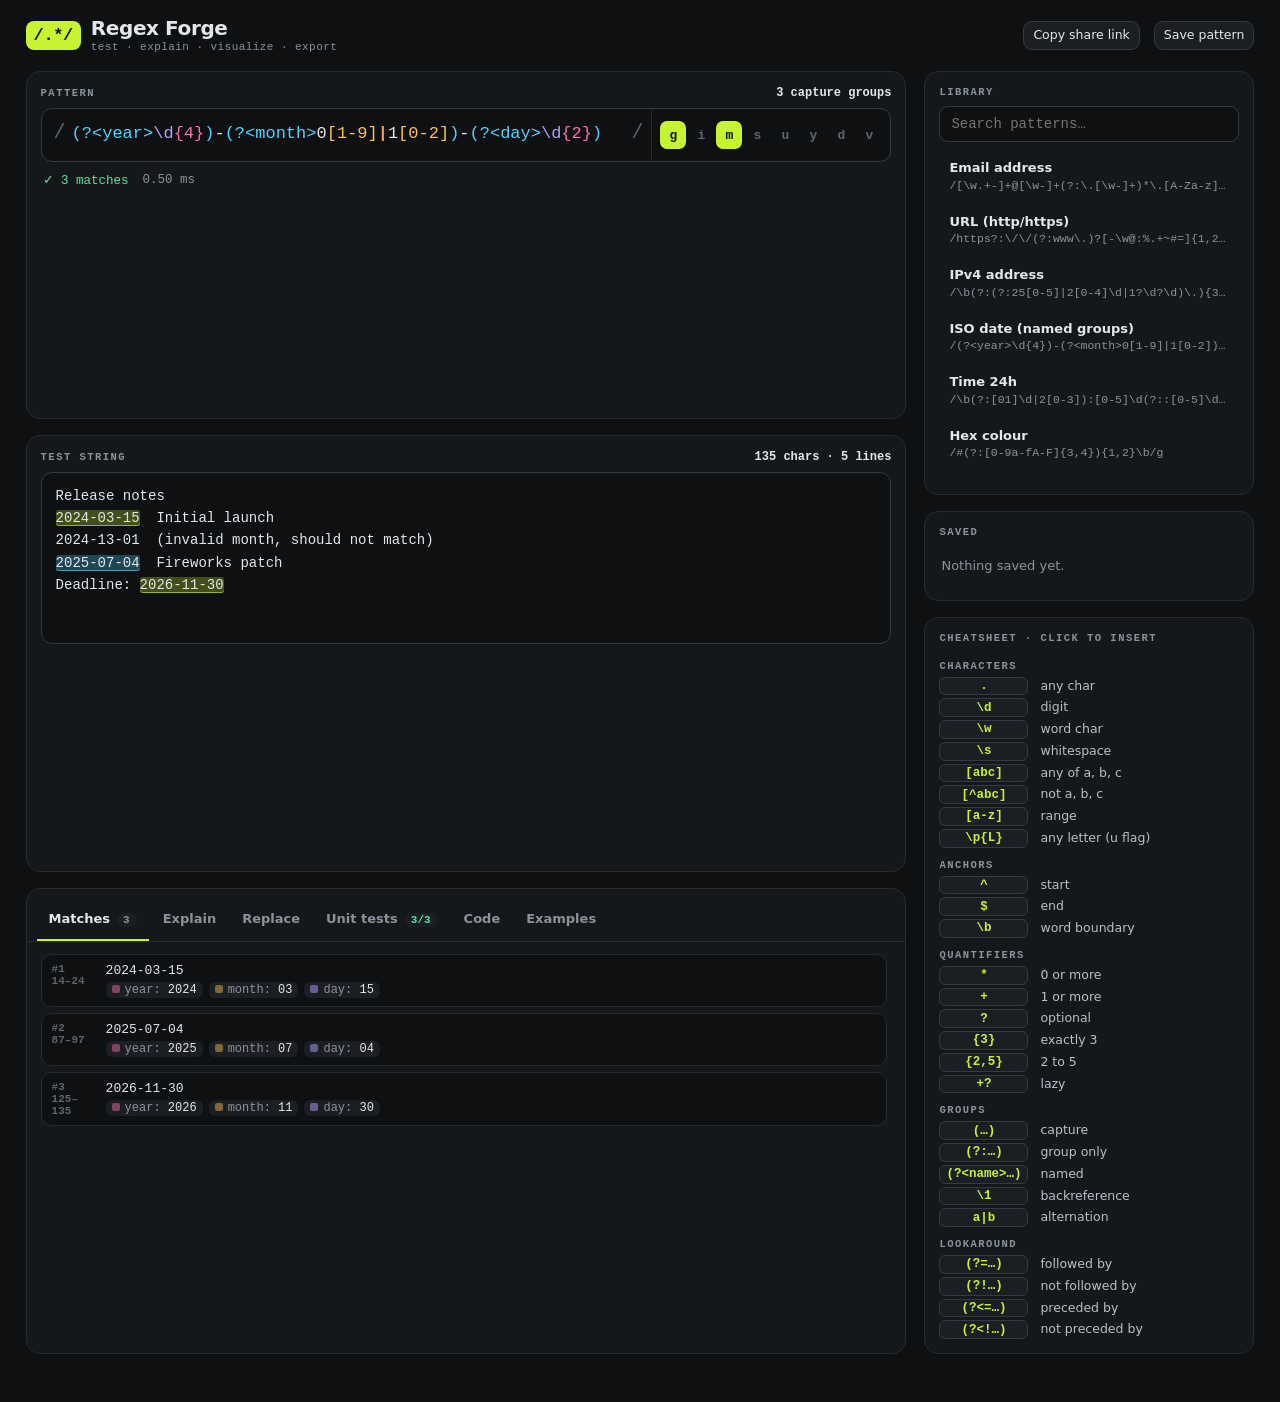
<file: apps/Regex-Forge.html>
<!doctype html>
<html lang="en">
<head>
<meta charset="utf-8">
<meta name="viewport" content="width=device-width,initial-scale=1">
<meta name="robots" content="noindex, nofollow">
<meta http-equiv="Content-Security-Policy" content="default-src 'none'; script-src 'unsafe-inline'; worker-src blob:; style-src 'unsafe-inline'; img-src data:; connect-src 'none'">
<meta name="theme-color" content="#101214">
<title>Regex Forge — Regular Expression Workbench</title>
<link rel="icon" href="data:image/svg+xml,%3Csvg xmlns='http://www.w3.org/2000/svg' viewBox='0 0 64 64'%3E%3Crect width='64' height='64' rx='14' fill='%23101214'/%3E%3Ctext x='32' y='43' font-family='monospace' font-size='30' font-weight='700' text-anchor='middle' fill='%23c6f432'%3E.*%3C/text%3E%3C/svg%3E">
<style>
:root{
  --bg:#0e1012; --bg2:#15181b; --bg3:#1b1f23; --line:#262b31; --line2:#333a42;
  --ink:#e4e7ea; --mute:#8a939c; --dim:#5d656e;
  --lime:#c6f432; --cyan:#4fd6ff; --pink:#ff6fae; --amber:#ffc24b; --violet:#b69cff; --green:#56e39f; --red:#ff5d5d; --orange:#ff9656;
  --mono:"JetBrains Mono","Cascadia Code","Cascadia Mono","SF Mono",ui-monospace,Consolas,monospace;
  --sans:"Inter","Segoe UI Variable Text","Segoe UI",system-ui,-apple-system,sans-serif;
  --m1:rgba(198,244,50,.28); --m2:rgba(79,214,255,.28);
}
*{box-sizing:border-box}
html,body{margin:0;background:var(--bg);color:var(--ink);font:14px/1.5 var(--sans)}
body{min-height:100vh}
button,input,select,textarea{font:inherit;color:inherit}
button{cursor:pointer}
:focus-visible{outline:2px solid var(--lime);outline-offset:2px}
a{color:var(--cyan)}
.app{display:grid;grid-template-columns:minmax(0,1fr) 330px;gap:18px;max-width:1440px;margin:0 auto;padding:18px clamp(12px,2vw,26px) 40px}
header.bar{grid-column:1/-1;display:flex;align-items:center;gap:14px;flex-wrap:wrap}
.brand{display:flex;align-items:center;gap:10px;font:800 20px/1 var(--sans);letter-spacing:-.02em}
.brand b{font:700 17px var(--mono);color:#101214;background:var(--lime);border-radius:8px;padding:5px 8px}
.brand small{display:block;font:500 11px var(--mono);color:var(--mute);letter-spacing:.04em;margin-top:3px}
header .sp{flex:1}
.btn{background:var(--bg3);border:1px solid var(--line2);border-radius:9px;padding:7px 12px;transition:background .12s,border-color .12s}
.btn:hover{background:#232830;border-color:#46505b}
.btn.pri{background:var(--lime);color:#101214;border-color:var(--lime);font-weight:600}
.btn.sm{padding:4px 9px;font-size:12.5px}
.card{background:var(--bg2);border:1px solid var(--line);border-radius:14px;padding:14px}
.lbl{font:600 10.5px var(--mono);letter-spacing:.14em;text-transform:uppercase;color:var(--mute);display:flex;align-items:center;gap:10px;margin-bottom:8px}
.lbl .sp{flex:1}
.lbl output{letter-spacing:0;text-transform:none;font-size:12px;color:var(--ink)}

/* pattern row */
.pattern{display:flex;align-items:stretch;background:var(--bg);border:1px solid var(--line2);border-radius:11px;overflow:hidden;transition:border-color .15s}
.pattern:focus-within{border-color:var(--lime)}
.pattern.bad{border-color:var(--red)}
.slash{font:500 20px/1 var(--mono);color:var(--dim);padding:14px 4px 0 12px;user-select:none}
.slash.r{padding:14px 8px 0 4px}
.hlwrap{position:relative;flex:1;min-width:0}
.hl,.hlwrap textarea{margin:0;border:0;padding:12px 2px;font:500 17px/1.55 var(--mono);white-space:pre-wrap;word-break:break-all;overflow-wrap:anywhere;letter-spacing:0;tab-size:4}
.hl{position:absolute;inset:0;pointer-events:none;color:var(--ink);overflow:hidden}
.hlwrap textarea{position:relative;display:block;width:100%;background:transparent;color:transparent;caret-color:var(--lime);resize:none;outline:none;min-height:52px;overflow:hidden}
.hlwrap textarea::selection{background:rgba(198,244,50,.25);color:transparent}
.flags{display:flex;align-items:center;gap:2px;padding:0 8px;border-left:1px solid var(--line)}
.flag{font:600 13px var(--mono);width:26px;height:28px;border-radius:7px;border:1px solid transparent;background:transparent;color:var(--dim)}
.flag.on{color:#101214;background:var(--lime)}
.flag:hover:not(.on){color:var(--ink);border-color:var(--line2)}
.status{display:flex;gap:14px;align-items:center;font:12.5px var(--mono);color:var(--mute);margin:8px 2px 0;min-height:20px;flex-wrap:wrap}
.status .err{color:var(--red)}
.status .ok{color:var(--green)}
.status .warn{color:var(--amber)}
/* token colors */
.t-grp{color:var(--cyan)} .t-q{color:var(--pink)} .t-cls{color:var(--amber)} .t-rng{color:var(--amber)} .t-esc{color:var(--violet)}
.t-anc{color:var(--lime)} .t-alt{color:var(--orange);font-weight:700} .t-dot{color:var(--violet)} .t-ref{color:var(--green)} .t-err{color:#fff;background:var(--red);border-radius:3px}
.t-hi{background:rgba(255,255,255,.14);border-radius:3px;box-shadow:0 0 0 1px rgba(255,255,255,.25)}

/* test text */
.testwrap{position:relative;background:var(--bg);border:1px solid var(--line2);border-radius:11px;overflow:auto;max-height:46vh;min-height:170px}
.testwrap:focus-within{border-color:var(--line2)}
.testwrap .hl,.testwrap textarea{font:14px/1.6 var(--mono);padding:12px 14px;white-space:pre-wrap;word-break:normal;overflow-wrap:anywhere;margin:0;border:0}
.testwrap .hl{position:absolute;left:0;right:0;top:0;min-height:100%;color:transparent}
.testwrap textarea{position:relative;display:block;width:100%;min-height:170px;background:transparent;color:var(--ink);caret-color:var(--lime);resize:none;outline:none;overflow:hidden}
.testwrap mark{color:transparent;border-radius:3px;background:var(--m1);box-shadow:0 -1px 0 rgba(198,244,50,.6) inset}
.testwrap mark.alt{background:var(--m2);box-shadow:0 -1px 0 rgba(79,214,255,.6) inset}
.testwrap mark.z{background:none;box-shadow:none;border-left:2px solid var(--pink);margin-left:-1px}
.testwrap mark.sel{background:rgba(255,255,255,.1);box-shadow:0 0 0 1px #fff inset}
.testwrap mark .g{border-radius:2px}
.g1{background:rgba(255,111,174,.45)} .g2{background:rgba(255,194,75,.45)} .g3{background:rgba(182,156,255,.5)} .g4{background:rgba(86,227,159,.45)} .g5{background:rgba(255,150,86,.45)} .g6{background:rgba(79,214,255,.45)}

/* tabs */
.tabs{display:flex;gap:2px;border-bottom:1px solid var(--line);margin:-4px -14px 12px;padding:0 10px;overflow-x:auto}
.tab{background:none;border:0;border-bottom:2px solid transparent;padding:10px 12px;color:var(--mute);font-weight:600;font-size:13px;white-space:nowrap}
.tab[aria-selected=true]{color:var(--ink);border-bottom-color:var(--lime)}
.tab .n{font:600 11px var(--mono);background:var(--bg3);border-radius:10px;padding:1px 7px;margin-left:6px;color:var(--mute)}
.panel[hidden]{display:none}
.stack{display:grid;gap:16px;grid-template-columns:minmax(0,1fr);min-width:0}
.card{min-width:0}

/* matches */
.mlist{display:grid;gap:6px;max-height:420px;overflow:auto;padding-right:4px}
.mrow{display:grid;grid-template-columns:44px 1fr;gap:10px;padding:8px 10px;border:1px solid var(--line);border-radius:10px;background:var(--bg);cursor:pointer;text-align:left;width:100%}
.mrow:hover,.mrow.sel{border-color:var(--lime)}
.mrow .ix{font:600 11px var(--mono);color:var(--dim)}
.mrow .mt{font:13px var(--mono);word-break:break-all}
.mrow .mt q{quotes:none;color:var(--lime)}
.mrow .grps{display:flex;flex-wrap:wrap;gap:6px;margin-top:4px}
.chip{font:12px var(--mono);border-radius:6px;padding:1px 6px;background:var(--bg3);color:var(--mute)}
.chip b{color:var(--ink);font-weight:500}
.ws{color:var(--dim)}
.empty{color:var(--mute);font-size:13px;padding:10px 2px}

/* explain */
.explain{font:13px/1.55 var(--sans);display:grid;gap:2px}
.ex{display:flex;gap:10px;align-items:baseline;padding:3px 8px;border-radius:7px;cursor:default}
.ex:hover{background:var(--bg3)}
.ex code{font:600 12.5px var(--mono);white-space:pre;flex:none;max-width:45%;overflow:hidden;text-overflow:ellipsis}
.ex span{color:#c8ced4}
/* railroad */
#rr{overflow:auto;border:1px solid var(--line);border-radius:10px;background:var(--bg);padding:10px;margin-top:12px}
#rr svg{display:block}
#rr text{font:12px var(--mono)}

/* replace / code */
.field{width:100%;background:var(--bg);border:1px solid var(--line2);border-radius:9px;padding:9px 11px;font:14px var(--mono);outline:none}
.field:focus{border-color:var(--lime)}
pre.out{background:var(--bg);border:1px solid var(--line);border-radius:10px;padding:12px 14px;font:13.5px/1.6 var(--mono);white-space:pre-wrap;word-break:break-word;margin:10px 0 0;max-height:360px;overflow:auto}
.codetabs{display:flex;gap:4px;flex-wrap:wrap;margin-bottom:8px}
.codetabs button{font:600 12px var(--mono)}
.codetabs button.on{background:var(--lime);color:#101214;border-color:var(--lime)}
.note{font-size:12.5px;color:var(--amber);margin-top:8px}

/* tests */
.trow{display:grid;grid-template-columns:1fr 130px 70px 30px;gap:8px;align-items:center;margin-bottom:6px}
.trow input{background:var(--bg);border:1px solid var(--line2);border-radius:8px;padding:7px 9px;font:13px var(--mono);outline:none}
.trow select{background:var(--bg);border:1px solid var(--line2);border-radius:8px;padding:6px;font-size:12.5px}
.badge{font:700 11px var(--mono);border-radius:6px;padding:4px 0;text-align:center}
.badge.pass{background:rgba(86,227,159,.16);color:var(--green)}
.badge.fail{background:rgba(255,93,93,.16);color:var(--red)}
.x{background:none;border:0;color:var(--dim);font-size:16px}
.x:hover{color:var(--red)}

/* sidebar */
aside{display:grid;gap:16px;align-content:start;grid-template-columns:minmax(0,1fr);min-width:0}
.lib{display:grid;gap:4px;max-height:330px;overflow:auto}
.libitem{display:grid;gap:1px;text-align:left;background:none;border:1px solid transparent;border-radius:9px;padding:7px 9px}
.libitem:hover{background:var(--bg3);border-color:var(--line2)}
.libitem b{font-weight:600;font-size:13px}
.libitem code{font:11.5px var(--mono);color:var(--mute);white-space:nowrap;overflow:hidden;text-overflow:ellipsis}
#libSearch{margin-bottom:8px}
.cheat{display:grid;grid-template-columns:auto 1fr;gap:3px 12px;font-size:12.5px}
.cheat button{font:600 12.5px var(--mono);background:var(--bg3);border:1px solid var(--line2);border-radius:6px;padding:1px 6px;text-align:center;color:var(--lime)}
.cheat span{color:#b8c0c8;align-self:center}
.cheat h4{grid-column:1/-1;margin:8px 0 2px;font:600 10.5px var(--mono);letter-spacing:.14em;text-transform:uppercase;color:var(--mute)}
.saved{display:grid;gap:4px}
.saved .it{display:flex;gap:6px;align-items:center}
.saved .it button:first-child{flex:1;text-align:left;background:none;border:1px solid var(--line);border-radius:8px;padding:6px 9px;font-size:13px;overflow:hidden;text-overflow:ellipsis;white-space:nowrap}
.saved .it button:first-child:hover{border-color:var(--lime)}
#toast{position:fixed;left:50%;bottom:24px;transform:translate(-50%,12px);background:var(--lime);color:#101214;font:600 13px var(--sans);padding:9px 16px;border-radius:10px;opacity:0;pointer-events:none;transition:.2s;z-index:50}
#toast.show{opacity:1;transform:translate(-50%,0)}
.tip{position:fixed;z-index:60;max-width:320px;background:#050607;border:1px solid var(--line2);border-radius:9px;padding:8px 10px;font-size:12.5px;pointer-events:none;box-shadow:0 10px 30px rgba(0,0,0,.5)}
.tip code{font:600 12px var(--mono);color:var(--lime)}
.tip[hidden]{display:none}
@media (max-width:980px){.app{grid-template-columns:minmax(0,1fr)}}
@media (max-width:560px){
  .trow{grid-template-columns:1fr 100px 56px 26px}
  .slash{display:none}
  .pattern{flex-wrap:wrap}
  .hlwrap{flex-basis:100%;padding:0 10px}
  .flags{flex-basis:100%;border-left:0;border-top:1px solid var(--line);padding:6px 8px;justify-content:space-between}
  .ex code{max-width:38%}
}
@media (prefers-reduced-motion:reduce){*,*::before,*::after{animation-duration:.01ms!important;transition-duration:.01ms!important}}
</style>
</head>
<body>
<div class="app">
  <header class="bar">
    <div class="brand"><b>/.*/</b><div>Regex Forge<small>test · explain · visualize · export</small></div></div>
    <span class="sp"></span>
    <button class="btn sm" id="shareB" title="Copy a link containing this pattern and text">Copy share link</button>
    <button class="btn sm" id="saveB">Save pattern</button>
  </header>

  <main class="stack">
    <section class="card">
      <div class="lbl">Pattern <span class="sp"></span><output id="grpInfo"></output></div>
      <div class="pattern" id="patBox">
        <span class="slash" aria-hidden="true">/</span>
        <div class="hlwrap"><pre class="hl" id="patHl" aria-hidden="true"></pre><textarea id="pat" rows="1" spellcheck="false" autocapitalize="off" autocomplete="off" aria-label="Regular expression pattern"></textarea></div>
        <span class="slash r" aria-hidden="true">/</span>
        <div class="flags" id="flags" role="group" aria-label="Flags"></div>
      </div>
      <div class="status" id="status" role="status" aria-live="polite"></div>
    </section>

    <section class="card">
      <div class="lbl">Test string <span class="sp"></span><output id="textInfo"></output></div>
      <div class="testwrap" id="testWrap"><pre class="hl" id="textHl" aria-hidden="true"></pre><textarea id="text" spellcheck="false" aria-label="Test string"></textarea></div>
    </section>

    <section class="card">
      <div class="tabs" role="tablist">
        <button class="tab" role="tab" aria-selected="true" data-tab="matches">Matches<span class="n" id="mCount">0</span></button>
        <button class="tab" role="tab" aria-selected="false" data-tab="explain">Explain</button>
        <button class="tab" role="tab" aria-selected="false" data-tab="replace">Replace</button>
        <button class="tab" role="tab" aria-selected="false" data-tab="tests">Unit tests<span class="n" id="tCount">0/0</span></button>
        <button class="tab" role="tab" aria-selected="false" data-tab="code">Code</button>
        <button class="tab" role="tab" aria-selected="false" data-tab="examples">Examples</button>
      </div>
      <div class="panel" id="p-matches" role="tabpanel"><div class="mlist" id="mlist"></div></div>
      <div class="panel" id="p-explain" role="tabpanel" hidden>
        <div class="explain" id="explain"></div>
        <div class="lbl" style="margin-top:16px">Railroad diagram</div>
        <div id="rr"></div>
      </div>
      <div class="panel" id="p-replace" role="tabpanel" hidden>
        <div class="codetabs" id="rmode" role="group" aria-label="Mode"><button class="btn sm on" data-m="replace">Replace</button><button class="btn sm" data-m="split">Split</button></div>
        <input class="field" id="repl" placeholder="Replacement — use $1, $<name>, $&, $`, $'" spellcheck="false" aria-label="Replacement string">
        <pre class="out" id="replOut"></pre>
        <div id="splitOut" class="mlist" hidden style="margin-top:10px"></div>
        <div style="margin-top:8px"><button class="btn sm" id="copyRepl">Copy result</button></div>
      </div>
      <div class="panel" id="p-tests" role="tabpanel" hidden>
        <div id="tests"></div>
        <button class="btn sm" id="addTest">+ Add test</button>
        <button class="btn sm" id="addFromSel" title="Add each line of the test string as a 'should match' test">+ Lines as tests</button>
      </div>
      <div class="panel" id="p-examples" role="tabpanel" hidden>
        <p style="margin:0 0 10px;color:var(--mute);font-size:13px">Strings generated <i>from</i> your pattern — handy for seeding test data or spotting what it really accepts. Each one is re-checked against the regex in a sandboxed worker.</p>
        <div class="row" style="display:flex;gap:6px;flex-wrap:wrap;margin-bottom:10px">
          <button class="btn sm pri" id="genEx">Generate 12</button>
          <button class="btn sm" id="exToText">Append to test string</button>
          <button class="btn sm" id="exToTests">Add all as tests</button>
        </div>
        <div id="exList" class="mlist"></div>
      </div>
      <div class="panel" id="p-code" role="tabpanel" hidden>
        <div class="codetabs" id="langs"></div>
        <pre class="out" id="codeOut"></pre>
        <div class="note" id="codeNote"></div>
        <div style="margin-top:8px"><button class="btn sm" id="copyCode">Copy code</button></div>
      </div>
    </section>
  </main>

  <aside>
    <section class="card">
      <div class="lbl">Library</div>
      <input class="field" id="libSearch" placeholder="Search patterns…" aria-label="Search pattern library">
      <div class="lib" id="lib"></div>
    </section>
    <section class="card">
      <div class="lbl">Saved <span class="sp"></span></div>
      <div class="saved" id="saved"></div>
    </section>
    <section class="card">
      <div class="lbl">Cheatsheet · click to insert</div>
      <div class="cheat" id="cheat"></div>
    </section>
  </aside>
</div>
<div class="tip" id="tip" hidden></div>
<div id="toast" role="status" aria-live="polite"></div>

<script>
'use strict';
const $ = s => document.querySelector(s), $$ = s => [...document.querySelectorAll(s)];
const STORE = 'regexforge.v1';
function el(tag, attrs = {}, ...kids) {
  const e = document.createElement(tag);
  for (const [k, v] of Object.entries(attrs)) {
    if (k === 'class') e.className = v; else if (k.startsWith('on')) e.addEventListener(k.slice(2), v);
    else if (v !== false && v != null) e.setAttribute(k, v === true ? '' : v);
  }
  for (const k of kids.flat()) if (k != null && k !== false) e.append(k);
  return e;
}
const debounce = (fn, ms) => { let t; return (...a) => { clearTimeout(t); t = setTimeout(() => fn(...a), ms); }; };

/* ===================== state ===================== */
const FLAGS = [
  ['g', 'global — find all matches'], ['i', 'ignoreCase'], ['m', 'multiline — ^ and $ match at line breaks'], ['s', 'dotAll — . matches newlines'],
  ['u', 'unicode'], ['y', 'sticky — match only at lastIndex'], ['d', 'hasIndices — report group positions'], ['v', 'unicodeSets — set operations like [\\p{L}--[a-z]] (replaces u)']
];
let st = {
  src: '(?<year>\\d{4})-(?<month>0[1-9]|1[0-2])-(?<day>\\d{2})', flags: 'gm',
  text: 'Release notes\n2024-03-15  Initial launch\n2024-13-01  (invalid month, should not match)\n2025-07-04  Fireworks patch\nDeadline: 2026-11-30',
  repl: '$<day>/$<month>/$<year>',
  tests: [{ s: '1999-12-31', e: 1 }, { s: '1999-00-31', e: 0 }, { s: 'on 2020-02-29!', e: 1 }]
};
let saved = [];
try { const s = JSON.parse(localStorage.getItem(STORE) || 'null'); if (s && typeof s === 'object') { if (s.cur) st = { ...st, ...sanitize(s.cur) }; if (Array.isArray(s.saved)) saved = s.saved.map(sanitize).filter(x => x.name).slice(0, 100); } } catch (e) { /* ignore */ }
function sanitize(o) {
  o = o || {};
  return {
    name: typeof o.name === 'string' ? o.name.slice(0, 60) : undefined,
    src: String(o.src ?? ''), flags: String(o.flags ?? '').replace(/[^gimsuydv]/g, '').split('').filter((c, i, a) => a.indexOf(c) === i).join(''),
    text: String(o.text ?? '').slice(0, 200000), repl: String(o.repl ?? ''),
    tests: Array.isArray(o.tests) ? o.tests.slice(0, 200).map(t => ({ s: String(t && t.s || ''), e: t && t.e ? 1 : 0 })) : []
  };
}
const persist = debounce(() => { try { localStorage.setItem(STORE, JSON.stringify({ cur: st, saved })); } catch (e) { /* storage unavailable */ } }, 300);

/* ===================== parser ===================== */
const ESC = { d: 'a digit (0–9)', D: 'a non-digit', w: 'a word character [A-Za-z0-9_]', W: 'a non-word character', s: 'whitespace', S: 'a non-whitespace character', t: 'a tab', n: 'a newline', r: 'a carriage return', v: 'a vertical tab', f: 'a form feed' };
function parse(src, flags) {
  let i = 0, groupCount = 0; const toks = [], errs = [], names = [];
  const tok = (s, e, cls, desc) => toks.push({ s, e, cls, desc });
  function parseAlt(depth) {
    const s = i, alts = [parseSeq(depth)];
    while (src[i] === '|') { tok(i, i + 1, 't-alt', '<b>|</b> — alternation: match the left side <i>or</i> the right side'); i++; alts.push(parseSeq(depth)); }
    return alts.length === 1 ? alts[0] : { type: 'alt', alts, s, e: i };
  }
  function parseSeq(depth) {
    const s = i, items = [];
    while (i < src.length && src[i] !== '|') {
      if (src[i] === ')') { if (depth > 0) break; tok(i, i + 1, 't-err', 'Unmatched closing parenthesis'); errs.push('Unmatched “)” at ' + i); i++; continue; }
      if ('*+?'.includes(src[i]) || (src[i] === '{' && /^\{\d+(,\d*)?\}/.test(src.slice(i)))) {
        const m = src[i] === '{' ? /^\{\d+(,\d*)?\}/.exec(src.slice(i))[0] : src[i];
        tok(i, i + m.length, 't-err', 'Nothing to repeat — a quantifier needs something before it'); errs.push('Nothing to repeat at ' + i); i += m.length; continue;
      }
      let atom = parseAtom(depth);
      atom = parseQuant(atom);
      items.push(atom);
    }
    return { type: 'seq', items, s, e: i };
  }
  function parseEscape(inClass) {
    const s = i; i++;
    const c = src[i];
    if (c === undefined) { errs.push('Trailing backslash'); return { type: 'char', v: '\\', s, e: i, desc: 'Trailing backslash (error)', err: true }; }
    if (!inClass && (c === 'b' || c === 'B')) { i++; return { type: 'anchor', v: '\\' + c, s, e: i, desc: c === 'b' ? 'a word boundary' : 'a position that is NOT a word boundary' }; }
    if (inClass && c === 'b') { i++; return { type: 'esc', v: '\\b', s, e: i, desc: 'a backspace character' }; }
    if (ESC[c]) { i++; return { type: 'esc', v: '\\' + c, s, e: i, desc: ESC[c] }; }
    if (c === '0' && !/\d/.test(src[i + 1] || '')) { i++; return { type: 'esc', v: '\\0', s, e: i, desc: 'the NUL character' }; }
    let m;
    if (c === 'x' && (m = /^x[0-9a-fA-F]{2}/.exec(src.slice(i)))) { i += m[0].length; const ch = String.fromCharCode(parseInt(m[0].slice(1), 16)); return { type: 'esc', v: '\\' + m[0], s, e: i, desc: `the character ${show(ch)} (hex ${m[0].slice(1)})`, lit: ch }; }
    if (c === 'u' && (m = /^u\{[0-9a-fA-F]{1,6}\}/.exec(src.slice(i)))) { i += m[0].length; const cp = parseInt(m[0].slice(2, -1), 16); return { type: 'esc', v: '\\' + m[0], s, e: i, desc: `code point U+${cp.toString(16).toUpperCase()} ${cp <= 0x10ffff ? show(String.fromCodePoint(cp)) : ''}`, lit: cp <= 0x10ffff ? String.fromCodePoint(cp) : '' }; }
    if (c === 'u' && (m = /^u[0-9a-fA-F]{4}/.exec(src.slice(i)))) { i += m[0].length; const ch = String.fromCharCode(parseInt(m[0].slice(1), 16)); return { type: 'esc', v: '\\' + m[0], s, e: i, desc: `the character ${show(ch)} (U+${m[0].slice(1).toUpperCase()})`, lit: ch }; }
    if ((c === 'p' || c === 'P') && (m = /^[pP]\{[\w=]+\}/.exec(src.slice(i)))) { i += m[0].length; return { type: 'esc', v: '\\' + m[0], s, e: i, desc: `${c === 'P' ? 'NOT ' : ''}a character with Unicode property ${m[0].slice(2, -1)}` }; }
    if (c === 'c' && /[A-Za-z]/.test(src[i + 1] || '')) { i += 2; return { type: 'esc', v: '\\c' + src[i - 1], s, e: i, desc: `control character Ctrl-${src[i - 1].toUpperCase()}` }; }
    if (!inClass && /[1-9]/.test(c)) { m = /^\d+/.exec(src.slice(i)); i += m[0].length; return { type: 'backref', v: '\\' + m[0], num: +m[0], s, e: i, desc: `the same text as captured by group #${m[0]}` }; }
    if (!inClass && c === 'k' && (m = /^k<([A-Za-z_$][\w$]*)>/.exec(src.slice(i)))) { i += m[0].length; return { type: 'backref', v: '\\' + m[0], name: m[1], s, e: i, desc: `the same text as captured by group “${m[1]}”` }; }
    i++;
    return { type: 'char', v: c, s, e: i, desc: `the literal character ${show(c)}`, lit: c, escaped: true };
  }
  function parseAtom(depth) {
    const c = src[i], s = i;
    if (c === '(') {
      i++; let kind = 'cap', name = null, m;
      if (src.startsWith('?:', i)) { kind = 'noncap'; i += 2; }
      else if (src.startsWith('?=', i)) { kind = 'la'; i += 2; }
      else if (src.startsWith('?!', i)) { kind = 'nla'; i += 2; }
      else if (src.startsWith('?<=', i)) { kind = 'lb'; i += 3; }
      else if (src.startsWith('?<!', i)) { kind = 'nlb'; i += 3; }
      else if ((m = /^\?<([A-Za-z_$][\w$]*)>/.exec(src.slice(i)))) { kind = 'named'; name = m[1]; i += m[0].length; if (names.includes(name)) errs.push(`Duplicate group name “${name}”`); names.push(name); }
      else if ((m = /^\?[ims]*(-[ims]+)?:/.exec(src.slice(i)))) { kind = 'mod'; name = m[0].slice(1, -1); i += m[0].length; }
      else if (src[i] === '?') { errs.push('Invalid group at ' + s); tok(s, i + 1, 't-err', 'Invalid group syntax'); i++; }
      const num = kind === 'cap' || kind === 'named' ? ++groupCount : null;
      const g = { type: 'group', kind, name, num, s, e: 0 };
      tok(s, i, 't-grp', groupDesc(g));
      g.body = parseAlt(depth + 1);
      if (src[i] === ')') { tok(i, i + 1, 't-grp', 'End of ' + groupDesc(g).replace(/^<b>.*?<\/b> — /, '')); i++; }
      else { errs.push('Unclosed group starting at ' + s); tok(s, s + 1, 't-err', 'This group is never closed'); }
      g.e = i; g.head = [s, s + (i > s ? 1 : 0)];
      return g;
    }
    if (c === '[') {
      i++; let neg = false;
      if (src[i] === '^') { neg = true; i++; }
      tok(s, i, 't-cls', neg ? '<b>[^</b> — negated character class: any ONE character that is NOT listed' : '<b>[</b> — character class: any ONE of the listed characters');
      const items = [];
      while (i < src.length && src[i] !== ']') {
        const a = src[i] === '\\' ? parseEscape(true) : { type: 'char', v: src[i], s: i, e: ++i, lit: src[i - 1], desc: `the character ${show(src[i - 1])}` };
        if (src[i] === '-' && src[i + 1] !== undefined && src[i + 1] !== ']') {
          i++;
          const b = src[i] === '\\' ? parseEscape(true) : { type: 'char', v: src[i], s: i, e: ++i, lit: src[i - 1] };
          const bad = a.lit != null && b.lit != null && a.lit.codePointAt(0) > b.lit.codePointAt(0);
          if (bad) errs.push(`Range out of order: ${a.v}-${b.v}`);
          items.push({ type: 'range', from: a, to: b, s: a.s, e: b.e });
          tok(a.s, b.e, bad ? 't-err' : 't-rng', bad ? 'Range out of order' : `a character in the range ${show(a.lit ?? a.v)} to ${show(b.lit ?? b.v)}`);
        } else { items.push(a); tok(a.s, a.e, a.type === 'esc' ? 't-esc' : 't-cls', a.desc); }
      }
      if (src[i] === ']') { tok(i, i + 1, 't-cls', 'End of character class'); i++; }
      else { errs.push('Unclosed character class'); tok(s, s + 1, 't-err', 'Character class is never closed'); }
      return { type: 'class', neg, items, s, e: i };
    }
    if (c === '\\') { const e = parseEscape(false); tok(e.s, e.e, e.type === 'anchor' ? 't-anc' : e.type === 'backref' ? 't-ref' : e.err ? 't-err' : e.type === 'esc' ? 't-esc' : 't-esc', `<b>${esc(e.v)}</b> — ${e.desc}`); return e; }
    if (c === '.') { i++; const d = flags.includes('s') ? 'any character, including line breaks' : 'any character except line breaks'; tok(s, i, 't-dot', `<b>.</b> — ${d}`); return { type: 'dot', s, e: i, desc: d }; }
    if (c === '^' || c === '$') {
      i++; const m = flags.includes('m');
      const d = c === '^' ? (m ? 'the start of a line' : 'the start of the input') : (m ? 'the end of a line' : 'the end of the input');
      tok(s, i, 't-anc', `<b>${c}</b> — asserts ${d}`); return { type: 'anchor', v: c, s, e: i, desc: d };
    }
    // literal (handle surrogate pairs)
    const cp = src.codePointAt(i), ch = String.fromCodePoint(cp); i += ch.length;
    return { type: 'char', v: ch, lit: ch, s, e: i, desc: `the character ${show(ch)}` };
  }
  function parseQuant(atom) {
    const s = i, c = src[i]; let min, max, m;
    if (c === '*') { min = 0; max = Infinity; i++; }
    else if (c === '+') { min = 1; max = Infinity; i++; }
    else if (c === '?') { min = 0; max = 1; i++; }
    else if (c === '{' && (m = /^\{(\d+)(,(\d*))?\}/.exec(src.slice(i)))) { min = +m[1]; max = m[2] ? (m[3] === '' ? Infinity : +m[3]) : min; i += m[0].length; if (max < min) errs.push('Quantifier range out of order'); }
    else return atom;
    let lazy = false; if (src[i] === '?') { lazy = true; i++; }
    const q = { type: 'quant', min, max, lazy, body: atom, s: atom.s, e: i, qs: s };
    tok(s, i, 't-q', `<b>${esc(src.slice(s, i))}</b> — ${quantDesc(q)}`);
    if (atom.type === 'anchor' || (atom.type === 'group' && /la|lb/.test(atom.kind))) q.warn = 'Quantifying an assertion has no useful effect';
    if (i < src.length && '*+'.includes(src[i])) { tok(i, i + 1, 't-err', 'Nothing to repeat (JavaScript has no possessive quantifiers)'); errs.push('Nothing to repeat at ' + i); i++; }
    return q;
  }
  const ast = parseAlt(0);
  return { ast, toks, errs, groupCount, names };
}
function groupDesc(g) {
  const map = { cap: `capturing group #${g.num}`, named: `named capturing group “${g.name}” (#${g.num})`, noncap: 'non-capturing group', la: 'positive lookahead — asserts what follows matches, without consuming it', nla: 'negative lookahead — asserts what follows does NOT match', lb: 'positive lookbehind — asserts what precedes matches', nlb: 'negative lookbehind — asserts what precedes does NOT match', mod: `modifier group (${g.name})` };
  return `<b>(</b> — ${map[g.kind]}`;
}
function quantDesc(q) {
  const { min, max, lazy } = q;
  let d = min === 0 && max === 1 ? 'optional (zero or one time)' : min === 0 && max === Infinity ? 'zero or more times' : min === 1 && max === Infinity ? 'one or more times' :
    min === max ? `exactly ${min} time${min === 1 ? '' : 's'}` : max === Infinity ? `${min} or more times` : `between ${min} and ${max} times`;
  return d + (min === max ? '' : lazy ? ', as FEW as possible (lazy)' : ', as many as possible (greedy)');
}
function show(ch) {
  const names = { ' ': 'space', '\n': 'newline', '\t': 'tab', '\r': 'carriage return' };
  return names[ch] ? `‹${names[ch]}›` : `“${ch}”`;
}
const esc = s => String(s).replace(/[&<>"']/g, c => ({ '&': '&amp;', '<': '&lt;', '>': '&gt;', '"': '&quot;', "'": '&#39;' }[c]));

/* ===================== explanation ===================== */
function explainNode(n, depth, out, flags) {
  const add = (text, node, cls) => out.push({ depth, text, s: node.s, e: node.e, cls });
  switch (n.type) {
    case 'seq': {
      let buf = null;
      const flush = () => { if (buf) { out.push({ depth, text: buf.items.length > 1 ? `the literal text “${buf.items.map(x => x.lit).join('')}”` : buf.items[0].desc, s: buf.s, e: buf.e, cls: 't-lit' }); buf = null; } };
      for (const it of n.items) {
        if (it.type === 'char' && it.lit != null) { if (!buf) buf = { items: [], s: it.s, e: it.e }; buf.items.push(it); buf.e = it.e; }
        else { flush(); explainNode(it, depth, out, flags); }
      }
      flush();
      if (!n.items.length) add('(empty — matches the empty string)', n, 't-dim');
      break;
    }
    case 'alt':
      add(`Either of ${n.alts.length} alternatives:`, n, 't-alt');
      n.alts.forEach((a, k) => { out.push({ depth: depth + 1, text: `Option ${k + 1}:`, s: a.s, e: a.e, cls: 't-alt' }); explainNode(a, depth + 2, out, flags); });
      break;
    case 'group':
      add(groupDesc(n).replace(/^<b>\(<\/b> — /, '').replace(/^./, c => c.toUpperCase()) + ':', n, 't-grp');
      explainNode(n.body, depth + 1, out, flags);
      break;
    case 'quant': {
      const b = n.body, simple = ['char', 'esc', 'dot', 'class', 'backref'].includes(b.type);
      if (simple) add(`${cap(quantDesc(n))}: ${atomText(b)}`, n, 't-q');
      else { add(`${cap(quantDesc(n))}:`, n, 't-q'); explainNode(b, depth + 1, out, flags); }
      if (n.warn) add('⚠ ' + n.warn, n, 't-warn');
      break;
    }
    case 'class': add(cap(atomText(n)), n, 't-cls'); break;
    case 'anchor': add(n.v === '^' || n.v === '$' ? `Assert ${n.desc}` : `Assert ${n.desc}`, n, 't-anc'); break;
    case 'backref': add(cap(n.desc), n, 't-ref'); break;
    default: add(cap(n.desc || n.v), n, n.type === 'dot' ? 't-dot' : 't-esc');
  }
}
const cap = s => s.charAt(0).toUpperCase() + s.slice(1);
function atomText(n) {
  if (n.type === 'class') {
    const parts = n.items.map(it => it.type === 'range' ? `${it.from.lit ?? it.from.v}–${it.to.lit ?? it.to.v}` : it.type === 'esc' ? it.desc : show(it.lit ?? it.v));
    return `${n.neg ? 'any character EXCEPT' : 'one of'}: ${parts.join(', ') || '(nothing)'}`;
  }
  return n.desc || n.v;
}

/* ===================== ReDoS analyzer =====================
   Static heuristics for catastrophic backtracking. A pattern is risky when the engine can
   split the same input between two quantifiers in many ways:
   1. nested unbounded quantifiers — (a+)+, (\w*)*  → exponential
   2. a repeated alternation whose branches can start with the same char — (a|ab)*  → exponential
   3. adjacent unbounded quantifiers over overlapping sets — \d+\d+, .*.*  → polynomial
   "Overlap" is decided by testing each atom against a pool of sample characters. */
const ANALYZE_POOL = 'aAzZ09_ -.,@#\t\n/éΩ';
function atomTester(a) {
  try { const re = new RegExp('^(?:' + st.src.slice(a.s, a.e) + ')$', st.flags.replace(/[gyd]/g, '')); return c => re.test(c); }
  catch (e) { return () => true; }
}
function firstAtoms(n) {
  switch (n.type) {
    case 'seq': { const out = []; for (const it of n.items) { if (it.type === 'anchor' || (it.type === 'group' && /la|lb/.test(it.kind))) continue; out.push(...firstAtoms(it)); if (!(it.type === 'quant' && it.min === 0)) break; } return out; }
    case 'alt': return n.alts.flatMap(firstAtoms);
    case 'group': return /la|lb/.test(n.kind) ? [] : firstAtoms(n.body);
    case 'quant': return firstAtoms(n.body);
    case 'char': case 'class': case 'esc': case 'dot': return [n];
    default: return [];
  }
}
function overlaps(A, B) {
  // test pool = fixed samples + every literal/range endpoint the atoms mention
  let pool = ANALYZE_POOL;
  for (const a of [...A, ...B]) {
    if (a.lit) pool += a.lit;
    if (a.type === 'class') for (const it of a.items) { if (it.lit) pool += it.lit; if (it.type === 'range') pool += (it.from.lit || '') + (it.to.lit || ''); }
  }
  const chars = [...new Set(pool)];
  for (const a of A) for (const b of B) { const ta = atomTester(a), tb = atomTester(b); for (const c of chars) if (ta(c) && tb(c)) return true; }
  return false;
}
const unbounded = q => q.type === 'quant' && (q.max === Infinity || q.max > 25);
function redosRisks(ast) {
  const out = [], seen = new Set(), add = (sev, msg, n) => { if (!seen.has(msg)) { seen.add(msg); out.push({ sev, msg, s: n.s, e: n.e }); } };
  const visit = n => {
    if (!n) return;
    if (unbounded(n)) {
      let body = n.body; while (body.type === 'group' && !/la|lb/.test(body.kind)) body = body.body;
      // nesting is only ambiguous if a new iteration could start inside an inner quantifier's run;
      // (?:-[a-z]+)* is safe because every iteration must begin with "-", which [a-z]+ can't eat
      const inner = []; walk(body, x => { if (x !== n && unbounded(x)) inner.push(x); });
      const head = firstAtoms(body);
      if (inner.some(q => overlaps(head, firstAtoms(q.body)))) add('high', `nested quantifier “${st.src.slice(n.s, n.e)}” can split input exponentially many ways — flatten it or make the inner part unambiguous`, n);
      if (body.type === 'alt') for (let i = 0; i < body.alts.length; i++) for (let j = i + 1; j < body.alts.length; j++)
        if (overlaps(firstAtoms(body.alts[i]), firstAtoms(body.alts[j]))) add('high', `alternatives inside “${st.src.slice(n.s, n.e)}” can start with the same character — make branches mutually exclusive`, n);
    }
    if (n.type === 'seq') for (let i = 0; i + 1 < n.items.length; i++) {
      const a = n.items[i], b = n.items[i + 1];
      if (unbounded(a) && unbounded(b) && overlaps(firstAtoms(a.body), firstAtoms(b.body))) add('medium', `“${st.src.slice(a.s, b.e)}” — two adjacent quantifiers compete for the same characters (polynomial backtracking)`, a);
    }
    if (n.type === 'seq') n.items.forEach(visit); else if (n.type === 'alt') n.alts.forEach(visit); else if (n.body) visit(n.body);
  };
  visit(ast);
  return out.sort((a, b) => (a.sev === 'high' ? 0 : 1) - (b.sev === 'high' ? 0 : 1));
}

/* ===================== railroad diagram ===================== */
function railroad(ast) {
  const NS = 'http://www.w3.org/2000/svg', CH = 7.4, H = 26, VG = 12, PAD = 10;
  const measure = s => Math.max(22, s.length * CH + 18);
  // layout returns {w, h, up (distance from top to rail), draw(g, x, y) } where y = rail y
  function box(label, cls, title) {
    const w = measure(label);
    return { w, up: H / 2, down: H / 2, draw(svg, x, y) {
      svg.push(`<rect x="${x}" y="${y - H / 2}" width="${w}" height="${H}" rx="${cls === 'lit' ? 6 : 12}" class="rr-${cls}"><title>${esc(title || label)}</title></rect><text x="${x + w / 2}" y="${y + 4}" text-anchor="middle" class="rr-t-${cls}">${esc(label)}</text>`);
    } };
  }
  function seq(items) {
    if (!items.length) return { w: 20, up: 0, down: 0, draw(svg, x, y) { svg.push(`<path d="M${x} ${y}h20"/>`); } };
    const g = 14, w = items.reduce((a, b) => a + b.w, 0) + g * (items.length - 1);
    return { w, up: Math.max(...items.map(i => i.up)), down: Math.max(...items.map(i => i.down)), draw(svg, x, y) {
      let cx = x;
      items.forEach((it, k) => { it.draw(svg, cx, y); cx += it.w; if (k < items.length - 1) { svg.push(`<path d="M${cx} ${y}h${g}"/>`); cx += g; } });
    } };
  }
  function choice(opts) {
    const inner = Math.max(...opts.map(o => o.w)), w = inner + 40;
    let h = 0; const ys = [];
    opts.forEach((o, k) => { if (k) h += VG; h += o.up; ys.push(h); h += o.down; });
    const up = ys[0], total = h;
    return { w, up, down: total - up, draw(svg, x, y) {
      opts.forEach((o, k) => {
        const oy = y - up + ys[k], ox = x + 20 + (inner - o.w) / 2;
        if (k === 0) svg.push(`<path d="M${x} ${y}h${ox - x}"/><path d="M${ox + o.w} ${y}H${x + w}"/>`);
        else svg.push(`<path d="M${x} ${y}q10 0 10 10V${oy - 10}q0 10 10 10H${ox}"/><path d="M${ox + o.w} ${oy}H${x + w - 20}q10 0 10 -10V${y + 10}q0 -10 10 -10"/>`);
        o.draw(svg, ox, oy);
      });
    } };
  }
  function loop(body, q) {
    const label = q.min === 0 && q.max === 1 ? '' : q.max === Infinity ? (q.min > 1 ? `${q.min}+` : '') : q.min === q.max ? `×${q.min}` : `${q.min}–${q.max}`;
    const skip = q.min === 0, repeat = q.max > 1, w = body.w + 40;
    return { w, up: body.up + (skip ? 18 : 0), down: body.down + (repeat ? 22 : 0), draw(svg, x, y) {
      svg.push(`<path d="M${x} ${y}h20"/><path d="M${x + 20 + body.w} ${y}h20"/>`);
      body.draw(svg, x + 20, y);
      if (skip) { const ty = y - body.up - 10; svg.push(`<path d="M${x} ${y}q10 0 10 -10V${ty + 10}q0 -10 10 -10H${x + w - 20}q10 0 10 10V${y - 10}q0 10 10 10"/>`); }
      if (repeat) {
        const by = y + body.down + 12;
        svg.push(`<path d="M${x + 20 + body.w} ${y}q10 0 10 10V${by - 10}q0 10 -10 10H${x + 20}q-10 0 -10 -10V${y + 10}q0 -10 10 -10" class="rr-loop"/>`);
        const lab = (label ? label + ' ' : '') + (q.lazy ? 'lazy' : '');
        if (lab.trim()) svg.push(`<text x="${x + w / 2}" y="${by + 14}" text-anchor="middle" class="rr-note">${esc(lab.trim())}</text>`);
      }
    } };
  }
  function group(inner, label) {
    const w = inner.w + 20;
    return { w, up: inner.up + 18, down: inner.down + 8, draw(svg, x, y) {
      svg.push(`<rect x="${x}" y="${y - inner.up - 12}" width="${w}" height="${inner.up + inner.down + 20}" rx="8" class="rr-grp"/><text x="${x + 4}" y="${y - inner.up - 16}" class="rr-note">${esc(label)}</text>`);
      svg.push(`<path d="M${x} ${y}h10"/><path d="M${x + 10 + inner.w} ${y}h10"/>`);
      inner.draw(svg, x + 10, y);
    } };
  }
  function build(n) {
    switch (n.type) {
      case 'seq': {
        const items = []; let lit = '';
        const flush = () => { if (lit) { items.push(box(lit, 'lit')); lit = ''; } };
        for (const it of n.items) { if (it.type === 'char' && it.lit != null && it.lit !== ' ') lit += it.lit; else { flush(); items.push(build(it)); } }
        flush(); return seq(items);
      }
      case 'alt': return choice(n.alts.map(build));
      case 'group': {
        const inner = build(n.body);
        const labels = { cap: `group #${n.num}`, named: `${n.name} #${n.num}`, noncap: '', la: 'followed by', nla: 'not followed by', lb: 'preceded by', nlb: 'not preceded by', mod: n.name };
        return labels[n.kind] ? group(inner, labels[n.kind]) : inner;
      }
      case 'quant': return loop(build(n.body), n);
      case 'class': {
        const t = n.items.map(it => it.type === 'range' ? `${it.from.lit ?? it.from.v}-${it.to.lit ?? it.to.v}` : it.v).join(' ');
        return box((n.neg ? 'not ' : '') + (t || '∅'), 'cls', atomText(n));
      }
      case 'anchor': return box({ '^': 'start', '$': 'end', '\\b': 'word boundary', '\\B': 'non-boundary' }[n.v] || n.v, 'anc', n.desc);
      case 'dot': return box('any char', 'esc', n.desc);
      case 'esc': return box({ '\\d': 'digit', '\\D': 'non-digit', '\\w': 'word char', '\\W': 'non-word', '\\s': 'whitespace', '\\S': 'non-space', '\\n': 'newline', '\\t': 'tab' }[n.v] || n.v, 'esc', n.desc);
      case 'backref': return box('same as ' + (n.name || '#' + n.num), 'ref', n.desc);
      case 'char': return box(n.lit === ' ' ? '␣' : n.lit ?? n.v, 'lit');
      default: return box('?', 'lit');
    }
  }
  const root = build(ast), W = root.w + 60, Ht = root.up + root.down + 2 * PAD + 16, y = root.up + PAD + 8;
  const parts = [];
  parts.push(`<circle cx="10" cy="${y}" r="5" class="rr-end"/><path d="M15 ${y}h15"/>`);
  root.draw(parts, 30, y);
  parts.push(`<path d="M${30 + root.w} ${y}h15"/><circle cx="${50 + root.w}" cy="${y}" r="5" class="rr-end"/>`);
  return `<svg xmlns="${NS}" width="${W}" height="${Ht}" viewBox="0 0 ${W} ${Ht}"><style>path{fill:none;stroke:#5d656e;stroke-width:1.6}.rr-loop{stroke:#ff6fae}.rr-lit{fill:#1b1f23;stroke:#8a939c}.rr-cls{fill:rgba(255,194,75,.12);stroke:#ffc24b}.rr-esc{fill:rgba(182,156,255,.12);stroke:#b69cff}.rr-anc{fill:rgba(198,244,50,.12);stroke:#c6f432}.rr-ref{fill:rgba(86,227,159,.12);stroke:#56e39f}.rr-grp{fill:rgba(79,214,255,.04);stroke:#4fd6ff;stroke-dasharray:4 3}.rr-end{fill:#5d656e}text{fill:#e4e7ea}.rr-note{fill:#8a939c;font-size:11px}.rr-t-cls{fill:#ffc24b}.rr-t-esc{fill:#b69cff}.rr-t-anc{fill:#c6f432}.rr-t-ref{fill:#56e39f}</style>${parts.join('')}</svg>`;
}

/* ===================== worker engine ===================== */
const WORKER_SRC = `
self.onmessage = e => {
  const { id, src, flags, text, repl, tests, wantReplace } = e.data;
  const t0 = performance.now();
  try {
    let fl = flags; let hasD = true;
    try { new RegExp('', 'd'); if (!fl.includes('d')) fl += 'd'; } catch (_) { hasD = false; }
    const re = new RegExp(src, fl);
    const matches = []; let capped = false;
    const pack = m => ({ i: m.index, t: m[0], g: Array.from(m).slice(1).map((v, k) => ({ v: v === undefined ? null : v, r: m.indices && m.indices[k + 1] ? m.indices[k + 1] : null })), n: m.groups ? Object.keys(m.groups) : [] });
    if (re.global || re.sticky) {
      let m, guard = 0;
      while ((m = re.exec(text)) !== null) {
        matches.push(pack(m));
        if (m[0] === '') re.lastIndex += (re.unicode && text.codePointAt(re.lastIndex) > 0xffff) ? 2 : 1;
        if (++guard >= 10000) { capped = true; break; }
        if (!re.global && re.sticky) { /* sticky without g continues from lastIndex */ }
        if (!re.global) break;
      }
    } else { const m = re.exec(text); if (m) matches.push(pack(m)); }
    let replaced = null, split = null;
    if (wantReplace) replaced = text.replace(new RegExp(src, flags), repl);
    if (e.data.wantSplit) split = text.split(new RegExp(src, flags.replace(/[gy]/g, '')), 2000).map(s => s === undefined ? null : s);
    const res = (tests || []).map(t => { const r = new RegExp(src, flags.replace(/[gy]/g, '')); return r.test(t.s); });
    self.postMessage({ id, ok: true, matches, capped, replaced, split, tests: res, ms: performance.now() - t0 });
  } catch (err) { self.postMessage({ id, ok: false, error: String(err.message || err) }); }
};`;
const workerURL = URL.createObjectURL(new Blob([WORKER_SRC], { type: 'text/javascript' }));
let worker = null, reqId = 0, pending = null;
function newWorker() { worker = new Worker(workerURL); worker.onmessage = onResult; }
newWorker();
const TIMEOUT = 1000;
function run() {
  const id = ++reqId;
  if (pending) { clearTimeout(pending.timer); }
  pending = { id, timer: setTimeout(() => {
    if (!pending || pending.id !== id) return;
    worker.terminate(); newWorker(); pending = null;
    lastResult = null;
    setStatus([['err', `⏱ Timed out after ${TIMEOUT} ms — this pattern is likely suffering catastrophic backtracking on this input.`], ['warn', 'Tip: avoid nested quantifiers like (a+)+ and make alternatives mutually exclusive.']]);
    renderMatches(null);
  }, TIMEOUT) };
  worker.postMessage({ id, src: st.src, flags: st.flags, text: st.text, repl: st.repl, tests: st.tests, wantReplace: activeTab === 'replace' && rmode === 'replace', wantSplit: activeTab === 'replace' && rmode === 'split' });
}
let lastResult = null, parsed = null;
function onResult(e) {
  const r = e.data;
  if (!pending || r.id !== pending.id) return;
  clearTimeout(pending.timer); pending = null;
  lastResult = r;
  renderAll();
}

/* ===================== rendering ===================== */
function renderPattern() {
  parsed = parse(st.src, st.flags);
  const hl = $('#patHl'), src = st.src;
  const cls = new Array(src.length).fill(null), tokAt = new Array(src.length).fill(null);
  for (const t of parsed.toks) for (let k = t.s; k < t.e; k++) { cls[k] = t.cls; tokAt[k] = t; }
  const frag = document.createDocumentFragment();
  let k = 0;
  while (k < src.length) {
    const t = tokAt[k]; let j = k + 1;
    while (j < src.length && tokAt[j] === t) j++;
    const span = document.createElement('span'); span.textContent = src.slice(k, j);
    if (cls[k]) span.className = cls[k] + (hiRange && k >= hiRange[0] && j <= hiRange[1] ? ' t-hi' : '');
    else if (hiRange && k >= hiRange[0] && j <= hiRange[1]) span.className = 't-hi';
    span.dataset.s = k; frag.append(span); k = j;
  }
  frag.append('\n');
  hl.replaceChildren(frag);
  $('#grpInfo').textContent = parsed.groupCount ? `${parsed.groupCount} capture group${parsed.groupCount > 1 ? 's' : ''}` : '';
  autoGrow($('#pat'));
}
let hiRange = null;
function autoGrow(ta) { ta.style.height = 'auto'; ta.style.height = ta.scrollHeight + 'px'; }
function setStatus(items) { $('#status').replaceChildren(...items.map(([c, t]) => el('span', { class: c }, t))); }
let selMatch = -1;
function renderText() {
  const hl = $('#textHl'), text = st.text, frag = document.createDocumentFragment();
  const ms = lastResult && lastResult.ok ? lastResult.matches : [];
  let pos = 0, n = 0;
  for (let k = 0; k < ms.length && n < 3000; k++) {
    const m = ms[k]; if (m.i < pos) continue;
    frag.append(text.slice(pos, m.i));
    const mk = document.createElement('mark');
    mk.className = m.t === '' ? 'z' : (k % 2 ? 'alt' : '') + (k === selMatch ? ' sel' : '');
    if (k === selMatch && m.t) appendGroups(mk, m); else mk.textContent = m.t;
    frag.append(mk); pos = m.i + m.t.length; n++;
  }
  frag.append(text.slice(pos), '\n');
  hl.replaceChildren(frag);
  autoGrow($('#text'));
  $('#textInfo').textContent = `${text.length.toLocaleString()} chars · ${text.split('\n').length} lines`;
}
function appendGroups(mk, m) {
  // colour each character by its innermost capturing group (requires d-flag indices)
  const len = m.t.length, owner = new Array(len).fill(0), size = new Array(len).fill(Infinity);
  m.g.forEach((g, k) => {
    if (!g.r) return; const [a, b] = g.r;
    for (let p = a; p < b; p++) { const o = p - m.i; if (o >= 0 && o < len && b - a <= size[o]) { owner[o] = k + 1; size[o] = b - a; } }
  });
  let p = 0;
  while (p < len) {
    let q = p + 1; while (q < len && owner[q] === owner[p]) q++;
    const s = document.createElement('span'); s.textContent = m.t.slice(p, q);
    if (owner[p]) s.className = 'g g' + (((owner[p] - 1) % 6) + 1);
    mk.append(s); p = q;
  }
}
function visible(s) {
  const f = document.createDocumentFragment();
  for (const part of s.split(/([\n\t ])/)) {
    if (part === '\n') f.append(el('span', { class: 'ws' }, '↵')); else if (part === '\t') f.append(el('span', { class: 'ws' }, '→')); else if (part === ' ') f.append(el('span', { class: 'ws' }, '·')); else f.append(part);
  }
  return f;
}
function renderMatches(r) {
  const list = $('#mlist');
  if (!r || !r.ok) { list.replaceChildren(el('div', { class: 'empty' }, r ? '—' : 'No result.')); $('#mCount').textContent = '0'; return; }
  const ms = r.matches;
  $('#mCount').textContent = ms.length + (r.capped ? '+' : '');
  if (!ms.length) { list.replaceChildren(el('div', { class: 'empty' }, 'No matches. Tip: toggle the g flag to find every match, or i to ignore case.')); return; }
  const names = parsed ? parsed.names : [];
  const namedByNum = {}; if (parsed) walk(parsed.ast, n => { if (n.type === 'group' && n.kind === 'named') namedByNum[n.num] = n.name; });
  const rows = ms.slice(0, 500).map((m, k) => el('button', { class: 'mrow' + (k === selMatch ? ' sel' : ''), onclick: () => { selMatch = selMatch === k ? -1 : k; renderText(); renderMatches(lastResult); scrollToMatch(m); } },
    el('span', { class: 'ix' }, '#' + (k + 1), el('br'), `${m.i}–${m.i + m.t.length}`),
    el('div', {}, el('div', { class: 'mt' }, m.t === '' ? el('span', { class: 'ws' }, '(empty match)') : visible(m.t)),
      m.g.length ? el('div', { class: 'grps' }, m.g.map((g, gi) => el('span', { class: 'chip' }, el('span', { class: 'g g' + ((gi % 6) + 1), style: 'display:inline-block;width:8px;height:8px;border-radius:2px;margin-right:5px' }), (namedByNum[gi + 1] || (gi + 1)) + ': ', g.v === null ? el('i', {}, 'undefined') : el('b', {}, g.v)))) : null)));
  if (ms.length > 500) rows.push(el('div', { class: 'empty' }, `…and ${ms.length - 500} more`));
  list.replaceChildren(...rows);
  void names;
}
function scrollToMatch(m) {
  const ta = $('#text'); const before = st.text.slice(0, m.i).split('\n').length - 1;
  const lh = parseFloat(getComputedStyle(ta).lineHeight) || 22; $('#testWrap').scrollTop = Math.max(0, before * lh - 60);
}
function walk(n, f) { if (!n) return; f(n); if (n.type === 'seq') n.items.forEach(x => walk(x, f)); else if (n.type === 'alt') n.alts.forEach(x => walk(x, f)); else if (n.body) walk(n.body, f); }
function renderExplain() {
  const box = $('#explain');
  if (!parsed) return;
  if (!st.src) { box.replaceChildren(el('div', { class: 'empty' }, 'Type a pattern to see it explained.')); $('#rr').replaceChildren(); return; }
  const out = []; explainNode(parsed.ast, 0, out, st.flags);
  for (const rk of redosRisks(parsed.ast)) out.unshift({ depth: 0, text: `⚠ ${rk.sev === 'high' ? 'High' : 'Moderate'} ReDoS risk — ${rk.msg}`, s: rk.s, e: rk.e, cls: 't-err' });
  const flagDesc = st.flags.split('').map(f => FLAGS.find(x => x[0] === f)).filter(Boolean).map(x => `${x[0]} (${x[1].split(' — ')[0]})`);
  const rows = out.map(r => {
    const d = el('div', { class: 'ex', style: `padding-left:${8 + r.depth * 18}px` }, el('code', { class: r.cls }, st.src.slice(r.s, r.e) || '∅'), el('span', {}, r.text.replace(/<[^>]+>/g, '')));
    d.addEventListener('mouseenter', () => { hiRange = [r.s, r.e]; renderPattern(); });
    d.addEventListener('mouseleave', () => { hiRange = null; renderPattern(); });
    return d;
  });
  if (flagDesc.length) rows.push(el('div', { class: 'ex' }, el('code', { class: 't-anc' }, '/' + st.flags), el('span', {}, 'Flags: ' + flagDesc.join(', '))));
  box.replaceChildren(...rows);
  try {
    const doc = new DOMParser().parseFromString(railroad(parsed.ast), 'image/svg+xml');
    if (doc.querySelector('parsererror')) throw new Error('bad SVG');
    $('#rr').replaceChildren(document.importNode(doc.documentElement, true));
  } catch (e) { $('#rr').textContent = 'Diagram unavailable: ' + e.message; }
}
let rmode = 'replace';
$$('#rmode button').forEach(b => b.addEventListener('click', () => {
  rmode = b.dataset.m; $$('#rmode button').forEach(x => x.classList.toggle('on', x === b));
  $('#repl').hidden = $('#replOut').hidden = rmode === 'split'; $('#splitOut').hidden = rmode !== 'split';
  $('#copyRepl').textContent = rmode === 'split' ? 'Copy as JSON' : 'Copy result'; run();
}));
function renderReplace() {
  if (rmode === 'split') {
    const box = $('#splitOut'), parts = lastResult && lastResult.ok ? lastResult.split : null;
    if (!parts) { box.replaceChildren(el('div', { class: 'empty' }, lastResult && !lastResult.ok ? '—' : '')); return; }
    box.replaceChildren(el('div', { class: 'empty', style: 'padding:0 2px 4px' }, `text.split(regex) → ${parts.length} item${parts.length === 1 ? '' : 's'}${parts.length >= 2000 ? ' (capped)' : ''} · capture groups are spliced in`),
      ...parts.slice(0, 400).map((p, k) => el('div', { class: 'mrow', style: 'cursor:default' }, el('span', { class: 'ix' }, '[' + k + ']'), el('div', { class: 'mt' }, p === null ? el('i', { class: 'ws' }, 'undefined') : p === '' ? el('span', { class: 'ws' }, '(empty string)') : visible(p)))));
    return;
  }
  const out = $('#replOut');
  if (lastResult && lastResult.ok && lastResult.replaced != null) out.textContent = lastResult.replaced; else if (lastResult && !lastResult.ok) out.textContent = '—'; else out.textContent = '';
}
function renderTests() {
  const box = $('#tests'); const res = lastResult && lastResult.ok ? lastResult.tests : [];
  let pass = 0;
  const rows = st.tests.map((t, k) => {
    const got = res[k], ok = got === undefined ? null : (got ? 1 : 0) === t.e; if (ok) pass++;
    const inp = el('input', { value: t.s, 'aria-label': `Test ${k + 1} input`, spellcheck: 'false' });
    inp.addEventListener('input', () => { t.s = inp.value; changed(false); });
    const sel = el('select', { 'aria-label': `Test ${k + 1} expectation` }, el('option', { value: 1 }, 'should match'), el('option', { value: 0 }, 'should not match'));
    sel.value = t.e; sel.addEventListener('change', () => { t.e = +sel.value; changed(false); });
    return el('div', { class: 'trow' }, inp, sel, el('span', { class: 'badge ' + (ok === null ? '' : ok ? 'pass' : 'fail') }, ok === null ? '…' : ok ? 'PASS' : 'FAIL'),
      el('button', { class: 'x', 'aria-label': `Delete test ${k + 1}`, onclick: () => { st.tests.splice(k, 1); changed(false); renderTests(); } }, '×'));
  });
  if (!rows.length) rows.push(el('div', { class: 'empty' }, 'No tests yet. Tests check the pattern (without g/y) against each input.'));
  // keep focus if rebuilding
  const f = document.activeElement, fi = f && f.closest('.trow') ? [...box.children].indexOf(f.closest('.trow')) : -1, isInp = f && f.tagName === 'INPUT', caret = isInp ? f.selectionStart : 0;
  box.replaceChildren(...rows);
  if (fi >= 0 && box.children[fi]) { const nf = box.children[fi].querySelector(isInp ? 'input' : 'select'); if (nf) { nf.focus(); if (isInp) nf.setSelectionRange(caret, caret); } }
  $('#tCount').textContent = `${pass}/${st.tests.length}`;
  $('#tCount').style.color = st.tests.length && pass === st.tests.length ? 'var(--green)' : st.tests.length ? 'var(--red)' : '';
}

/* ===================== code export ===================== */
const LANGS = {
  JavaScript: () => {
    const lit = '/' + st.src.replace(/(^|[^\\])\//g, '$1\\/').replace(/\n/g, '\\n') + '/' + st.flags;
    return `const re = ${lit};\n\n` + (st.flags.includes('g') ? `for (const m of text.matchAll(re)) {\n  console.log(m.index, m[0]${parsed && parsed.names.length ? ', m.groups' : ''});\n}\n\n// replace\nconst out = text.replace(re, ${JSON.stringify(st.repl)});` : `const m = re.exec(text);\nif (m) console.log(m.index, m[0]${parsed && parsed.names.length ? ', m.groups' : ''});`);
  },
  Python: () => {
    let p = st.src.replace(/\(\?<([A-Za-z_]\w*)>/g, '(?P<$1>').replace(/\\k<([A-Za-z_]\w*)>/g, '(?P=$1)');
    const fl = [['i', 're.IGNORECASE'], ['m', 're.MULTILINE'], ['s', 're.DOTALL']].filter(([f]) => st.flags.includes(f)).map(x => x[1]);
    const q = p.includes("'''") ? '"""' : "'''";
    const lit = !p.includes("'") && !p.endsWith('\\') ? `r'${p}'` : !p.includes('"') && !p.endsWith('\\') ? `r"${p}"` : `r${q}${p}${q}`;
    const repl = st.repl.replace(/\$<([A-Za-z_]\w*)>/g, '\\g<$1>').replace(/\$(\d+)/g, '\\g<$1>').replace(/\$&/g, '\\g<0>');
    return `import re\n\npattern = re.compile(${lit}${fl.length ? ', ' + fl.join(' | ') : ''})\n\n` + (st.flags.includes('g') ? `for m in pattern.finditer(text):\n    print(m.start(), m.group(0)${parsed && parsed.names.length ? ', m.groupdict()' : ''})\n\nresult = pattern.sub(${JSON.stringify(repl)}, text)` : `m = pattern.search(text)\nif m:\n    print(m.start(), m.group(0))`);
  },
  Go: () => {
    const inl = ['i', 'm', 's'].filter(f => st.flags.includes(f)).join('');
    let p = (inl ? `(?${inl})` : '') + st.src.replace(/\(\?<([A-Za-z_]\w*)>/g, '(?P<$1>');
    const lit = p.includes('`') ? JSON.stringify(p) : '`' + p + '`';
    return `import "regexp"\n\nvar re = regexp.MustCompile(${lit})\n\n` + (st.flags.includes('g') ? `matches := re.FindAllStringSubmatchIndex(text, -1)\nfor _, m := range matches {\n\tfmt.Println(m[0], text[m[0]:m[1]])\n}` : `if m := re.FindStringSubmatch(text); m != nil {\n\tfmt.Println(m[0])\n}`);
  },
  PHP: () => {
    const p = st.src.replace(/\//g, '\\/'), fl = st.flags.replace(/[gyd]/g, '') + (st.flags.includes('u') ? '' : '');
    const lit = "'/" + p.replace(/\\/g, '\\\\').replace(/'/g, "\\'") + '/' + fl + "'";
    return st.flags.includes('g') ? `preg_match_all(${lit}, $text, $matches, PREG_SET_ORDER | PREG_OFFSET_CAPTURE);\nforeach ($matches as $m) {\n    echo $m[0][1], ': ', $m[0][0], PHP_EOL;\n}` : `if (preg_match(${lit}, $text, $m)) {\n    echo $m[0];\n}`;
  },
  Java: () => {
    const lit = JSON.stringify(st.src);
    const fl = [['i', 'Pattern.CASE_INSENSITIVE'], ['m', 'Pattern.MULTILINE'], ['s', 'Pattern.DOTALL'], ['u', 'Pattern.UNICODE_CASE']].filter(([f]) => st.flags.includes(f)).map(x => x[1]);
    return `import java.util.regex.*;\n\nPattern p = Pattern.compile(${lit}${fl.length ? ', ' + fl.join(' | ') : ''});\nMatcher m = p.matcher(text);\n${st.flags.includes('g') ? 'while' : 'if'} (m.find()) {\n    System.out.println(m.start() + ": " + m.group());\n}`;
  },
  'C#': () => {
    const lit = '@"' + st.src.replace(/"/g, '""') + '"';
    const fl = [['i', 'RegexOptions.IgnoreCase'], ['m', 'RegexOptions.Multiline'], ['s', 'RegexOptions.Singleline']].filter(([f]) => st.flags.includes(f)).map(x => x[1]);
    return `using System.Text.RegularExpressions;\n\nvar re = new Regex(${lit}${fl.length ? ', ' + fl.join(' | ') : ''});\n` + (st.flags.includes('g') ? `foreach (Match m in re.Matches(text))\n    Console.WriteLine($"{m.Index}: {m.Value}");` : `var m = re.Match(text);\nif (m.Success) Console.WriteLine(m.Value);`);
  },
  Rust: () => {
    const inl = ['i', 'm', 's'].filter(f => st.flags.includes(f)).join('');
    const p = (inl ? `(?${inl})` : '') + st.src.replace(/\(\?<([A-Za-z_]\w*)>/g, '(?P<$1>');
    const hashes = '#'.repeat((p.match(/"#*/g) || ['']).reduce((a, b) => Math.max(a, b.length), 0));
    return `use regex::Regex;\n\nlet re = Regex::new(r${hashes}"${p}"${hashes}).unwrap();\n` + (st.flags.includes('g') ? `for m in re.find_iter(text) {\n    println!("{}: {}", m.start(), m.as_str());\n}` : `if let Some(m) = re.find(text) {\n    println!("{}", m.as_str());\n}`);
  }
};
let lang = 'JavaScript';
function renderCode() {
  $('#langs').replaceChildren(...Object.keys(LANGS).map(l => el('button', { class: 'btn sm' + (l === lang ? ' on' : ''), onclick: () => { lang = l; renderCode(); } }, l)));
  $('#codeOut').textContent = LANGS[lang]();
  const hasLook = /\(\?<?[=!]/.test(st.src), hasBack = /\\[1-9]|\\k</.test(st.src);
  $('#codeNote').textContent = (lang === 'Go' || lang === 'Rust') && (hasLook || hasBack) ? `⚠ ${lang}'s regex engine (RE2-style) does not support ${[hasLook && 'lookaround', hasBack && 'backreferences'].filter(Boolean).join(' or ')}.` : lang === 'Python' && /\\p\{/.test(st.src) ? '⚠ Python\'s built-in re module lacks \\p{…}; use the third-party “regex” module.' : '';
}

/* ===================== example generator (regex → strings) ===================== */
const PRINT = 'abcdefghijklmnopqrstuvwxyzABCDEFGHIJKLMNOPQRSTUVWXYZ0123456789 -_.,:;!?@#$%&*+=/()[]{}<>\'"~^|';
const UNI_POOL = PRINT + 'éüñçøåßдждλπΩ中文日本語한국🚀🎉☕🍕✨';
const ESC_POOL = { '\\d': '0123456789', '\\D': 'abcXYZ-_ .', '\\w': 'abcdefghijklmnopqrstuvwxyzABCDEFGHIJKLMNOPQRSTUVWXYZ0123456789_', '\\W': ' -.,!?@#', '\\s': ' ', '\\S': 'abcXYZ019', '\\n': '\n', '\\t': '\t', '\\r': '\r', '\\f': '\f', '\\v': '\v', '\\0': '\0' };
function sampleEsc(n, r, inClassFlags) {
  if (ESC_POOL[n.v]) { const p = ESC_POOL[n.v]; return [...p][Math.floor(r() * [...p].length)]; }
  if (n.lit != null) return n.lit;
  if (/^\\[pP]\{/.test(n.v)) { // filter a mixed pool through the property escape itself
    try { const re = new RegExp('^' + n.v + '$', 'u'); const pool = [...UNI_POOL].filter(c => re.test(c)); if (pool.length) return pool[Math.floor(r() * pool.length)]; } catch (e) { /* unsupported */ }
    return 'a';
  }
  return n.v.slice(1);
}
function generateSample(ast, flags, r) {
  const caps = {};
  const ci = flags.includes('i');
  const g = n => {
    switch (n.type) {
      case 'seq': return n.items.map(g).join('');
      case 'alt': return g(n.alts[Math.floor(r() * n.alts.length)]);
      case 'group': {
        if (/^(la|nla|lb|nlb)$/.test(n.kind)) return '';
        const s = g(n.body); if (n.num) caps[n.num] = s; if (n.name) caps[n.name] = s; return s;
      }
      case 'quant': {
        const hi = Math.min(n.max, n.min + (n.max === Infinity ? 4 : 3)), cnt = n.min + Math.floor(r() * (hi - n.min + 1));
        let s = ''; for (let k = 0; k < cnt; k++) s += g(n.body); return s;
      }
      case 'class': {
        let src = st.src.slice(n.s, n.e);
        try {
          const re = new RegExp('^' + src + '$', flags.replace(/[gyd]/g, ''));
          const pool = [...UNI_POOL].filter(c => re.test(c));
          // positive classes can reach outside the pool (e.g. [α-ω]); sample their ranges directly
          if (!n.neg) for (const it of n.items) if (it.type === 'range' && it.from.lit && it.to.lit) {
            const a = it.from.lit.codePointAt(0), b = it.to.lit.codePointAt(0);
            if (b >= a) for (let k = 0; k < 6; k++) pool.push(String.fromCodePoint(a + Math.floor(r() * (b - a + 1))));
          }
          if (pool.length) return pool[Math.floor(r() * pool.length)];
        } catch (e) { /* fall through */ }
        return '?';
      }
      case 'esc': return sampleEsc(n, r);
      case 'dot': { const p = PRINT + (flags.includes('s') ? '\n' : ''); return p[Math.floor(r() * p.length)]; }
      case 'anchor': return '';
      case 'backref': return caps[n.name || n.num] || '';
      case 'char': { const c = n.lit ?? n.v; return ci && r() < .5 ? (r() < .5 ? c.toUpperCase() : c.toLowerCase()) : c; }
    }
    return '';
  };
  return g(ast);
}
let examples = [];
function verifySamples(samples) {
  return new Promise(res => {
    const w = new Worker(workerURL);
    const t = setTimeout(() => { w.terminate(); res(null); }, 1200);
    w.onmessage = e => { clearTimeout(t); w.terminate(); res(e.data.ok ? e.data.tests : null); };
    w.postMessage({ id: 1, src: st.src, flags: st.flags, text: '', repl: '', tests: samples.map(s => ({ s })), wantReplace: false });
  });
}
async function genExamples() {
  const box = $('#exList');
  if (!st.src || !parsed) { box.replaceChildren(el('div', { class: 'empty' }, 'Type a pattern first.')); return; }
  if (lastResult && !lastResult.ok) { box.replaceChildren(el('div', { class: 'empty' }, 'Fix the pattern error first.')); return; }
  const r = Math.random, seen = new Set(), out = [];
  // oversample, verify in the sandbox, then keep verified strings first (rejection sampling for lookarounds)
  for (let k = 0; k < 160 && out.length < 40; k++) { const s = generateSample(parsed.ast, st.flags, r); if (s.length <= 400 && !seen.has(s)) { seen.add(s); out.push(s); } }
  box.replaceChildren(el('div', { class: 'empty' }, 'Verifying…'));
  const ok = await verifySamples(out);
  examples = out.map((s, k) => ({ s, ok: ok ? ok[k] : null }));
  if (ok) { const good = examples.filter(e => e.ok), bad = examples.filter(e => !e.ok); examples = [...good.slice(0, 12), ...bad.slice(0, Math.max(0, 12 - good.length))].slice(0, 12); }
  else examples = examples.slice(0, 12);
  const hasLook = /\(\?<?[=!]/.test(st.src);
  const rows = examples.map(ex => el('div', { class: 'mrow', style: 'cursor:default' },
    el('span', { class: 'badge ' + (ex.ok === null ? '' : ex.ok ? 'pass' : 'fail'), style: 'align-self:start' }, ex.ok === null ? '?' : ex.ok ? '✓' : '✗'),
    el('div', { style: 'display:flex;gap:8px;align-items:center;justify-content:space-between' },
      el('div', { class: 'mt' }, ex.s === '' ? el('span', { class: 'ws' }, '(empty string)') : visible(ex.s)),
      el('button', { class: 'btn sm', title: 'Add as a unit test', onclick: () => { st.tests.push({ s: ex.s, e: ex.ok === false ? 0 : 1 }); changed(false); renderTests(); toast('Added as test'); } }, '+ test'))));
  if (ok === null) rows.unshift(el('div', { class: 'note' }, 'Verification timed out — this pattern backtracks heavily.'));
  else if (examples.some(e => !e.ok)) rows.unshift(el('div', { class: 'note' }, hasLook ? 'Some samples fail because lookarounds and anchors constrain context the generator does not simulate.' : 'Some samples do not match — usually anchors, backreferences or case rules interacting.'));
  box.replaceChildren(...rows);
}
$('#genEx').addEventListener('click', genExamples);
const exSoon = debounce(genExamples, 400);
$('#exToText').addEventListener('click', () => { if (!examples.length) return; st.text += (st.text.endsWith('\n') || !st.text ? '' : '\n') + examples.map(e => e.s).join('\n'); $('#text').value = st.text; renderText(); persist(); runSoon(); toast(`Appended ${examples.length} lines`); });
$('#exToTests').addEventListener('click', () => { if (!examples.length) return; examples.forEach(e => st.tests.push({ s: e.s, e: e.ok === false ? 0 : 1 })); changed(false); renderTests(); toast(`Added ${examples.length} tests`); });

/* ===================== orchestration ===================== */
let activeTab = 'matches';
function renderAll() {
  const r = lastResult;
  const items = [];
  if (!st.src) items.push(['', 'Empty pattern matches everywhere.']);
  if (r && !r.ok) { items.push(['err', '✕ ' + r.error]); $('#patBox').classList.add('bad'); }
  else { $('#patBox').classList.remove('bad'); if (r) items.push(['ok', `✓ ${r.matches.length}${r.capped ? '+' : ''} match${r.matches.length === 1 ? '' : 'es'}`], ['', `${r.ms.toFixed(2)} ms`]); }
  if (parsed && parsed.errs.length && (!r || r.ok)) items.push(['warn', '⚠ ' + parsed.errs[0]]);
  const risks = parsed ? redosRisks(parsed.ast) : [];
  if (risks.length) items.push([risks[0].sev === 'high' ? 'err' : 'warn', `⚠ ReDoS risk${risks.length > 1 ? ` (${risks.length})` : ''}: ${risks[0].msg}`]);
  setStatus(items);
  if (selMatch >= (r && r.ok ? r.matches.length : 0)) selMatch = -1;
  renderText(); renderMatches(r); renderTests();
  if (activeTab === 'replace') renderReplace();
  if (activeTab === 'code') renderCode();
}
const runSoon = debounce(run, 90);
function changed(patternChanged = true) {
  if (patternChanged) { renderPattern(); examples = []; if (activeTab === 'explain') renderExplain(); if (activeTab === 'code') renderCode(); if (activeTab === 'examples') exSoon(); }
  persist(); runSoon();
}
$('#pat').addEventListener('input', e => { st.src = e.target.value.replace(/\n/g, ''); if (e.target.value !== st.src) e.target.value = st.src; changed(); });
$('#pat').addEventListener('keydown', e => { if (e.key === 'Enter') e.preventDefault(); });
$('#text').addEventListener('input', e => { st.text = e.target.value; renderText(); persist(); runSoon(); });
$('#repl').addEventListener('input', e => { st.repl = e.target.value; persist(); runSoon(); });
function renderFlags() {
  $('#flags').replaceChildren(...FLAGS.map(([f, d]) => el('button', { class: 'flag' + (st.flags.includes(f) ? ' on' : ''), title: `${f} — ${d}`, 'aria-pressed': st.flags.includes(f), 'aria-label': d, onclick: () => {
    // u and v are mutually exclusive: turning one on turns the other off
    st.flags = st.flags.includes(f) ? st.flags.replace(f, '') : 'dgimsuvy'.split('').filter(c => c === f || (st.flags.includes(c) && !((f === 'u' && c === 'v') || (f === 'v' && c === 'u')))).join('');
    renderFlags(); changed();
  } }, f)));
}
$$('.tab').forEach(t => t.addEventListener('click', () => selectTab(t.dataset.tab)));
function selectTab(name) {
  activeTab = name;
  $$('.tab').forEach(t => t.setAttribute('aria-selected', t.dataset.tab === name));
  $$('.panel').forEach(p => p.hidden = p.id !== 'p-' + name);
  if (name === 'explain') renderExplain();
  if (name === 'code') renderCode();
  if (name === 'examples' && !examples.length) genExamples();
  if (name === 'replace') run();
}
$('.tabs').addEventListener('keydown', e => {
  const tabs = $$('.tab'), i = tabs.findIndex(t => t.dataset.tab === activeTab);
  const d = e.key === 'ArrowRight' ? 1 : e.key === 'ArrowLeft' ? -1 : 0; if (!d) return;
  const n = tabs[(i + d + tabs.length) % tabs.length]; selectTab(n.dataset.tab); n.focus();
});

/* pattern tooltips */
const tip = $('#tip');
// Build a tooltip from a description that may contain <b>/<i> markers; everything else is inserted as text.
function richText(desc) {
  const frag = document.createDocumentFragment(); let cur = frag;
  const dec = s => s.replace(/&(amp|lt|gt|quot|#39);/g, (_, k) => ({ amp: '&', lt: '<', gt: '>', quot: '"', '#39': "'" }[k]));
  for (const part of desc.split(/(<\/?[bi]>)/)) {
    if (part === '<b>' || part === '<i>') { const n = document.createElement(part[1]); frag.append(n); cur = n; }
    else if (part === '</b>' || part === '</i>') cur = frag;
    else if (part) cur.append(dec(part));
  }
  return frag;
}
let tipQ = 0, tipEv = null;
$('#patBox').addEventListener('mousemove', e => { tipEv = e; if (!tipQ) tipQ = requestAnimationFrame(showTip); }, { passive: true });
function showTip() {
  tipQ = 0; const e = tipEv; if (!e) return;
  // overlay spans have pointer-events:none; enable them briefly for hit-testing
  const hl = $('#patHl'); hl.style.pointerEvents = 'auto'; const sp = document.elementFromPoint(e.clientX, e.clientY); hl.style.pointerEvents = '';
  if (sp && sp.parentElement === hl && sp.dataset.s != null && parsed) {
    const k = +sp.dataset.s, t = parsed.toks.filter(t => k >= t.s && k < t.e).pop();
    if (t) { tip.replaceChildren(richText(t.desc)); tip.hidden = false; tip.style.left = Math.min(innerWidth - 330, e.clientX + 12) + 'px'; tip.style.top = e.clientY + 18 + 'px'; return; }
  }
  tip.hidden = true;
}
$('#patBox').addEventListener('mouseleave', () => { tipEv = null; tip.hidden = true; });

/* tests */
$('#addTest').addEventListener('click', () => { st.tests.push({ s: '', e: 1 }); changed(false); renderTests(); const ins = $$('#tests input'); ins[ins.length - 1]?.focus(); });
$('#addFromSel').addEventListener('click', () => {
  const lines = st.text.split('\n').filter(Boolean).slice(0, 50);
  const re = (() => { try { return new RegExp(st.src, st.flags.replace(/[gy]/g, '')); } catch (e) { return null; } })();
  lines.forEach(s => st.tests.push({ s, e: re ? (re.test(s) ? 1 : 0) : 1 }));
  changed(false); renderTests(); toast(`Added ${lines.length} tests (expectations snapshot current behaviour)`);
});

/* library */
const LIB = [
  ['Email address', '[\\w.+-]+@[\\w-]+(?:\\.[\\w-]+)*\\.[A-Za-z]{2,}', 'gi', 'Contact alice.smith+news@example.co.uk or bob@test.io — not me@localhost.'],
  ['URL (http/https)', 'https?:\\/\\/(?:www\\.)?[-\\w@:%.+~#=]{1,256}\\.[a-z]{2,24}\\b[-\\w()@:%+.~#?&/=]*', 'gi', 'Docs at https://developer.mozilla.org/en-US/docs/Web and http://example.com?q=1#top.'],
  ['IPv4 address', '\\b(?:(?:25[0-5]|2[0-4]\\d|1?\\d?\\d)\\.){3}(?:25[0-5]|2[0-4]\\d|1?\\d?\\d)\\b', 'g', 'Hosts: 192.168.1.1, 10.0.0.255, 256.1.1.1 (invalid), 8.8.8.8'],
  ['ISO date (named groups)', '(?<year>\\d{4})-(?<month>0[1-9]|1[0-2])-(?<day>0[1-9]|[12]\\d|3[01])', 'g', 'Shipped 2024-03-15, returned 2024-13-01, refunded 2024-04-31.'],
  ['Time 24h', '\\b(?:[01]\\d|2[0-3]):[0-5]\\d(?::[0-5]\\d)?\\b', 'g', 'Meet at 09:30, lunch 12:45:10, not 24:00 or 7:5.'],
  ['Hex colour', '#(?:[0-9a-fA-F]{3,4}){1,2}\\b', 'g', 'color: #fff; background: #1b1f23; border: #c6f432aa; bad: #12345'],
  ['UUID v4', '\\b[0-9a-f]{8}-[0-9a-f]{4}-4[0-9a-f]{3}-[89ab][0-9a-f]{3}-[0-9a-f]{12}\\b', 'gi', 'id=3f2504e0-4f89-41d3-9a0c-0305e82c3301 other=3f2504e0-4f89-11d3-9a0c-0305e82c3301'],
  ['Semantic version', '\\bv?(0|[1-9]\\d*)\\.(0|[1-9]\\d*)\\.(0|[1-9]\\d*)(?:-([\\da-z-]+(?:\\.[\\da-z-]+)*))?(?:\\+([\\da-z-]+(?:\\.[\\da-z-]+)*))?\\b', 'gi', 'Upgrade from v1.2.3 to 2.0.0-rc.1+build.5 (not 01.2.3).'],
  ['US phone number', '\\(?\\b\\d{3}\\)?[-. ]?\\d{3}[-. ]?\\d{4}\\b', 'g', 'Call (555) 123-4567 or 555.987.6543, fax 5551234567.'],
  ['Credit-card shape (redact)', '\\b(?:\\d[ -]?){12,15}\\d\\b', 'g', 'Test card 4242 4242 4242 4242 and 5555-5555-5555-4444.'],
  ['Duplicate words', '\\b(\\w+)\\s+\\1\\b', 'gi', 'This is is a test of the the duplicate word finder.'],
  ['Markdown link', '\\[([^\\]]+)\\]\\(([^)\\s]+)(?:\\s+"([^"]*)")?\\)', 'g', 'See [the docs](https://example.com "Docs") and [home](/).'],
  ['HTML tag', '<\\/?([a-z][a-z0-9-]*)\\b[^>]*>', 'gi', '<div class="card"><p>Hello <b>world</b></p><br/></div>'],
  ['Quoted string (with escapes)', '"(?:[^"\\\\]|\\\\.)*"', 'g', 'say "hello", then "she said \\"hi\\"" and "".'],
  ['Password strength', '^(?=.*[a-z])(?=.*[A-Z])(?=.*\\d)(?=.*[^\\w\\s]).{12,}$', 'gm', 'weakpass\nStr0ng!Passphrase\nNoSymbols12345\nsh0rt!A'],
  ['Trailing whitespace', '[ \\t]+$', 'gm', 'line one   \nline two\t\nclean line'],
  ['Numbers with thousands', '\\b\\d{1,3}(?:,\\d{3})*(?:\\.\\d+)?\\b', 'g', 'Revenue $1,234,567.89 up from 987,654 (and 12,34 is wrong).'],
  ['Camel → snake (replace)', '(?<=[a-z0-9])([A-Z])', 'g', 'parseHttpResponse getUserId toString'],
  ['Catastrophic backtracking demo', '^(a+)+$', '', 'aaaaaaaaaaaaaaaaaaaaaaaaaaaaaaaaaaaaaaaaab'],
  ['Emoji (Unicode property)', '\\p{Extended_Pictographic}', 'gu', 'Ship it 🚀 then celebrate 🎉 with ☕ and 🍕!']
];
function renderLib() {
  const q = $('#libSearch').value.toLowerCase();
  $('#lib').replaceChildren(...LIB.filter(([n, p]) => !q || n.toLowerCase().includes(q) || p.toLowerCase().includes(q)).map(([n, p, f, t]) =>
    el('button', { class: 'libitem', onclick: () => { load({ src: p, flags: f, text: t, repl: n.includes('snake') ? '_$1' : st.repl, tests: [] }); toast('Loaded: ' + n); if (n.includes('snake')) selectTab('replace'); } }, el('b', {}, n), el('code', {}, '/' + p + '/' + f))));
}
$('#libSearch').addEventListener('input', renderLib);

/* cheatsheet */
const CHEAT = [
  ['Characters', [['.', 'any char'], ['\\d', 'digit'], ['\\w', 'word char'], ['\\s', 'whitespace'], ['[abc]', 'any of a, b, c'], ['[^abc]', 'not a, b, c'], ['[a-z]', 'range'], ['\\p{L}', 'any letter (u flag)']]],
  ['Anchors', [['^', 'start'], ['$', 'end'], ['\\b', 'word boundary']]],
  ['Quantifiers', [['*', '0 or more'], ['+', '1 or more'], ['?', 'optional'], ['{3}', 'exactly 3'], ['{2,5}', '2 to 5'], ['+?', 'lazy']]],
  ['Groups', [['(…)', 'capture'], ['(?:…)', 'group only'], ['(?<name>…)', 'named'], ['\\1', 'backreference'], ['a|b', 'alternation']]],
  ['Lookaround', [['(?=…)', 'followed by'], ['(?!…)', 'not followed by'], ['(?<=…)', 'preceded by'], ['(?<!…)', 'not preceded by']]]
];
$('#cheat').replaceChildren(...CHEAT.flatMap(([h, rows]) => [el('h4', {}, h), ...rows.flatMap(([t, d]) => [el('button', { onclick: () => insert(t.replace('…', '')), title: 'Insert ' + t }, t), el('span', {}, d)])]));
function insert(t) {
  const ta = $('#pat'), a = ta.selectionStart ?? st.src.length, b = ta.selectionEnd ?? a;
  let ins = t, caret = a + t.length;
  const pairs = { '(': ')', '(?:': ')', '(?<name>': ')', '(?=': ')', '(?!': ')', '(?<=': ')', '(?<!': ')' };
  if (t.endsWith('(') || pairs[t] !== undefined) { const sel = st.src.slice(a, b); ins = t + sel + ')'; caret = a + t.length + sel.length; }
  if (t.startsWith('(?<name>')) { ins = '(?<name>' + st.src.slice(a, b) + ')'; }
  ta.value = st.src = st.src.slice(0, a) + ins + st.src.slice(b);
  ta.focus(); ta.setSelectionRange(caret, caret);
  if (t.startsWith('(?<name>')) ta.setSelectionRange(a + 3, a + 7);
  changed();
}

/* saved + share */
function renderSaved() {
  const box = $('#saved');
  if (!saved.length) { box.replaceChildren(el('div', { class: 'empty' }, 'Nothing saved yet.')); return; }
  box.replaceChildren(...saved.map((s, k) => el('div', { class: 'it' },
    el('button', { title: '/' + s.src + '/' + s.flags, onclick: () => { load(s); toast('Loaded ' + s.name); } }, s.name),
    el('button', { class: 'x', 'aria-label': 'Delete ' + s.name, onclick: () => { saved.splice(k, 1); persist(); renderSaved(); } }, '×'))));
}
$('#saveB').addEventListener('click', () => {
  const ta = el('input', { class: 'field', value: parsed && parsed.names[0] ? parsed.names.join('-') : 'pattern ' + (saved.length + 1), maxlength: 60, 'aria-label': 'Name for saved pattern' });
  const box = $('#saved');
  const row = el('div', { class: 'it' }, ta, el('button', { class: 'btn sm pri', onclick: commit }, 'Save'));
  function commit() { const name = ta.value.trim().slice(0, 60) || 'untitled'; saved.unshift({ name, ...structuredClone({ src: st.src, flags: st.flags, text: st.text, repl: st.repl, tests: st.tests }) }); persist(); renderSaved(); toast('Saved “' + name + '”'); }
  ta.addEventListener('keydown', e => { if (e.key === 'Enter') commit(); if (e.key === 'Escape') renderSaved(); });
  box.prepend(row); ta.focus(); ta.select();
});
function b64u(s) { return btoa(String.fromCharCode(...new TextEncoder().encode(s))).replace(/\+/g, '-').replace(/\//g, '_').replace(/=+$/, ''); }
function unb64u(s) { const b = atob(s.replace(/-/g, '+').replace(/_/g, '/')); return new TextDecoder().decode(Uint8Array.from(b, c => c.charCodeAt(0))); }
$('#shareB').addEventListener('click', async () => {
  const data = b64u(JSON.stringify({ src: st.src, flags: st.flags, text: st.text.slice(0, 4000), repl: st.repl, tests: st.tests.slice(0, 30) }));
  const url = location.href.split('#')[0] + '#r=' + data;
  history.replaceState(null, '', '#r=' + data);
  try { await navigator.clipboard.writeText(url); toast('Share link copied'); } catch (e) { toast('Link is in the address bar'); }
});
function load(o) {
  const s = sanitize(o);
  st = { src: s.src, flags: s.flags, text: s.text, repl: s.repl, tests: s.tests };
  $('#pat').value = st.src; $('#text').value = st.text; $('#repl').value = st.repl; selMatch = -1; examples = [];
  if (activeTab === 'examples') setTimeout(genExamples, 0);
  renderFlags(); renderPattern(); renderTests(); if (activeTab === 'explain') renderExplain(); if (activeTab === 'code') renderCode();
  persist(); run();
}
$('#copyRepl').addEventListener('click', async () => { try { await navigator.clipboard.writeText(rmode === 'split' ? JSON.stringify(lastResult && lastResult.split || [], null, 1) : $('#replOut').textContent); toast('Copied'); } catch (e) { toast('Clipboard unavailable'); } });
$('#copyCode').addEventListener('click', async () => { try { await navigator.clipboard.writeText($('#codeOut').textContent); toast('Copied ' + lang + ' snippet'); } catch (e) { toast('Clipboard unavailable'); } });
let toastT;
function toast(m) { const t = $('#toast'); t.textContent = m; t.classList.add('show'); clearTimeout(toastT); toastT = setTimeout(() => t.classList.remove('show'), 2000); }
new ResizeObserver(() => { autoGrow($('#pat')); autoGrow($('#text')); }).observe(document.body);

/* boot */
if (location.hash.startsWith('#r=')) { try { st = { ...st, ...sanitize(JSON.parse(unb64u(location.hash.slice(3)))) }; } catch (e) { toast('Could not read share link'); } }
$('#pat').value = st.src; $('#text').value = st.text; $('#repl').value = st.repl;
renderFlags(); renderLib(); renderSaved(); renderPattern(); run();
</script>
</body>
</html>
</file>
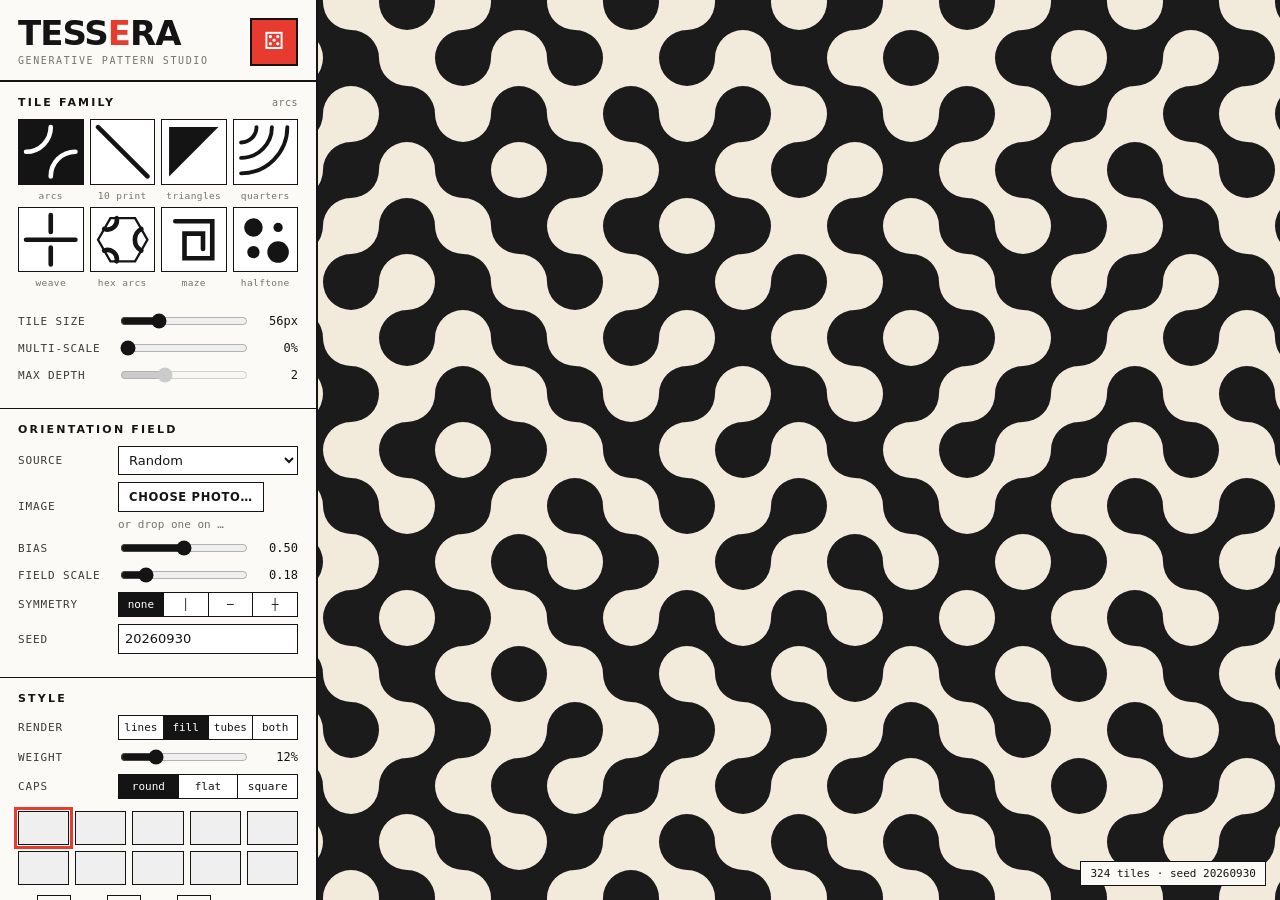
<file: apps/Tessera.html>
<!doctype html>
<html lang="en">
<head>
<meta charset="utf-8">
<meta name="viewport" content="width=device-width,initial-scale=1">
<meta name="robots" content="noindex, nofollow">
<meta http-equiv="Content-Security-Policy" content="default-src 'none'; script-src 'unsafe-inline'; style-src 'unsafe-inline'; img-src data: blob:; connect-src 'none'">
<meta name="theme-color" content="#fbfaf7">
<title>Tessera — Generative Pattern Studio</title>
<link rel="icon" href="data:image/svg+xml,%3Csvg xmlns='http://www.w3.org/2000/svg' viewBox='0 0 64 64'%3E%3Crect width='64' height='64' fill='%23f2ebdc'/%3E%3Cpath d='M32 0A32 32 0 0 1 0 32M64 32A32 32 0 0 1 32 64' fill='none' stroke='%23e63b2e' stroke-width='9'/%3E%3C/svg%3E">
<style>
:root{
  --paper:#fbfaf7; --ink:#141414; --mute:#77736b; --rule:#141414; --soft:#e7e3da; --hi:#e63b2e;
  --sans:"Futura","Century Gothic","Avenir Next","Avenir","Trebuchet MS",system-ui,sans-serif;
  --mono:ui-monospace,"Cascadia Mono","SF Mono",Consolas,monospace;
}
*{box-sizing:border-box}
html,body{margin:0;height:100%;background:var(--paper);color:var(--ink);font:13px/1.4 var(--sans)}
body{display:grid;grid-template-columns:318px 1fr;height:100vh;overflow:hidden}
button,input,select{font:inherit;color:inherit}
button{cursor:pointer}
:focus-visible{outline:2px solid var(--hi);outline-offset:2px}
#panel{border-right:2px solid var(--rule);overflow-y:auto;scrollbar-width:thin;background:var(--paper)}
.mast{padding:18px 18px 14px;border-bottom:2px solid var(--rule);display:flex;align-items:flex-end;justify-content:space-between;gap:10px}
.mast h1{margin:0;font:700 34px/0.9 var(--sans);letter-spacing:-.03em;text-transform:uppercase}
.mast h1 span{color:var(--hi)}
.mast small{display:block;font:10px var(--mono);letter-spacing:.16em;text-transform:uppercase;color:var(--mute);margin-top:6px}
.dice{width:48px;height:48px;border:2px solid var(--ink);background:var(--hi);color:#fff;font-size:24px;border-radius:0;display:grid;place-items:center;transition:transform .15s}
.dice:hover{transform:rotate(-8deg)}
.dice:active{transform:rotate(-8deg) scale(.94)}
section{padding:14px 18px 16px;border-bottom:1px solid var(--rule)}
h2{margin:0 0 10px;font:700 11px var(--sans);letter-spacing:.2em;text-transform:uppercase;display:flex;justify-content:space-between;align-items:center}
h2 i{font:400 10px var(--mono);letter-spacing:.05em;color:var(--mute);font-style:normal;text-transform:none}
.fam{display:grid;grid-template-columns:repeat(4,1fr);gap:22px 6px}
.fam button{aspect-ratio:1;border:1.5px solid var(--ink);background:#fff;padding:4px;display:grid;place-items:center;border-radius:0;position:relative}
.fam button svg{width:100%;height:100%}
.fam button.on{background:var(--ink)}
.fam button.on svg *{stroke:#fff}
.fam button.on svg .f{fill:#fff}
.fam button span{position:absolute;inset:auto 0 -17px;font:9.5px var(--mono);letter-spacing:.04em;color:var(--mute);text-transform:lowercase}
.fam{margin-bottom:22px}
.ctl{display:grid;grid-template-columns:92px 1fr 44px;align-items:center;gap:8px;margin:7px 0}
.ctl label{font:11px var(--mono);text-transform:uppercase;letter-spacing:.08em;color:#3b3934}
.ctl output{font:12px var(--mono);text-align:right}
.ctl select,.ctl input[type=number]{grid-column:2/4;width:100%;border:1.5px solid var(--ink);background:#fff;padding:5px 6px;border-radius:0}
input[type=range]{width:100%;accent-color:var(--ink)}
.seg{display:flex;border:1.5px solid var(--ink);grid-column:2/4}
.seg button{flex:1;border:0;border-left:1.5px solid var(--ink);background:#fff;padding:5px 2px;font:11px var(--mono);border-radius:0}
.seg button:first-child{border-left:0}
.seg button.on{background:var(--ink);color:#fff}
.pals{display:grid;grid-template-columns:repeat(5,1fr);gap:6px}
.pal{height:34px;border:1.5px solid var(--ink);padding:0;display:flex;overflow:hidden;border-radius:0}
.pal i{flex:1}
.pal.on{outline:3px solid var(--hi);outline-offset:1px}
.colors{display:flex;gap:10px;margin-top:10px;align-items:center;flex-wrap:wrap}
.colors label{display:flex;align-items:center;gap:6px;font:11px var(--mono);text-transform:uppercase}
.colors input[type=color]{width:34px;height:26px;border:1.5px solid var(--ink);padding:0;background:none;border-radius:0}
.row{display:flex;gap:6px;flex-wrap:wrap}
.btn{border:1.5px solid var(--ink);background:#fff;padding:7px 10px;border-radius:0;font:600 11.5px var(--sans);letter-spacing:.06em;text-transform:uppercase}
.btn:hover{background:var(--ink);color:#fff}
.btn.on{background:var(--ink);color:#fff}
.btn.red{background:var(--hi);color:#fff;border-color:var(--ink)}
.hist{display:grid;grid-template-columns:repeat(4,1fr);gap:6px}
.hist button{padding:0;border:1.5px solid var(--ink);background:#fff;aspect-ratio:16/10;overflow:hidden;border-radius:0}
.hist button img{width:100%;height:100%;object-fit:cover;display:block}
.hist button:hover{outline:3px solid var(--hi);outline-offset:1px}
.hist .empty{grid-column:1/-1;font:11px var(--mono);color:var(--mute)}
.chk{display:flex;align-items:center;gap:8px;font:11px var(--mono);text-transform:uppercase;letter-spacing:.08em;margin:8px 0 2px;cursor:pointer}
.chk input{accent-color:var(--ink);width:15px;height:15px}
#stage{position:relative;overflow:hidden;background:#ddd}
#cv{display:block;width:100%;height:100%;touch-action:none;cursor:pointer}
.hud{position:absolute;right:14px;bottom:14px;font:11px var(--mono);background:var(--paper);border:1.5px solid var(--ink);padding:5px 9px;pointer-events:none}
.hint{font:11px var(--mono);color:var(--mute);margin:8px 0 0;line-height:1.5}
kbd{font:10.5px var(--mono);border:1px solid var(--ink);padding:0 4px;background:#fff}
#toast{position:fixed;left:calc(50% + 159px);top:18px;transform:translate(-50%,-10px);background:var(--ink);color:#fff;padding:8px 14px;font:12px var(--mono);opacity:0;transition:.2s;pointer-events:none;z-index:9}
#toast.show{opacity:1;transform:translate(-50%,0)}
#menuBtn{display:none}
@media (max-width:760px){
  body{grid-template-columns:1fr;grid-template-rows:auto 1fr}
  #panel{position:fixed;inset:auto 0 0 0;max-height:62vh;border-right:0;border-top:2px solid var(--rule);z-index:5;transform:translateY(calc(100% - 64px));transition:transform .25s}
  #panel.open{transform:none}
  #stage{grid-row:1/3;height:100vh}
  #menuBtn{display:block;position:fixed;right:12px;top:12px;z-index:6}
  .mast{padding:10px 14px}
  .mast h1{font-size:26px}
  #toast{left:50%}
}
@media (prefers-reduced-motion:reduce){*,*::before,*::after{animation-duration:.01ms!important;transition-duration:.01ms!important}}
</style>
</head>
<body>
<aside id="panel" aria-label="Pattern controls">
  <div class="mast">
    <div><h1>Tess<span>e</span>ra</h1><small>generative pattern studio</small></div>
    <button class="dice" id="dice" title="Surprise me (Space)" aria-label="Randomize everything">⚄</button>
  </div>

  <section>
    <h2>Tile family <i id="famName"></i></h2>
    <div class="fam" id="fam"></div>
    <div style="height:10px"></div>
    <div class="ctl"><label for="size">Tile size</label><input type="range" id="size" min="8" max="180" step="1"><output id="sizeO"></output></div>
    <div class="ctl"><label for="ms">Multi-scale</label><input type="range" id="ms" min="0" max="0.85" step="0.01"><output id="msO"></output></div>
    <div class="ctl"><label for="depth">Max depth</label><input type="range" id="depth" min="1" max="4" step="1"><output id="depthO"></output></div>
  </section>

  <section>
    <h2>Orientation field</h2>
    <div class="ctl"><label for="field">Source</label>
      <select id="field"><option value="random">Random</option><option value="noise">Noise flow</option><option value="checker">Checkerboard</option><option value="rings">Concentric rings</option><option value="bands">Diagonal bands</option><option value="spiral">Spiral</option><option value="image">Photo / image</option></select></div>
    <div class="ctl"><label>Image</label><div class="row" style="grid-column:2/4;align-items:center"><button class="btn" id="imgBtn" type="button">Choose photo…</button><span id="imgName" style="font:11px var(--mono);color:var(--mute);overflow:hidden;text-overflow:ellipsis;white-space:nowrap;max-width:110px">or drop one on the canvas</span></div></div>
    <input type="file" id="imgFile" accept="image/*" hidden>
    <div class="ctl"><label for="bias">Bias</label><input type="range" id="bias" min="0" max="1" step="0.01"><output id="biasO"></output></div>
    <div class="ctl"><label for="scale">Field scale</label><input type="range" id="scale" min="0.02" max="1" step="0.01"><output id="scaleO"></output></div>
    <div class="ctl"><label>Symmetry</label><div class="seg" id="sym"><button data-v="none">none</button><button data-v="x">│</button><button data-v="y">─</button><button data-v="xy">┼</button></div></div>
    <div class="ctl"><label for="seed">Seed</label><input type="number" id="seed" min="0" max="999999999"></div>
  </section>

  <section>
    <h2>Style</h2>
    <div class="ctl"><label>Render</label><div class="seg" id="mode"><button data-v="lines">lines</button><button data-v="fill">fill</button><button data-v="tubes">tubes</button><button data-v="both">both</button></div></div>
    <div class="ctl"><label for="weight">Weight</label><input type="range" id="weight" min="0.01" max="0.45" step="0.005"><output id="weightO"></output></div>
    <div class="ctl"><label>Caps</label><div class="seg" id="cap"><button data-v="round">round</button><button data-v="butt">flat</button><button data-v="square">square</button></div></div>
    <div class="pals" id="pals" style="margin-top:12px"></div>
    <div class="colors">
      <label>bg <input type="color" id="cBg" aria-label="Background colour"></label>
      <label>ink <input type="color" id="cFg" aria-label="Ink colour"></label>
      <label>alt <input type="color" id="cAlt" aria-label="Second colour"></label>
    </div>
    <div class="row" style="margin-top:10px">
      <button class="btn" id="harmBtn" type="button" title="Generate a palette from colour-wheel harmony rules">Harmonize</button>
      <button class="btn" id="photoPal" type="button" title="Extract dominant colours from the loaded photo">Colours from photo</button>
    </div>
    <label class="chk"><input type="checkbox" id="grid"> Show cell grid</label>
  </section>

  <section>
    <h2>History <i>last 12 designs · click to restore</i></h2>
    <div class="hist" id="hist"></div>
    <button class="btn" id="keepBtn" type="button" style="margin-top:8px">Keep current design</button>
  </section>

  <section>
    <h2>Motion</h2>
    <label class="chk"><input type="checkbox" id="anim"> Tiles flip on their own</label>
    <div class="ctl"><label for="rate">Flip rate</label><input type="range" id="rate" min="1" max="60" step="1"><output id="rateO"></output></div>
    <p class="hint">Click or drag across the canvas to flip tiles by hand. On the maze, a click re-roots the colour gradient.</p>
  </section>

  <section>
    <h2>Export</h2>
    <div class="row">
      <button class="btn" id="png1">PNG</button>
      <button class="btn" id="png4">PNG ×3</button>
      <button class="btn" id="svg">SVG</button>
      <button class="btn" id="tile">Seamless tile</button>
      <button class="btn" id="link">Copy link</button>
    </div>
    <div class="ctl" style="margin-top:10px"><label for="wpSize">Wallpaper</label>
      <select id="wpSize"><option value="3840x2160">4K desktop 3840×2160</option><option value="2560x1440">QHD 2560×1440</option><option value="1920x1080">FHD 1920×1080</option><option value="1179x2556">Phone 1179×2556</option><option value="2048x2732">Tablet 2048×2732</option><option value="3000x3000">Square print 3000²</option></select></div>
    <button class="btn red" id="wpGo" style="width:100%">Export wallpaper</button>
    <p class="hint">Seamless tile exports an 8×8 block of cells that repeats edge-to-edge — ready for wallpaper, CSS backgrounds or fabric printing.<br><kbd>Space</kbd> surprise · <kbd>R</kbd> reseed · <kbd>A</kbd> animate · <kbd>S</kbd> save PNG</p>
  </section>
</aside>
<main id="stage">
  <canvas id="cv" aria-label="Generated pattern. Click tiles to flip them."></canvas>
  <div class="hud" id="hud"></div>
</main>
<button class="btn" id="menuBtn" aria-controls="panel" aria-expanded="false">Controls</button>
<div id="toast" role="status" aria-live="polite"></div>

<script>
'use strict';
const $ = s => document.querySelector(s), $$ = s => [...document.querySelectorAll(s)];
const STORE = 'tessera.v1';
const clamp = (v, a, b) => Math.min(b, Math.max(a, v));
const R2 = n => Math.round(n * 100) / 100;

/* ============ palettes ============ */
const PALETTES = [
  { n: 'Bauhaus', bg: '#f2ebdc', fg: '#1b1b1b', alt: '#e63b2e', c: ['#e63b2e', '#f2b705', '#1e5fb4', '#1b1b1b'] },
  { n: 'Ink', bg: '#fbfaf7', fg: '#141414', alt: '#141414', c: ['#141414', '#5b5b5b'] },
  { n: 'Blueprint', bg: '#0f3b73', fg: '#e6f0ff', alt: '#8fb8ff', c: ['#e6f0ff', '#8fb8ff', '#2d6cb5'] },
  { n: 'Terracotta', bg: '#efe2cf', fg: '#7a2e1f', alt: '#c8553d', c: ['#c8553d', '#f28f3b', '#588b8b', '#2d3047'] },
  { n: 'Neon', bg: '#0b0b12', fg: '#ff2e88', alt: '#22d3ee', c: ['#ff2e88', '#22d3ee', '#a3e635', '#fde047'] },
  { n: 'Riso', bg: '#f7f3e8', fg: '#ff48b0', alt: '#0078bf', c: ['#ff48b0', '#0078bf', '#ffe800', '#00a95c'] },
  { n: 'Forest', bg: '#1f2d24', fg: '#d9c8a0', alt: '#8aa26b', c: ['#d9c8a0', '#8aa26b', '#e07a5f', '#3d5a45'] },
  { n: 'Sorbet', bg: '#fff4ec', fg: '#3a2e5a', alt: '#ff9aa2', c: ['#ff9aa2', '#ffdac1', '#b5ead7', '#c7ceea'] },
  { n: 'Klimt', bg: '#1a1410', fg: '#d4a93b', alt: '#8c5a2b', c: ['#d4a93b', '#8c5a2b', '#e8d8a8', '#5e7c5a'] },
  { n: 'Delft', bg: '#f4f6fb', fg: '#1d3f8f', alt: '#6c8fd6', c: ['#1d3f8f', '#6c8fd6', '#b9c9ec'] }
];
const FAMILIES = [
  { id: 'smith', n: 'arcs', states: 2, rot: 90, icon: '<path d="M16 0A16 16 0 0 1 0 16M32 16A16 16 0 0 0 16 32"/>' },
  { id: 'diag', n: '10 print', states: 2, rot: 90, icon: '<path d="M0 0L32 32"/>' },
  { id: 'tri', n: 'triangles', states: 4, rot: 90, icon: '<path class="f" d="M0 0H32L0 32Z" stroke="none" fill="#141414"/>' },
  { id: 'quarter', n: 'quarters', states: 4, rot: 90, icon: '<path d="M0 30A30 30 0 0 0 30 0M0 20A20 20 0 0 0 20 0M0 10A10 10 0 0 0 10 0" stroke-width="2.5"/>' },
  { id: 'weave', n: 'weave', states: 2, rot: 90, icon: '<path d="M0 16H32M16 0V11M16 21V32"/>' },
  { id: 'hex', n: 'hex arcs', states: 2, rot: 60, icon: '<path d="M8 2H24L32 16L24 30H8L0 16Z" stroke-width="1.5"/><path d="M12 2A6 6 0 0 1 4 9M4 23A6 6 0 0 1 12 30M28 9A8 8 0 0 0 28 23"/>' },
  { id: 'maze', n: 'maze', states: 1, rot: 0, icon: '<path d="M4 4H28V28H10V12H22V22"/>' },
  { id: 'dots', n: 'halftone', states: 1, rot: 0, icon: '<circle class="f" cx="8" cy="8" r="6" fill="#141414" stroke="none"/><circle class="f" cx="24" cy="8" r="3" fill="#141414" stroke="none"/><circle class="f" cx="8" cy="24" r="4" fill="#141414" stroke="none"/><circle class="f" cx="24" cy="24" r="7" fill="#141414" stroke="none"/>' }
];

/* ============ params ============ */
const DEFAULTS = { family: 'smith', size: 56, ms: 0, depth: 2, field: 'random', bias: .5, scale: .18, sym: 'none', seed: 20260930, mode: 'fill', weight: .12, cap: 'round', pal: 0, bg: '#f2ebdc', fg: '#1b1b1b', alt: '#e63b2e', grid: false, anim: false, rate: 12 };
let P = { ...DEFAULTS };
function sanitize(o) {
  const q = { ...DEFAULTS };
  if (!o || typeof o !== 'object') return q;
  if (FAMILIES.some(f => f.id === o.family)) q.family = o.family;
  for (const [k, a, b] of [['size', 8, 180], ['ms', 0, .85], ['depth', 1, 4], ['bias', 0, 1], ['scale', .02, 1], ['seed', 0, 999999999], ['weight', .01, .45], ['pal', 0, PALETTES.length - 1], ['rate', 1, 60]])
    if (Number.isFinite(+o[k])) q[k] = clamp(+o[k], a, b);
  if (['random', 'noise', 'checker', 'rings', 'bands', 'spiral'].includes(o.field)) q.field = o.field; // 'image' needs a photo loaded this session
  if (['none', 'x', 'y', 'xy'].includes(o.sym)) q.sym = o.sym;
  if (['lines', 'fill', 'tubes', 'both'].includes(o.mode)) q.mode = o.mode;
  if (['round', 'butt', 'square'].includes(o.cap)) q.cap = o.cap;
  for (const k of ['bg', 'fg', 'alt']) if (/^#[0-9a-f]{6}$/i.test(o[k])) q[k] = o[k];
  q.grid = !!o.grid; q.anim = !!o.anim;
  if (Array.isArray(o.cust)) { const cs = o.cust.filter(c => /^#[0-9a-f]{6}$/i.test(c)).slice(0, 8); if (cs.length) { q.cust = cs; q.pal = -1; } }
  if (o.pal === -1 && !q.cust) q.pal = 0;
  return q;
}

/* ============ randomness ============ */
function hash(a, b, c) {
  let h = (Math.imul(a | 0, 0x27d4eb2d) ^ Math.imul(b | 0, 0x165667b1) ^ Math.imul(c | 0, 0x9e3779b1)) >>> 0;
  h = Math.imul(h ^ (h >>> 15), 0x85ebca6b); h = Math.imul(h ^ (h >>> 13), 0xc2b2ae35); h ^= h >>> 16;
  return (h >>> 0) / 4294967296;
}
function mulberry(a) { return () => { a |= 0; a = a + 0x6D2B79F5 | 0; let t = Math.imul(a ^ a >>> 15, 1 | a); t = t + Math.imul(t ^ t >>> 7, 61 | t) ^ t; return ((t ^ t >>> 14) >>> 0) / 4294967296; }; }
function vnoise(x, y, seed) {
  const xi = Math.floor(x), yi = Math.floor(y), xf = x - xi, yf = y - yi;
  const s = t => t * t * (3 - 2 * t), u = s(xf), v = s(yf);
  const a = hash(xi, yi, seed), b = hash(xi + 1, yi, seed), c = hash(xi, yi + 1, seed), d = hash(xi + 1, yi + 1, seed);
  return a + (b - a) * u + (c - a) * v + (a - b - c + d) * u * v;
}
function fbm(x, y, seed) { let v = 0, amp = .5, f = 1, n = 0; for (let o = 0; o < 4; o++) { v += amp * vnoise(x * f, y * f, seed + o * 101); n += amp; amp *= .5; f *= 2; } return v / n; }

/* ============ canvas ============ */
const cv = $('#cv'), ctx = cv.getContext('2d');
let W = 0, H = 0, DPR = 1;
const base = document.createElement('canvas'), bctx = base.getContext('2d');
function resize() {
  const r = cv.getBoundingClientRect(); W = Math.max(1, Math.round(r.width)); H = Math.max(1, Math.round(r.height));
  DPR = Math.min(devicePixelRatio || 1, 2);
  cv.width = W * DPR; cv.height = H * DPR; base.width = W * DPR; base.height = H * DPR;
  if (photo) sampleImage();
  build(); drawBase(); present();
}

/* ============ photo field ============ */
// The photo is scaled (cover-fit) onto a quarter-resolution canvas; the downscale doubles as a blur,
// so each tile reads an averaged brightness rather than a single noisy pixel.
let photo = null, lum = null, lumW = 0, lumH = 0;
function sampleImage() {
  lumW = Math.max(1, Math.ceil(W / 4)); lumH = Math.max(1, Math.ceil(H / 4));
  const c = document.createElement('canvas'); c.width = lumW; c.height = lumH;
  const x = c.getContext('2d', { willReadFrequently: true });
  const k = Math.max(lumW / photo.width, lumH / photo.height), dw = photo.width * k, dh = photo.height * k;
  x.fillStyle = '#fff'; x.fillRect(0, 0, lumW, lumH);
  x.imageSmoothingQuality = 'high'; x.drawImage(photo, (lumW - dw) / 2, (lumH - dh) / 2, dw, dh);
  const d = x.getImageData(0, 0, lumW, lumH).data; lum = new Float32Array(lumW * lumH);
  for (let i = 0; i < lum.length; i++) lum[i] = (d[i * 4] * .2126 + d[i * 4 + 1] * .7152 + d[i * 4 + 2] * .0722) / 255;
}
function imageAt(cx, cy) {
  if (!lum) return .5;
  const v = 1 - lum[clamp(Math.floor(cy / 4), 0, lumH - 1) * lumW + clamp(Math.floor(cx / 4), 0, lumW - 1)];
  return clamp((v - .5) * (.6 + P.scale * 3) + .5, 0, 1); // "field scale" acts as contrast here
}
async function loadPhoto(file) {
  if (!file || !file.type.startsWith('image/')) return toast('That is not an image');
  if (file.size > 40e6) return toast('Image too large (max 40 MB)');
  try {
    const bmp = await createImageBitmap(file);
    photo = bmp; sampleImage(); P.field = 'image';
    $('#imgName').textContent = file.name; $('#imgName').title = file.name;
    if (P.family === 'maze' || P.family === 'hex') P.family = 'dots';
    if (P.family === 'dots' && P.size > 24) P.size = 12;
    update(true); toast('Photo mapped onto the pattern — try different families and the contrast slider');
  } catch (e) { toast('Could not read that image'); }
}

/* ============ tile generation ============ */
let tiles = [], maze = null, origin = { x: 0, y: 0 };
function field(cx, cy, s, lvl) {
  const S = P.seed;
  switch (P.field) {
    case 'random': return hash(Math.floor(cx / s) + 7777 * lvl, Math.floor(cy / s), S);
    case 'noise': { const k = P.scale * 0.06; return fbm(cx * k, cy * k, S); }
    case 'checker': return ((Math.floor(cx / s) + Math.floor(cy / s)) & 1) ? .75 : .25;
    case 'rings': { const d = Math.hypot(cx - W / 2, cy - H / 2) / s; const f = d * P.scale * 1.5; return f - Math.floor(f); }
    case 'bands': { const f = (cx + cy) / s * P.scale * .7; return f - Math.floor(f); }
    case 'spiral': { const a = Math.atan2(cy - H / 2, cx - W / 2) / (Math.PI * 2) + .5, d = Math.hypot(cx - W / 2, cy - H / 2) / s; const f = a * 3 + d * P.scale * 1.2; return f - Math.floor(f); }
    case 'image': return imageAt(cx, cy);
  }
  return .5;
}
function orient(fam, v, r) {
  if (fam.states === 2) return v < P.bias ? 0 : 1;
  if (fam.states === 4) { const shifted = (v + P.bias - .5 + 1) % 1; return Math.min(3, Math.floor(shifted * 4)); }
  return 0;
}
// mirror maps per family: [flipX, flipY]
function mirror(famId, o, fx, fy) {
  if (famId === 'smith' || famId === 'diag') { if (fx) o ^= 1; if (fy) o ^= 1; return o; }
  if (famId === 'tri' || famId === 'quarter') {
    if (fx) o = [1, 0, 3, 2][o];
    if (fy) o = [3, 2, 1, 0][o];
    return o;
  }
  return o;
}
function fold(cx, cy) {
  let fx = false, fy = false;
  if ((P.sym === 'x' || P.sym === 'xy') && cx > W / 2) { cx = W - cx; fx = true; }
  if ((P.sym === 'y' || P.sym === 'xy') && cy > H / 2) { cy = H - cy; fy = true; }
  return { cx, cy, fx, fy };
}
function build() {
  tiles = []; maze = null;
  const fam = FAMILIES.find(f => f.id === P.family), s = P.size;
  if (fam.id === 'hex') return buildHex(fam);
  if (fam.id === 'maze') return buildMaze();
  // align a grid line with the canvas centre so symmetry folds land on tile edges
  origin.x = W / 2 - Math.ceil(W / 2 / s) * s; origin.y = H / 2 - Math.ceil(H / 2 / s) * s;
  const cols = Math.ceil((W - origin.x) / s), rows = Math.ceil((H - origin.y) / s);
  const add = (x, y, sz, lvl) => {
    const c = fold(x + sz / 2, y + sz / 2);
    const sub = lvl < P.depth && P.ms > 0 && sz >= 8 && hash(Math.floor(c.cx / sz) * 3 + lvl, Math.floor(c.cy / sz) * 5, P.seed ^ 0x5bd1e995) < P.ms;
    if (sub) { const h = sz / 2; add(x, y, h, lvl + 1); add(x + h, y, h, lvl + 1); add(x, y + h, h, lvl + 1); add(x + h, y + h, h, lvl + 1); return; }
    const v = field(c.cx, c.cy, sz, lvl), r = hash(Math.floor(c.cx / sz) + 13 * lvl, Math.floor(c.cy / sz) - 7 * lvl, P.seed + 99);
    const o = mirror(fam.id, orient(fam, v, r), c.fx, c.fy);
    tiles.push({ x, y, s: sz, o, v, r, lvl });
  };
  for (let j = 0; j < rows; j++) for (let i = 0; i < cols; i++) add(origin.x + i * s, origin.y + j * s, s, 0);
}
function buildHex(fam) {
  const a = P.size / 2, hs = Math.sqrt(3) * a; // flat-top: width 2a, height √3·a
  const cols = Math.ceil(W / (1.5 * a)) + 2, rows = Math.ceil(H / hs) + 2;
  for (let q = -1; q < cols; q++) for (let r = -1; r < rows; r++) {
    const cx = q * 1.5 * a, cy = r * hs + (q & 1 ? hs / 2 : 0);
    const c = fold(cx, cy);
    const v = P.field === 'random' ? hash(q, r, P.seed) : field(c.cx, c.cy, P.size, 0);
    tiles.push({ hex: true, cx, cy, a, s: P.size, o: v < P.bias ? 0 : 1, v, r: hash(q, r, P.seed + 5), q, rr: r });
  }
}
function buildMaze() {
  const s = P.size, cols = Math.max(2, Math.floor(W / s)), rows = Math.max(2, Math.floor(H / s));
  const ox = (W - cols * s) / 2, oy = (H - rows * s) / 2, n = cols * rows;
  const rnd = mulberry(P.seed), links = new Uint8Array(n), seen = new Uint8Array(n); // bits: 1=E 2=S 4=W 8=N
  const stack = [Math.floor(rnd() * n)]; seen[stack[0]] = 1;
  const bias = P.bias; // >.5 favours horizontal corridors
  while (stack.length) {
    const c = stack[stack.length - 1], x = c % cols, y = (c / cols) | 0, opts = [];
    if (x + 1 < cols && !seen[c + 1]) opts.push([c + 1, 1, 4, bias]);
    if (y + 1 < rows && !seen[c + cols]) opts.push([c + cols, 2, 8, 1 - bias]);
    if (x > 0 && !seen[c - 1]) opts.push([c - 1, 4, 1, bias]);
    if (y > 0 && !seen[c - cols]) opts.push([c - cols, 8, 2, 1 - bias]);
    if (!opts.length) { stack.pop(); continue; }
    let tot = opts.reduce((a, o) => a + o[3] + .05, 0), pick = rnd() * tot, k = 0;
    for (; k < opts.length - 1; k++) { pick -= opts[k][3] + .05; if (pick <= 0) break; }
    const [nb, bit, back] = opts[k];
    links[c] |= bit; links[nb] |= back; seen[nb] = 1; stack.push(nb);
  }
  maze = { cols, rows, ox, oy, s, links, dist: null, root: 0 };
  mazeDistances(maze.root);
}
function mazeDistances(root) {
  const { cols, rows, links } = maze, n = cols * rows, dist = new Int32Array(n).fill(-1), q = [root]; dist[root] = 0;
  for (let h = 0; h < q.length; h++) {
    const c = q[h];
    const nbs = [[1, c + 1], [2, c + cols], [4, c - 1], [8, c - cols]];
    for (const [bit, nb] of nbs) if (links[c] & bit && dist[nb] < 0) { dist[nb] = dist[c] + 1; q.push(nb); }
  }
  maze.dist = dist; maze.root = root; maze.max = Math.max(1, ...dist);
}

/* ============ drawing via SVG-path buckets (shared by canvas + SVG export) ============ */
function Painter() {
  const layers = new Map();
  return {
    add(layer, style, d) {
      const key = layer + '|' + style.fill + '|' + style.stroke + '|' + (style.w || 0);
      let b = layers.get(key); if (!b) { b = { layer, ...style, d: [] }; layers.set(key, b); }
      b.d.push(d);
    },
    list() { return [...layers.values()].sort((a, b) => a.layer - b.layer); }
  };
}
const f2 = n => Math.round(n * 100) / 100;
function pal() { const p = P.cust && P.cust.length ? { c: P.cust } : PALETTES[P.pal]; return { bg: P.bg, fg: P.fg, alt: P.alt, c: [P.fg, P.alt, ...p.c.filter(c => c !== P.fg && c !== P.alt)] }; }
/* ---- palette generators ---- */
const hex = (r, g, b) => '#' + [r, g, b].map(v => Math.round(clamp(v, 0, 255)).toString(16).padStart(2, '0')).join('');
function hsl(h, s, l) { h = ((h % 360) + 360) % 360; s /= 100; l /= 100; const k = n => (n + h / 30) % 12, a = s * Math.min(l, 1 - l), f = n => l - a * Math.max(-1, Math.min(k(n) - 3, 9 - k(n), 1)); return hex(f(0) * 255, f(8) * 255, f(4) * 255); }
const lumOf = c => { const n = parseInt(c.slice(1), 16); return ((n >> 16) * .2126 + ((n >> 8) & 255) * .7152 + (n & 255) * .0722) / 255; };
function applyPalette(cols, bg, fg, alt, label) { P.cust = cols; P.bg = bg; P.fg = fg; P.alt = alt; P.pal = -1; update(false); toast(label); }
function harmonize() {
  const r = Math.random, h = r() * 360, schemes = { analogous: [0, 25, -25, 50], complementary: [0, 180, 15, 195], triadic: [0, 120, 240, 60], split: [0, 150, 210, 30], tetradic: [0, 90, 180, 270] };
  const name = Object.keys(schemes)[Math.floor(r() * 5)], dark = r() < .45;
  const cols = schemes[name].map((o, i) => hsl(h + o, 55 + r() * 35, dark ? 55 + i * 6 : 38 + i * 8));
  applyPalette(cols, dark ? hsl(h + 200, 25, 9) : hsl(h + 30, 30, 94), cols[0], cols[1], `${name[0].toUpperCase() + name.slice(1)} harmony`);
}
// k-means over the photo's pixels: background = most common colour, ink = strongest contrast to it
function paletteFromPhoto() {
  if (!photo) return toast('Load a photo first');
  const c = document.createElement('canvas'); c.width = 64; c.height = 64;
  const x = c.getContext('2d', { willReadFrequently: true }); x.drawImage(photo, 0, 0, 64, 64);
  const d = x.getImageData(0, 0, 64, 64).data, px = [];
  for (let i = 0; i < d.length; i += 4) px.push([d[i], d[i + 1], d[i + 2]]);
  const K = 6; let cent = Array.from({ length: K }, (_, k) => px[Math.floor((k + .5) / K * px.length)].slice());
  let count = [];
  for (let it = 0; it < 10; it++) {
    const sum = cent.map(() => [0, 0, 0]); count = cent.map(() => 0);
    for (const p of px) { let b = 0, bd = Infinity; cent.forEach((q, k) => { const dd = (p[0] - q[0]) ** 2 + (p[1] - q[1]) ** 2 + (p[2] - q[2]) ** 2; if (dd < bd) { bd = dd; b = k; } }); sum[b][0] += p[0]; sum[b][1] += p[1]; sum[b][2] += p[2]; count[b]++; }
    cent = cent.map((q, k) => count[k] ? sum[k].map(v => v / count[k]) : q);
  }
  const cols = cent.map((q, k) => ({ c: hex(...q), n: count[k] })).filter(o => o.n).sort((a, b) => b.n - a.n);
  const bg = cols[0].c, rest = cols.slice(1).sort((a, b) => Math.abs(lumOf(b.c) - lumOf(bg)) - Math.abs(lumOf(a.c) - lumOf(bg)));
  const fg = rest[0] ? rest[0].c : (lumOf(bg) > .5 ? '#141414' : '#f4f1ea'), alt = rest[1] ? rest[1].c : fg;
  applyPalette(rest.map(o => o.c), bg, fg, alt, 'Palette sampled from your photo');
}
function arcD(cx, cy, r, x1, y1, x2, y2) {
  const sweep = ((x1 - cx) * (y2 - cy) - (y1 - cy) * (x2 - cx)) > 0 ? 1 : 0;
  return `M${f2(x1)} ${f2(y1)}A${f2(r)} ${f2(r)} 0 0 ${sweep} ${f2(x2)} ${f2(y2)}`;
}
function sectorD(cx, cy, r, x1, y1, x2, y2) { return `M${f2(cx)} ${f2(cy)}L${f2(x1)} ${f2(y1)}` + arcD(cx, cy, r, x1, y1, x2, y2).replace(/^M[^A]+/, '') + 'Z'; }
function strokeSet(E, t, d, color) {
  const w = Math.max(.6, P.weight * t.s), C = pal();
  if (P.mode === 'tubes') { E.add(5, { stroke: color || C.fg, w: w * 2.2 }, d); E.add(6, { stroke: C.bg, w: w * 1.1 }, d); }
  else E.add(5, { stroke: color || C.fg, w }, d);
}
function drawTile(E, t) {
  const C = pal(), fill = P.mode === 'fill' || P.mode === 'both', lines = P.mode !== 'fill';
  switch (P.family) {
    case 'smith': {
      const { x, y, s, o } = t, h = s / 2, par = (vx, vy) => ((Math.round((vx - origin.x) / s) + Math.round((vy - origin.y) / s)) & 1);
      const corners = o === 0 ? [[x, y], [x + s, y + s]] : [[x + s, y], [x, y + s]];
      const bandV = o === 0 ? [x + s, y] : [x, y];
      const arcs = corners.map(([cx, cy]) => { const dx = cx === x ? 1 : -1, dy = cy === y ? 1 : -1; return [cx, cy, cx + dx * h, cy, cx, cy + dy * h]; });
      if (fill) {
        const cA = C.fg, cB = P.mode === 'both' ? C.alt : C.bg;
        E.add(1, { fill: par(...bandV) ? cA : cB }, `M${f2(x)} ${f2(y)}h${f2(s)}v${f2(s)}h${f2(-s)}Z`);
        for (const [cx, cy, x1, y1, x2, y2] of arcs) E.add(2, { fill: par(cx, cy) ? cA : cB }, sectorD(cx, cy, h, x1, y1, x2, y2));
      }
      if (lines) for (const [cx, cy, x1, y1, x2, y2] of arcs) strokeSet(E, t, arcD(cx, cy, h, x1, y1, x2, y2), P.mode === 'both' ? C.bg : null);
      break;
    }
    case 'diag': {
      const { x, y, s, o } = t;
      if (fill) {
        const par = (Math.round((x - origin.x) / s) + Math.round((y - origin.y) / s)) & 1;
        const tri = o === 0 ? `M${f2(x)} ${f2(y)}h${f2(s)}L${f2(x + s)} ${f2(y + s)}Z` : `M${f2(x + s)} ${f2(y)}v${f2(s)}H${f2(x)}Z`;
        E.add(1, { fill: par ? C.fg : C.alt }, tri);
      }
      if (lines) strokeSet(E, t, o === 0 ? `M${f2(x)} ${f2(y)}L${f2(x + s)} ${f2(y + s)}` : `M${f2(x + s)} ${f2(y)}L${f2(x)} ${f2(y + s)}`, P.mode === 'both' ? C.bg : null);
      break;
    }
    case 'tri': {
      const { x, y, s, o, r } = t, pts = [[x, y], [x + s, y], [x + s, y + s], [x, y + s]];
      const a = pts[o], b = pts[(o + 1) % 4], c = pts[(o + 3) % 4];
      const d = `M${f2(a[0])} ${f2(a[1])}L${f2(b[0])} ${f2(b[1])}L${f2(c[0])} ${f2(c[1])}Z`;
      if (fill || P.mode === 'tubes') E.add(1, { fill: C.c[Math.floor(r * C.c.length) % C.c.length] }, d);
      if (P.mode === 'lines' || P.mode === 'both') strokeSet(E, t, `M${f2(b[0])} ${f2(b[1])}L${f2(c[0])} ${f2(c[1])}`, P.mode === 'both' ? C.bg : null);
      if (P.mode === 'tubes') E.add(5, { stroke: C.bg, w: Math.max(.6, P.weight * t.s * .6) }, d);
      break;
    }
    case 'quarter': {
      const { x, y, s, o, r } = t, pts = [[x, y], [x + s, y], [x + s, y + s], [x, y + s]], [cx, cy] = pts[o];
      const dx = cx === x ? 1 : -1, dy = cy === y ? 1 : -1, rings = 3 + Math.floor(r * 3);
      if (fill) E.add(0, { fill: C.c[Math.floor(r * 97) % C.c.length] }, `M${f2(x)} ${f2(y)}h${f2(s)}v${f2(s)}h${f2(-s)}Z`);
      for (let k = rings; k >= 1; k--) {
        const rad = s * k / rings;
        if (fill) E.add(1 + (rings - k), { fill: C.c[(Math.floor(r * 97) + k) % C.c.length] }, sectorD(cx, cy, rad, cx + dx * rad, cy, cx, cy + dy * rad));
        if (lines) strokeSet(E, t, arcD(cx, cy, rad, cx + dx * rad, cy, cx, cy + dy * rad), P.mode === 'both' ? C.bg : null);
      }
      break;
    }
    case 'weave': {
      const { x, y, s, o } = t, w = Math.max(1, P.weight * s * 2.4);
      const hD = `M${f2(x)} ${f2(y + s / 2)}h${f2(s)}`, vD = `M${f2(x + s / 2)} ${f2(y)}v${f2(s)}`;
      const [under, over, cu, co] = o === 0 ? [vD, hD, C.alt, C.fg] : [hD, vD, C.fg, C.alt];
      const tubes = P.mode === 'tubes';
      E.add(2, { stroke: tubes ? C.fg : cu, w: w }, under);
      if (tubes) E.add(3, { stroke: C.bg, w: w * .55 }, under);
      E.add(4, { stroke: C.bg, w: w + Math.max(2, w * .5), cap: 'butt' }, over.replace(/^M([\d.-]+) ([\d.-]+)(h|v)([\d.-]+)/, (m, a, b, dir, len) => dir === 'h' ? `M${f2(+a + s * .18)} ${b}h${f2(+len - s * .36)}` : `M${a} ${f2(+b + s * .18)}v${f2(+len - s * .36)}`));
      E.add(5, { stroke: tubes ? C.fg : co, w: w, cap: 'butt' }, over);
      if (tubes) E.add(6, { stroke: C.bg, w: w * .55, cap: 'butt' }, over);
      break;
    }
    case 'hex': {
      const { cx, cy, a, o } = t, V = [], M = [];
      for (let k = 0; k < 6; k++) V.push([cx + a * Math.cos(k * Math.PI / 3), cy + a * Math.sin(k * Math.PI / 3)]);
      for (let k = 0; k < 6; k++) M.push([(V[k][0] + V[(k + 1) % 6][0]) / 2, (V[k][1] + V[(k + 1) % 6][1]) / 2]);
      const ks = o === 0 ? [0, 2, 4] : [1, 3, 5];
      if (fill) {
        const cA = C.fg, cB = P.mode === 'both' ? C.alt : C.bg;
        E.add(1, { fill: o === 0 ? cB : cA }, 'M' + V.map(p => f2(p[0]) + ' ' + f2(p[1])).join('L') + 'Z');
        for (const k of ks) { const m1 = M[(k + 5) % 6], m2 = M[k]; E.add(2, { fill: o === 0 ? cA : cB }, sectorD(V[k][0], V[k][1], a / 2, m1[0], m1[1], m2[0], m2[1])); }
      }
      if (lines) for (const k of ks) { const m1 = M[(k + 5) % 6], m2 = M[k]; strokeSet(E, { s: a * 2 }, arcD(V[k][0], V[k][1], a / 2, m1[0], m1[1], m2[0], m2[1]), P.mode === 'both' ? C.bg : null); }
      break;
    }
    case 'dots': {
      const { x, y, s, v } = t, rad = s * .5 * Math.pow(clamp((v - (P.bias - .5)), 0, 1), .8) * .98;
      if (rad < .3) break;
      const col = C.c[Math.min(C.c.length - 1, Math.floor(v * C.c.length))];
      const d = `M${f2(x + s / 2 - rad)} ${f2(y + s / 2)}a${f2(rad)} ${f2(rad)} 0 1 0 ${f2(rad * 2)} 0a${f2(rad)} ${f2(rad)} 0 1 0 ${f2(-rad * 2)} 0Z`;
      if (P.mode === 'lines') strokeSet(E, { s: s * .4 }, d, C.fg); else E.add(1, { fill: P.mode === 'fill' ? C.fg : col }, d);
      if (P.mode === 'tubes') E.add(5, { stroke: C.bg, w: Math.max(.6, rad * .35) }, d);
      break;
    }
  }
}
function drawMaze(E) {
  const { cols, rows, ox, oy, s, links, dist, max } = maze, C = pal(), w = Math.max(1, P.weight * s * 2.2);
  if (P.mode === 'lines') {
    // walls
    let d = `M${f2(ox)} ${f2(oy)}h${f2(cols * s)}v${f2(rows * s)}h${f2(-cols * s)}Z`;
    for (let c = 0; c < cols * rows; c++) {
      const x = ox + (c % cols) * s, y = oy + ((c / cols) | 0) * s;
      if (!(links[c] & 1) && (c % cols) < cols - 1) d += `M${f2(x + s)} ${f2(y)}v${f2(s)}`;
      if (!(links[c] & 2) && ((c / cols) | 0) < rows - 1) d += `M${f2(x)} ${f2(y + s)}h${f2(s)}`;
    }
    E.add(5, { stroke: C.fg, w: Math.max(1, P.weight * s * .6) }, d);
    return;
  }
  const grad = [C.c[0], C.c[1] || C.c[0], C.c[2] || C.c[1] || C.c[0]];
  const bucket = k => grad[Math.min(grad.length - 1, Math.floor(k * grad.length))];
  const NB = 12;
  for (let c = 0; c < cols * rows; c++) {
    const x = ox + (c % cols) * s + s / 2, y = oy + ((c / cols) | 0) * s + s / 2;
    const k = Math.floor(dist[c] / (max + 1) * NB) / NB, col = P.mode === 'both' ? mix(grad[0], grad[grad.length - 1], k) : bucket(k);
    let d = `M${f2(x)} ${f2(y)}l0 0`;
    if (links[c] & 1) d += `M${f2(x)} ${f2(y)}h${f2(s)}`;
    if (links[c] & 2) d += `M${f2(x)} ${f2(y)}v${f2(s)}`;
    if (P.mode === 'tubes') { E.add(5, { stroke: C.fg, w: w * 1.5 }, d); E.add(6, { stroke: C.bg, w: w * .7 }, d); }
    else E.add(5, { stroke: col, w }, d);
  }
  const rx = ox + (maze.root % cols) * s + s / 2, ry = oy + ((maze.root / cols) | 0) * s + s / 2;
  E.add(9, { fill: C.fg }, `M${f2(rx - w)} ${f2(ry)}a${f2(w)} ${f2(w)} 0 1 0 ${f2(w * 2)} 0a${f2(w)} ${f2(w)} 0 1 0 ${f2(-w * 2)} 0Z`);
}
function mix(a, b, t) {
  const pa = parseInt(a.slice(1), 16), pb = parseInt(b.slice(1), 16);
  const ch = sh => Math.round(((pa >> sh) & 255) * (1 - t) + ((pb >> sh) & 255) * t);
  return '#' + ((1 << 24) | (ch(16) << 16) | (ch(8) << 8) | ch(0)).toString(16).slice(1);
}
function paintAll() {
  const E = Painter();
  if (P.family === 'maze') drawMaze(E); else for (const t of tiles) drawTile(E, t);
  return E.list();
}
function renderLayers(c, list) {
  c.lineJoin = 'round';
  for (const b of list) {
    const p = new Path2D(b.d.join(''));
    if (b.fill) { c.fillStyle = b.fill; c.fill(p); }
    if (b.stroke) { c.strokeStyle = b.stroke; c.lineWidth = b.w; c.lineCap = b.cap || P.cap; c.stroke(p); }
  }
}
function drawGrid(c) {
  c.save(); c.strokeStyle = 'rgba(128,128,128,.35)'; c.lineWidth = 1;
  const p = new Path2D();
  if (P.family === 'hex') for (const t of tiles) { for (let k = 0; k <= 6; k++) { const x = t.cx + t.a * Math.cos(k * Math.PI / 3), y = t.cy + t.a * Math.sin(k * Math.PI / 3); k ? p.lineTo(x, y) : p.moveTo(x, y); } }
  else if (P.family === 'maze') { const { cols, rows, ox, oy, s } = maze; for (let i = 0; i <= cols; i++) { p.moveTo(ox + i * s, oy); p.lineTo(ox + i * s, oy + rows * s); } for (let j = 0; j <= rows; j++) { p.moveTo(ox, oy + j * s); p.lineTo(ox + cols * s, oy + j * s); } }
  else for (const t of tiles) p.rect(t.x + .5, t.y + .5, t.s, t.s);
  c.stroke(p); c.restore();
}
let lastLayers = [];
function drawBase() {
  bctx.setTransform(DPR, 0, 0, DPR, 0, 0);
  bctx.fillStyle = P.bg; bctx.fillRect(0, 0, W, H);
  lastLayers = paintAll();
  renderLayers(bctx, lastLayers);
  if (P.grid) drawGrid(bctx);
  $('#hud').textContent = P.family === 'maze' ? `${maze.cols}×${maze.rows} maze · longest path ${maze.max}` : `${tiles.length.toLocaleString()} tiles · seed ${P.seed}`;
}
function cellPath(t) {
  const p = new Path2D();
  if (t.hex) { for (let k = 0; k < 6; k++) { const x = t.cx + t.a * Math.cos(k * Math.PI / 3), y = t.cy + t.a * Math.sin(k * Math.PI / 3); k ? p.lineTo(x, y) : p.moveTo(x, y); } p.closePath(); }
  else p.rect(t.x, t.y, t.s, t.s);
  return p;
}
function drawTileInto(c, t, angle) {
  const E = Painter(); drawTile(E, t);
  const cp = cellPath(t), cx = t.hex ? t.cx : t.x + t.s / 2, cy = t.hex ? t.cy : t.y + t.s / 2;
  c.save(); c.clip(cp); c.fillStyle = P.bg; c.fill(cp);
  if (angle) { c.translate(cx, cy); c.rotate(angle); c.translate(-cx, -cy); }
  renderLayers(c, E.list());
  c.restore();
  if (P.grid) { c.save(); c.strokeStyle = 'rgba(128,128,128,.35)'; c.lineWidth = 1; c.stroke(cp); c.restore(); }
}
function present() {
  ctx.setTransform(1, 0, 0, 1, 0, 0); ctx.drawImage(base, 0, 0);
  if (anims.length) {
    ctx.setTransform(DPR, 0, 0, DPR, 0, 0);
    const now = performance.now();
    for (const a of anims) {
      const k = clamp((now - a.t0) / a.dur, 0, 1), e = k < .5 ? 4 * k * k * k : 1 - Math.pow(-2 * k + 2, 3) / 2;
      drawTileInto(ctx, a.tile, e * a.angle);
    }
  }
}

/* ============ animation / flipping ============ */
let anims = [], raf = 0, lastSpawn = 0;
const reduceMotion = matchMedia('(prefers-reduced-motion: reduce)');
function famNow() { return FAMILIES.find(f => f.id === P.family); }
function flip(t, animate = true) {
  const fam = famNow(); if (fam.states < 2 || anims.some(a => a.tile === t)) return;
  const to = (t.o + 1) % fam.states;
  if (!animate || reduceMotion.matches) { t.o = to; drawTileInto(bctx, t, 0); present(); return; }
  anims.push({ tile: t, to, t0: performance.now(), dur: 420, angle: fam.rot * Math.PI / 180 });
  loop();
}
function loop() { if (!raf && !document.hidden) raf = requestAnimationFrame(tick); }
function tick(now) {
  raf = 0;
  if (P.anim && !reduceMotion.matches && famNow().states > 1 && tiles.length && now - lastSpawn > 1000 / P.rate) {
    lastSpawn = now; flip(tiles[Math.floor(Math.random() * tiles.length)]);
  }
  const done = anims.filter(a => now - a.t0 >= a.dur);
  if (done.length) {
    anims = anims.filter(a => now - a.t0 < a.dur);
    bctx.setTransform(DPR, 0, 0, DPR, 0, 0);
    for (const a of done) { a.tile.o = a.to; drawTileInto(bctx, a.tile, 0); }
  }
  present();
  if (anims.length || (P.anim && famNow().states > 1)) loop();
}
document.addEventListener('visibilitychange', () => { if (document.hidden) { cancelAnimationFrame(raf); raf = 0; } else loop(); });

/* ============ pointer ============ */
let painting = null;
function tileAt(px, py) {
  if (P.family === 'hex') { let best = null, bd = Infinity; for (const t of tiles) { const d = Math.hypot(t.cx - px, t.cy - py); if (d < bd) { bd = d; best = t; } } return bd <= tiles[0]?.a ? best : null; }
  for (let k = tiles.length - 1; k >= 0; k--) { const t = tiles[k]; if (px >= t.x && px < t.x + t.s && py >= t.y && py < t.y + t.s) return t; }
  return null;
}
cv.addEventListener('pointerdown', e => {
  const r = cv.getBoundingClientRect(), px = e.clientX - r.left, py = e.clientY - r.top;
  if (P.family === 'maze') {
    const { cols, rows, ox, oy, s } = maze, i = Math.floor((px - ox) / s), j = Math.floor((py - oy) / s);
    if (i >= 0 && j >= 0 && i < cols && j < rows) { mazeDistances(j * cols + i); drawBase(); present(); }
    return;
  }
  cv.setPointerCapture(e.pointerId);
  painting = new Set();
  const t = tileAt(px, py); if (t) { painting.add(t); flip(t); }
});
cv.addEventListener('pointermove', e => {
  if (!painting) return;
  const r = cv.getBoundingClientRect(), t = tileAt(e.clientX - r.left, e.clientY - r.top);
  if (t && !painting.has(t)) { painting.add(t); flip(t); }
}, { passive: true });
const endPaint = () => { painting = null; };
cv.addEventListener('pointerup', endPaint); cv.addEventListener('pointercancel', endPaint);

/* ============ UI ============ */
function famIcons() {
  $('#fam').replaceChildren(...FAMILIES.map(f => {
    const b = document.createElement('button');
    b.dataset.v = f.id; b.title = f.n; b.setAttribute('aria-label', f.n + ' tiles');
    const svg = new DOMParser().parseFromString(`<svg xmlns="http://www.w3.org/2000/svg" viewBox="-2 -2 36 36" fill="none" stroke="#141414" stroke-width="3" stroke-linecap="round">${f.icon}</svg>`, 'image/svg+xml').documentElement;
    b.append(document.importNode(svg, true));
    const lab = document.createElement('span'); lab.textContent = f.n; b.append(lab);
    b.addEventListener('click', () => { P.family = f.id; if (f.id === 'maze' && P.size < 16) P.size = 24; update(true); });
    return b;
  }));
}
function palChips() {
  $('#pals').replaceChildren(...PALETTES.map((p, k) => {
    const b = document.createElement('button'); b.className = 'pal'; b.title = p.n; b.setAttribute('aria-label', 'Palette ' + p.n);
    for (const c of [p.bg, ...p.c.slice(0, 3)]) { const i = document.createElement('i'); i.style.background = c; b.append(i); }
    b.addEventListener('click', () => { P.pal = k; P.cust = null; P.bg = p.bg; P.fg = p.fg; P.alt = p.alt; update(false); });
    return b;
  }));
}
const sliders = [['size', v => v + 'px'], ['ms', v => Math.round(v * 100) + '%'], ['depth', v => v], ['bias', v => v.toFixed(2)], ['scale', v => v.toFixed(2)], ['weight', v => Math.round(v * 100) + '%'], ['rate', v => v + '/s']];
for (const [k, fmt] of sliders) {
  const inp = $('#' + k);
  inp.addEventListener('input', () => { P[k] = +inp.value; $('#' + k + 'O').textContent = fmt(P[k]); schedule(k !== 'rate'); });
}
function segs(id, key) { $$(`#${id} button`).forEach(b => b.addEventListener('click', () => { P[key] = b.dataset.v; update(key === 'sym'); })); }
segs('sym', 'sym'); segs('mode', 'mode'); segs('cap', 'cap');
$('#field').addEventListener('change', e => {
  if (e.target.value === 'image' && !photo) { e.target.value = P.field; $('#imgFile').click(); return; }
  P.field = e.target.value; update(true);
});
$('#imgBtn').addEventListener('click', () => $('#imgFile').click());
$('#imgFile').addEventListener('change', e => { const f = e.target.files[0]; e.target.value = ''; if (f) loadPhoto(f); });
$('#stage').addEventListener('dragover', e => { e.preventDefault(); e.dataTransfer.dropEffect = 'copy'; });
$('#stage').addEventListener('drop', e => { e.preventDefault(); const f = [...e.dataTransfer.files].find(f => f.type.startsWith('image/')); if (f) loadPhoto(f); });
$('#seed').addEventListener('change', e => { P.seed = clamp(parseInt(e.target.value) || 0, 0, 999999999); update(true); });
$('#harmBtn').addEventListener('click', harmonize);
$('#photoPal').addEventListener('click', paletteFromPhoto);
for (const [id, k] of [['cBg', 'bg'], ['cFg', 'fg'], ['cAlt', 'alt']]) $('#' + id).addEventListener('input', e => { P[k] = e.target.value; schedule(false); });
$('#grid').addEventListener('change', e => { P.grid = e.target.checked; update(false); });
$('#anim').addEventListener('change', e => { P.anim = e.target.checked; save(); if (P.anim && reduceMotion.matches) toast('Reduced motion is on — animation paused'); loop(); });
let pend = 0, pendRebuild = false;
function schedule(rebuild) { pendRebuild = pendRebuild || rebuild; if (!pend) pend = requestAnimationFrame(() => { pend = 0; const r = pendRebuild; pendRebuild = false; update(r); }); }
function syncUI() {
  for (const [k, fmt] of sliders) { $('#' + k).value = P[k]; $('#' + k + 'O').textContent = fmt(P[k]); }
  $$('#fam button').forEach(b => { b.classList.toggle('on', b.dataset.v === P.family); b.setAttribute('aria-pressed', b.dataset.v === P.family); });
  $('#famName').textContent = FAMILIES.find(f => f.id === P.family).n;
  for (const [id, key] of [['sym', 'sym'], ['mode', 'mode'], ['cap', 'cap']]) $$(`#${id} button`).forEach(b => { b.classList.toggle('on', b.dataset.v === P[key]); b.setAttribute('aria-pressed', b.dataset.v === P[key]); });
  $$('#pals .pal').forEach((b, k) => b.classList.toggle('on', k === P.pal));
  $('#field').value = P.field; $('#seed').value = P.seed; $('#cBg').value = P.bg; $('#cFg').value = P.fg; $('#cAlt').value = P.alt;
  $('#grid').checked = P.grid; $('#anim').checked = P.anim;
  const hexOrMaze = P.family === 'hex' || P.family === 'maze';
  $('#ms').disabled = hexOrMaze; $('#depth').disabled = hexOrMaze || P.ms === 0;
  $$('#sym button').forEach(b => b.disabled = P.family === 'maze');
}
function update(rebuild) {
  anims = [];
  if (rebuild) build();
  drawBase(); present(); syncUI(); save();
  if (P.anim) loop();
}
let saveT = 0;
function save() { clearTimeout(saveT); saveT = setTimeout(() => { try { localStorage.setItem(STORE, JSON.stringify(P)); } catch (e) { /* storage unavailable */ } }, 300); }

/* ============ randomize ============ */
function surprise() {
  const r = Math.random;
  const fam = FAMILIES[Math.floor(r() * FAMILIES.length)].id, k = Math.floor(r() * PALETTES.length), p = PALETTES[k];
  const fields = ['random', 'random', 'noise', 'noise', 'rings', 'bands', 'spiral', 'checker'];
  P = { ...P, family: fam, pal: k, cust: null, bg: p.bg, fg: p.fg, alt: p.alt, seed: Math.floor(r() * 1e9),
    size: Math.round(fam === 'dots' ? 10 + r() * 20 : fam === 'maze' ? 14 + r() * 30 : 24 + r() * 80),
    ms: fam === 'hex' || fam === 'maze' ? 0 : r() < .35 ? R2(.2 + r() * .5) : 0, depth: 1 + Math.floor(r() * 3),
    field: fam === 'dots' ? ['noise', 'rings', 'spiral', 'bands'][Math.floor(r() * 4)] : fields[Math.floor(r() * fields.length)],
    bias: R2(.3 + r() * .4), scale: R2(.08 + r() * .4), sym: r() < .3 ? ['x', 'y', 'xy'][Math.floor(r() * 3)] : 'none',
    mode: ['lines', 'fill', 'fill', 'tubes', 'both'][Math.floor(r() * 5)], weight: R2(.05 + r() * .2), cap: r() < .8 ? 'round' : 'butt' };
  update(true); remember();
}
$('#dice').addEventListener('click', surprise);

/* ============ export ============ */
function download(name, blob) { const a = document.createElement('a'); a.href = URL.createObjectURL(blob); a.download = name; document.body.append(a); a.click(); a.remove(); setTimeout(() => URL.revokeObjectURL(a.href), 4000); }
function pngAt(k) {
  const c = document.createElement('canvas'); c.width = W * k; c.height = H * k;
  const x = c.getContext('2d'); x.scale(k, k); x.fillStyle = P.bg; x.fillRect(0, 0, W, H); renderLayers(x, paintAll()); if (P.grid) drawGrid(x);
  c.toBlob(b => { if (b) { download(`tessera-${P.family}-${P.seed}${k > 1 ? '@' + k + 'x' : ''}.png`, b); toast(`Saved ${W * k}×${H * k} PNG`); } }, 'image/png');
}
$('#png1').addEventListener('click', () => pngAt(1));
$('#png4').addEventListener('click', () => pngAt(3));
$('#svg').addEventListener('click', () => {
  const list = paintAll();
  const parts = [`<svg xmlns="http://www.w3.org/2000/svg" width="${W}" height="${H}" viewBox="0 0 ${W} ${H}">`, `<rect width="100%" height="100%" fill="${P.bg}"/>`];
  for (const b of list) parts.push(`<path d="${b.d.join('')}" fill="${b.fill || 'none'}"${b.stroke ? ` stroke="${b.stroke}" stroke-width="${f2(b.w)}" stroke-linecap="${b.cap || P.cap}" stroke-linejoin="round"` : ''}/>`);
  parts.push('</svg>');
  download(`tessera-${P.family}-${P.seed}.svg`, new Blob([parts.join('\n')], { type: 'image/svg+xml' })); toast('Saved SVG (' + list.reduce((a, b) => a + b.d.length, 0).toLocaleString() + ' shapes)');
});
$('#tile').addEventListener('click', () => {
  if (P.family === 'maze' || P.family === 'hex' || P.family === 'dots') return toast('Seamless tiles work with square Truchet families');
  const N = 8, s = P.size, px = N * s, k = Math.max(1, Math.ceil(512 / px));
  const c = document.createElement('canvas'); c.width = px * k; c.height = px * k;
  const x = c.getContext('2d'); x.scale(k, k); x.fillStyle = P.bg; x.fillRect(0, 0, px, px);
  const E = Painter(), saved = origin; origin = { x: 0, y: 0 };
  for (let j = 0; j < N; j++) for (let i = 0; i < N; i++) {
    const src = tiles.find(t => t.lvl === 0 && Math.abs(t.x - (saved.x + (i + 1) * s)) < .5 && Math.abs(t.y - (saved.y + (j + 1) * s)) < .5) || { o: 0, r: .5, v: .5 };
    drawTile(E, { x: i * s, y: j * s, s, o: src.o, r: src.r, v: src.v, lvl: 0 });
  }
  origin = saved;
  x.beginPath(); x.rect(0, 0, px, px); x.clip(); renderLayers(x, E.list());
  c.toBlob(b => { if (b) { download(`tessera-tile-${P.family}-${P.seed}.png`, b); toast(`Saved ${c.width}px seamless tile`); } });
});
// Re-generate the pattern at a target resolution. Tile size scales by √(area ratio) so the
// wallpaper keeps roughly the same number of tiles — the same composition — as the screen.
function renderAtSize(w, h) {
  const saved = { W, H, tiles, maze, origin: { ...origin }, lum, lumW, lumH, size: P.size };
  // floor the reference size so a hidden/collapsed stage (W,H ≈ 1) can't explode the scale
  const k = Math.sqrt((w * h) / (Math.max(W, 640) * Math.max(H, 400)));
  try {
    W = w; H = h; P.size = Math.max(4, Math.round(P.size * k));
    if (photo) sampleImage();
    build();
    const c = document.createElement('canvas'); c.width = w; c.height = h;
    const x = c.getContext('2d'); x.fillStyle = P.bg; x.fillRect(0, 0, w, h); renderLayers(x, paintAll()); if (P.grid) drawGrid(x);
    return c;
  } finally {
    ({ W, H, tiles, maze, lum, lumW, lumH } = saved); origin = saved.origin; P.size = saved.size;
  }
}
$('#wpGo').addEventListener('click', () => {
  const [w, h] = $('#wpSize').value.split('x').map(Number), btn = $('#wpGo');
  btn.disabled = true; btn.textContent = 'Rendering…';
  setTimeout(() => {
    try {
      const c = renderAtSize(w, h);
      c.toBlob(b => { btn.disabled = false; btn.textContent = 'Export wallpaper'; if (b) { download(`tessera-${P.family}-${w}x${h}.png`, b); toast(`Saved ${w}×${h} wallpaper`); } }, 'image/png');
    } catch (e) { btn.disabled = false; btn.textContent = 'Export wallpaper'; toast('Export failed: ' + e.message); }
  }, 30);
});
function b64u(s) { return btoa(s).replace(/\+/g, '-').replace(/\//g, '_').replace(/=+$/, ''); }
$('#link').addEventListener('click', async () => {
  const h = '#t=' + b64u(JSON.stringify(P)); history.replaceState(null, '', h);
  try { await navigator.clipboard.writeText(location.href); toast('Link copied'); } catch (e) { toast('Link is in the address bar'); }
});

/* ============ misc ============ */
let toastT = 0;
function toast(m) { const t = $('#toast'); t.textContent = m; t.classList.add('show'); clearTimeout(toastT); toastT = setTimeout(() => t.classList.remove('show'), 2200); }
$('#menuBtn').addEventListener('click', () => { const o = $('#panel').classList.toggle('open'); $('#menuBtn').setAttribute('aria-expanded', o); });
addEventListener('keydown', e => {
  if (e.target.matches('input,select,textarea') || e.ctrlKey || e.metaKey || e.altKey) return;
  if (e.key === ' ') { e.preventDefault(); surprise(); }
  else if (e.key === 'r' || e.key === 'R') { P.seed = Math.floor(Math.random() * 1e9); update(true); remember(); }
  else if (e.key === 'a' || e.key === 'A') { P.anim = !P.anim; syncUI(); save(); loop(); toast(P.anim ? 'Animation on' : 'Animation off'); }
  else if (e.key === 's' || e.key === 'S') pngAt(1);
});
let rq = 0;
new ResizeObserver(() => { if (!rq) rq = requestAnimationFrame(() => { rq = 0; resize(); }); }).observe($('#stage'));

/* boot */
try { const s = localStorage.getItem(STORE); if (s) P = sanitize(JSON.parse(s)); } catch (e) { P = { ...DEFAULTS }; }
if (location.hash.startsWith('#t=')) { try { P = sanitize(JSON.parse(atob(location.hash.slice(3).replace(/-/g, '+').replace(/_/g, '/')))); } catch (e) { toast('Could not read link'); } }
famIcons(); palChips(); syncUI(); resize();

/* ============ design history (session only; thumbnails are re-rendered at 160×100) ============ */
const designs = [];
function remember() {
  const key = JSON.stringify({ ...P, anim: false });
  if (designs.length && designs[0].key === key) return;
  let thumb = '';
  try { thumb = renderAtSize(160, 100).toDataURL('image/png'); } catch (e) { /* thumbnail is optional */ }
  designs.unshift({ key, p: JSON.parse(key), thumb });
  if (designs.length > 12) designs.pop();
  renderHistory();
}
function renderHistory() {
  const box = $('#hist');
  if (!designs.length) { box.replaceChildren(Object.assign(document.createElement('span'), { className: 'empty', textContent: 'Roll the dice or press R to start a history.' })); return; }
  box.replaceChildren(...designs.map((d, k) => {
    const b = document.createElement('button'); b.type = 'button';
    b.title = `${FAMILIES.find(f => f.id === d.p.family).n} · seed ${d.p.seed}`; b.setAttribute('aria-label', 'Restore design ' + (k + 1) + ': ' + b.title);
    if (d.thumb) { const img = document.createElement('img'); img.src = d.thumb; img.alt = ''; b.append(img); }
    b.addEventListener('click', () => { P = sanitize(d.p); update(true); toast('Design restored'); });
    return b;
  }));
}
$('#keepBtn').addEventListener('click', () => { remember(); toast('Saved to history'); });
requestAnimationFrame(remember);
</script>
</body>
</html>
</file>
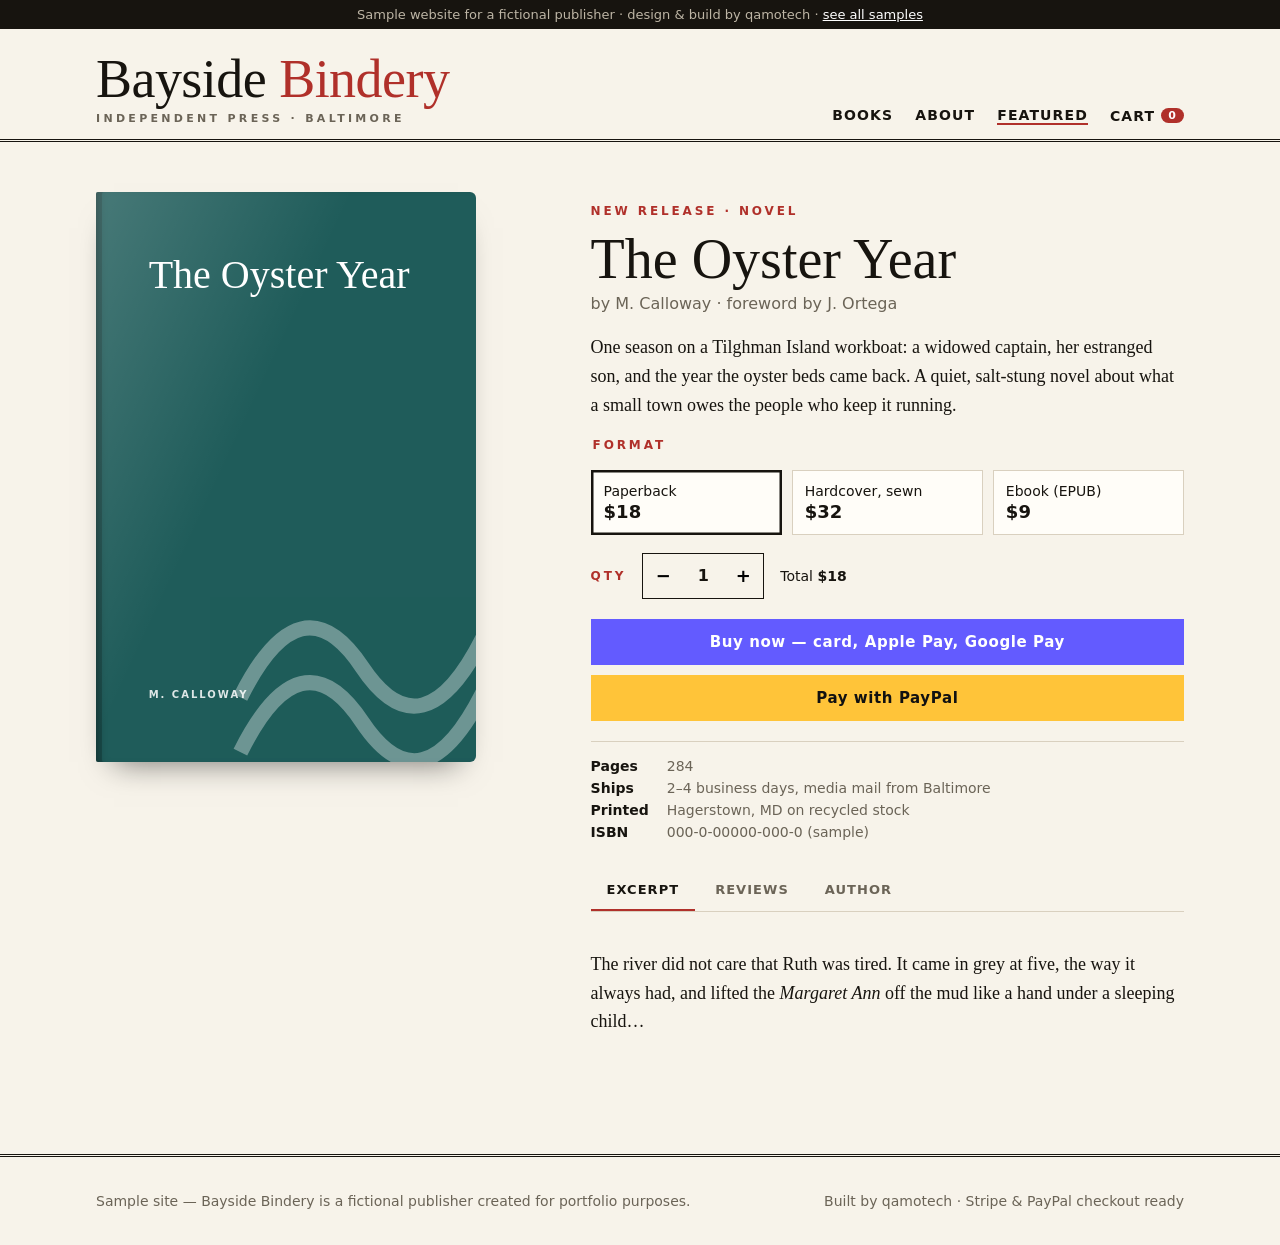
<file: bayside-bindery/book.html>
<!doctype html>
<html lang="en">
<head>
<meta charset="utf-8">
<meta name="viewport" content="width=device-width, initial-scale=1">
<title>The Oyster Year — Bayside Bindery (sample site)</title>
<meta name="description" content="The Oyster Year by M. Calloway — a novel of one season on the Chesapeake. Paperback, hardcover and ebook. Sample book page with Stripe and PayPal checkout.">
<meta name="robots" content="noindex">
<link rel="icon" href="data:image/svg+xml,%3Csvg xmlns='http://www.w3.org/2000/svg' viewBox='0 0 64 64'%3E%3Crect width='64' height='64' fill='%23f7f3ea'/%3E%3Crect x='14' y='10' width='34' height='44' fill='%23b0302a'/%3E%3Crect x='14' y='10' width='5' height='44' fill='%2317140f' opacity='.35'/%3E%3C/svg%3E">
<link rel="stylesheet" href="style.css">
<script type="application/ld+json">
{"@context":"https://schema.org","@type":"Book","name":"The Oyster Year","author":{"@type":"Person","name":"M. Calloway"},"numberOfPages":284,"bookFormat":"https://schema.org/Paperback","offers":{"@type":"Offer","price":"18.00","priceCurrency":"USD","availability":"https://schema.org/InStock"}}
</script>
</head>
<body>
<a class="skip" href="#main">Skip to content</a>
<div class="demo-bar">Sample website for a fictional publisher · design &amp; build by qamotech · <a href="../">see all samples</a></div>
<header class="masthead">
  <div class="wrap">
    <a class="logo" href="index.html">Bayside <span>Bindery</span><small>Independent press · Baltimore</small></a>
    <nav class="mast-nav" aria-label="Main">
      <a href="index.html">Books</a>
      <a href="index.html#about">About</a>
      <a href="book.html" aria-current="page">Featured</a>
      <a class="cart" href="#" aria-label="Cart"><span>Cart</span> <b id="cartN">0</b></a>
    </nav>
  </div>
</header>

<main id="main" class="wrap">
  <article class="detail">
    <div><div class="cover c1" role="img" aria-label="Cover of The Oyster Year"><span class="t" style="font-size:clamp(26px,3.4vw,40px)">The Oyster Year</span><span class="a">M. Calloway</span>
      <svg class="motif" viewBox="0 0 100 100" aria-hidden="true"><path d="M10 60 Q 30 20 50 50 T 90 40" fill="none" stroke="#fff" stroke-width="5"/><path d="M10 78 Q 30 38 50 68 T 90 58" fill="none" stroke="#fff" stroke-width="5"/></svg></div></div>
    <div>
      <p class="kicker">New release · novel</p>
      <h1>The Oyster Year</h1>
      <p class="byline">by M. Calloway · foreword by J. Ortega</p>
      <p>One season on a Tilghman Island workboat: a widowed captain, her estranged son, and the year the oyster beds came back. A quiet, salt-stung novel about what a small town owes the people who keep it running.</p>

      <form id="buy" aria-label="Choose format and buy">
        <fieldset style="border:0;padding:0;margin:0"><legend class="kicker" style="margin-top:12px">Format</legend>
          <div class="formats">
            <label><input type="radio" name="fmt" value="Paperback" data-price="18" checked><span>Paperback</span><b>$18</b></label>
            <label><input type="radio" name="fmt" value="Hardcover, sewn" data-price="32"><span>Hardcover, sewn</span><b>$32</b></label>
            <label><input type="radio" name="fmt" value="Ebook (EPUB)" data-price="9"><span>Ebook (EPUB)</span><b>$9</b></label>
          </div>
        </fieldset>
        <div style="display:flex;gap:16px;align-items:center;font:14px var(--ui)"><span class="kicker" style="margin:0">Qty</span>
          <div class="qty"><button type="button" data-q="-1" aria-label="Decrease quantity">−</button><output id="qty" aria-live="polite">1</output><button type="button" data-q="1" aria-label="Increase quantity">+</button></div>
          <span>Total <b id="total" style="color:var(--ink)">$18</b></span>
        </div>
        <div class="buy">
          <button class="btn stripe" type="button" data-pay="Stripe">Buy now — card, Apple Pay, Google Pay</button>
          <button class="btn paypal" type="button" data-pay="PayPal">Pay with PayPal</button>
        </div>
      </form>
      <dl class="meta">
        <dt>Pages</dt><dd>284</dd><dt>Ships</dt><dd>2–4 business days, media mail from Baltimore</dd><dt>Printed</dt><dd>Hagerstown, MD on recycled stock</dd><dt>ISBN</dt><dd>000-0-00000-000-0 (sample)</dd>
      </dl>

      <div class="tabs" role="tablist" aria-label="Book details">
        <button role="tab" id="t1" aria-controls="p1" aria-selected="true">Excerpt</button>
        <button role="tab" id="t2" aria-controls="p2" aria-selected="false" tabindex="-1">Reviews</button>
        <button role="tab" id="t3" aria-controls="p3" aria-selected="false" tabindex="-1">Author</button>
      </div>
      <div class="tabpanel" role="tabpanel" id="p1" aria-labelledby="t1"><p>The river did not care that Ruth was tired. It came in grey at five, the way it always had, and lifted the <i>Margaret Ann</i> off the mud like a hand under a sleeping child…</p></div>
      <div class="tabpanel" role="tabpanel" id="p2" aria-labelledby="t2" hidden>
        <div class="review"><span class="stars" aria-label="5 out of 5">★★★★★</span> <b>Sample reader</b><p>Read it in one sitting on the light rail. Felt like I could smell the bay.</p></div>
        <div class="review"><span class="stars" aria-label="4 out of 5">★★★★☆</span> <b>Sample reader</b><p>Gorgeous object — the sewn hardcover lies perfectly flat.</p></div>
      </div>
      <div class="tabpanel" role="tabpanel" id="p3" aria-labelledby="t3" hidden><p>M. Calloway is a fictional author who grew up on a crab boat and now teaches writing in Dundalk.</p></div>
    </div>
  </article>
</main>

<dialog id="checkout" aria-labelledby="co-title">
  <h2 id="co-title">Checkout preview</h2>
  <div class="line"><span id="co-item"></span><b id="co-sub"></b></div>
  <div class="line"><span>Shipping (media mail)</span><b id="co-ship"></b></div>
  <div class="line" style="border-bottom:0"><span><b>Total</b></span><b id="co-total"></b></div>
  <p style="font:14px var(--ui);color:var(--mute)">On a live site this opens a hosted <b id="co-prov"></b> checkout. Card data never touches this website, and the order email goes to the publisher automatically. <b>Portfolio demo — no charge.</b></p>
  <form method="dialog"><button class="btn" style="width:100%;justify-content:center">Close preview</button></form>
</dialog>

<footer>
  <div class="wrap"><span>Sample site — Bayside Bindery is a fictional publisher created for portfolio purposes.</span><span>Built by qamotech · Stripe &amp; PayPal checkout ready</span></div>
</footer>
<script>
(() => {
  const $ = s => document.querySelector(s);
  let qty = 1;
  const fmt = () => document.querySelector('input[name=fmt]:checked');
  const total = () => +fmt().dataset.price * qty;
  const render = () => { $('#qty').textContent = qty; $('#total').textContent = '$' + total(); };
  document.querySelectorAll('input[name=fmt]').forEach(r => r.addEventListener('change', render));
  document.querySelectorAll('[data-q]').forEach(b => b.addEventListener('click', () => { qty = Math.min(20, Math.max(1, qty + +b.dataset.q)); render(); }));
  document.querySelectorAll('[data-pay]').forEach(b => b.addEventListener('click', () => {
    const ebook = fmt().value.startsWith('Ebook'), ship = ebook ? 0 : 4 + (qty - 1) * 1;
    $('#co-item').textContent = `${qty} × The Oyster Year (${fmt().value})`;
    $('#co-sub').textContent = '$' + total(); $('#co-ship').textContent = ebook ? 'Instant download' : '$' + ship;
    $('#co-total').textContent = '$' + (total() + ship); $('#co-prov').textContent = b.dataset.pay;
    $('#cartN').textContent = qty; $('#checkout').showModal();
  }));
  // accessible tabs (arrow keys move between tabs)
  const tabs = [...document.querySelectorAll('[role=tab]')];
  const show = t => { tabs.forEach(x => { const on = x === t; x.setAttribute('aria-selected', on); x.tabIndex = on ? 0 : -1; document.getElementById(x.getAttribute('aria-controls')).hidden = !on; }); t.focus(); };
  tabs.forEach((t, i) => { t.addEventListener('click', () => show(t)); t.addEventListener('keydown', e => { const d = e.key === 'ArrowRight' ? 1 : e.key === 'ArrowLeft' ? -1 : 0; if (d) show(tabs[(i + d + tabs.length) % tabs.length]); }); });
  render();
})();
</script>
</body>
</html>
</file>
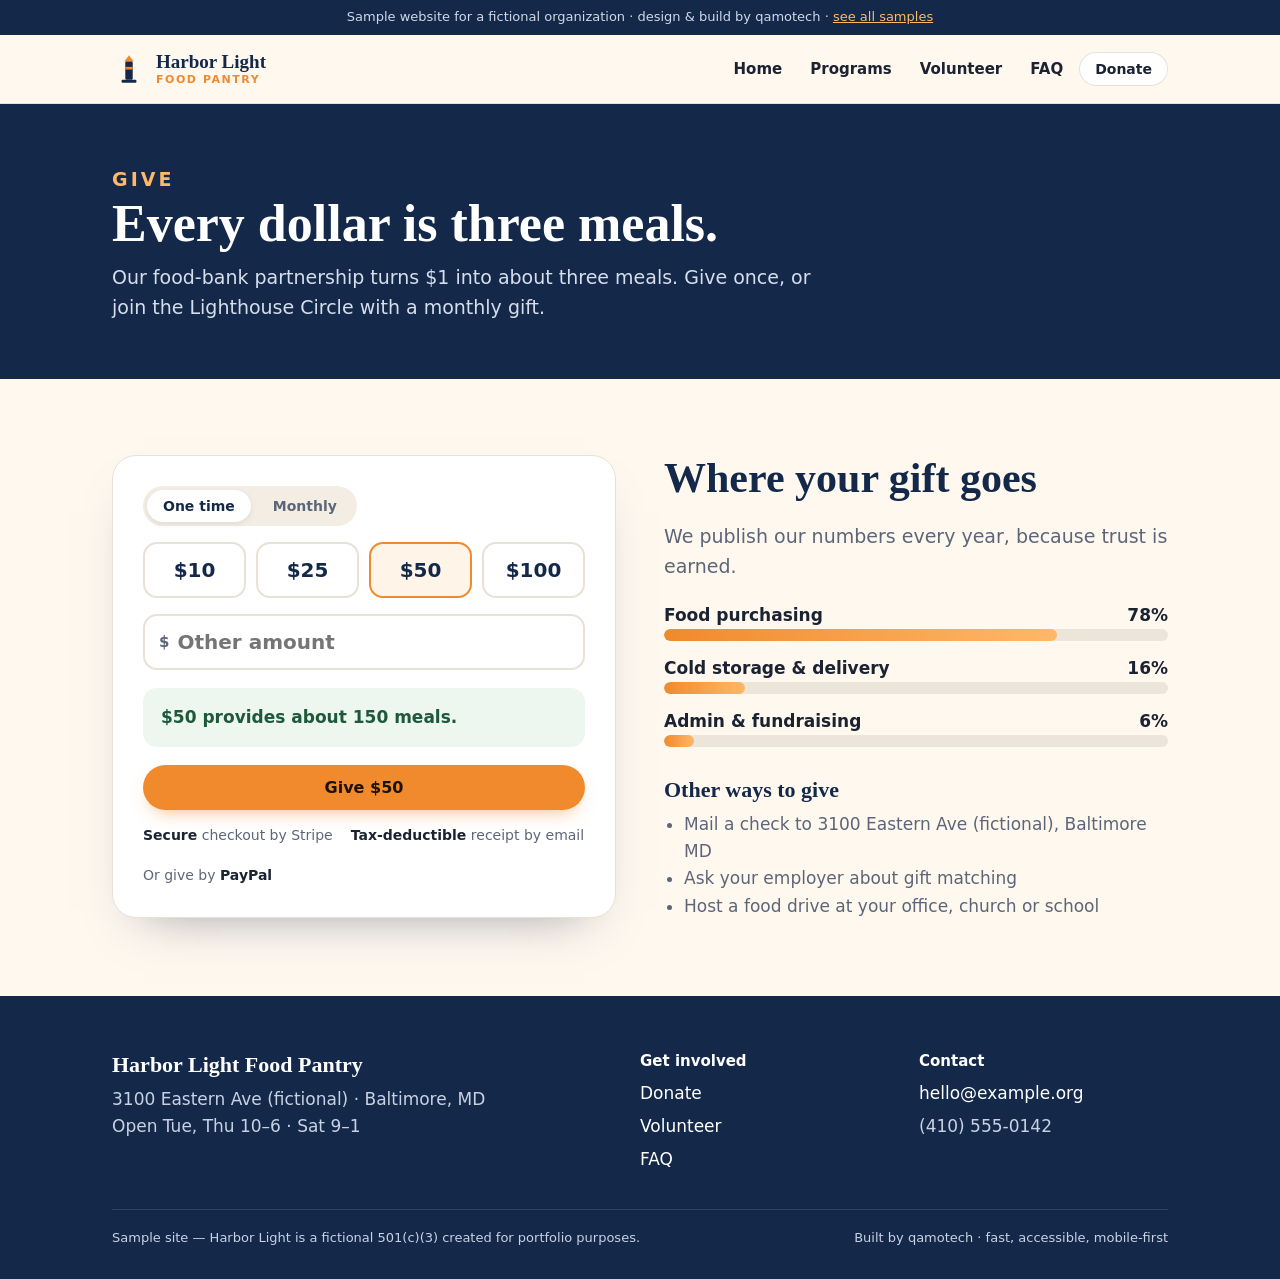
<file: harbor-light/donate.html>
<!doctype html>
<html lang="en">
<head>
<meta charset="utf-8">
<meta name="viewport" content="width=device-width, initial-scale=1">
<title>Donate — Harbor Light Food Pantry (sample site)</title>
<meta name="description" content="Give once or monthly to Harbor Light Food Pantry. Every $1 provides about 3 meals for Baltimore families.">
<meta name="robots" content="noindex">
<link rel="icon" href="data:image/svg+xml,%3Csvg xmlns='http://www.w3.org/2000/svg' viewBox='0 0 64 64'%3E%3Crect width='64' height='64' rx='14' fill='%2314294a'/%3E%3Cpath d='M32 10l7 10H25z' fill='%23f08a2c'/%3E%3Crect x='26' y='20' width='12' height='30' fill='%23fff'/%3E%3Crect x='22' y='50' width='20' height='6' fill='%23f08a2c'/%3E%3C/svg%3E">
<link rel="stylesheet" href="style.css">
<style>
dialog{border:0;border-radius:22px;padding:30px;max-width:min(440px,calc(100vw - 32px));box-shadow:0 30px 80px rgba(0,0,0,.35)}
dialog::backdrop{background:rgba(20,41,74,.55)}
.pay{display:grid;gap:10px;margin:18px 0}
.pay span{display:flex;justify-content:space-between;background:#f6f2ea;border-radius:12px;padding:12px 16px;font-weight:600}
.trust{display:flex;gap:18px;flex-wrap:wrap;color:var(--mute);font-size:14px;margin-top:14px}
.trust b{color:var(--ink)}
</style>
</head>
<body>
<a class="skip" href="#main">Skip to content</a>
<div class="demo-bar">Sample website for a fictional organization · design &amp; build by qamotech · <a href="../">see all samples</a></div>
<header class="site-head">
  <div class="wrap" style="position:relative">
    <a class="brand" href="index.html" aria-label="Harbor Light Food Pantry home">
      <svg width="34" height="34" viewBox="0 0 64 64" aria-hidden="true"><path d="M32 6l9 12H23z" fill="#f08a2c"/><rect x="25" y="18" width="14" height="34" rx="2" fill="#14294a"/><rect x="25" y="28" width="14" height="5" fill="#f08a2c"/><rect x="18" y="52" width="28" height="6" rx="2" fill="#14294a"/></svg>
      <span>Harbor Light<small>Food Pantry</small></span>
    </a>
    <button class="menu-btn" aria-expanded="false" aria-controls="nav">Menu</button>
    <nav class="nav" id="nav" aria-label="Main">
      <a href="index.html">Home</a>
      <a href="index.html#programs">Programs</a>
      <a href="volunteer.html">Volunteer</a>
      <a href="volunteer.html#faq">FAQ</a>
      <a class="btn sm" href="donate.html" aria-current="page">Donate</a>
    </nav>
  </div>
</header>

<main id="main">
  <header class="page-head">
    <div class="wrap">
      <p class="eyebrow" style="color:#ffb867">Give</p>
      <h1>Every dollar is three meals.</h1>
      <p>Our food-bank partnership turns $1 into about three meals. Give once, or join the Lighthouse Circle with a monthly gift.</p>
    </div>
  </header>

  <section>
    <div class="wrap split" style="align-items:start">
      <div class="calc" data-calc>
        <div class="freq" role="group" aria-label="Donation frequency">
          <button type="button" data-freq="once" aria-pressed="true">One time</button>
          <button type="button" data-freq="monthly" aria-pressed="false">Monthly</button>
        </div>
        <div class="amounts" role="group" aria-label="Choose an amount">
          <button type="button" data-amt="10" aria-pressed="false">$10</button>
          <button type="button" data-amt="25" aria-pressed="false">$25</button>
          <button type="button" data-amt="50" aria-pressed="true">$50</button>
          <button type="button" data-amt="100" aria-pressed="false">$100</button>
        </div>
        <label class="custom" for="custom-amt"><span>$</span><input id="custom-amt" inputmode="decimal" placeholder="Other amount" aria-label="Other amount in dollars"></label>
        <p class="impact" data-impact aria-live="polite"></p>
        <a class="btn" href="#" data-give style="width:100%;justify-content:center">Give $50</a>
        <div class="trust"><span><b>Secure</b> checkout by Stripe</span><span><b>Tax-deductible</b> receipt by email</span><span>Or give by <b>PayPal</b></span></div>
      </div>
      <div>
        <h2 style="margin-top:0">Where your gift goes</h2>
        <p class="lead">We publish our numbers every year, because trust is earned.</p>
        <div style="display:grid;gap:14px;margin-top:20px">
          <div><div style="display:flex;justify-content:space-between;font-weight:600"><span>Food purchasing</span><span>78%</span></div><div class="progress"><i data-pct="78" style="width:0"></i></div></div>
          <div><div style="display:flex;justify-content:space-between;font-weight:600"><span>Cold storage &amp; delivery</span><span>16%</span></div><div class="progress"><i data-pct="16" style="width:0"></i></div></div>
          <div><div style="display:flex;justify-content:space-between;font-weight:600"><span>Admin &amp; fundraising</span><span>6%</span></div><div class="progress"><i data-pct="6" style="width:0"></i></div></div>
        </div>
        <h3 style="font:600 22px var(--serif);color:var(--navy);margin:30px 0 8px">Other ways to give</h3>
        <ul style="color:var(--mute);padding-left:20px;margin:0">
          <li>Mail a check to 3100 Eastern Ave (fictional), Baltimore MD</li>
          <li>Ask your employer about gift matching</li>
          <li>Host a food drive at your office, church or school</li>
        </ul>
      </div>
    </div>
  </section>
</main>

<dialog id="checkout-demo" aria-labelledby="demo-title">
  <h2 id="demo-title" style="margin-top:0">Checkout preview</h2>
  <p style="color:var(--mute);margin:0">On a live site, this button opens a <b>Stripe Payment Link</b> or <b>PayPal Donate</b> page — card, Apple Pay and Google Pay, with an automatic tax receipt.</p>
  <div class="pay"><span>Gift <b data-demo-amt>$50</b></span><span>Processing <b>covered by Stripe nonprofit rate</b></span></div>
  <p class="fine">This is a portfolio demo. No payment is taken.</p>
  <form method="dialog"><button class="btn" style="width:100%;justify-content:center">Close preview</button></form>
</dialog>

<footer>
  <div class="wrap">
    <div class="cols">
      <div><p style="font:600 22px var(--serif);color:#fff;margin:0 0 8px">Harbor Light Food Pantry</p><p style="margin:0;max-width:40ch">3100 Eastern Ave (fictional) · Baltimore, MD<br>Open Tue, Thu 10–6 · Sat 9–1</p></div>
      <div><h4>Get involved</h4><ul><li><a href="donate.html">Donate</a></li><li><a href="volunteer.html">Volunteer</a></li><li><a href="volunteer.html#faq">FAQ</a></li></ul></div>
      <div><h4>Contact</h4><ul><li><a href="mailto:hello@example.org">hello@example.org</a></li><li>(410) 555-0142</li></ul></div>
    </div>
    <div class="legal"><span>Sample site — Harbor Light is a fictional 501(c)(3) created for portfolio purposes.</span><span>Built by qamotech · fast, accessible, mobile-first</span></div>
  </div>
</footer>
<script src="site.js" defer></script>
</body>
</html>
</file>
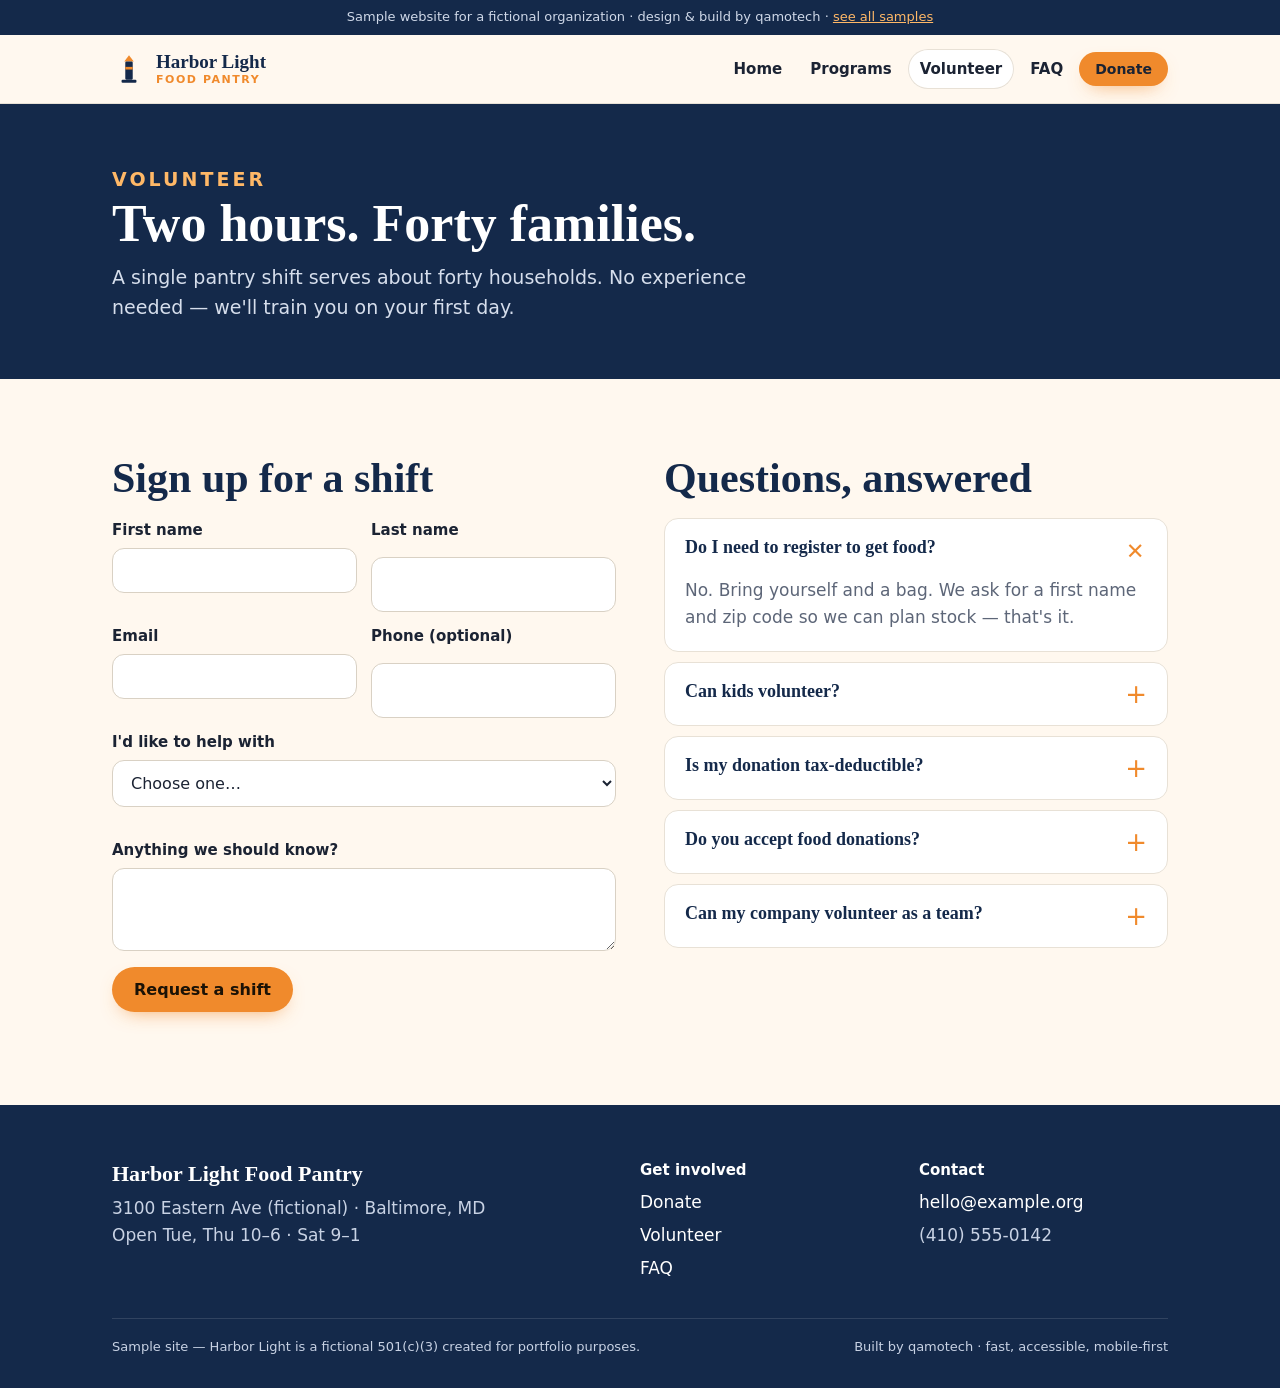
<file: harbor-light/volunteer.html>
<!doctype html>
<html lang="en">
<head>
<meta charset="utf-8">
<meta name="viewport" content="width=device-width, initial-scale=1">
<title>Volunteer — Harbor Light Food Pantry (sample site)</title>
<meta name="description" content="Volunteer at Harbor Light Food Pantry in Southeast Baltimore — pantry shifts, supper service and weekend backpack packing.">
<meta name="robots" content="noindex">
<link rel="icon" href="data:image/svg+xml,%3Csvg xmlns='http://www.w3.org/2000/svg' viewBox='0 0 64 64'%3E%3Crect width='64' height='64' rx='14' fill='%2314294a'/%3E%3Cpath d='M32 10l7 10H25z' fill='%23f08a2c'/%3E%3Crect x='26' y='20' width='12' height='30' fill='%23fff'/%3E%3Crect x='22' y='50' width='20' height='6' fill='%23f08a2c'/%3E%3C/svg%3E">
<link rel="stylesheet" href="style.css">
</head>
<body>
<a class="skip" href="#main">Skip to content</a>
<div class="demo-bar">Sample website for a fictional organization · design &amp; build by qamotech · <a href="../">see all samples</a></div>
<header class="site-head">
  <div class="wrap" style="position:relative">
    <a class="brand" href="index.html" aria-label="Harbor Light Food Pantry home">
      <svg width="34" height="34" viewBox="0 0 64 64" aria-hidden="true"><path d="M32 6l9 12H23z" fill="#f08a2c"/><rect x="25" y="18" width="14" height="34" rx="2" fill="#14294a"/><rect x="25" y="28" width="14" height="5" fill="#f08a2c"/><rect x="18" y="52" width="28" height="6" rx="2" fill="#14294a"/></svg>
      <span>Harbor Light<small>Food Pantry</small></span>
    </a>
    <button class="menu-btn" aria-expanded="false" aria-controls="nav">Menu</button>
    <nav class="nav" id="nav" aria-label="Main">
      <a href="index.html">Home</a>
      <a href="index.html#programs">Programs</a>
      <a href="volunteer.html" aria-current="page">Volunteer</a>
      <a href="#faq">FAQ</a>
      <a class="btn sm" href="donate.html">Donate</a>
    </nav>
  </div>
</header>

<main id="main">
  <header class="page-head">
    <div class="wrap">
      <p class="eyebrow" style="color:#ffb867">Volunteer</p>
      <h1>Two hours. Forty families.</h1>
      <p>A single pantry shift serves about forty households. No experience needed — we'll train you on your first day.</p>
    </div>
  </header>

  <section>
    <div class="wrap split" style="align-items:start">
      <div>
        <h2 style="margin-top:0">Sign up for a shift</h2>
        <form data-validate data-done="#thanks" novalidate>
          <div class="row">
            <label for="fname">First name<input id="fname" name="fname" autocomplete="given-name" required><span class="err" data-err-for="fname"></span></label>
            <label for="lname">Last name<input id="lname" name="lname" autocomplete="family-name"></label>
          </div>
          <div class="row" style="margin-top:12px">
            <label for="email">Email<input id="email" name="email" type="email" autocomplete="email" required><span class="err" data-err-for="email"></span></label>
            <label for="phone">Phone (optional)<input id="phone" name="phone" type="tel" autocomplete="tel"></label>
          </div>
          <label for="role" style="margin-top:12px">I'd like to help with
            <select id="role" name="role" required>
              <option value="">Choose one…</option><option>Choice Pantry (Tue/Thu/Sat)</option><option>Community Supper (weeknights)</option><option>Weekend Backpacks (Fri mornings)</option><option>Drivers &amp; pickups</option>
            </select><span class="err" data-err-for="role"></span></label>
          <label for="note" style="margin-top:12px">Anything we should know?<textarea id="note" name="note" rows="3"></textarea></label>
          <p style="margin-top:16px"><button class="btn" type="submit">Request a shift</button></p>
        </form>
        <div id="thanks" class="ok-msg" hidden tabindex="-1">Thank you! (Demo) — on a live site this request emails our volunteer coordinator, who replies within two days.</div>
      </div>
      <div id="faq">
        <h2 style="margin-top:0">Questions, answered</h2>
        <details open><summary>Do I need to register to get food?</summary><p>No. Bring yourself and a bag. We ask for a first name and zip code so we can plan stock — that's it.</p></details>
        <details><summary>Can kids volunteer?</summary><p>Ages 12+ can volunteer with a parent. Teens 16+ can volunteer on their own with a signed permission form.</p></details>
        <details><summary>Is my donation tax-deductible?</summary><p>Yes. Harbor Light would be a registered 501(c)(3), and you'd receive an emailed receipt for every gift. (This is a fictional sample organization.)</p></details>
        <details><summary>Do you accept food donations?</summary><p>Yes — shelf-stable, unexpired items Tue–Sat. We can't accept home-cooked food or opened packages.</p></details>
        <details><summary>Can my company volunteer as a team?</summary><p>Absolutely. Groups of 6–15 can book the Thursday evening packing shift. Email us to reserve a date.</p></details>
      </div>
    </div>
  </section>
</main>

<footer>
  <div class="wrap">
    <div class="cols">
      <div><p style="font:600 22px var(--serif);color:#fff;margin:0 0 8px">Harbor Light Food Pantry</p><p style="margin:0;max-width:40ch">3100 Eastern Ave (fictional) · Baltimore, MD<br>Open Tue, Thu 10–6 · Sat 9–1</p></div>
      <div><h4>Get involved</h4><ul><li><a href="donate.html">Donate</a></li><li><a href="volunteer.html">Volunteer</a></li><li><a href="#faq">FAQ</a></li></ul></div>
      <div><h4>Contact</h4><ul><li><a href="mailto:hello@example.org">hello@example.org</a></li><li>(410) 555-0142</li></ul></div>
    </div>
    <div class="legal"><span>Sample site — Harbor Light is a fictional 501(c)(3) created for portfolio purposes.</span><span>Built by qamotech · fast, accessible, mobile-first</span></div>
  </div>
</footer>
<script src="site.js" defer></script>
</body>
</html>
</file>
<file: bayside-bindery/style.css>
/* Bayside Bindery — sample small-press bookstore */
:root{
  --paper:#f7f3ea; --paper2:#efe8da; --ink:#17140f; --mute:#6b6457; --line:#d9d0bf; --red:#b0302a; --red2:#d24a3f; --teal:#1f5c5a;
  --display:"Didot","Bodoni MT","Bodoni 72","Iowan Old Style","Palatino Linotype",Georgia,serif;
  --text:"Charter","Bitstream Charter","Iowan Old Style",Georgia,serif;
  --ui:"Segoe UI Variable Text","Segoe UI",system-ui,-apple-system,sans-serif;
}
*{box-sizing:border-box}
body{margin:0;background:var(--paper);color:var(--ink);font:18px/1.6 var(--text)}
a{color:var(--ink)}
a:hover{color:var(--red)}
:focus-visible{outline:2px solid var(--red);outline-offset:3px}
.wrap{max-width:1160px;margin:0 auto;padding:0 clamp(16px,4vw,36px)}
.skip{position:absolute;left:-999px;top:8px;background:var(--ink);color:#fff;padding:8px 14px;z-index:99}
.skip:focus{left:8px}
.demo-bar{background:var(--ink);color:#bdb5a5;font:13px var(--ui);text-align:center;padding:7px 12px}
.demo-bar a{color:#fff}
.masthead{border-bottom:3px double var(--ink)}
.masthead .wrap{display:flex;align-items:flex-end;justify-content:space-between;gap:16px;padding-top:26px;padding-bottom:14px;flex-wrap:wrap}
.logo{text-decoration:none;font:400 clamp(34px,5vw,54px)/.9 var(--display);letter-spacing:-.01em}
.logo span{color:var(--red)}
.logo small{display:block;font:600 11px var(--ui);letter-spacing:.3em;text-transform:uppercase;margin-top:8px;color:var(--mute)}
.mast-nav{display:flex;gap:22px;font:600 14px var(--ui);letter-spacing:.08em;text-transform:uppercase}
.mast-nav a{text-decoration:none}
.mast-nav a[aria-current=page]{border-bottom:2px solid var(--red)}
.cart{display:inline-flex;align-items:center;gap:6px}
.cart b{background:var(--red);color:#fff;border-radius:999px;font-size:11px;padding:1px 7px}

.hero{display:grid;grid-template-columns:1.2fr 1fr;gap:48px;align-items:center;padding:60px 0 50px;border-bottom:1px solid var(--line)}
.kicker{font:700 12px var(--ui);letter-spacing:.24em;text-transform:uppercase;color:var(--red)}
.hero h1{font:400 clamp(38px,5.6vw,68px)/1.02 var(--display);margin:10px 0 18px;letter-spacing:-.015em}
.hero p{font-size:20px;color:var(--mute);max-width:42ch;margin:0 0 24px}
.btn{display:inline-flex;gap:8px;align-items:center;border:0;cursor:pointer;text-decoration:none;font:700 15px var(--ui);letter-spacing:.04em;padding:14px 22px;background:var(--ink);color:var(--paper);transition:background .15s,transform .15s}
.btn:hover{background:var(--red);color:#fff;transform:translateY(-1px)}
.btn.outline{background:transparent;color:var(--ink);box-shadow:0 0 0 1.5px var(--ink) inset}
.btn.outline:hover{background:var(--ink);color:var(--paper)}

/* CSS-drawn book covers */
.cover{position:relative;aspect-ratio:2/3;border-radius:2px 6px 6px 2px;padding:14% 12%;color:#fff;display:flex;flex-direction:column;justify-content:space-between;box-shadow:inset 6px 0 0 rgba(0,0,0,.18),inset 8px 0 10px -6px rgba(0,0,0,.35),0 18px 30px -18px rgba(0,0,0,.55);overflow:hidden}
.cover::after{content:"";position:absolute;inset:0;background:linear-gradient(115deg,rgba(255,255,255,.18),transparent 40%);pointer-events:none}
.cover .t{font:400 clamp(16px,2.1vw,24px)/1.08 var(--display);position:relative;z-index:1}
.cover .a{font:700 10px var(--ui);letter-spacing:.2em;text-transform:uppercase;opacity:.85;position:relative;z-index:1}
.cover .motif{position:absolute;inset:auto -10% -10% auto;width:80%;opacity:.35}
.c1{background:#1f5c5a}.c2{background:#b0302a}.c3{background:#2b2a4a}.c4{background:#c98a2b;color:#1b140a}.c5{background:#3d4d2e}.c6{background:#6b2d4f}
.hero-stack{position:relative;height:420px}
.hero-stack .cover{position:absolute;width:44%}
.hero-stack .cover:nth-child(1){left:6%;top:30px;transform:rotate(-7deg)}
.hero-stack .cover:nth-child(2){left:30%;top:0;z-index:2}
.hero-stack .cover:nth-child(3){left:53%;top:40px;transform:rotate(6deg)}

section{padding:56px 0}
h2{font:400 clamp(28px,3.4vw,42px)/1.1 var(--display);margin:6px 0 10px}
.filters{display:flex;gap:8px;flex-wrap:wrap;margin:18px 0 28px;font-family:var(--ui)}
.filters button{border:1.5px solid var(--ink);background:transparent;padding:7px 14px;font:600 13px var(--ui);letter-spacing:.06em;text-transform:uppercase;cursor:pointer;color:var(--ink)}
.filters button[aria-pressed=true]{background:var(--ink);color:var(--paper)}
.shelf{display:grid;grid-template-columns:repeat(auto-fill,minmax(190px,1fr));gap:32px 26px}
.book{text-decoration:none;display:flex;flex-direction:column;gap:12px}
.book .cover{transition:transform .25s}
.book:hover .cover{transform:translateY(-6px) rotate(-1deg)}
.book h3{font:600 19px/1.25 var(--text);margin:0}
.book p{margin:0;font:14px var(--ui);color:var(--mute)}
.book .price{font:700 15px var(--ui);color:var(--ink)}
.book[hidden]{display:none}

.pull{display:grid;grid-template-columns:1fr 1.4fr;gap:40px;align-items:center;background:var(--paper2);padding:40px;border-top:3px double var(--ink);border-bottom:3px double var(--ink)}
.pull blockquote{margin:0;font:italic 400 clamp(22px,2.6vw,32px)/1.35 var(--text)}
.pull cite{display:block;margin-top:12px;font:700 13px var(--ui);letter-spacing:.14em;text-transform:uppercase;font-style:normal;color:var(--red)}

/* book detail */
.detail{display:grid;grid-template-columns:.85fr 1.15fr;gap:56px;padding:50px 0}
.detail .cover{max-width:380px}
.detail h1{font:400 clamp(34px,4.6vw,56px)/1.05 var(--display);margin:8px 0 6px}
.byline{font:16px var(--ui);color:var(--mute);margin:0 0 20px}
.formats{display:grid;grid-template-columns:repeat(3,1fr);gap:10px;margin:18px 0}
.formats label{border:1.5px solid var(--line);padding:12px;cursor:pointer;display:grid;gap:2px;font:14px var(--ui);background:#fffdf8}
.formats input{position:absolute;opacity:0;pointer-events:none}
.formats label:has(input:checked){border-color:var(--ink);box-shadow:0 0 0 1.5px var(--ink) inset}
.formats label:has(input:focus-visible){outline:2px solid var(--red);outline-offset:2px}
.formats b{font:700 18px var(--ui)}
.qty{display:flex;align-items:center;gap:0;border:1.5px solid var(--ink);width:max-content}
.qty button{border:0;background:none;width:40px;height:44px;font:700 18px var(--ui);cursor:pointer}
.qty output{width:40px;text-align:center;font:700 16px var(--ui)}
.buy{display:grid;gap:10px;margin:20px 0}
.buy .stripe{background:#635bff;color:#fff;justify-content:center}
.buy .stripe:hover{background:#4f46e5}
.buy .paypal{background:#ffc439;color:#111;justify-content:center}
.buy .paypal:hover{background:#f5b700;color:#111}
.meta{display:grid;grid-template-columns:auto 1fr;gap:6px 18px;font:14px var(--ui);color:var(--mute);border-top:1px solid var(--line);padding-top:16px}
.meta dt{font-weight:700;color:var(--ink)}
.meta dd{margin:0}
.tabs{display:flex;gap:4px;border-bottom:1px solid var(--line);margin-top:30px}
.tabs button{border:0;background:none;padding:12px 16px;font:700 13px var(--ui);letter-spacing:.08em;text-transform:uppercase;cursor:pointer;color:var(--mute);border-bottom:2px solid transparent}
.tabs button[aria-selected=true]{color:var(--ink);border-bottom-color:var(--red)}
.tabpanel{padding:20px 0}
.review{border-bottom:1px solid var(--line);padding:14px 0}
.review b{font:700 14px var(--ui)}
.stars{color:var(--red);letter-spacing:2px}

dialog{border:0;padding:30px;max-width:min(460px,calc(100vw - 32px));background:var(--paper);box-shadow:0 30px 80px rgba(0,0,0,.4)}
dialog::backdrop{background:rgba(23,20,15,.55)}
dialog h2{margin-top:0}
.line{display:flex;justify-content:space-between;font:15px var(--ui);padding:8px 0;border-bottom:1px dashed var(--line)}

footer{border-top:3px double var(--ink);padding:36px 0;margin-top:30px;font:14px var(--ui);color:var(--mute)}
footer .wrap{display:flex;justify-content:space-between;gap:20px;flex-wrap:wrap}

@media (max-width:820px){
  .hero,.detail,.pull{grid-template-columns:1fr}
  .hero-stack{height:300px;max-width:420px}
  .detail .cover{max-width:260px}
  .mast-nav{gap:14px;font-size:12px}
  .formats{grid-template-columns:1fr}
}
@media (prefers-reduced-motion:reduce){*,*::before,*::after{animation-duration:.01ms!important;transition-duration:.01ms!important}}
</file>
<file: harbor-light/style.css>
/* Harbor Light Food Pantry — sample nonprofit site */
:root{
  --navy:#14294a; --navy2:#1d3a66; --sun:#f08a2c; --sun2:#ffb867; --cream:#fff8ef; --paper:#ffffff;
  --ink:#1b2333; --mute:#5d6678; --line:#e8e1d6; --green:#2f8f5b;
  --serif:"Iowan Old Style","Palatino Linotype",Palatino,Georgia,serif;
  --sans:"Segoe UI Variable Text","Segoe UI",system-ui,-apple-system,Roboto,"Helvetica Neue",sans-serif;
  --r:16px; --wrap:1120px;
}
*{box-sizing:border-box}
html{scroll-behavior:smooth}
body{margin:0;background:var(--cream);color:var(--ink);font:17px/1.6 var(--sans)}
img,svg{max-width:100%;display:block}
a{color:var(--navy2)}
a:hover{color:var(--sun)}
:focus-visible{outline:3px solid var(--sun);outline-offset:3px;border-radius:4px}
.wrap{max-width:var(--wrap);margin:0 auto;padding:0 clamp(16px,4vw,32px)}
.skip{position:absolute;left:-999px;top:8px;background:var(--navy);color:#fff;padding:8px 14px;border-radius:8px;z-index:99}
.skip:focus{left:8px}
.demo-bar{background:var(--navy);color:#cfd8e8;font-size:13px;text-align:center;padding:7px 12px}
.demo-bar a{color:var(--sun2)}

/* header */
.site-head{position:sticky;top:0;z-index:20;background:rgba(255,248,239,.92);backdrop-filter:blur(10px);-webkit-backdrop-filter:blur(10px);border-bottom:1px solid var(--line)}
.site-head .wrap{display:flex;align-items:center;gap:20px;min-height:68px}
.brand{display:flex;align-items:center;gap:10px;text-decoration:none;color:var(--navy);font:700 19px/1.1 var(--serif)}
.brand small{display:block;font:600 11px var(--sans);letter-spacing:.14em;text-transform:uppercase;color:var(--sun)}
.nav{margin-left:auto;display:flex;gap:4px;align-items:center}
.nav a{text-decoration:none;color:var(--ink);font-weight:600;font-size:15px;padding:8px 12px;border-radius:999px}
.nav a[aria-current=page]{background:#fff;box-shadow:0 0 0 1px var(--line) inset}
.btn{display:inline-flex;align-items:center;gap:8px;border:0;cursor:pointer;text-decoration:none;font:700 16px var(--sans);padding:13px 22px;border-radius:999px;background:var(--sun);color:#1b1206;transition:transform .15s,background .15s,box-shadow .15s;box-shadow:0 8px 20px -10px rgba(240,138,44,.8)}
.btn:hover{background:var(--sun2);color:#1b1206;transform:translateY(-1px)}
.btn.ghost{background:transparent;color:var(--navy);box-shadow:0 0 0 2px var(--navy) inset}
.btn.ghost:hover{background:var(--navy);color:#fff}
.btn.sm{padding:9px 16px;font-size:14px}
.menu-btn{display:none;margin-left:auto;background:none;border:1px solid var(--line);border-radius:10px;padding:8px 12px;font:600 15px var(--sans);color:var(--ink)}

/* hero */
.hero{position:relative;overflow:hidden;background:linear-gradient(180deg,var(--navy) 0%,var(--navy2) 62%,#3b4f7a 100%);color:#fff}
.hero .wrap{display:grid;grid-template-columns:1.1fr .9fr;gap:40px;align-items:center;padding-top:72px;padding-bottom:88px}
.hero h1{font:600 clamp(36px,5.4vw,60px)/1.05 var(--serif);margin:0 0 18px;letter-spacing:-.01em}
.hero h1 em{color:var(--sun2);font-style:italic}
.hero p.lede{font-size:clamp(17px,1.6vw,20px);color:#d6deec;max-width:34ch;margin:0 0 28px}
.hero .ctas{display:flex;gap:12px;flex-wrap:wrap}
.hero .ctas .ghost{color:#fff;box-shadow:0 0 0 2px rgba(255,255,255,.7) inset}
.hero .ctas .ghost:hover{background:#fff;color:var(--navy)}
.hero-art{filter:drop-shadow(0 30px 40px rgba(0,0,0,.35))}
.stat-row{display:grid;grid-template-columns:repeat(3,1fr);gap:16px;margin-top:-44px;position:relative;z-index:2}
.stat{background:var(--paper);border-radius:var(--r);padding:22px 24px;box-shadow:0 18px 40px -24px rgba(20,41,74,.45);border:1px solid var(--line)}
.stat b{display:block;font:700 34px/1 var(--serif);color:var(--navy)}
.stat span{color:var(--mute);font-size:15px}

section{padding:76px 0}
.eyebrow{font:700 12px var(--sans);letter-spacing:.16em;text-transform:uppercase;color:var(--sun)}
h2{font:600 clamp(28px,3.4vw,42px)/1.12 var(--serif);margin:6px 0 16px;color:var(--navy)}
.lead{color:var(--mute);font-size:19px;max-width:60ch}
.cards{display:grid;grid-template-columns:repeat(3,1fr);gap:20px;margin-top:34px}
.card{background:var(--paper);border:1px solid var(--line);border-radius:var(--r);padding:26px;display:flex;flex-direction:column;gap:10px;transition:transform .2s,box-shadow .2s}
.card:hover{transform:translateY(-3px);box-shadow:0 20px 40px -26px rgba(20,41,74,.5)}
.card h3{margin:0;font:600 22px var(--serif);color:var(--navy)}
.card p{margin:0;color:var(--mute)}
.card .ico{width:48px;height:48px;border-radius:14px;display:grid;place-items:center;background:#fff1e2;color:var(--sun)}
.split{display:grid;grid-template-columns:1fr 1fr;gap:48px;align-items:center}
.quote{background:var(--navy);color:#fff;border-radius:24px;padding:40px;position:relative}
.quote p{font:italic 400 24px/1.45 var(--serif);margin:0 0 16px}
.quote cite{font-style:normal;color:var(--sun2);font-weight:600}
.band{background:#fff;border-top:1px solid var(--line);border-bottom:1px solid var(--line)}

/* impact calculator */
.calc{background:var(--paper);border:1px solid var(--line);border-radius:24px;padding:30px;box-shadow:0 24px 50px -32px rgba(20,41,74,.5)}
.amounts{display:grid;grid-template-columns:repeat(4,1fr);gap:10px;margin:16px 0}
.amounts button{border:2px solid var(--line);background:#fff;border-radius:14px;padding:14px 6px;font:700 20px var(--sans);color:var(--navy);cursor:pointer;transition:border-color .15s,background .15s}
.amounts button[aria-pressed=true]{border-color:var(--sun);background:#fff4e8}
.custom{display:flex;align-items:center;gap:8px;border:2px solid var(--line);border-radius:14px;padding:6px 14px;background:#fff}
.custom span{font-weight:700;color:var(--mute)}
.custom input{border:0;outline:none;font:700 20px var(--sans);width:100%;padding:8px 0;color:var(--navy);background:transparent}
.freq{display:flex;gap:6px;background:#f3ede4;border-radius:999px;padding:4px;width:max-content}
.freq button{border:0;background:none;border-radius:999px;padding:8px 16px;font:600 14px var(--sans);cursor:pointer;color:var(--mute)}
.freq button[aria-pressed=true]{background:#fff;color:var(--navy);box-shadow:0 2px 6px rgba(0,0,0,.08)}
.impact{margin:18px 0;padding:16px 18px;border-radius:14px;background:#eef6f0;color:#1e5a3a;font-weight:600}
.progress{height:12px;border-radius:999px;background:#ece5da;overflow:hidden}
.progress i{display:block;height:100%;background:linear-gradient(90deg,var(--sun),var(--sun2));border-radius:999px;transition:width 1s cubic-bezier(.2,.8,.2,1)}
.fine{font-size:13px;color:var(--mute)}

/* forms */
form .row{display:grid;grid-template-columns:1fr 1fr;gap:14px}
label{display:grid;gap:6px;font-weight:600;font-size:15px}
input,select,textarea{font:16px var(--sans);padding:12px 14px;border:1.5px solid #d9d1c4;border-radius:12px;background:#fff;color:var(--ink)}
input:focus,select:focus,textarea:focus{border-color:var(--navy2);outline:none;box-shadow:0 0 0 3px rgba(29,58,102,.15)}
.err{color:#b3261e;font-size:13px;font-weight:600;min-height:1em}
.ok-msg{background:#eef6f0;color:#1e5a3a;border-radius:14px;padding:18px;font-weight:600}

/* faq */
details{background:#fff;border:1px solid var(--line);border-radius:14px;padding:4px 20px;margin-bottom:10px}
summary{cursor:pointer;font:600 18px var(--serif);color:var(--navy);padding:14px 0;list-style:none;display:flex;justify-content:space-between;gap:10px}
summary::-webkit-details-marker{display:none}
summary::after{content:"+";font:400 26px/1 var(--sans);color:var(--sun);transition:transform .2s}
details[open] summary::after{transform:rotate(45deg)}
details p{margin:0 0 16px;color:var(--mute)}

/* events */
.events{display:grid;gap:12px}
.event{display:grid;grid-template-columns:76px 1fr auto;gap:18px;align-items:center;background:#fff;border:1px solid var(--line);border-radius:16px;padding:16px 20px}
.event time{background:var(--navy);color:#fff;border-radius:12px;text-align:center;padding:8px 0;font:700 13px var(--sans);text-transform:uppercase;letter-spacing:.06em}
.event time b{display:block;font:700 26px/1 var(--serif)}
.event h3{margin:0;font:600 19px var(--serif);color:var(--navy)}
.event p{margin:2px 0 0;color:var(--mute);font-size:15px}

/* footer */
footer{background:var(--navy);color:#c8d2e4;padding:56px 0 30px}
footer .cols{display:grid;grid-template-columns:2fr 1fr 1fr;gap:30px}
footer a{color:#fff;text-decoration:none}
footer a:hover{color:var(--sun2)}
footer h4{color:#fff;font:600 15px var(--sans);margin:0 0 10px}
footer ul{list-style:none;margin:0;padding:0;display:grid;gap:6px}
footer .legal{border-top:1px solid rgba(255,255,255,.12);margin-top:36px;padding-top:18px;font-size:13px;display:flex;justify-content:space-between;gap:12px;flex-wrap:wrap}

/* page header */
.page-head{background:var(--navy);color:#fff;padding:64px 0 56px}
.page-head h1{font:600 clamp(34px,4.6vw,52px)/1.08 var(--serif);margin:6px 0 10px}
.page-head p{color:#d6deec;font-size:19px;max-width:58ch;margin:0}

@media (max-width:860px){
  .hero .wrap,.split{grid-template-columns:1fr}
  .hero-art{max-width:420px;margin:0 auto}
  .cards,.stat-row{grid-template-columns:1fr}
  .stat-row{margin-top:-30px}
  footer .cols{grid-template-columns:1fr 1fr}
  .menu-btn{display:block}
  .nav{display:none;position:absolute;top:100%;left:0;right:0;background:var(--cream);flex-direction:column;align-items:stretch;padding:12px 16px 18px;border-bottom:1px solid var(--line)}
  .nav.open{display:flex}
  .nav .btn{justify-content:center}
  .amounts{grid-template-columns:repeat(2,1fr)}
  form .row{grid-template-columns:1fr}
  .event{grid-template-columns:64px 1fr}
  .event .btn{grid-column:1/-1;justify-content:center}
}
@media (prefers-reduced-motion:reduce){*,*::before,*::after{animation-duration:.01ms!important;transition-duration:.01ms!important;scroll-behavior:auto!important}}
</file>
